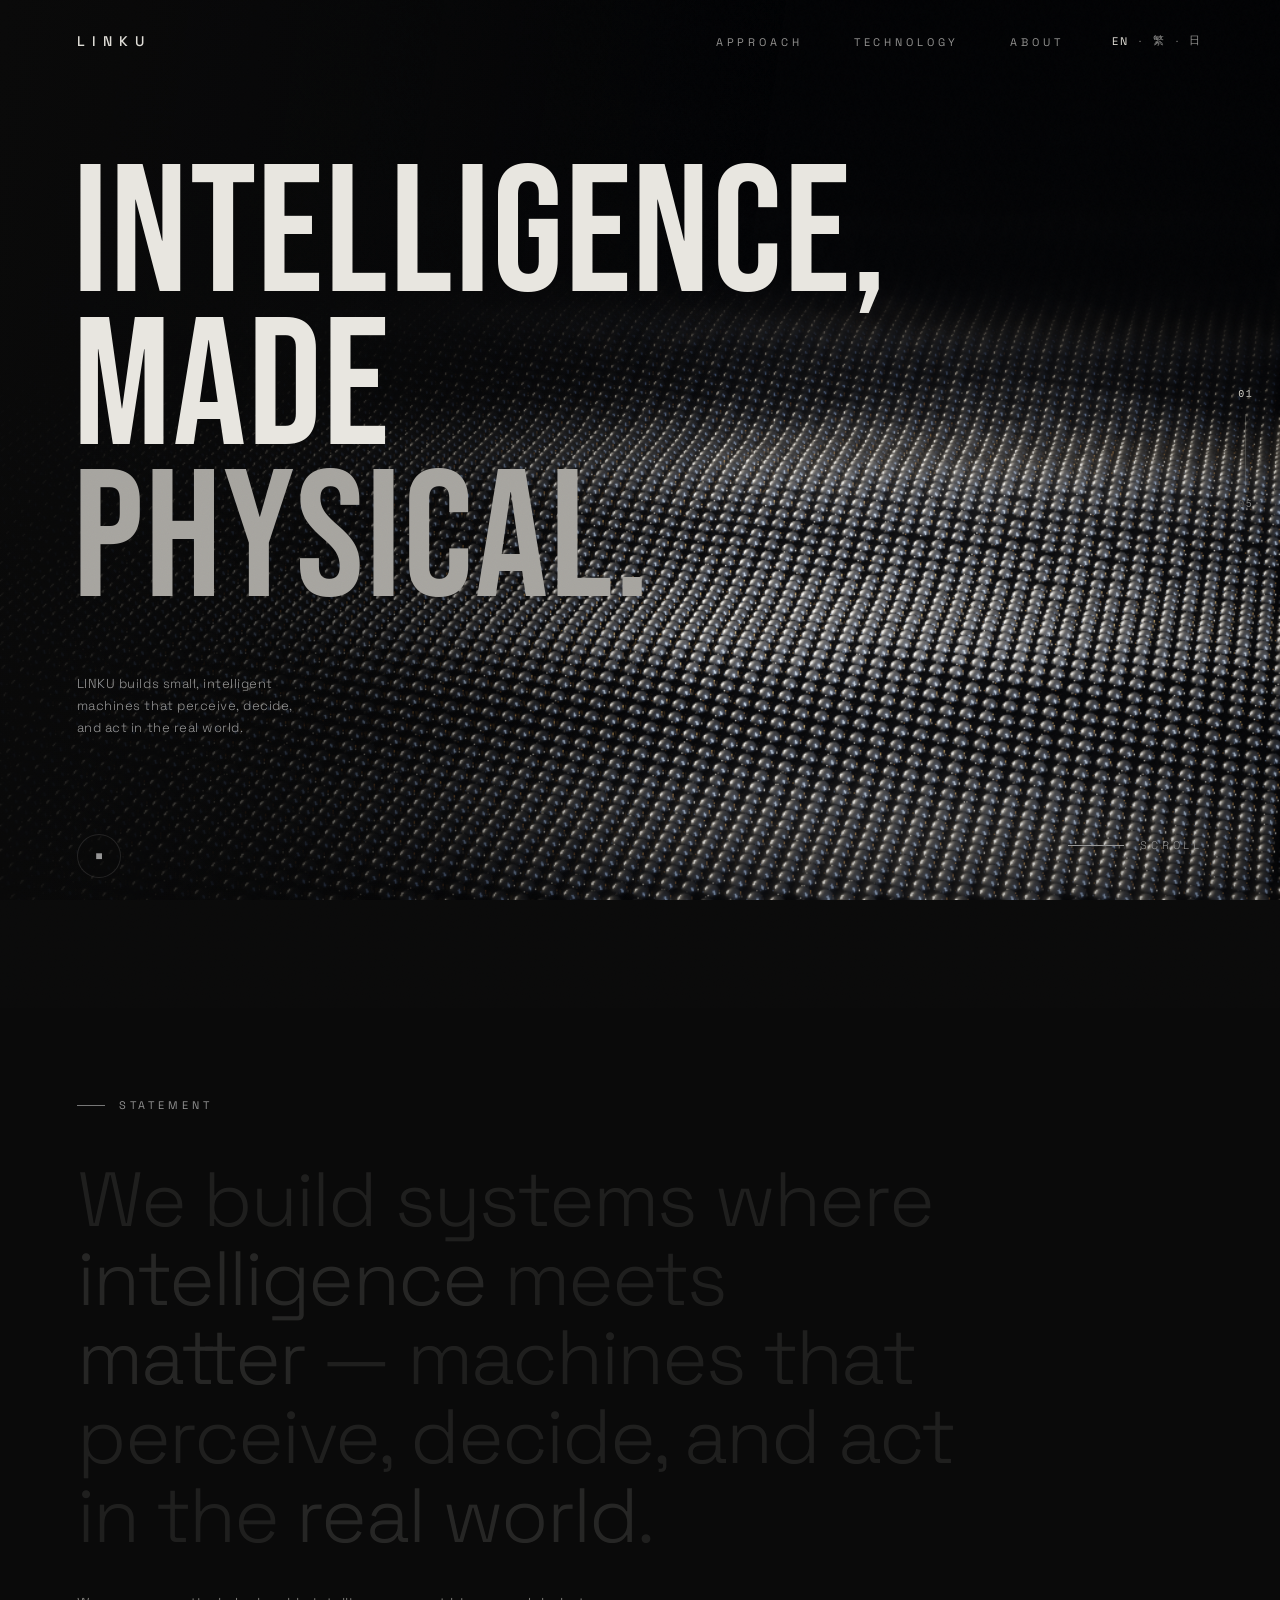
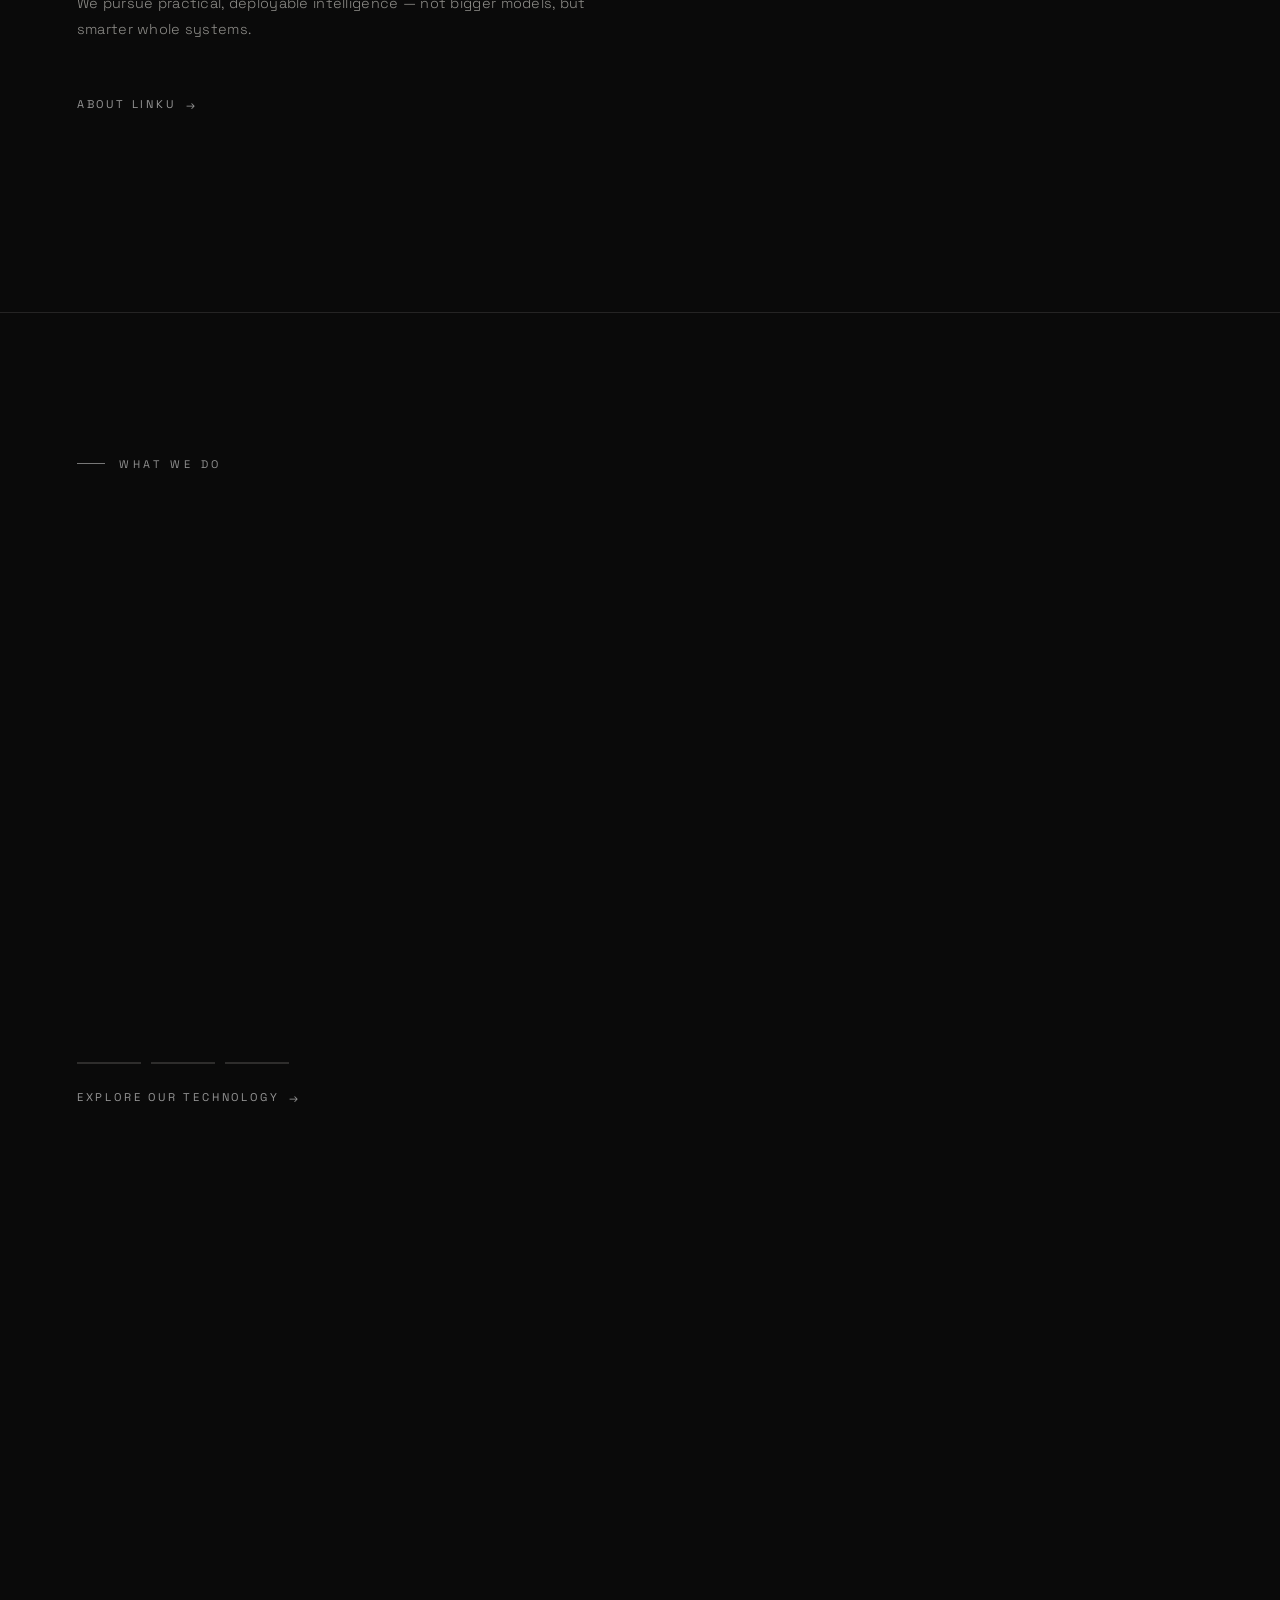
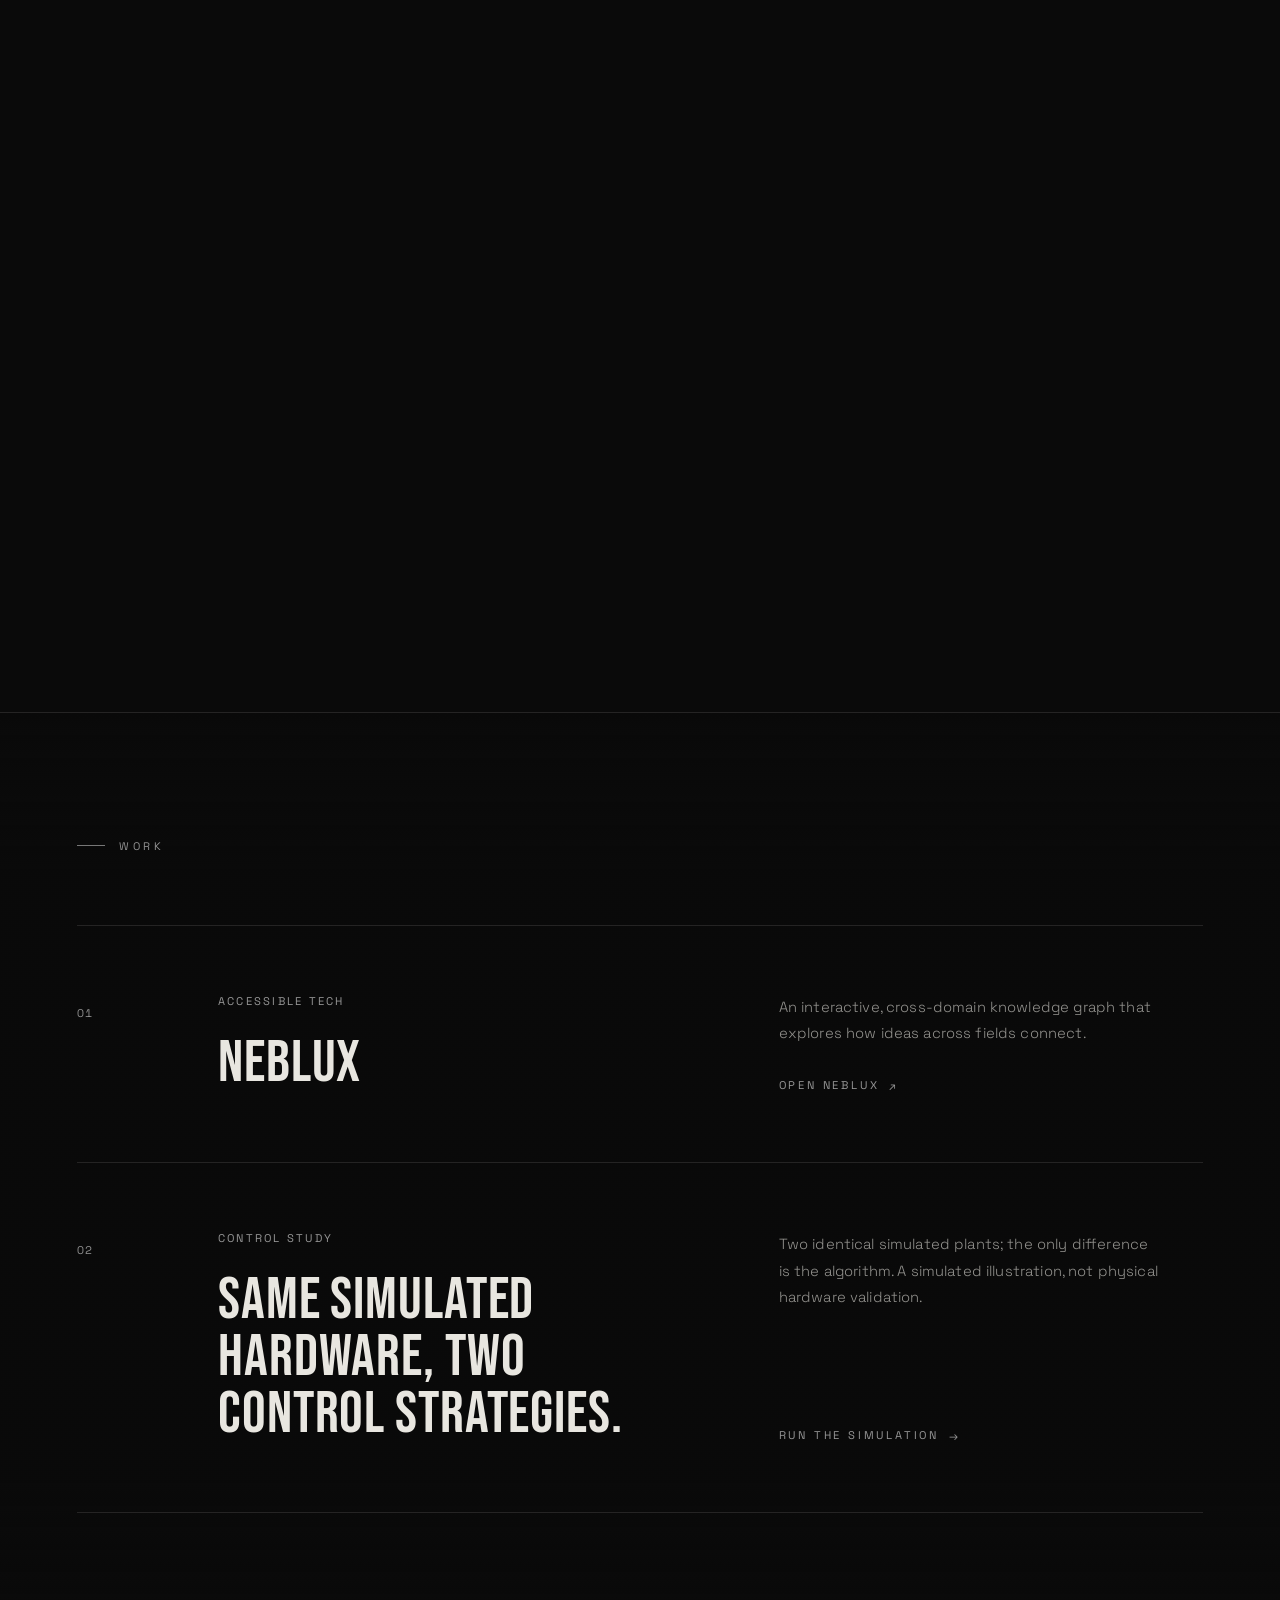
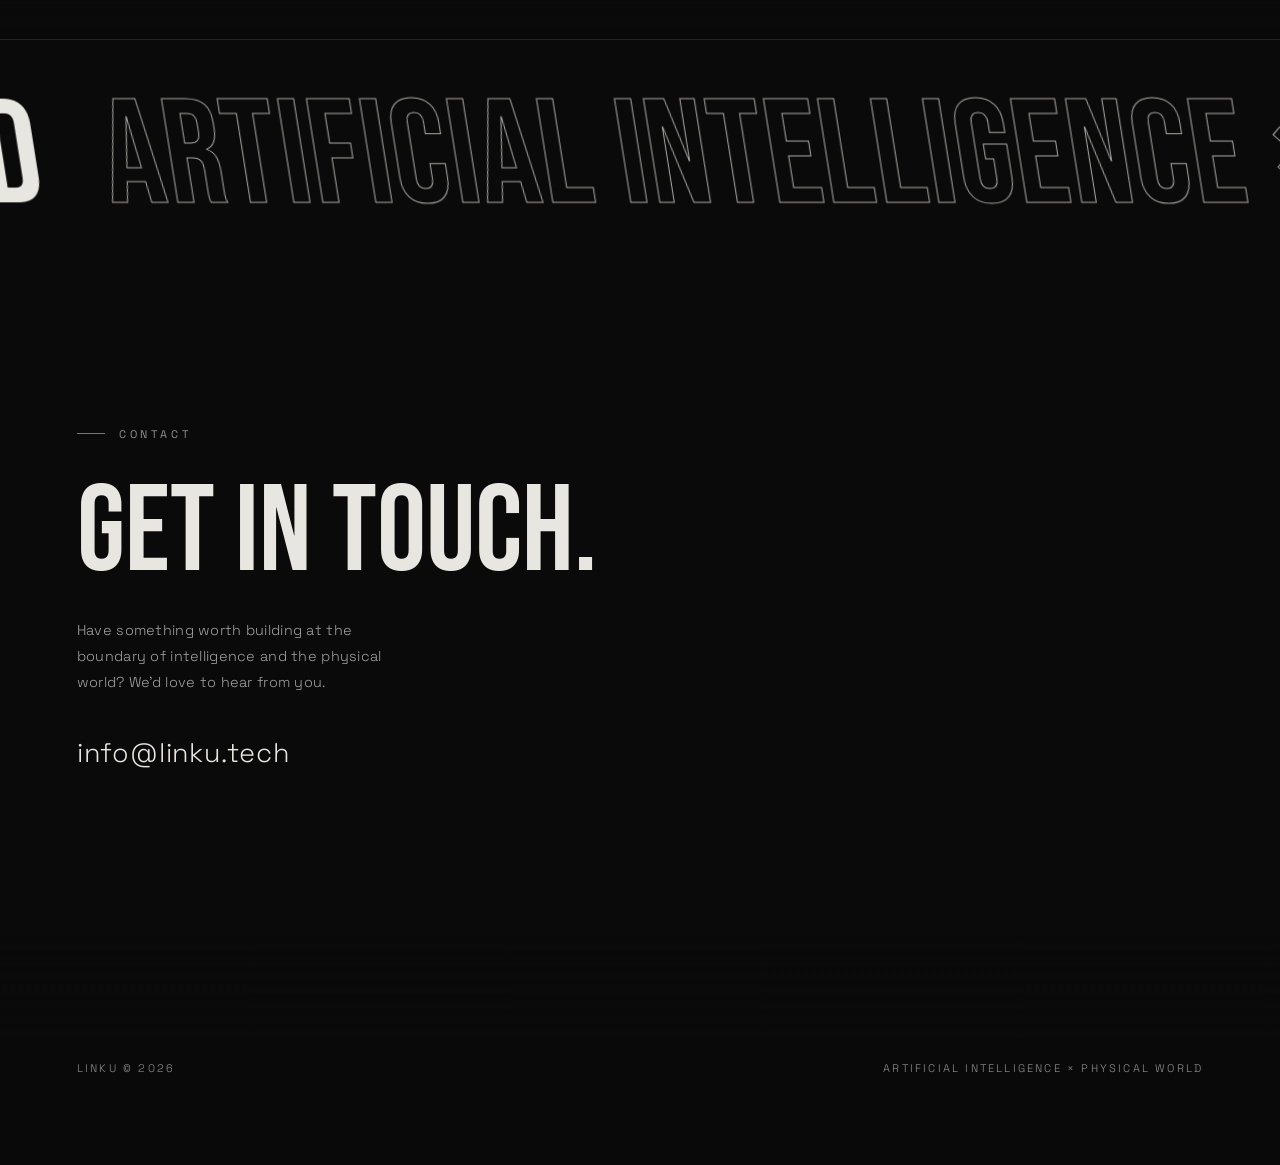
<file: index.html>
<!DOCTYPE html>
<html lang="en">

<head>
  <meta charset="UTF-8" />
  <meta name="viewport" content="width=device-width, initial-scale=1.0" />
  <meta name="theme-color" content="#0a0a0a" />

  <!-- Favicon -->
  <link rel="icon" href="/assets/icon-192.png?v=da5a1367" sizes="192x192" type="image/png" />
  <link rel="icon" href="/assets/icon-512.png?v=16fe1b22" sizes="512x512" type="image/png" />
  <link rel="icon" href="/favicon.ico?v=3fda32a6" sizes="16x16 32x32 48x48" type="image/x-icon" />
  <link rel="icon" href="/assets/favicon.svg?v=75b62a2c" sizes="any" type="image/svg+xml" />
  <link rel="apple-touch-icon" href="/apple-touch-icon.png?v=6493cd5e" sizes="180x180" />
  <title>LINKU — Intelligence, made physical.</title>
  <meta name="description"
    content="LINKU builds systems where intelligence meets the physical world — edge AI, control, and small intelligent machines that perceive, decide, and act in reality." />

  <!-- Canonical + language alternates -->
  <link rel="canonical" href="https://linku.tech/" />
  <link rel="alternate" hreflang="en" href="https://linku.tech/" />
  <link rel="alternate" hreflang="zh-Hant" href="https://linku.tech/zh/" />
  <link rel="alternate" hreflang="ja" href="https://linku.tech/ja/" />
  <link rel="alternate" hreflang="x-default" href="https://linku.tech/" />

  <!-- Open Graph -->
  <meta property="og:type" content="website" />
  <meta property="og:url" content="https://linku.tech/" />
  <meta property="og:site_name" content="LINKU" />
  <meta property="og:title" content="LINKU — Intelligence, made physical." />
  <meta property="og:description"
    content="At the boundary of artificial intelligence and the physical world." />
  <meta property="og:locale" content="en_US" />
  <meta property="og:locale:alternate" content="zh_TW" />
  <meta property="og:locale:alternate" content="ja_JP" />
  <meta property="og:image" content="https://linku.tech/assets/og-image.png?v=a35d9f51" />
  <meta property="og:image:width" content="1200" />
  <meta property="og:image:height" content="630" />
  <meta property="og:image:alt" content="LINKU — Intelligence, made physical." />

  <!-- Twitter -->
  <meta name="twitter:card" content="summary_large_image" />
  <meta name="twitter:title" content="LINKU — Intelligence, made physical." />
  <meta name="twitter:description" content="At the boundary of artificial intelligence and the physical world." />
  <meta name="twitter:image" content="https://linku.tech/assets/og-image.png?v=a35d9f51" />
  <meta name="twitter:image:alt" content="LINKU — Intelligence, made physical." />

  <link rel="preconnect" href="https://fonts.googleapis.com" />
  <link rel="preconnect" href="https://fonts.gstatic.com" crossorigin />
  <link href="https://fonts.googleapis.com/css2?family=Bebas+Neue&family=Space+Grotesk:wght@300;400;500&display=swap"
    rel="stylesheet" />

  <link rel="stylesheet" href="/assets/styles.css" />
  <script src="/assets/vt-gate.js"></script>

  <!-- Structured data: Organization + WebSite (entity disambiguation for search) -->
  <script type="application/ld+json">
  {
    "@context": "https://schema.org",
    "@graph": [
      {
        "@type": "Organization",
        "@id": "https://linku.tech/#org",
        "name": "LINKU",
        "alternateName": ["Linku Tech", "LINKU Tech"],
        "url": "https://linku.tech/",
        "logo": "https://linku.tech/assets/favicon.svg",
        "image": "https://linku.tech/assets/og-image.png?v=a35d9f51",
        "email": "info@linku.tech",
        "description": "LINKU is an early-stage technology venture building edge AI, control systems, and small, customizable intelligent machines. Its software–hardware co-design approach coordinates models, control, sensing, and hardware constraints around a defined task to pursue more useful task performance within comparable hardware limits.",
        "disambiguatingDescription": "An early-stage technology venture focused on edge AI, control, and intelligent machines built through software–hardware co-design.",
        "slogan": "Intelligence, made physical.",
        "foundingDate": "2026",
        "founder": { "@type": "Person", "name": "Riku" },
        "foundingLocation": { "@type": "Place", "name": "Taipei, Taiwan" },
        "location": {
          "@type": "Place",
          "address": { "@type": "PostalAddress", "addressLocality": "Taipei", "addressCountry": "TW" }
        },
        "knowsAbout": ["Edge AI", "Edge computing", "Control systems", "Robotics", "Embedded intelligence", "Hardware-software co-design"],
        "sameAs": [
          "https://github.com/linkuofficial",
          "https://neblux.linku.tech"
        ]
      },
      {
        "@type": "WebSite",
        "@id": "https://linku.tech/#website",
        "url": "https://linku.tech/",
        "name": "LINKU",
        "inLanguage": "en",
        "publisher": { "@id": "https://linku.tech/#org" }
      }
    ]
  }
  </script>
</head>

<body class="home">
  <a class="skip-link" href="#top">Skip to content</a>
  <canvas id="particles" aria-hidden="true" data-l-play="Play background animation" data-l-pause="Pause background animation"></canvas>
  <div class="cursor-ring" aria-hidden="true"></div>
  <div class="cursor-dot" aria-hidden="true"></div>

  <nav aria-label="Primary">
    <a href="#top" class="brand">LINKU</a>
    <div class="nav-right">
      <ul class="nav-links">
        <li><a href="#work">Approach</a></li>
        <li><a href="/technology/">Technology</a></li>
        <li><a href="/about/">About</a></li>
      </ul>
      <div class="lang-switch" aria-label="Language">
        <a href="/" class="active" hreflang="en" aria-current="page">EN</a>
        <span class="sep" aria-hidden="true">·</span>
        <a href="/zh/" hreflang="zh-Hant" lang="zh-Hant">繁</a>
        <span class="sep" aria-hidden="true">·</span>
        <a href="/ja/" hreflang="ja" lang="ja">日</a>
      </div>
    </div>
  </nav>

  <main class="wrap" id="top" tabindex="-1">

    <!-- HERO -->
    <header class="hero section-pad" data-screen-label="Hero">
      <h1 class="hero-title" aria-label="Intelligence, made physical.">
        <span class="l1" aria-hidden="true"><span class="c">I</span><span class="c">n</span><span class="c">t</span><span class="c">e</span><span class="c">l</span><span class="c">l</span><span class="c">i</span><span class="c">g</span><span class="c">e</span><span class="c">n</span><span class="c">c</span><span class="c">e</span><span class="c">,</span></span><br />
        <span class="l2" aria-hidden="true"><span class="c">m</span><span class="c">a</span><span class="c">d</span><span class="c">e</span></span><br />
        <span class="l3" aria-hidden="true"><span class="c">p</span><span class="c">h</span><span class="c">y</span><span class="c">s</span><span class="c">i</span><span class="c">c</span><span class="c">a</span><span class="c">l</span><span class="c">.</span></span>
      </h1>
      <p class="hero-sub">LINKU builds small, intelligent machines that perceive, decide, and act in the real world.</p>
      <div class="scroll-cue">
        <span class="bar"></span>
        <span>Scroll</span>
      </div>
    </header>

    <!-- STATEMENT -->
    <span id="statement" aria-hidden="true"></span>
    <section class="statement section-pad" id="work" data-screen-label="Statement">
      <div class="label reveal">Statement</div>
      <p class="statement-body">
        <span class="sg">We build systems where </span><span class="sg em">intelligence</span><span class="sg"> meets </span><span class="sg em">matter</span><span class="sg"> — machines that perceive, decide, and act in
          the </span><span class="sg em">real world</span><span class="sg">.</span>
      </p>
      <p class="statement-fact reveal">We pursue practical, deployable intelligence — not bigger models, but smarter whole systems.</p>
      <a class="more-link reveal" href="/about/" data-cursor="hover">About LINKU<span class="arrow">&#8594;</span></a>
    </section>

    <!-- PILLARS / WHAT WE DO -->
    <section class="pillars section-pad" id="pillars" data-screen-label="What We Do">
      <div class="pin-stage">
        <div class="label reveal">What We Do</div>
        <div class="pillar-list">
          <div class="pillar reveal">
            <div class="pillar-num">01</div>
            <div>
              <h2 class="pillar-title">Edge Intelligence</h2>
              <p class="pillar-tag">Mind in the machine.</p>
              <p class="pillar-desc">Inference and decisions run on the device itself, without a required cloud round trip.</p>
            </div>
          </div>
          <div class="pillar reveal">
            <div class="pillar-num">02</div>
            <div>
              <h2 class="pillar-title">Control &amp; Systems</h2>
              <p class="pillar-tag">Decision into motion.</p>
              <p class="pillar-desc">Sensing, estimation, and closed-loop control carry each decision through to actuation.</p>
            </div>
          </div>
          <div class="pillar reveal">
            <div class="pillar-num">03</div>
            <div>
              <h2 class="pillar-title">Intelligent Machines</h2>
              <p class="pillar-tag">Matter that thinks.</p>
              <p class="pillar-desc">Small, customizable machines, co-designed in software and hardware around a defined task.</p>
            </div>
          </div>
        </div>
        <a class="more-link reveal" href="/technology/" data-cursor="hover">Explore our technology<span class="arrow">&#8594;</span></a>
      </div>
    </section>

    <!-- WORK -->
    <section class="work section-pad" id="projects" data-screen-label="Work">
      <div class="label reveal">Work</div>
      <div class="work-list">
        <article class="work-item reveal">
          <div class="pillar-num">01</div>
          <div>
            <p class="work-kind">Accessible tech</p>
            <h2 class="work-title">Neblux</h2>
            <p class="work-desc">An interactive, cross-domain knowledge graph that explores how ideas across fields connect.</p>
            <a class="more-link" href="https://neblux.linku.tech" target="_blank" rel="noopener" data-cursor="hover">Open Neblux<span class="arrow">&#8599;</span></a>
          </div>
        </article>
        <article class="work-item reveal">
          <div class="pillar-num">02</div>
          <div>
            <p class="work-kind">Control study</p>
            <h2 class="work-title">Same simulated hardware, two control strategies.</h2>
            <p class="work-desc">Two identical simulated plants; the only difference is the algorithm. A simulated illustration, not physical hardware validation.</p>
            <a class="more-link" href="/technology/#proof" data-cursor="hover">Run the simulation<span class="arrow">&#8594;</span></a>
          </div>
        </article>
      </div>
    </section>

    <!-- MARQUEE: decorative echo of the footer line (aria-hidden; no new copy) -->
    <div class="marquee" aria-hidden="true">
      <div class="marquee-track">
        <span class="marquee-item">Artificial Intelligence &times; Physical World</span>
        <span class="marquee-item">Artificial Intelligence &times; Physical World</span>
        <span class="marquee-item">Artificial Intelligence &times; Physical World</span>
        <span class="marquee-item">Artificial Intelligence &times; Physical World</span>
      </div>
    </div>

    <!-- CONTACT -->
    <section class="contact section-pad" id="contact" data-screen-label="Contact">
      <div class="label reveal">Contact</div>
      <h2 class="contact-big reveal">Get in touch.</h2>
      <p class="contact-note reveal">Have something worth building at the boundary of intelligence and the physical
        world? We'd love to hear from you.</p>
      <div>
        <a class="contact-mail reveal" href="mailto:info@linku.tech" data-cursor="hover">info@linku.tech</a>
      </div>
      <footer>
        <span>LINKU &copy; 2026</span>
        <span>Artificial Intelligence &times; Physical World</span>
      </footer>
    </section>

  </main>

  <script src="/assets/render.js"></script>
  <script src="/assets/main.js"></script>

</body>

</html>
</file>
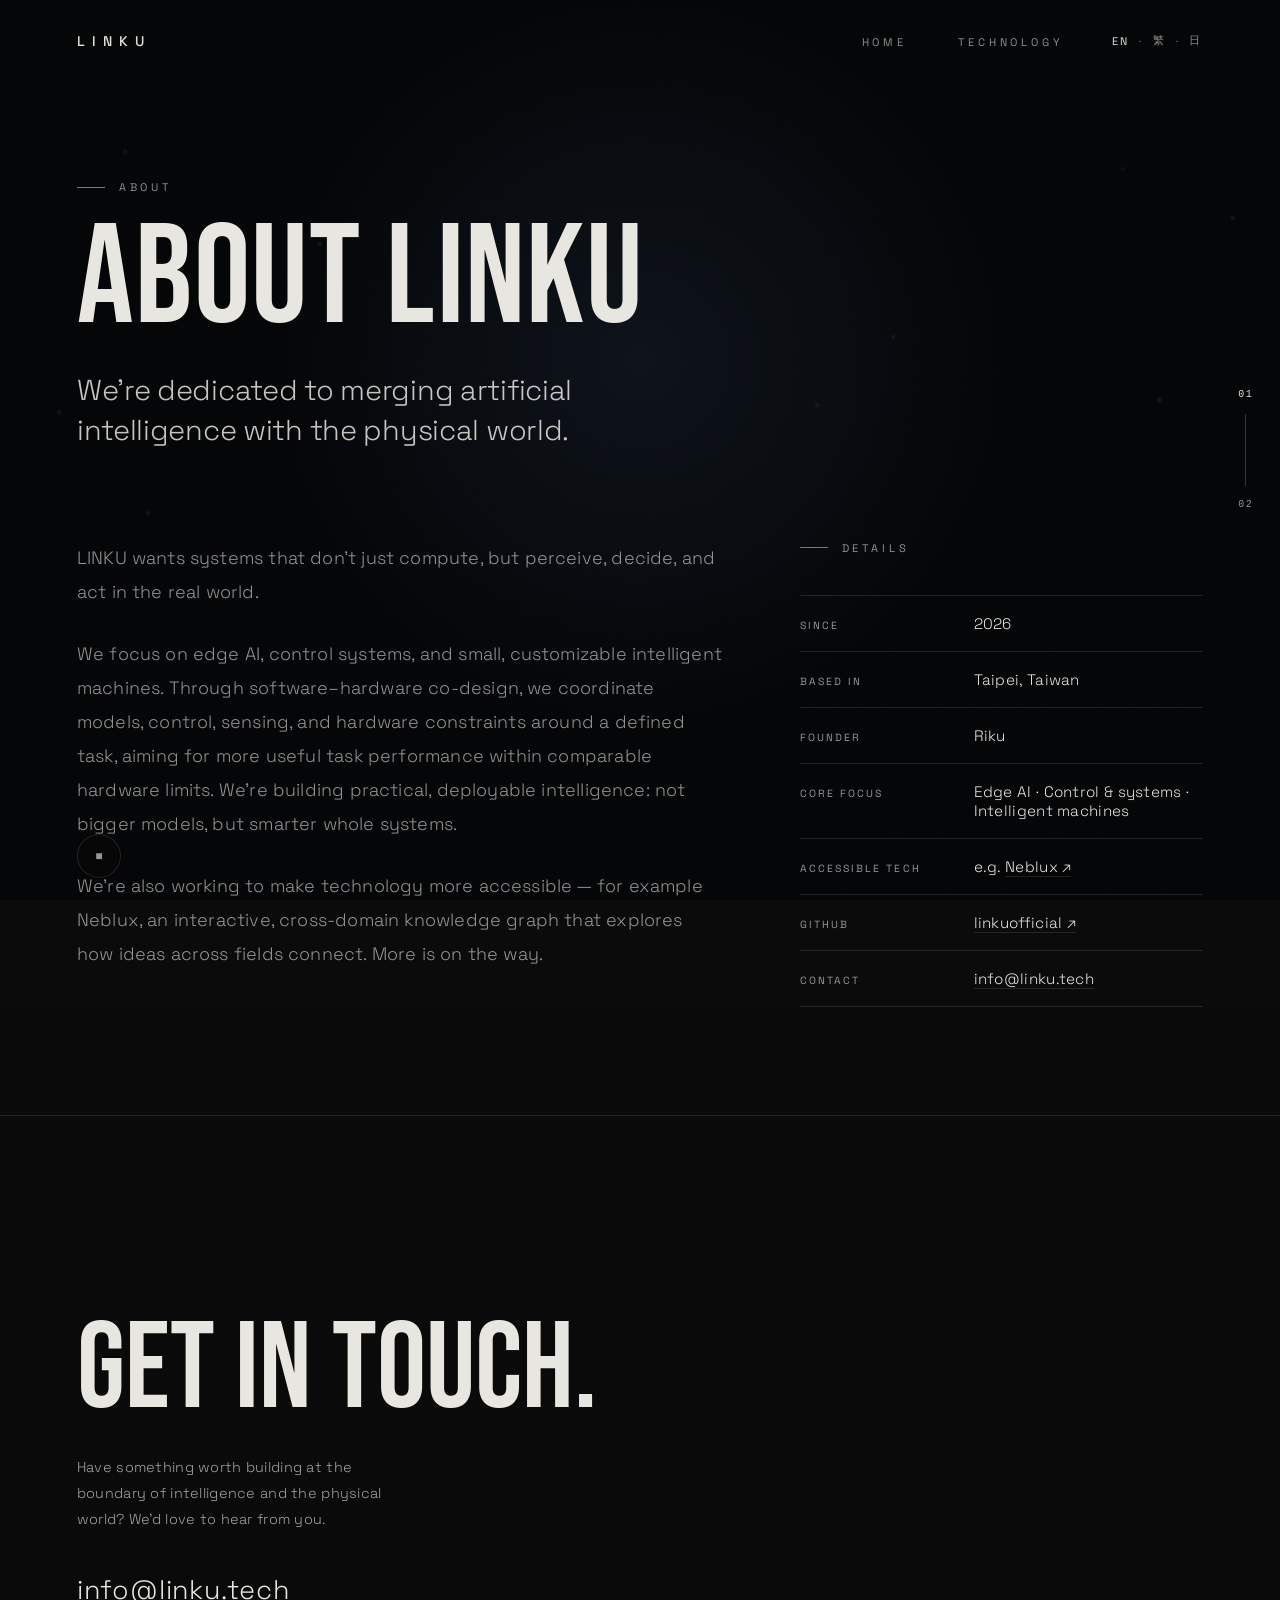
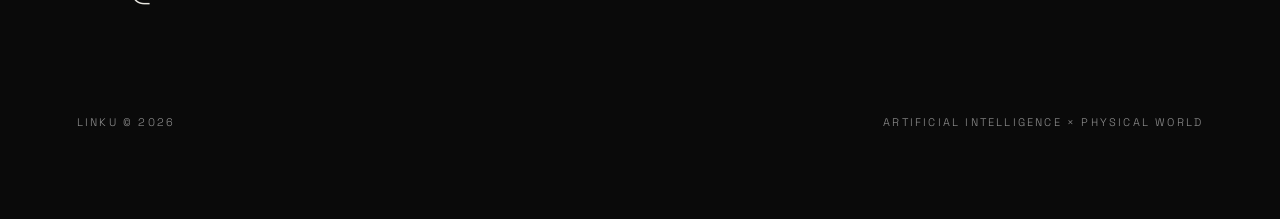
<file: about/index.html>
<!DOCTYPE html>
<html lang="en">

<head>
  <meta charset="UTF-8" />
  <meta name="viewport" content="width=device-width, initial-scale=1.0" />
  <meta name="theme-color" content="#0a0a0a" />

  <!-- Favicon -->
  <link rel="icon" href="/assets/icon-192.png?v=da5a1367" sizes="192x192" type="image/png" />
  <link rel="icon" href="/assets/icon-512.png?v=16fe1b22" sizes="512x512" type="image/png" />
  <link rel="icon" href="/favicon.ico?v=3fda32a6" sizes="16x16 32x32 48x48" type="image/x-icon" />
  <link rel="icon" href="/assets/favicon.svg?v=75b62a2c" sizes="any" type="image/svg+xml" />
  <link rel="apple-touch-icon" href="/apple-touch-icon.png?v=6493cd5e" sizes="180x180" />

  <title>About — LINKU (Linku Tech)</title>
  <meta name="description"
    content="LINKU (Linku Tech) is an early-stage technology venture building edge AI, control systems, and small intelligent machines through software–hardware co-design. Active since 2026, based in Taipei, Taiwan." />

  <!-- Canonical + language alternates -->
  <link rel="canonical" href="https://linku.tech/about/" />
  <link rel="alternate" hreflang="en" href="https://linku.tech/about/" />
  <link rel="alternate" hreflang="zh-Hant" href="https://linku.tech/zh/about/" />
  <link rel="alternate" hreflang="ja" href="https://linku.tech/ja/about/" />
  <link rel="alternate" hreflang="x-default" href="https://linku.tech/about/" />

  <!-- Open Graph -->
  <meta property="og:type" content="website" />
  <meta property="og:url" content="https://linku.tech/about/" />
  <meta property="og:site_name" content="LINKU" />
  <meta property="og:title" content="About — LINKU (Linku Tech)" />
  <meta property="og:description"
    content="An early-stage technology venture at the boundary of AI and the physical world — edge AI, control, and intelligent machines via software–hardware co-design." />
  <meta property="og:locale" content="en_US" />
  <meta property="og:locale:alternate" content="zh_TW" />
  <meta property="og:locale:alternate" content="ja_JP" />
  <meta property="og:image" content="https://linku.tech/assets/og-image.png?v=a35d9f51" />
  <meta property="og:image:width" content="1200" />
  <meta property="og:image:height" content="630" />
  <meta property="og:image:alt" content="LINKU — Intelligence, made physical." />

  <!-- Twitter -->
  <meta name="twitter:card" content="summary_large_image" />
  <meta name="twitter:title" content="About — LINKU (Linku Tech)" />
  <meta name="twitter:description"
    content="An early-stage technology venture building edge AI and small intelligent machines through software–hardware co-design." />
  <meta name="twitter:image" content="https://linku.tech/assets/og-image.png?v=a35d9f51" />
  <meta name="twitter:image:alt" content="LINKU — Intelligence, made physical." />

  <link rel="preconnect" href="https://fonts.googleapis.com" />
  <link rel="preconnect" href="https://fonts.gstatic.com" crossorigin />
  <link href="https://fonts.googleapis.com/css2?family=Bebas+Neue&family=Space+Grotesk:wght@300;400;500&display=swap"
    rel="stylesheet" />

  <link rel="stylesheet" href="/assets/styles.css" />
  <script src="/assets/vt-gate.js"></script>

  <!-- Structured data: Organization (enriched) + AboutPage -->
  <script type="application/ld+json">
  {
    "@context": "https://schema.org",
    "@graph": [
      {
        "@type": "Organization",
        "@id": "https://linku.tech/#org",
        "name": "LINKU",
        "alternateName": ["Linku Tech", "LINKU Tech"],
        "url": "https://linku.tech/",
        "logo": "https://linku.tech/assets/favicon.svg",
        "image": "https://linku.tech/assets/og-image.png?v=a35d9f51",
        "email": "info@linku.tech",
        "description": "LINKU is an early-stage technology venture building edge AI, control systems, and small, customizable intelligent machines. Its software–hardware co-design approach coordinates models, control, sensing, and hardware constraints around a defined task to pursue more useful task performance within comparable hardware limits.",
        "disambiguatingDescription": "An early-stage technology venture focused on edge AI, control, and intelligent machines built through software–hardware co-design.",
        "slogan": "Intelligence, made physical.",
        "foundingDate": "2026",
        "founder": { "@type": "Person", "name": "Riku" },
        "foundingLocation": { "@type": "Place", "name": "Taipei, Taiwan" },
        "location": {
          "@type": "Place",
          "address": { "@type": "PostalAddress", "addressLocality": "Taipei", "addressCountry": "TW" }
        },
        "knowsAbout": ["Edge AI", "Edge computing", "Control systems", "Robotics", "Embedded intelligence", "Hardware-software co-design"],
        "sameAs": [
          "https://github.com/linkuofficial",
          "https://neblux.linku.tech"
        ]
      },
      {
        "@type": "AboutPage",
        "@id": "https://linku.tech/about/#webpage",
        "url": "https://linku.tech/about/",
        "name": "About — LINKU",
        "inLanguage": "en",
        "about": { "@id": "https://linku.tech/#org" },
        "isPartOf": { "@id": "https://linku.tech/#website" }
      }
    ]
  }
  </script>
</head>

<body>
  <a class="skip-link" href="#top">Skip to content</a>
  <canvas id="particles" aria-hidden="true" data-l-play="Play background animation" data-l-pause="Pause background animation"></canvas>
  <div class="cursor-ring" aria-hidden="true"></div>
  <div class="cursor-dot" aria-hidden="true"></div>

  <nav aria-label="Primary">
    <a href="/" class="brand">LINKU</a>
    <div class="nav-right">
      <ul class="nav-links">
        <li><a href="/">Home</a></li>
        <li><a href="/technology/">Technology</a></li>
      </ul>
      <div class="lang-switch" aria-label="Language">
        <a href="/about/" class="active" hreflang="en" aria-current="page">EN</a>
        <span class="sep" aria-hidden="true">·</span>
        <a href="/zh/about/" hreflang="zh-Hant" lang="zh-Hant">繁</a>
        <span class="sep" aria-hidden="true">·</span>
        <a href="/ja/about/" hreflang="ja" lang="ja">日</a>
      </div>
    </div>
  </nav>

  <main class="wrap" id="top" tabindex="-1">

    <header class="about-head section-pad" data-screen-label="About">
      <div class="label">About</div>
      <h1 class="about-title">About LINKU</h1>
      <p class="about-lead">We're dedicated to merging artificial intelligence with the physical world.</p>
    </header>

    <div class="about-cols section-pad">
      <section class="about">
      <p class="about-body reveal">LINKU wants systems that don't just compute, but perceive, decide, and act in the real world.</p>
      <p class="about-body reveal">We focus on edge AI, control systems, and small, customizable intelligent machines. Through software–hardware co-design, we coordinate models, control, sensing, and hardware constraints around a defined task, aiming for more useful task performance within comparable hardware limits. We're building practical, deployable intelligence: not bigger models, but smarter whole systems.</p>
      <p class="about-body reveal">We're also working to make technology more accessible — for example Neblux, an interactive, cross-domain knowledge graph that explores how ideas across fields connect. More is on the way.</p>
    </section>

      <section class="about-details">
      <div class="label reveal">Details</div>
      <dl class="about-facts reveal">
        <div><dt>Since</dt><dd>2026</dd></div>
        <div><dt>Based in</dt><dd>Taipei, Taiwan</dd></div>
        <div><dt>Founder</dt><dd>Riku</dd></div>
        <div><dt>Core focus</dt><dd>Edge AI · Control &amp; systems · Intelligent machines</dd></div>
        <div><dt>Accessible tech</dt><dd>e.g. <a href="https://neblux.linku.tech" target="_blank" rel="noopener" data-cursor="hover">Neblux &#8599;</a></dd></div>
        <div><dt>GitHub</dt><dd><a href="https://github.com/linkuofficial" target="_blank" rel="noopener" data-cursor="hover">linkuofficial &#8599;</a></dd></div>
        <div><dt>Contact</dt><dd><a href="mailto:info@linku.tech" data-cursor="hover">info@linku.tech</a></dd></div>
      </dl>
    </section>
    </div>

    <section class="contact section-pad" id="contact" data-screen-label="Contact">
      <h2 class="contact-big reveal">Get in touch.</h2>
      <p class="contact-note reveal">Have something worth building at the boundary of intelligence and the physical world? We'd love to hear from you.</p>
      <div>
        <a class="contact-mail reveal" href="mailto:info@linku.tech" data-cursor="hover">info@linku.tech</a>
      </div>
      <footer>
        <span>LINKU &copy; 2026</span>
        <span>Artificial Intelligence &times; Physical World</span>
      </footer>
    </section>

  </main>

  <script src="/assets/render.js"></script>
  <script src="/assets/main.js"></script>

</body>

</html>
</file>
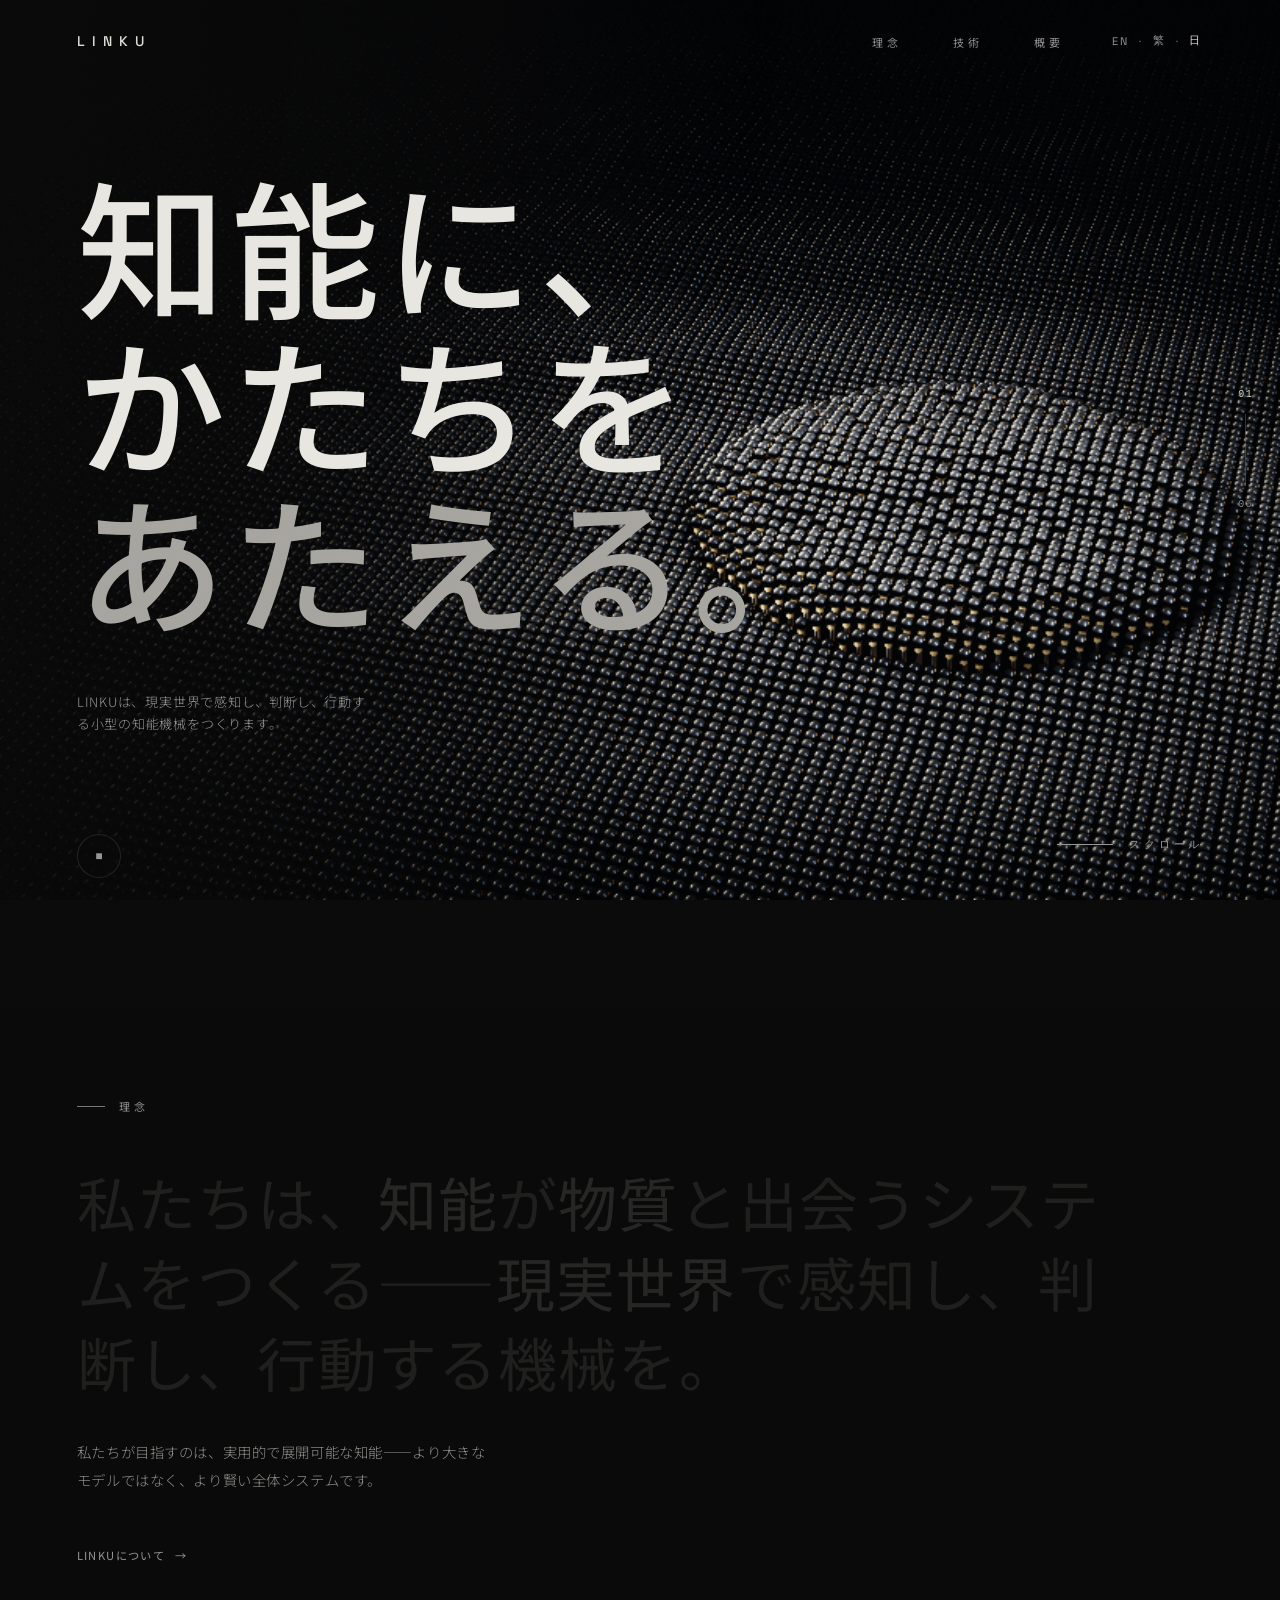
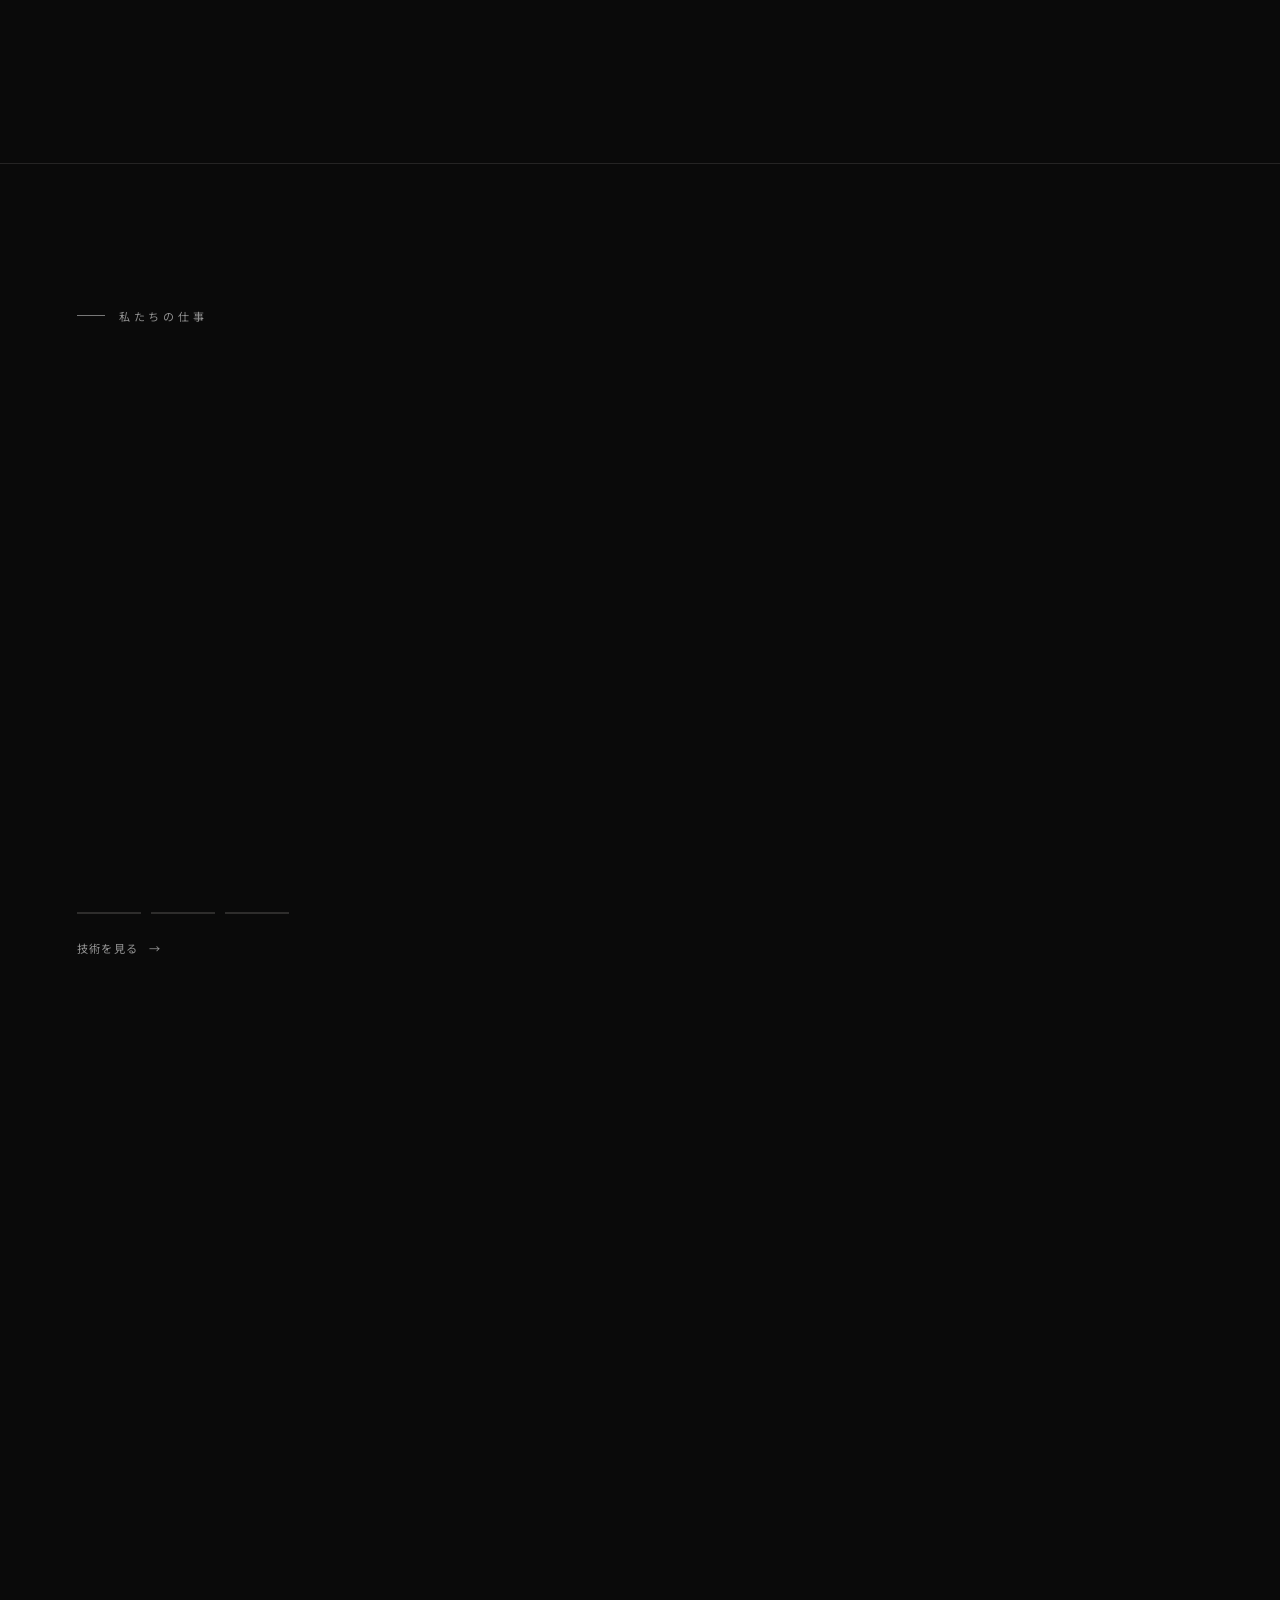
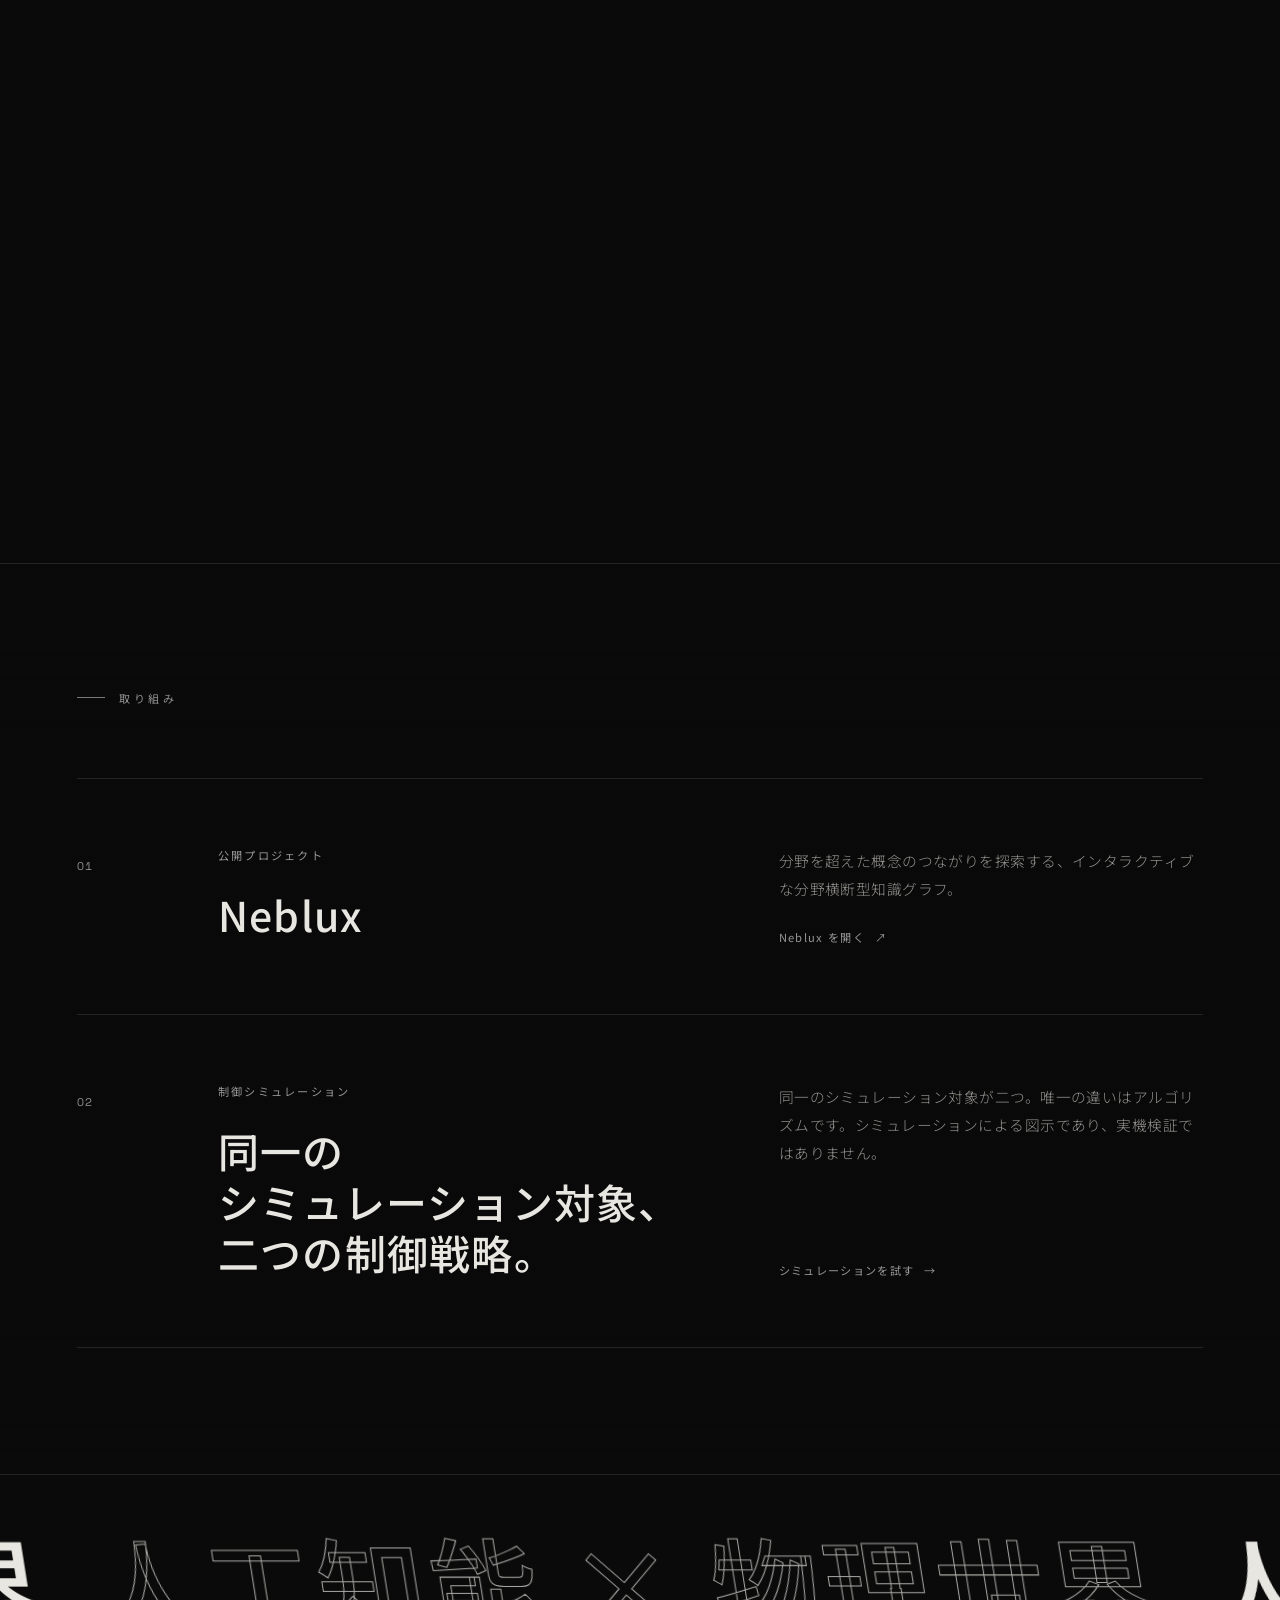
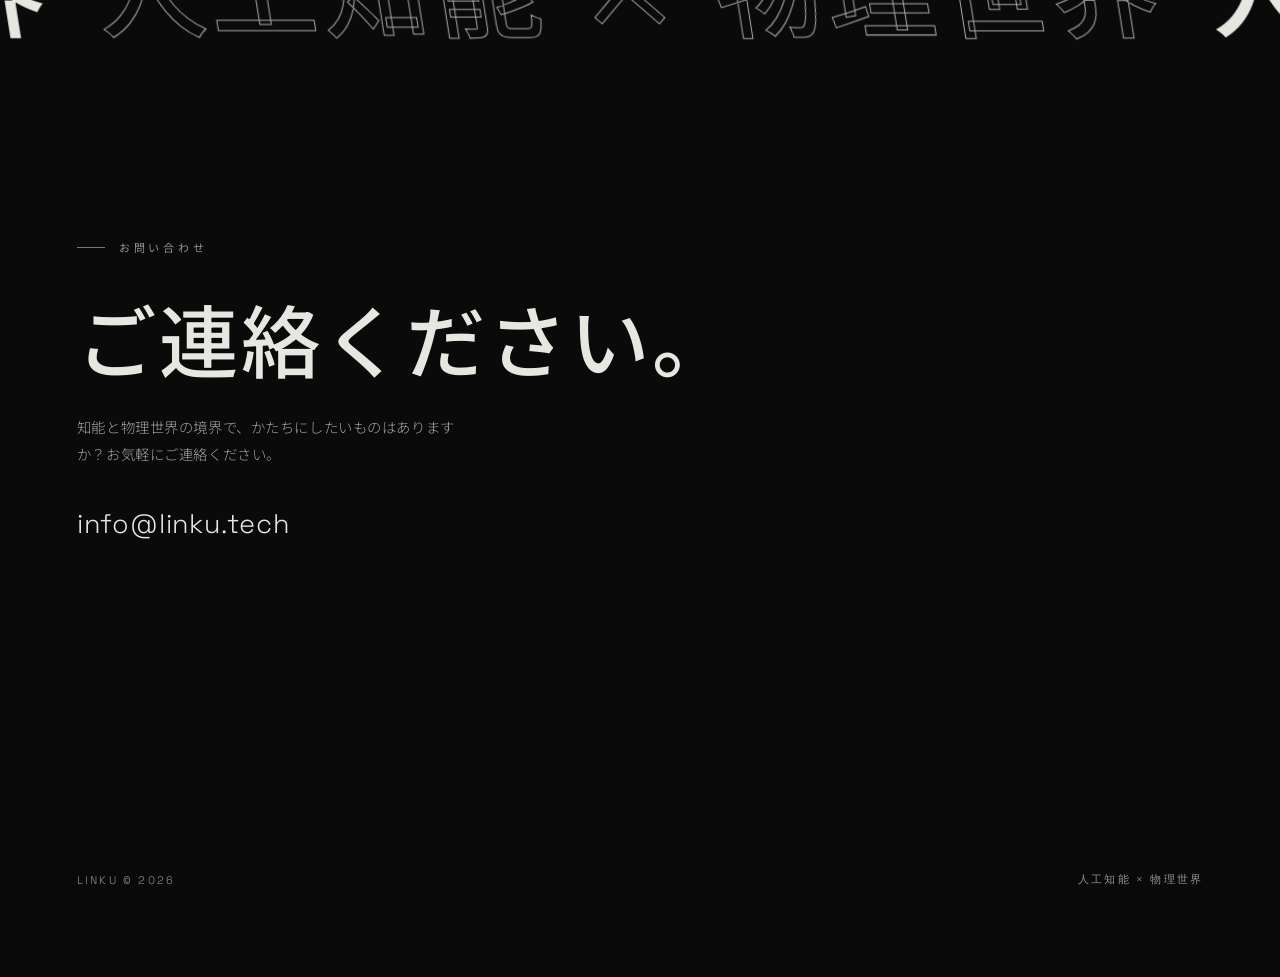
<file: ja/index.html>
<!DOCTYPE html>
<html lang="ja">

<head>
  <meta charset="UTF-8" />
  <meta name="viewport" content="width=device-width, initial-scale=1.0" />
  <meta name="theme-color" content="#0a0a0a" />

  <!-- Favicon -->
  <link rel="icon" href="/assets/icon-192.png?v=da5a1367" sizes="192x192" type="image/png" />
  <link rel="icon" href="/assets/icon-512.png?v=16fe1b22" sizes="512x512" type="image/png" />
  <link rel="icon" href="/favicon.ico?v=3fda32a6" sizes="16x16 32x32 48x48" type="image/x-icon" />
  <link rel="icon" href="/assets/favicon.svg?v=75b62a2c" sizes="any" type="image/svg+xml" />
  <link rel="apple-touch-icon" href="/apple-touch-icon.png?v=6493cd5e" sizes="180x180" />
  <!-- 日本語コピーは AI による校正済み。公開前にネイティブによる最終確認を推奨します。 -->
  <title>LINKU — 知能に、かたちをあたえる</title>
  <meta name="description"
    content="LINKUは知能と物理世界が出会うシステムをつくります——エッジAI、制御、そして感知し、判断し、行動する小型の知能機械。" />

  <!-- Canonical + language alternates -->
  <link rel="canonical" href="https://linku.tech/ja/" />
  <link rel="alternate" hreflang="en" href="https://linku.tech/" />
  <link rel="alternate" hreflang="zh-Hant" href="https://linku.tech/zh/" />
  <link rel="alternate" hreflang="ja" href="https://linku.tech/ja/" />
  <link rel="alternate" hreflang="x-default" href="https://linku.tech/" />

  <!-- Open Graph -->
  <meta property="og:type" content="website" />
  <meta property="og:url" content="https://linku.tech/ja/" />
  <meta property="og:site_name" content="LINKU" />
  <meta property="og:title" content="LINKU — 知能に、かたちをあたえる" />
  <meta property="og:description" content="人工知能と物理世界の境界で。" />
  <meta property="og:locale" content="ja_JP" />
  <meta property="og:locale:alternate" content="en_US" />
  <meta property="og:locale:alternate" content="zh_TW" />
  <meta property="og:image" content="https://linku.tech/assets/og-image.png?v=a35d9f51" />
  <meta property="og:image:width" content="1200" />
  <meta property="og:image:height" content="630" />
  <meta property="og:image:alt" content="LINKU — 知能に、かたちをあたえる" />

  <!-- Twitter -->
  <meta name="twitter:card" content="summary_large_image" />
  <meta name="twitter:title" content="LINKU — 知能に、かたちをあたえる" />
  <meta name="twitter:description" content="人工知能と物理世界の境界で。" />
  <meta name="twitter:image" content="https://linku.tech/assets/og-image.png?v=a35d9f51" />
  <meta name="twitter:image:alt" content="LINKU — 知能に、かたちをあたえる" />

  <link rel="preconnect" href="https://fonts.googleapis.com" />
  <link rel="preconnect" href="https://fonts.gstatic.com" crossorigin />
  <link href="https://fonts.googleapis.com/css2?family=Bebas+Neue&family=Space+Grotesk:wght@300;400;500&display=swap"
    rel="stylesheet" />
  <!-- Noto Sans JP, subset to only the kana/kanji that appear on this page.
       If you add/change Japanese copy, update the &text= string below;
       any missing glyph quietly falls back to the system CJK font (no broken layout). -->
  <link
    href="https://fonts.googleapis.com/css2?family=Noto+Sans+JP:wght@400;500&text=%E6%9C%AC%E6%96%87%E3%81%B8%E7%A7%BB%E5%8B%95%20LINKU%E7%90%86%E5%BF%B5%E6%8A%80%E8%A1%93%E6%A6%82%E8%A6%81E%C2%B7%E7%B9%81%E6%97%A5%E7%9F%A5%E8%83%BD%E3%81%AB%E3%80%81%E3%81%8B%E3%81%9F%E3%81%A1%E3%82%92%E3%81%82%E3%81%88%E3%82%8B%E3%80%82%E3%81%AF%E7%8F%BE%E5%AE%9F%E4%B8%96%E7%95%8C%E3%81%A7%E6%84%9F%E3%81%97%E5%88%A4%E6%96%AD%E8%A1%8C%E3%81%99%E5%B0%8F%E5%9E%8B%E3%81%AE%E6%A9%9F%E6%A2%B0%E3%81%A4%E3%81%8F%E3%82%8A%E3%81%BE%E3%82%B9%E3%82%AF%E3%83%AD%E3%83%BC%E3%83%AB%E7%A7%81%E3%81%8C%E7%89%A9%E8%B3%AA%E3%81%A8%E5%87%BA%E4%BC%9A%E3%81%86%E3%82%B7%E3%83%86%E3%83%A0%E2%80%94%E7%9B%AE%E6%8C%87%E7%94%A8%E7%9A%84%E5%B1%95%E9%96%8B%E5%8F%AF%E3%81%AA%E3%82%88%E5%A4%A7%E3%81%8D%E3%83%A2%E3%83%87%E8%B3%A2%E3%81%84%E5%85%A8%E4%BD%93%E3%81%A6%E2%86%92%E4%BB%95%E4%BA%8B01%E3%82%A8%E3%83%83%E3%82%B8A%E4%B8%AD%E6%80%A7%E6%8E%A8%E8%AB%96%E5%99%A8%E4%B8%8A%E3%83%A9%E3%82%A6%E3%83%89%E5%BE%80%E5%BE%A9%E5%BF%85%E9%A0%88%E3%81%9B%E3%82%932%E5%88%B6%E5%BE%A1%E3%82%BB%E3%83%B3%E3%82%B0%E5%AE%9A%E9%96%89%E3%83%97%E9%9A%9B%E4%BD%9C%E3%81%923%E8%80%83%E6%98%8E%E7%A2%BA%E8%AA%B2%E9%A1%8C%E5%BF%83%E3%83%8F%E3%82%A7%E3%82%A2%E3%82%BD%E3%83%95%E3%83%88%E5%8D%94%E8%AA%BF%E8%A8%AD%E8%A8%88%E3%82%AB%E3%82%BF%E3%83%9E%E3%82%A4%E3%82%BA%E8%A6%8B%E5%8F%96%E7%B5%84%E3%81%BF%E5%85%ACeblux%E5%88%86%E9%87%8E%E8%B6%85%E6%8E%A2%E7%B4%A2%E3%82%A3%E3%83%96%E6%A8%AA%E8%AD%98%E2%86%97%E3%83%9F%E3%83%A5%E3%83%AC%E3%83%A7%E5%90%8C%E4%B8%80%E5%AF%BE%E8%B1%A1%E4%BA%8C%E6%88%A6%E7%95%A5%E5%94%AF%E9%81%95%E3%82%B4%E3%83%AA%E5%9B%B3%E7%A4%BA%E6%A4%9C%E8%A8%BC%E8%A9%A6%E3%81%8A%E5%95%8F%E5%90%88%E3%82%8F%E3%81%94%E9%80%A3%E7%B5%A1%E3%81%A0%E3%81%95%E5%A2%83%E3%82%82%EF%BC%9F%E6%B0%97%E8%BB%BDinfo%40k.tch%C2%A96%E4%BA%BA%E5%B7%A5%C3%97&display=swap"
    rel="stylesheet" />

  <link rel="stylesheet" href="/assets/styles.css" />
  <script src="/assets/vt-gate.js"></script>

  <!-- Structured data: Organization + WebSite (entity disambiguation for search) -->
  <script type="application/ld+json">
  {
    "@context": "https://schema.org",
    "@graph": [
      {
        "@type": "Organization",
        "@id": "https://linku.tech/#org",
        "name": "LINKU",
        "alternateName": ["Linku Tech", "LINKU Tech"],
        "url": "https://linku.tech/",
        "logo": "https://linku.tech/assets/favicon.svg",
        "image": "https://linku.tech/assets/og-image.png?v=a35d9f51",
        "email": "info@linku.tech",
        "description": "LINKUは、エッジAI、制御システム、小型でカスタマイズ可能な知能機械をつくる初期段階のプロジェクトです。協調設計により、明確な課題を中心にモデル、制御、センシング、ハードウェアの制約を調整し、同等の条件でより有用な課題性能を引き出すことを目指します。",
        "disambiguatingDescription": "エッジAI・制御・知能機械に注力し、ハードウェアとソフトウェアの協調設計で開発を行う初期段階のテクノロジープロジェクト。",
        "slogan": "知能に、かたちをあたえる",
        "foundingDate": "2026",
        "founder": { "@type": "Person", "name": "Riku" },
        "foundingLocation": { "@type": "Place", "name": "Taipei, Taiwan" },
        "location": {
          "@type": "Place",
          "address": { "@type": "PostalAddress", "addressLocality": "Taipei", "addressCountry": "TW" }
        },
        "knowsAbout": ["エッジAI", "エッジコンピューティング", "制御システム", "ロボティクス", "組み込み知能", "ハードウェア・ソフトウェア協調設計"],
        "sameAs": [
          "https://github.com/linkuofficial",
          "https://neblux.linku.tech"
        ]
      },
      {
        "@type": "WebSite",
        "@id": "https://linku.tech/#website",
        "url": "https://linku.tech/",
        "name": "LINKU",
        "inLanguage": "ja",
        "publisher": { "@id": "https://linku.tech/#org" }
      }
    ]
  }
  </script>
</head>

<body class="home">
  <a class="skip-link" href="#top">本文へ移動</a>
  <canvas id="particles" aria-hidden="true" data-l-play="背景アニメーションを再生" data-l-pause="背景アニメーションを停止"></canvas>
  <div class="cursor-ring" aria-hidden="true"></div>
  <div class="cursor-dot" aria-hidden="true"></div>

  <nav aria-label="メインナビゲーション">
    <a href="#top" class="brand">LINKU</a>
    <div class="nav-right">
      <ul class="nav-links">
        <li><a href="#work">理念</a></li>
        <li><a href="/ja/technology/">技術</a></li>
        <li><a href="/ja/about/">概要</a></li>
      </ul>
      <div class="lang-switch" aria-label="言語">
        <a href="/" hreflang="en" lang="en">EN</a>
        <span class="sep" aria-hidden="true">·</span>
        <a href="/zh/" hreflang="zh-Hant" lang="zh-Hant">繁</a>
        <span class="sep" aria-hidden="true">·</span>
        <a href="/ja/" class="active" hreflang="ja" aria-current="page">日</a>
      </div>
    </div>
  </nav>

  <main class="wrap" id="top" tabindex="-1">

    <!-- HERO -->
    <header class="hero section-pad" data-screen-label="Hero">
      <h1 class="hero-title" aria-label="知能に、かたちをあたえる。">
        <span class="l1" aria-hidden="true"><span class="c">知</span><span class="c">能</span><span class="c">に</span><span class="c">、</span></span><br />
        <span class="l2" aria-hidden="true"><span class="c">か</span><span class="c">た</span><span class="c">ち</span><span class="c">を</span></span><br />
        <span class="l3" aria-hidden="true"><span class="c">あ</span><span class="c">た</span><span class="c">え</span><span class="c">る</span><span class="c">。</span></span>
      </h1>
      <p class="hero-sub">LINKUは、現実世界で感知し、判断し、行動する小型の知能機械をつくります。</p>
      <div class="scroll-cue">
        <span class="bar"></span>
        <span>スクロール</span>
      </div>
    </header>

    <!-- STATEMENT -->
    <span id="statement" aria-hidden="true"></span>
    <section class="statement section-pad" id="work" data-screen-label="Statement">
      <div class="label reveal">理念</div>
      <p class="statement-body"><span class="sg">私たちは、</span><span class="sg em">知能</span><span class="sg">が</span><span class="sg em">物質</span><span class="sg">と出会うシステムをつくる——</span><span class="sg em">現実世界</span><span class="sg">で感知し、判断し、行動する機械を。</span></p>
      <p class="statement-fact reveal">私たちが目指すのは、実用的で展開可能な知能——より大きなモデルではなく、より賢い全体システムです。</p>
      <a class="more-link reveal" href="/ja/about/" data-cursor="hover">LINKUについて<span class="arrow">&#8594;</span></a>
    </section>

    <!-- PILLARS / WHAT WE DO -->
    <section class="pillars section-pad" id="pillars" data-screen-label="What We Do">
      <div class="pin-stage">
        <div class="label reveal">私たちの仕事</div>
        <div class="pillar-list">
          <div class="pillar reveal">
            <div class="pillar-num">01</div>
            <div>
              <h2 class="pillar-title">エッジAI</h2>
              <p class="pillar-tag">機械の中の知性。</p>
              <p class="pillar-desc">推論と判断を機器上で実行し、クラウドとの往復を必須としません。</p>
            </div>
          </div>
          <div class="pillar reveal">
            <div class="pillar-num">02</div>
            <div>
              <h2 class="pillar-title">制御とシステム</h2>
              <p class="pillar-tag">判断を、動きへ。</p>
              <p class="pillar-desc">センシング、推定、閉ループ制御で、判断を実際の動作へつなげます。</p>
            </div>
          </div>
          <div class="pillar reveal">
            <div class="pillar-num">03</div>
            <div>
              <h2 class="pillar-title">知能機械</h2>
              <p class="pillar-tag">考える物質。</p>
              <p class="pillar-desc">明確な課題を中心に、ハードウェアとソフトウェアの協調設計でつくる、小型でカスタマイズ可能な機械。</p>
            </div>
          </div>
        </div>
        <a class="more-link reveal" href="/ja/technology/" data-cursor="hover">技術を見る<span class="arrow">&#8594;</span></a>
      </div>
    </section>

    <!-- WORK（以下の日本語は AI による草稿です。公開前にネイティブによる確認を推奨します。） -->
    <section class="work section-pad" id="projects" data-screen-label="Work">
      <div class="label reveal">取り組み</div>
      <div class="work-list">
        <article class="work-item reveal">
          <div class="pillar-num">01</div>
          <div>
            <p class="work-kind">公開プロジェクト</p>
            <h2 class="work-title">Neblux</h2>
            <p class="work-desc">分野を超えた概念のつながりを探索する、インタラクティブな分野横断型知識グラフ。</p>
            <a class="more-link" href="https://neblux.linku.tech" target="_blank" rel="noopener" data-cursor="hover">Neblux を開く<span class="arrow">&#8599;</span></a>
          </div>
        </article>
        <article class="work-item reveal">
          <div class="pillar-num">02</div>
          <div>
            <p class="work-kind">制御シミュレーション</p>
            <h2 class="work-title">同一のシミュレーション対象、二つの制御戦略。</h2>
            <p class="work-desc">同一のシミュレーション対象が二つ。唯一の違いはアルゴリズムです。シミュレーションによる図示であり、実機検証ではありません。</p>
            <a class="more-link" href="/ja/technology/#proof" data-cursor="hover">シミュレーションを試す<span class="arrow">&#8594;</span></a>
          </div>
        </article>
      </div>
    </section>

    <!-- MARQUEE: decorative echo of the footer line (aria-hidden; no new copy) -->
    <div class="marquee" aria-hidden="true">
      <div class="marquee-track">
        <span class="marquee-item">人工知能 &times; 物理世界</span>
        <span class="marquee-item">人工知能 &times; 物理世界</span>
        <span class="marquee-item">人工知能 &times; 物理世界</span>
        <span class="marquee-item">人工知能 &times; 物理世界</span>
        <span class="marquee-item">人工知能 &times; 物理世界</span>
        <span class="marquee-item">人工知能 &times; 物理世界</span>
        <span class="marquee-item">人工知能 &times; 物理世界</span>
        <span class="marquee-item">人工知能 &times; 物理世界</span>
      </div>
    </div>

    <!-- CONTACT -->
    <section class="contact section-pad" id="contact" data-screen-label="Contact">
      <div class="label reveal">お問い合わせ</div>
      <h2 class="contact-big reveal">ご連絡ください。</h2>
      <p class="contact-note reveal">知能と物理世界の境界で、かたちにしたいものはありますか？お気軽にご連絡ください。</p>
      <div>
        <a class="contact-mail reveal" href="mailto:info@linku.tech" data-cursor="hover">info@linku.tech</a>
      </div>
      <footer>
        <span>LINKU &copy; 2026</span>
        <span>人工知能 &times; 物理世界</span>
      </footer>
    </section>

  </main>

  <script src="/assets/render.js"></script>
  <script src="/assets/main.js"></script>

</body>

</html>
</file>
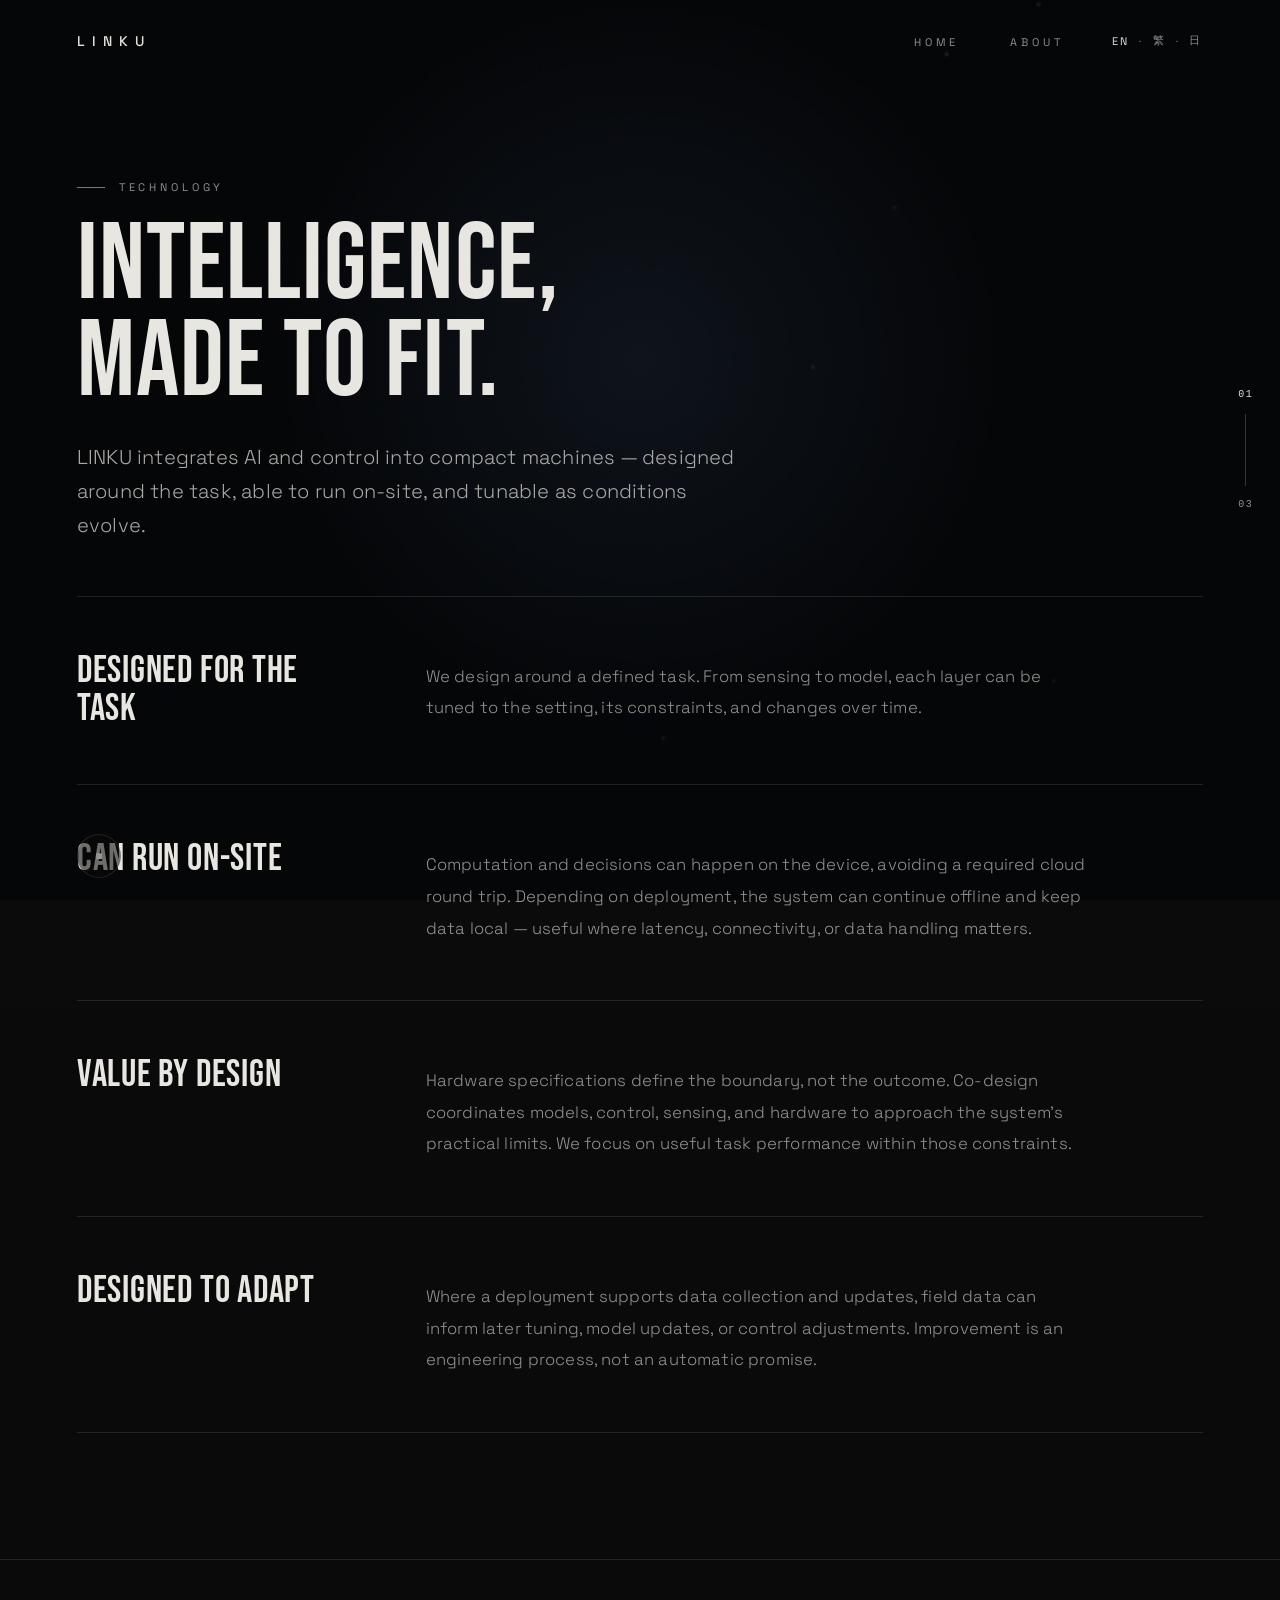
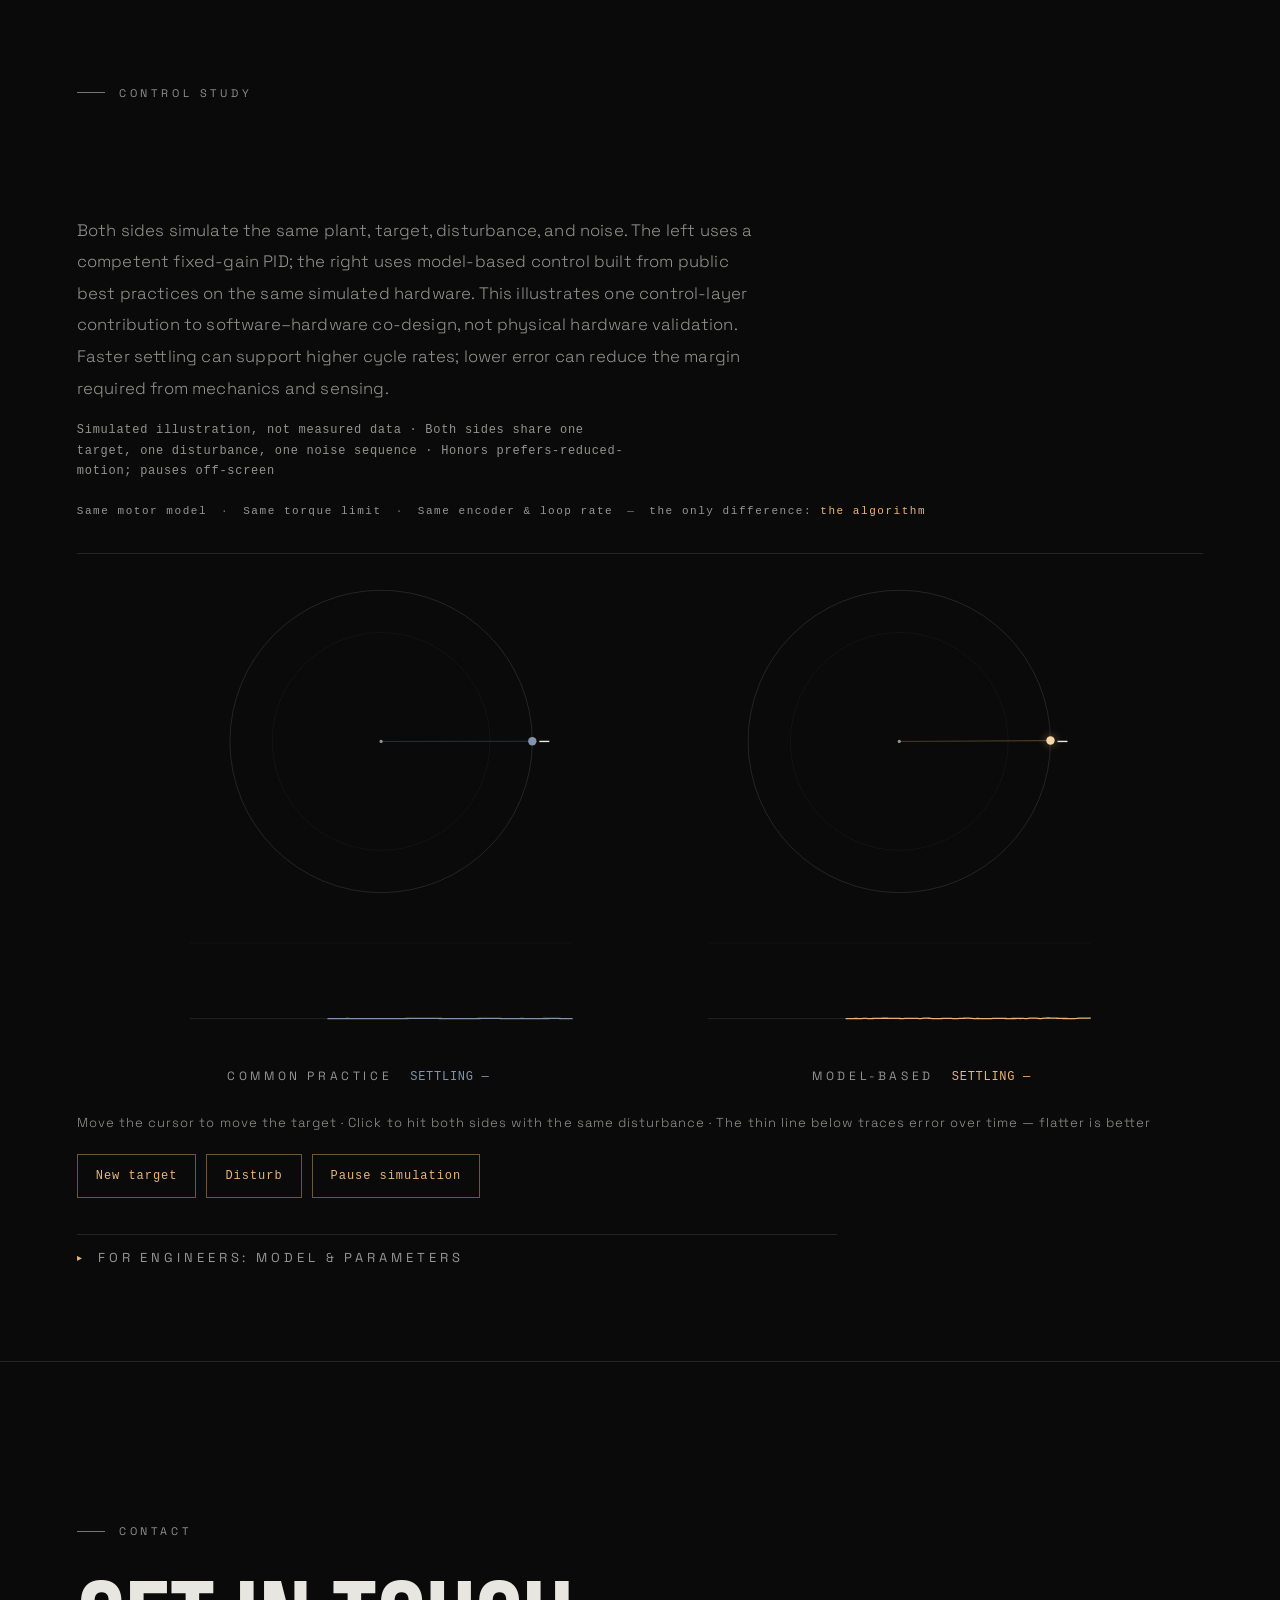
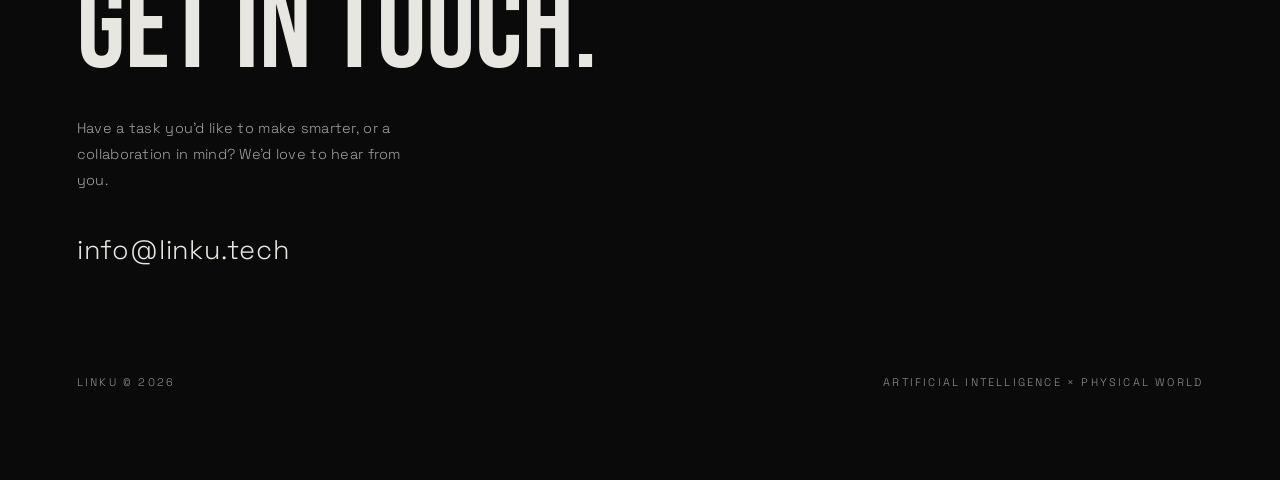
<file: technology/index.html>
<!DOCTYPE html>
<html lang="en">

<head>
  <meta charset="UTF-8" />
  <meta name="viewport" content="width=device-width, initial-scale=1.0" />
  <meta name="theme-color" content="#0a0a0a" />

  <!-- Favicon -->
  <link rel="icon" href="/assets/icon-192.png?v=da5a1367" sizes="192x192" type="image/png" />
  <link rel="icon" href="/assets/icon-512.png?v=16fe1b22" sizes="512x512" type="image/png" />
  <link rel="icon" href="/favicon.ico?v=3fda32a6" sizes="16x16 32x32 48x48" type="image/x-icon" />
  <link rel="icon" href="/assets/favicon.svg?v=75b62a2c" sizes="any" type="image/svg+xml" />
  <link rel="apple-touch-icon" href="/apple-touch-icon.png?v=6493cd5e" sizes="180x180" />

  <title>Technology — LINKU</title>
  <meta name="description"
    content="LINKU's technology: AI and control integrated into compact machines — designed around the task, able to run on-site, and tunable as conditions evolve." />

  <!-- Canonical + language alternates -->
  <link rel="canonical" href="https://linku.tech/technology/" />
  <link rel="alternate" hreflang="en" href="https://linku.tech/technology/" />
  <link rel="alternate" hreflang="zh-Hant" href="https://linku.tech/zh/technology/" />
  <link rel="alternate" hreflang="ja" href="https://linku.tech/ja/technology/" />
  <link rel="alternate" hreflang="x-default" href="https://linku.tech/technology/" />

  <!-- Open Graph -->
  <meta property="og:type" content="website" />
  <meta property="og:url" content="https://linku.tech/technology/" />
  <meta property="og:site_name" content="LINKU" />
  <meta property="og:title" content="Technology — LINKU" />
  <meta property="og:description"
    content="AI and control integrated into compact machines — designed around the task, able to run on-site, and tunable as conditions evolve." />
  <meta property="og:locale" content="en_US" />
  <meta property="og:locale:alternate" content="zh_TW" />
  <meta property="og:locale:alternate" content="ja_JP" />
  <meta property="og:image" content="https://linku.tech/assets/og-image.png?v=a35d9f51" />
  <meta property="og:image:width" content="1200" />
  <meta property="og:image:height" content="630" />
  <meta property="og:image:alt" content="LINKU — Intelligence, made physical." />

  <!-- Twitter -->
  <meta name="twitter:card" content="summary_large_image" />
  <meta name="twitter:title" content="Technology — LINKU" />
  <meta name="twitter:description"
    content="AI and control integrated into compact machines through software–hardware co-design." />
  <meta name="twitter:image" content="https://linku.tech/assets/og-image.png?v=a35d9f51" />
  <meta name="twitter:image:alt" content="LINKU — Intelligence, made physical." />

  <link rel="preconnect" href="https://fonts.googleapis.com" />
  <link rel="preconnect" href="https://fonts.gstatic.com" crossorigin />
  <link href="https://fonts.googleapis.com/css2?family=Bebas+Neue&family=Space+Grotesk:wght@300;400;500&display=swap"
    rel="stylesheet" />

  <link rel="stylesheet" href="/assets/styles.css" />
  <script src="/assets/vt-gate.js"></script>

  <!-- Structured data: Organization + WebPage -->
  <script type="application/ld+json">
  {
    "@context": "https://schema.org",
    "@graph": [
      {
        "@type": "Organization",
        "@id": "https://linku.tech/#org",
        "name": "LINKU",
        "alternateName": ["Linku Tech", "LINKU Tech"],
        "url": "https://linku.tech/",
        "logo": "https://linku.tech/assets/favicon.svg",
        "image": "https://linku.tech/assets/og-image.png?v=a35d9f51",
        "email": "info@linku.tech",
        "description": "LINKU is an early-stage technology venture building edge AI, control systems, and small, customizable intelligent machines. Its software–hardware co-design approach coordinates models, control, sensing, and hardware constraints around a defined task to pursue more useful task performance within comparable hardware limits.",
        "disambiguatingDescription": "An early-stage technology venture focused on edge AI, control, and intelligent machines built through software–hardware co-design.",
        "slogan": "Intelligence, made physical.",
        "foundingDate": "2026",
        "founder": { "@type": "Person", "name": "Riku" },
        "foundingLocation": { "@type": "Place", "name": "Taipei, Taiwan" },
        "location": {
          "@type": "Place",
          "address": { "@type": "PostalAddress", "addressLocality": "Taipei", "addressCountry": "TW" }
        },
        "knowsAbout": ["Edge AI", "Edge computing", "Control systems", "Robotics", "Embedded intelligence", "Hardware-software co-design"],
        "sameAs": [
          "https://github.com/linkuofficial",
          "https://neblux.linku.tech"
        ]
      },
      {
        "@type": "WebPage",
        "@id": "https://linku.tech/technology/#webpage",
        "url": "https://linku.tech/technology/",
        "name": "Technology — LINKU",
        "inLanguage": "en",
        "about": { "@id": "https://linku.tech/#org" },
        "isPartOf": { "@id": "https://linku.tech/#website" }
      }
    ]
  }
  </script>
</head>

<body>
  <a class="skip-link" href="#top">Skip to content</a>
  <canvas id="particles" aria-hidden="true" data-l-play="Play background and simulation" data-l-pause="Pause background and simulation"></canvas>
  <div class="cursor-ring" aria-hidden="true"></div>
  <div class="cursor-dot" aria-hidden="true"></div>

  <nav aria-label="Primary">
    <a href="/" class="brand">LINKU</a>
    <div class="nav-right">
      <ul class="nav-links">
        <li><a href="/">Home</a></li>
        <li><a href="/about/">About</a></li>
      </ul>
      <div class="lang-switch" aria-label="Language">
        <a href="/technology/" class="active" hreflang="en" aria-current="page">EN</a>
        <span class="sep" aria-hidden="true">·</span>
        <a href="/zh/technology/" hreflang="zh-Hant" lang="zh-Hant">繁</a>
        <span class="sep" aria-hidden="true">·</span>
        <a href="/ja/technology/" hreflang="ja" lang="ja">日</a>
      </div>
    </div>
  </nav>

  <main class="wrap" id="top" tabindex="-1">

    <header class="tech-hero section-pad" data-screen-label="Technology">
      <div class="label">Technology</div>
      <h1 class="tech-hero-title">Intelligence, made to fit.</h1>
      <p class="tech-hero-sub">LINKU integrates AI and control into compact machines — designed around the task, able to run on-site, and tunable as conditions evolve.</p>
    </header>

    <section class="tech section-pad">
      <div class="tech-item reveal">
        <h2 class="tech-title">Designed for the task</h2>
        <p class="tech-desc">We design around a defined task. From sensing to model, each layer can be tuned to the setting, its constraints, and changes over time.</p>
      </div>
      <div class="tech-item reveal">
        <h2 class="tech-title">Can run on-site</h2>
        <p class="tech-desc">Computation and decisions can happen on the device, avoiding a required cloud round trip. Depending on deployment, the system can continue offline and keep data local — useful where latency, connectivity, or data handling matters.</p>
      </div>
      <div class="tech-item reveal">
        <h2 class="tech-title">Value by design</h2>
        <p class="tech-desc">Hardware specifications define the boundary, not the outcome. Co-design coordinates models, control, sensing, and hardware to approach the system's practical limits. We focus on useful task performance within those constraints.</p>
      </div>
      <div class="tech-item reveal">
        <h2 class="tech-title">Designed to adapt</h2>
        <p class="tech-desc">Where a deployment supports data collection and updates, field data can inform later tuning, model updates, or control adjustments. Improvement is an engineering process, not an automatic promise.</p>
      </div>
    </section>

    <!-- CONTROL STUDY: two identical simulated plants, one variable — the algorithm. -->
    <section class="proof section-pad" id="proof" data-screen-label="Control study">
      <div class="label reveal">Control study</div>
      <h2 class="proof-title reveal">Same simulated hardware, two control strategies.</h2>
      <p class="proof-sub reveal">Both sides simulate the same plant, target, disturbance, and noise. The left uses a competent fixed-gain PID; the right uses model-based control built from public best practices on the same simulated hardware. This illustrates one control-layer contribution to software–hardware co-design, not physical hardware validation. Faster settling can support higher cycle rates; lower error can reduce the margin required from mechanics and sensing.</p>
      <p class="proof-note reveal">Simulated illustration, not measured data &middot; Both sides share one target, one disturbance, one noise sequence &middot; Honors prefers-reduced-motion; pauses off-screen</p>
      <p class="proof-same reveal" aria-hidden="true">
        <span>Same motor model</span><span class="sep">&middot;</span>
        <span>Same torque limit</span><span class="sep">&middot;</span>
        <span>Same encoder &amp; loop rate</span><span class="sep">&mdash;</span>
        <span>the only difference: <span class="only">the algorithm</span></span>
      </p>
      <div class="proof-stage reveal">
        <canvas id="proof-canvas" data-l-settle="settling"
          aria-label="Two identical simulated axes track the same target. The left uses fixed-gain PID and the right uses model-based control. The thin lines below trace each side's error over time."></canvas>
        <div class="proof-caps">
          <div class="proof-cap"><span>Common practice</span><output id="proof-s0">settling —</output></div>
          <div class="proof-cap linku"><span>Model-based</span><output id="proof-s1">settling —</output></div>
        </div>
      </div>
      <p class="proof-hint">Move the cursor to move the target &middot; Click to hit both sides with the same disturbance &middot; The thin line below traces error over time — flatter is better</p>
      <p class="proof-hint-touch">Tap the rings to set the target &middot; Tap Disturb to hit both sides at once &middot; The thin line below traces error over time — flatter is better</p>
      <div class="proof-controls" aria-label="Simulation controls">
        <button id="proof-target" class="proof-control" type="button">New target</button>
        <button id="proof-disturb" class="proof-control" type="button">Disturb</button>
        <button id="proof-play" class="proof-control" type="button" data-play="Play simulation" data-pause="Pause simulation">Pause simulation</button>
        <p id="proof-paused-note" class="proof-paused-note" role="status" hidden>Simulation paused. Play to change the target or apply a disturbance.</p>
      </div>
      <details class="proof-details">
        <summary class="proof-summary">For engineers: model &amp; parameters</summary>
        <div class="proof-spec">
          <b>Plant (identical)</b>&#8195;J&middot;&#952;&#776; = &#964; &#8722; b&middot;&#952;&#775; + d(t), J = 1, b = 0.15, |&#964;| &#8804; 6; 240 Hz loop, 1-tick sensing latency (both sides)<br>
          <b>Sensing (identical)</b>&#8195;encoder quantization 1.5&#176; (&#8776;240 CPR), Gaussian noise &#963; = 0.5&#176;; both sides consume the same noise sequence (common random numbers)<br>
          <b>Common practice (a competent baseline)</b>&#8195;fixed-gain PID: &#964; = 20&middot;e + &#8747;12&middot;e &#8722; 5.8&middot;&#969;&#770;f (&#950; &#8776; 0.65); velocity by 6-tick encoder differencing + first-order low-pass (dirty derivative, &#969; &#8776; 20 rad/s); anti-windup by conditional integration (paused while the output saturates); raw step commands &#8212; no trajectory, no model feedforward, no observer, no latency compensation<br>
          <b class="o">Model-based control (public best practice, deployed correctly)</b>&#8195;steady-state Kalman (&#945;&#8211;&#946;) estimate + one-tick forward prediction; near-time-optimal velocity governor (PTOS: v &#8804; &#8730;(2a&middot;e) far out, linear terminal zone near; a &#8804; 0.8&middot;&#964;max/J keeps feedback headroom); model feedforward &#964;ff = J&middot;a_ref + b&middot;&#969;_ref; momentum disturbance observer (&#969; &#8776; 12 rad/s) estimates and cancels external torque; feedback &#964;fb = 40&middot;(&#952;ref&#8722;&#952;&#770;) + 11&middot;(&#969;ref&#8722;&#969;&#770;), &#950; &#8776; 0.87<br>
          <b>Disturbance</b>&#8195;click = equal impulse torque to both sides; ambient torque noise is continuous and shared<br>
          <b>Statistics</b>&#8195;settling = first entry into the &#177;2&#176; band held for 0.3 s (same definition both sides; the full error history is the thin trace below)<br>
          <b>Scope</b>&#8195;everything on the right is public, textbook-grade technique; this simulation isolates one control-layer contribution to co-design and is not measured hardware evidence
        </div>
      </details>
    </section>

    <section class="contact section-pad" id="contact" data-screen-label="Contact">
      <div class="label reveal">Contact</div>
      <h2 class="contact-big reveal">Get in touch.</h2>
      <p class="contact-note reveal">Have a task you'd like to make smarter, or a collaboration in mind? We'd love to hear from you.</p>
      <div>
        <a class="contact-mail reveal" href="mailto:info@linku.tech" data-cursor="hover">info@linku.tech</a>
      </div>
      <footer>
        <span>LINKU &copy; 2026</span>
        <span>Artificial Intelligence &times; Physical World</span>
      </footer>
    </section>

  </main>

  <script src="/assets/render.js"></script>
  <script src="/assets/main.js"></script>
  <script src="/assets/proof.js"></script>

</body>

</html>
</file>
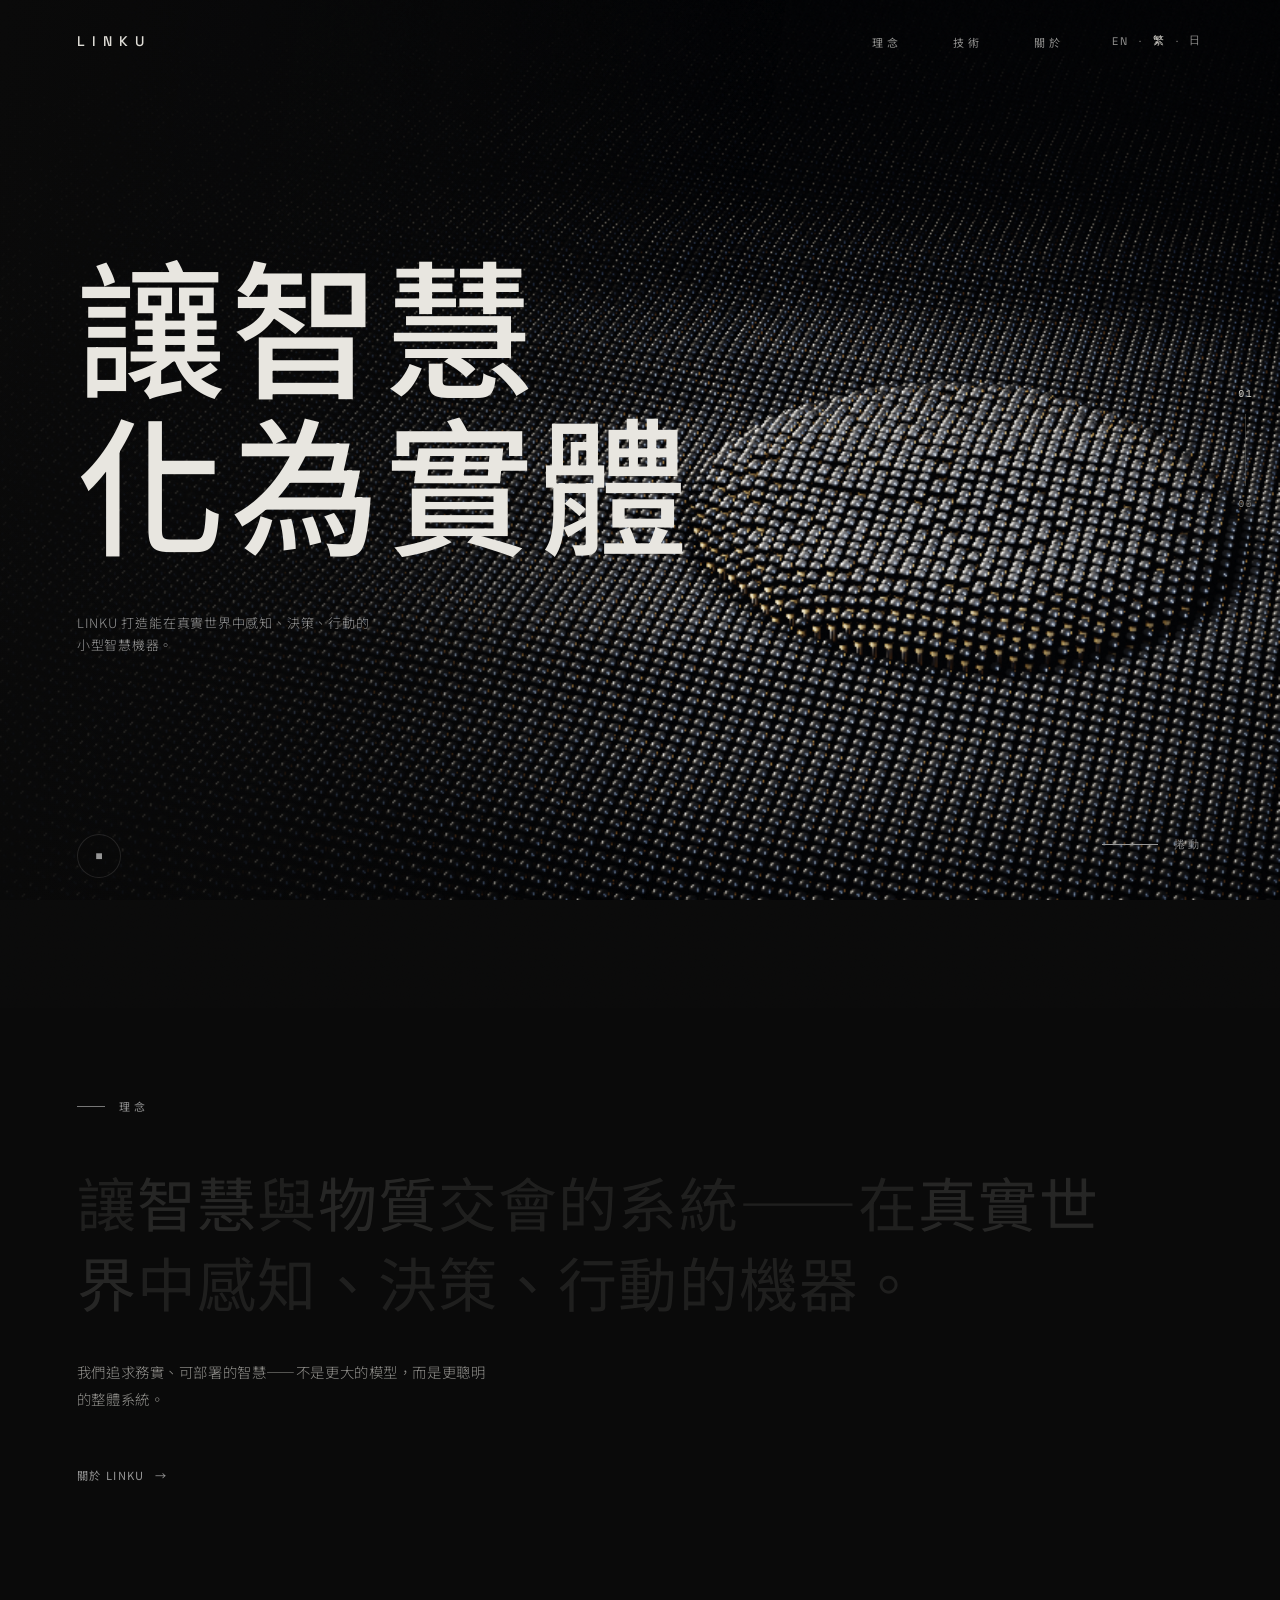
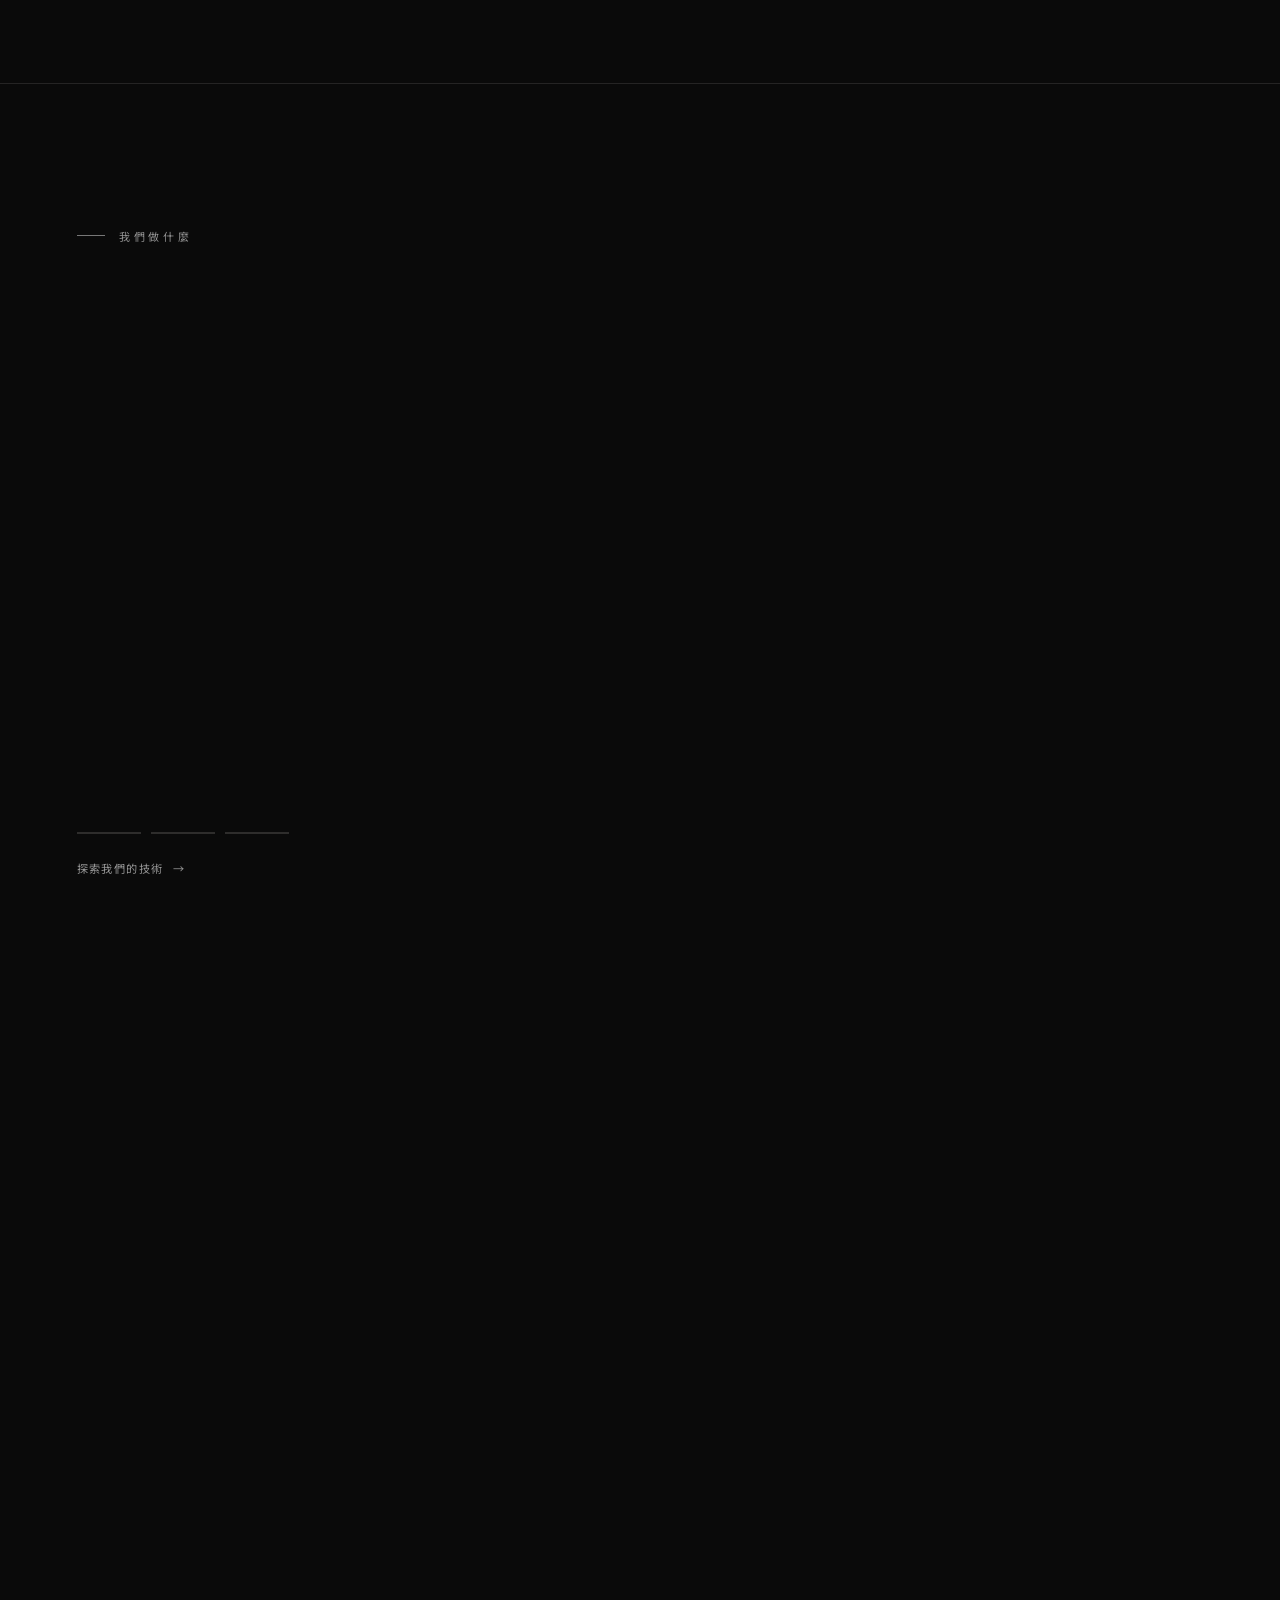
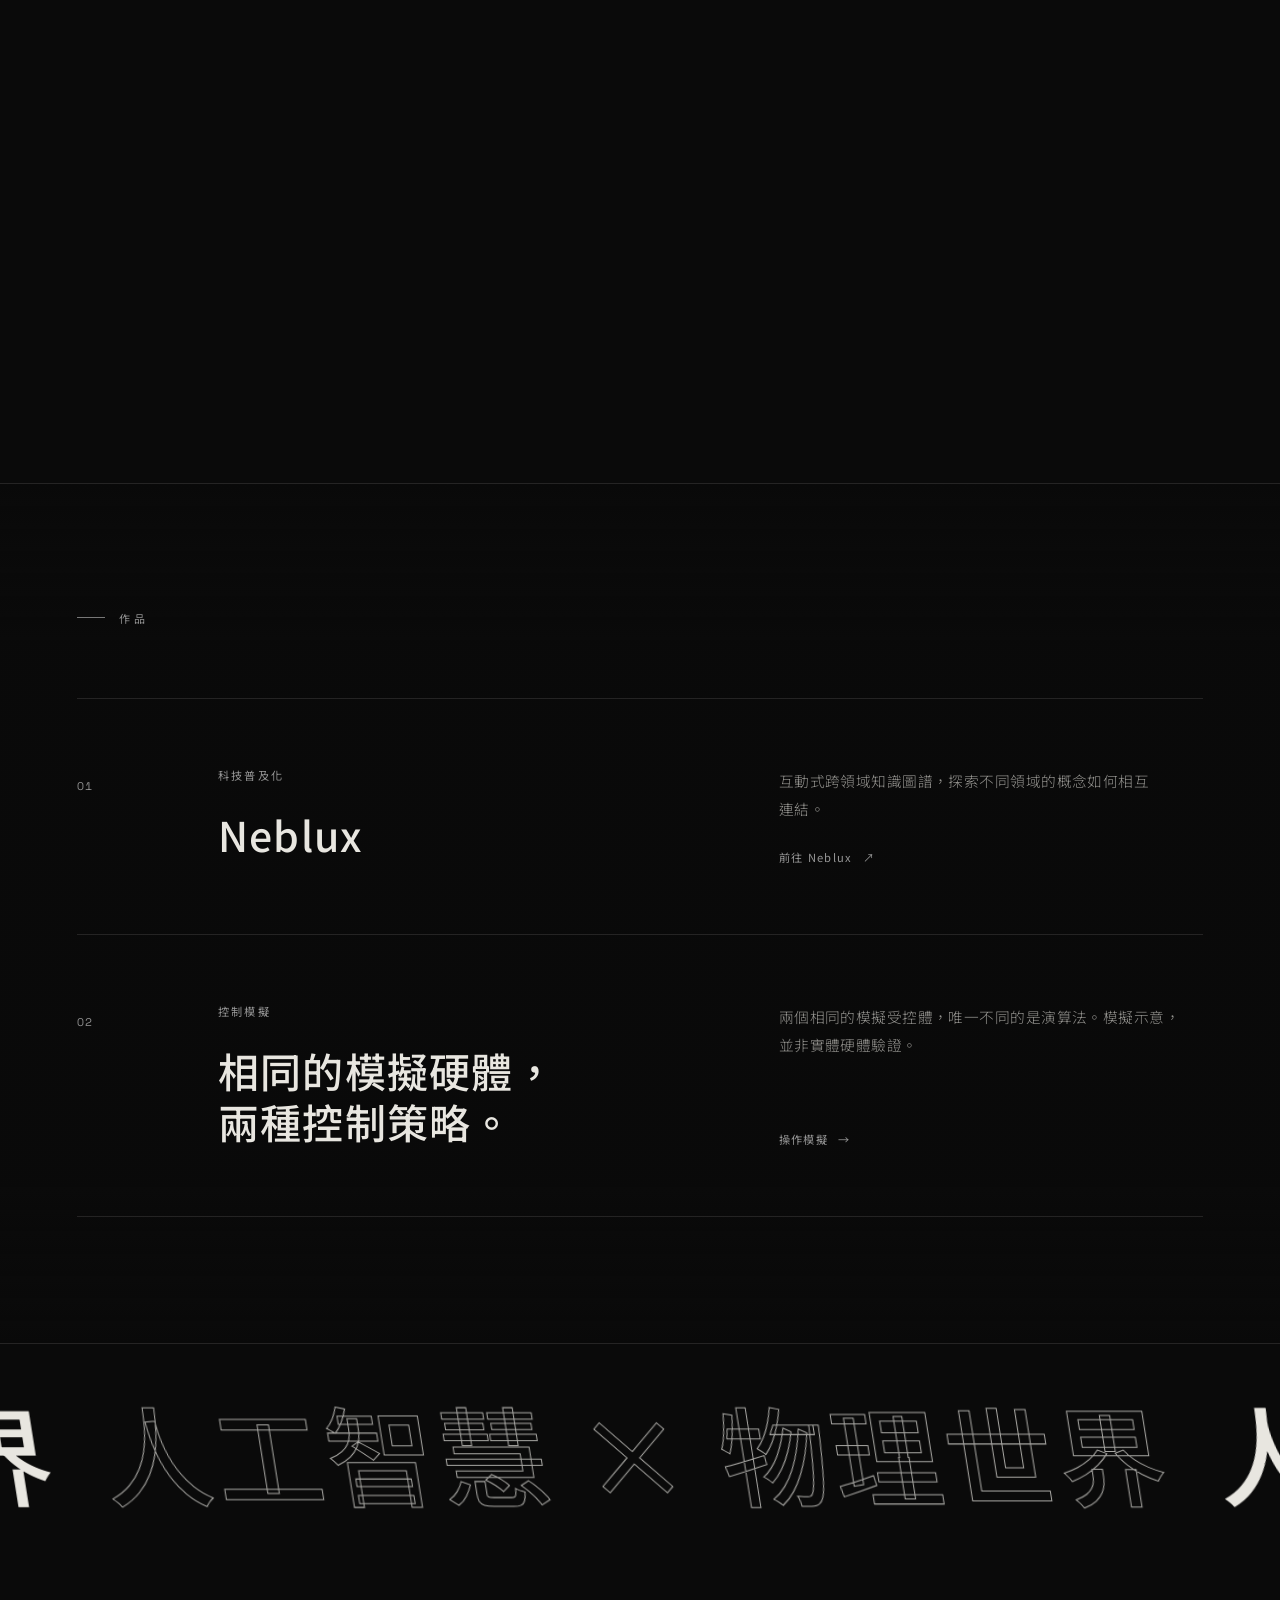
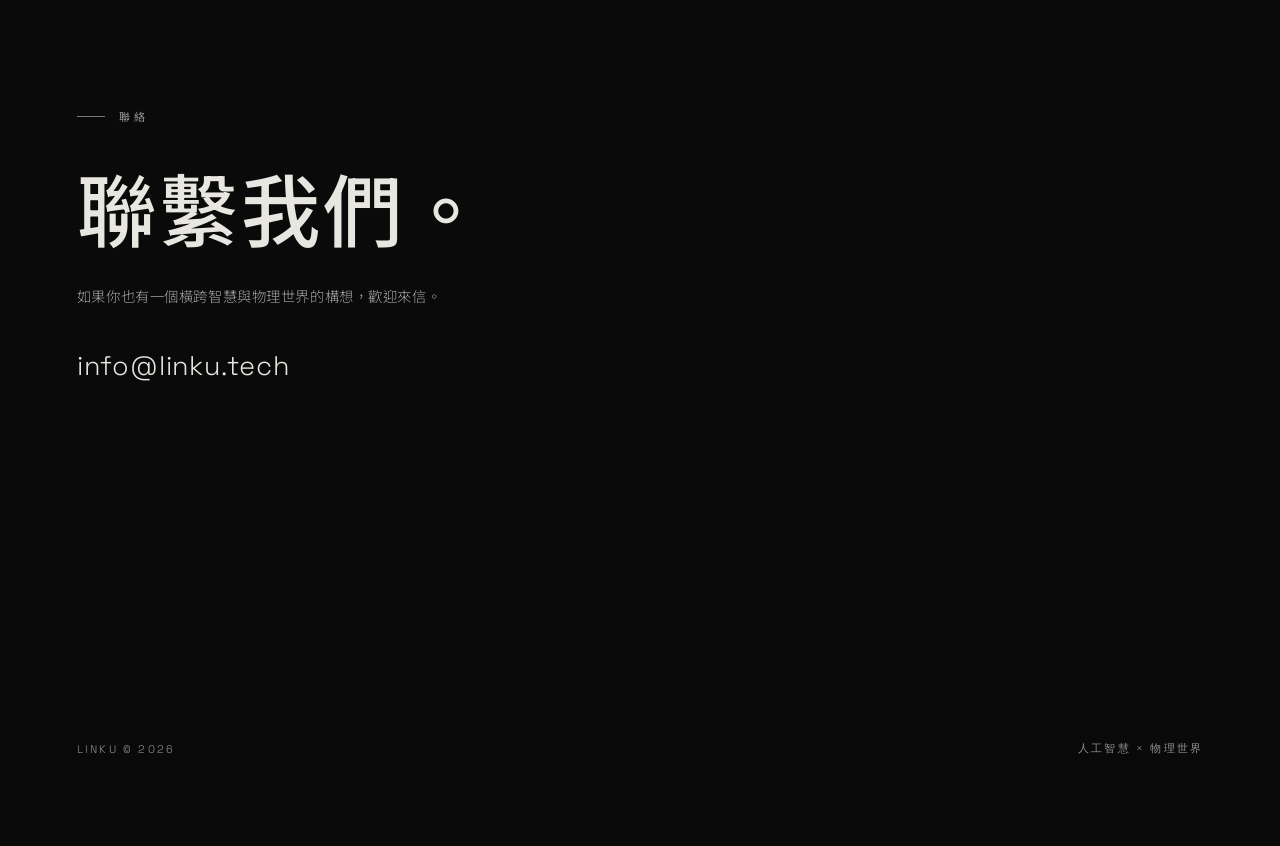
<file: zh/index.html>
<!DOCTYPE html>
<html lang="zh-Hant">

<head>
  <meta charset="UTF-8" />
  <meta name="viewport" content="width=device-width, initial-scale=1.0" />
  <meta name="theme-color" content="#0a0a0a" />

  <!-- Favicon -->
  <link rel="icon" href="/assets/icon-192.png?v=da5a1367" sizes="192x192" type="image/png" />
  <link rel="icon" href="/assets/icon-512.png?v=16fe1b22" sizes="512x512" type="image/png" />
  <link rel="icon" href="/favicon.ico?v=3fda32a6" sizes="16x16 32x32 48x48" type="image/x-icon" />
  <link rel="icon" href="/assets/favicon.svg?v=75b62a2c" sizes="any" type="image/svg+xml" />
  <link rel="apple-touch-icon" href="/apple-touch-icon.png?v=6493cd5e" sizes="180x180" />
  <title>LINKU — 讓智慧化為實體</title>
  <meta name="description"
    content="LINKU 打造智慧與物理世界交會的系統——邊緣 AI、控制，以及能感知、決策、行動的小型智慧機器。" />

  <!-- Canonical + language alternates -->
  <link rel="canonical" href="https://linku.tech/zh/" />
  <link rel="alternate" hreflang="en" href="https://linku.tech/" />
  <link rel="alternate" hreflang="zh-Hant" href="https://linku.tech/zh/" />
  <link rel="alternate" hreflang="ja" href="https://linku.tech/ja/" />
  <link rel="alternate" hreflang="x-default" href="https://linku.tech/" />

  <!-- Open Graph -->
  <meta property="og:type" content="website" />
  <meta property="og:url" content="https://linku.tech/zh/" />
  <meta property="og:site_name" content="LINKU" />
  <meta property="og:title" content="LINKU — 讓智慧化為實體" />
  <meta property="og:description" content="在人工智慧與物理世界交會之處。" />
  <meta property="og:locale" content="zh_TW" />
  <meta property="og:locale:alternate" content="en_US" />
  <meta property="og:locale:alternate" content="ja_JP" />
  <meta property="og:image" content="https://linku.tech/assets/og-image.png?v=a35d9f51" />
  <meta property="og:image:width" content="1200" />
  <meta property="og:image:height" content="630" />
  <meta property="og:image:alt" content="LINKU — 讓智慧化為實體" />

  <!-- Twitter -->
  <meta name="twitter:card" content="summary_large_image" />
  <meta name="twitter:title" content="LINKU — 讓智慧化為實體" />
  <meta name="twitter:description" content="在人工智慧與物理世界交會之處。" />
  <meta name="twitter:image" content="https://linku.tech/assets/og-image.png?v=a35d9f51" />
  <meta name="twitter:image:alt" content="LINKU — 讓智慧化為實體" />

  <link rel="preconnect" href="https://fonts.googleapis.com" />
  <link rel="preconnect" href="https://fonts.gstatic.com" crossorigin />
  <link href="https://fonts.googleapis.com/css2?family=Bebas+Neue&family=Space+Grotesk:wght@300;400;500&display=swap"
    rel="stylesheet" />
  <!-- Noto Sans TC, subset to only the Han characters that appear on this page.
       If you add/change Traditional-Chinese copy, update the &text= string below;
       any missing glyph quietly falls back to the system CJK font (no broken layout). -->
  <link
    href="https://fonts.googleapis.com/css2?family=Noto+Sans+TC:wght@400;500&text=%E8%B7%B3%E8%87%B3%E4%B8%BB%E8%A6%81%E5%85%A7%E5%AE%B9%20LINKU%E7%90%86%E5%BF%B5%E6%8A%80%E8%A1%93%E9%97%9C%E6%96%BCE%C2%B7%E7%B9%81%E6%97%A5%E8%AE%93%E6%99%BA%E6%85%A7%E5%8C%96%E7%82%BA%E5%AF%A6%E9%AB%94%E6%89%93%E9%80%A0%E8%83%BD%E5%9C%A8%E7%9C%9F%E4%B8%96%E7%95%8C%E4%B8%AD%E6%84%9F%E7%9F%A5%E3%80%81%E6%B1%BA%E7%AD%96%E8%A1%8C%E5%8B%95%E7%9A%84%E5%B0%8F%E5%9E%8B%E6%A9%9F%E5%99%A8%E3%80%82%E6%8D%B2%E8%88%87%E7%89%A9%E8%B3%AA%E4%BA%A4%E6%9C%83%E7%B3%BB%E7%B5%B1%E2%80%94%E6%88%91%E5%80%91%E8%BF%BD%E6%B1%82%E5%8B%99%E5%8F%AF%E9%83%A8%E7%BD%B2%E4%B8%8D%E6%98%AF%E6%9B%B4%E5%A4%A7%E6%A8%A1%EF%BC%8C%E8%80%8C%E8%81%B0%E6%98%8E%E6%95%B4%E2%86%92%E5%81%9A%E4%BB%80%E9%BA%BC01%E9%82%8A%E7%B7%A3%E5%BF%83%E6%8E%A8%E8%AB%96%E8%A3%9D%E7%BD%AE%E7%AB%AF%E9%80%B2%E5%BF%85%E4%BE%9D%E8%B3%B4%E9%9B%B2%E5%BE%80%E8%BF%942%E6%8E%A7%E5%88%B6%E9%81%8B%E4%BB%A5%E6%B8%AC%E4%BC%B0%E9%96%89%E7%92%B0%E5%B0%87%E8%BD%89%E8%87%B43%E6%80%9D%E8%80%83%E5%AE%A2%E8%A3%BD%E8%BB%9F%E7%A1%AC%E5%8D%94%E5%90%8C%E8%A8%AD%E8%A8%88%E5%9C%8D%E7%B9%9E%E7%A2%BA%E4%BB%BB%E6%8E%A2%E7%B4%A2%E4%BD%9C%E5%93%81%E7%A7%91%E6%99%AE%E5%8F%8Aeblux%E4%BA%92%E5%BC%8F%E8%B7%A8%E9%A0%98%E5%9F%9F%E8%AD%98%E5%9C%96%E8%AD%9C%E6%A6%82%E5%A6%82%E4%BD%95%E7%9B%B8%E9%80%A3%E7%B5%90%E5%89%8D%E2%86%97%E6%93%AC%E5%85%A9%E7%A8%AE%E7%95%A5%E5%80%8B%E5%8F%97%E5%94%AF%E4%B8%80%E6%BC%94%E7%AE%97%E6%B3%95%E7%A4%BA%E6%84%8F%E4%B8%A6%E9%9D%9E%E9%A9%97%E8%AD%89%E6%93%8D%E8%81%AF%E7%B5%A1%E7%B9%AB%E6%9E%9C%E4%BD%A0%E4%B9%9F%E6%9C%89%E6%A9%AB%E6%A7%8B%E6%83%B3%E6%AD%A1%E8%BF%8E%E4%BE%86%E4%BF%A1info%40k.tch%C2%A96%E4%BA%BA%E5%B7%A5%C3%97&display=swap"
    rel="stylesheet" />

  <link rel="stylesheet" href="/assets/styles.css" />
  <script src="/assets/vt-gate.js"></script>

  <!-- Structured data: Organization + WebSite (entity disambiguation for search) -->
  <script type="application/ld+json">
  {
    "@context": "https://schema.org",
    "@graph": [
      {
        "@type": "Organization",
        "@id": "https://linku.tech/#org",
        "name": "LINKU",
        "alternateName": ["Linku Tech", "LINKU Tech"],
        "url": "https://linku.tech/",
        "logo": "https://linku.tech/assets/favicon.svg",
        "image": "https://linku.tech/assets/og-image.png?v=a35d9f51",
        "email": "info@linku.tech",
        "description": "LINKU 是一個早期階段的技術專案，打造邊緣 AI、控制系統與小型可客製智慧機器。軟硬協同設計圍繞明確任務，協調模型、控制、感測與硬體限制，力求在相近硬體條件內取得更有用的任務表現。",
        "disambiguatingDescription": "專注於邊緣 AI、控制與智慧機器、以軟硬協同設計打造產品的早期階段技術專案。",
        "slogan": "讓智慧化為實體",
        "foundingDate": "2026",
        "founder": { "@type": "Person", "name": "Riku" },
        "foundingLocation": { "@type": "Place", "name": "Taipei, Taiwan" },
        "location": {
          "@type": "Place",
          "address": { "@type": "PostalAddress", "addressLocality": "Taipei", "addressCountry": "TW" }
        },
        "knowsAbout": ["邊緣 AI", "邊緣運算", "控制系統", "機器人技術", "嵌入式智慧", "軟硬協同設計"],
        "sameAs": [
          "https://github.com/linkuofficial",
          "https://neblux.linku.tech"
        ]
      },
      {
        "@type": "WebSite",
        "@id": "https://linku.tech/#website",
        "url": "https://linku.tech/",
        "name": "LINKU",
        "inLanguage": "zh-Hant",
        "publisher": { "@id": "https://linku.tech/#org" }
      }
    ]
  }
  </script>
</head>

<body class="home">
  <a class="skip-link" href="#top">跳至主要內容</a>
  <canvas id="particles" aria-hidden="true" data-l-play="播放背景動畫" data-l-pause="暫停背景動畫"></canvas>
  <div class="cursor-ring" aria-hidden="true"></div>
  <div class="cursor-dot" aria-hidden="true"></div>

  <nav aria-label="主要導覽">
    <a href="#top" class="brand">LINKU</a>
    <div class="nav-right">
      <ul class="nav-links">
        <li><a href="#work">理念</a></li>
        <li><a href="/zh/technology/">技術</a></li>
        <li><a href="/zh/about/">關於</a></li>
      </ul>
      <div class="lang-switch" aria-label="語言">
        <a href="/" hreflang="en" lang="en">EN</a>
        <span class="sep" aria-hidden="true">·</span>
        <a href="/zh/" class="active" hreflang="zh-Hant" aria-current="page">繁</a>
        <span class="sep" aria-hidden="true">·</span>
        <a href="/ja/" hreflang="ja" lang="ja">日</a>
      </div>
    </div>
  </nav>

  <main class="wrap" id="top" tabindex="-1">

    <!-- HERO -->
    <header class="hero section-pad" data-screen-label="Hero">
      <h1 class="hero-title" aria-label="讓智慧化為實體">
        <span class="l1" aria-hidden="true"><span class="c">讓</span><span class="c">智</span><span class="c">慧</span></span><br />
        <span class="l2" aria-hidden="true"><span class="c">化</span><span class="c">為</span><span class="c">實</span><span class="c">體</span></span>
      </h1>
      <p class="hero-sub">LINKU 打造能在真實世界中感知、決策、行動的小型智慧機器。</p>
      <div class="scroll-cue">
        <span class="bar"></span>
        <span>捲動</span>
      </div>
    </header>

    <!-- STATEMENT -->
    <span id="statement" aria-hidden="true"></span>
    <section class="statement section-pad" id="work" data-screen-label="Statement">
      <div class="label reveal">理念</div>
      <p class="statement-body"><span class="sg">讓</span><span class="sg em">智慧</span><span class="sg">與</span><span class="sg em">物質</span><span class="sg">交會的系統——在</span><span class="sg em">真實世界</span><span class="sg">中感知、決策、行動的機器。</span></p>
      <p class="statement-fact reveal">我們追求務實、可部署的智慧——不是更大的模型，而是更聰明的整體系統。</p>
      <a class="more-link reveal" href="/zh/about/" data-cursor="hover">關於 LINKU<span class="arrow">&#8594;</span></a>
    </section>

    <!-- PILLARS / WHAT WE DO -->
    <section class="pillars section-pad" id="pillars" data-screen-label="What We Do">
      <div class="pin-stage">
        <div class="label reveal">我們做什麼</div>
        <div class="pillar-list">
          <div class="pillar reveal">
            <div class="pillar-num">01</div>
            <div>
              <h2 class="pillar-title">邊緣智慧</h2>
              <p class="pillar-tag">機器中的心智。</p>
              <p class="pillar-desc">推論與決策在裝置端進行，不必依賴雲端往返。</p>
            </div>
          </div>
          <div class="pillar reveal">
            <div class="pillar-num">02</div>
            <div>
              <h2 class="pillar-title">控制與系統</h2>
              <p class="pillar-tag">決策，化為運動。</p>
              <p class="pillar-desc">以感測、估測與閉環控制，將決策轉為致動。</p>
            </div>
          </div>
          <div class="pillar reveal">
            <div class="pillar-num">03</div>
            <div>
              <h2 class="pillar-title">智慧機器</h2>
              <p class="pillar-tag">會思考的物質。</p>
              <p class="pillar-desc">小型、可客製的機器，以軟硬協同設計圍繞明確任務打造。</p>
            </div>
          </div>
        </div>
        <a class="more-link reveal" href="/zh/technology/" data-cursor="hover">探索我們的技術<span class="arrow">&#8594;</span></a>
      </div>
    </section>

    <!-- WORK -->
    <section class="work section-pad" id="projects" data-screen-label="Work">
      <div class="label reveal">作品</div>
      <div class="work-list">
        <article class="work-item reveal">
          <div class="pillar-num">01</div>
          <div>
            <p class="work-kind">科技普及化</p>
            <h2 class="work-title">Neblux</h2>
            <p class="work-desc">互動式跨領域知識圖譜，探索不同領域的概念如何相互連結。</p>
            <a class="more-link" href="https://neblux.linku.tech" target="_blank" rel="noopener" data-cursor="hover">前往 Neblux<span class="arrow">&#8599;</span></a>
          </div>
        </article>
        <article class="work-item reveal">
          <div class="pillar-num">02</div>
          <div>
            <p class="work-kind">控制模擬</p>
            <h2 class="work-title">相同的模擬硬體，兩種控制策略。</h2>
            <p class="work-desc">兩個相同的模擬受控體，唯一不同的是演算法。模擬示意，並非實體硬體驗證。</p>
            <a class="more-link" href="/zh/technology/#proof" data-cursor="hover">操作模擬<span class="arrow">&#8594;</span></a>
          </div>
        </article>
      </div>
    </section>

    <!-- MARQUEE: decorative echo of the footer line (aria-hidden; no new copy) -->
    <div class="marquee" aria-hidden="true">
      <div class="marquee-track">
        <span class="marquee-item">人工智慧 &times; 物理世界</span>
        <span class="marquee-item">人工智慧 &times; 物理世界</span>
        <span class="marquee-item">人工智慧 &times; 物理世界</span>
        <span class="marquee-item">人工智慧 &times; 物理世界</span>
        <span class="marquee-item">人工智慧 &times; 物理世界</span>
        <span class="marquee-item">人工智慧 &times; 物理世界</span>
        <span class="marquee-item">人工智慧 &times; 物理世界</span>
        <span class="marquee-item">人工智慧 &times; 物理世界</span>
      </div>
    </div>

    <!-- CONTACT -->
    <section class="contact section-pad" id="contact" data-screen-label="Contact">
      <div class="label reveal">聯絡</div>
      <h2 class="contact-big reveal">聯繫我們。</h2>
      <p class="contact-note reveal">如果你也有一個橫跨智慧與物理世界的構想，歡迎來信。</p>
      <div>
        <a class="contact-mail reveal" href="mailto:info@linku.tech" data-cursor="hover">info@linku.tech</a>
      </div>
      <footer>
        <span>LINKU &copy; 2026</span>
        <span>人工智慧 &times; 物理世界</span>
      </footer>
    </section>

  </main>

  <script src="/assets/render.js"></script>
  <script src="/assets/main.js"></script>

</body>

</html>
</file>
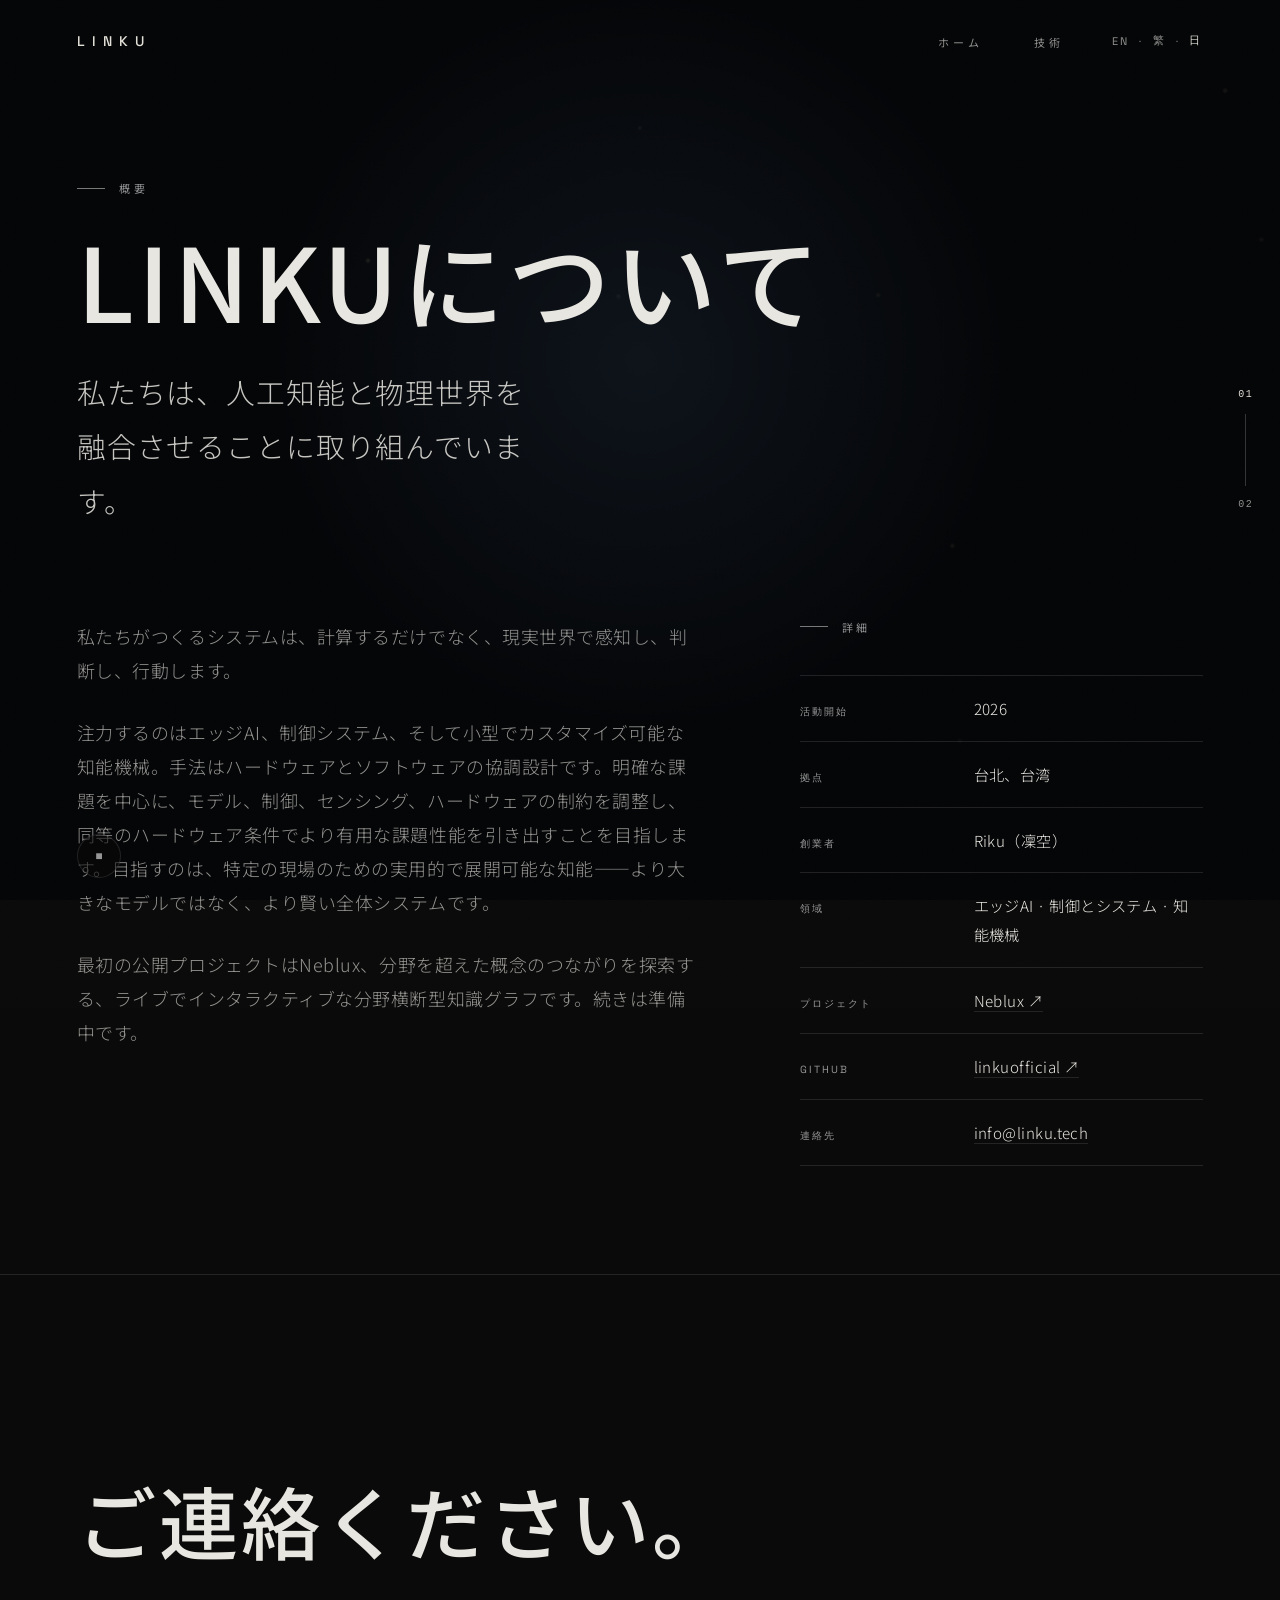
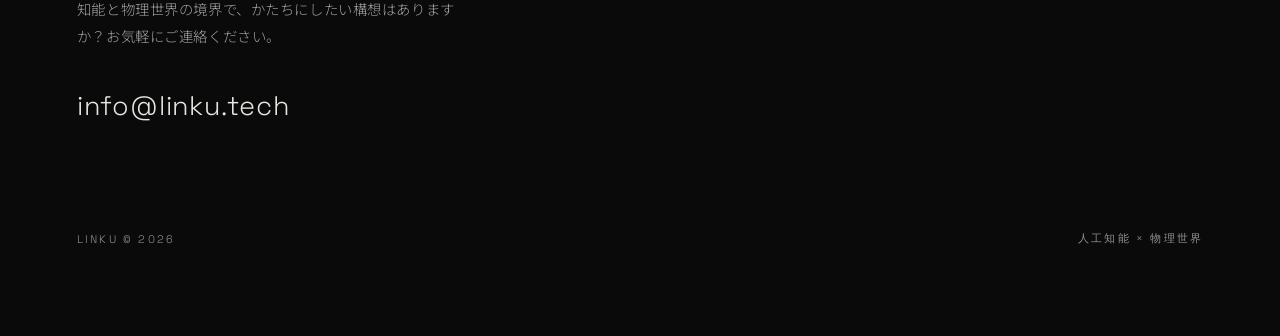
<file: ja/about/index.html>
<!DOCTYPE html>
<html lang="ja">

<head>
  <meta charset="UTF-8" />
  <meta name="viewport" content="width=device-width, initial-scale=1.0" />
  <meta name="theme-color" content="#0a0a0a" />

  <!-- Favicon -->
  <link rel="icon" href="/assets/icon-192.png?v=da5a1367" sizes="192x192" type="image/png" />
  <link rel="icon" href="/assets/icon-512.png?v=16fe1b22" sizes="512x512" type="image/png" />
  <link rel="icon" href="/favicon.ico?v=3fda32a6" sizes="16x16 32x32 48x48" type="image/x-icon" />
  <link rel="icon" href="/assets/favicon.svg?v=75b62a2c" sizes="any" type="image/svg+xml" />
  <link rel="apple-touch-icon" href="/apple-touch-icon.png?v=6493cd5e" sizes="180x180" />

  <!-- 日本語コピーは AI 翻訳。公開前にネイティブによる最終確認を推奨します。 -->
  <title>LINKUについて — Linku Tech</title>
  <meta name="description"
    content="LINKU（Linku Tech）は、ハードウェアとソフトウェアの協調設計でエッジAI・制御システム・小型の知能機械をつくる初期段階の技術プロジェクト。2026年に活動開始、拠点は台北・台湾。" />

  <!-- Canonical + language alternates -->
  <link rel="canonical" href="https://linku.tech/ja/about/" />
  <link rel="alternate" hreflang="en" href="https://linku.tech/about/" />
  <link rel="alternate" hreflang="zh-Hant" href="https://linku.tech/zh/about/" />
  <link rel="alternate" hreflang="ja" href="https://linku.tech/ja/about/" />
  <link rel="alternate" hreflang="x-default" href="https://linku.tech/about/" />

  <!-- Open Graph -->
  <meta property="og:type" content="website" />
  <meta property="og:url" content="https://linku.tech/ja/about/" />
  <meta property="og:site_name" content="LINKU" />
  <meta property="og:title" content="LINKUについて — Linku Tech" />
  <meta property="og:description"
    content="人工知能と物理世界の境界で活動する初期段階の技術プロジェクト——協調設計でエッジAI・制御・知能機械をつくる。" />
  <meta property="og:locale" content="ja_JP" />
  <meta property="og:locale:alternate" content="en_US" />
  <meta property="og:locale:alternate" content="zh_TW" />
  <meta property="og:image" content="https://linku.tech/assets/og-image.png?v=a35d9f51" />
  <meta property="og:image:width" content="1200" />
  <meta property="og:image:height" content="630" />
  <meta property="og:image:alt" content="LINKU — 知能に、かたちをあたえる" />

  <!-- Twitter -->
  <meta name="twitter:card" content="summary_large_image" />
  <meta name="twitter:title" content="LINKUについて — Linku Tech" />
  <meta name="twitter:description" content="人工知能と物理世界の境界で活動する初期段階の技術プロジェクト。" />
  <meta name="twitter:image" content="https://linku.tech/assets/og-image.png?v=a35d9f51" />
  <meta name="twitter:image:alt" content="LINKU — 知能に、かたちをあたえる" />

  <link rel="preconnect" href="https://fonts.googleapis.com" />
  <link rel="preconnect" href="https://fonts.gstatic.com" crossorigin />
  <link href="https://fonts.googleapis.com/css2?family=Bebas+Neue&family=Space+Grotesk:wght@300;400;500&display=swap"
    rel="stylesheet" />
  <!-- Noto Sans JP, subset to the kana/kanji used on this page.
       If you add/change copy, update the &text= string below; missing glyphs
       quietly fall back to the system CJK font (no broken layout). -->
  <link
    href="https://fonts.googleapis.com/css2?family=Noto+Sans+JP:wght@400;500&text=%E6%9C%AC%E6%96%87%E3%81%B8%E7%A7%BB%E5%8B%95%20LINKU%E3%83%9B%E3%83%BC%E3%83%A0%E6%8A%80%E8%A1%93E%C2%B7%E7%B9%81%E6%97%A5%E6%A6%82%E8%A6%81%E3%81%AB%E3%81%A4%E3%81%84%E3%81%A6%E7%A7%81%E3%81%9F%E3%81%A1%E3%81%AF%E3%80%81%E4%BA%BA%E5%B7%A5%E7%9F%A5%E8%83%BD%E3%81%A8%E7%89%A9%E7%90%86%E4%B8%96%E7%95%8C%E3%82%92%E8%9E%8D%E5%90%88%E3%81%95%E3%81%9B%E3%82%8B%E3%81%93%E5%8F%96%E3%82%8A%E7%B5%84%E3%82%93%E3%81%A7%E3%81%BE%E3%81%99%E3%80%82%E3%81%8C%E3%81%8F%E3%82%B7%E3%82%B9%E3%83%86%E8%A8%88%E7%AE%97%E3%81%A0%E3%81%91%E3%81%AA%E7%8F%BE%E5%AE%9F%E6%84%9F%E3%81%97%E5%88%A4%E6%96%AD%E8%A1%8C%E6%B3%A8%E5%8A%9B%E3%81%AE%E3%82%A8%E3%83%83%E3%82%B8A%E5%88%B6%E5%BE%A1%E3%81%9D%E5%B0%8F%E5%9E%8B%E3%82%AB%E3%82%BF%E3%83%9E%E3%82%A4%E3%82%BA%E5%8F%AF%E6%A9%9F%E6%A2%B0%E6%89%8B%E6%B3%95%E3%83%8F%E3%83%89%E3%82%A6%E3%82%A7%E3%82%A2%E3%82%BD%E3%83%95%E3%83%88%E5%8D%94%E8%AA%BF%E8%A8%AD%E6%98%8E%E7%A2%BA%E8%AA%B2%E9%A1%8C%E4%B8%AD%E5%BF%83%E3%83%A2%E3%83%87%E3%83%AB%E3%82%BB%E3%83%B3%E3%82%B0%E7%B4%84%E6%95%B4%E5%90%8C%E7%AD%89%E6%9D%A1%E4%BB%B6%E3%82%88%E6%9C%89%E7%94%A8%E6%80%A7%E5%BC%95%E3%81%8D%E5%87%BA%E7%9B%AE%E6%8C%87%E7%89%B9%E5%AE%9A%E5%A0%B4%E3%82%81%E7%9A%84%E5%B1%95%E9%96%8B%E2%80%94%E5%A4%A7%E8%B3%A2%E5%85%A8%E4%BD%93%E6%9C%80%E5%88%9D%E5%85%AC%E3%83%97%E3%83%AD%E3%82%AFeblux%E5%88%86%E9%87%8E%E8%B6%85%E3%81%88%E5%BF%B5%E6%8E%A2%E7%B4%A2%E3%83%A9%E3%83%96%E3%82%A3%E6%A8%AA%E8%AD%98%E7%B6%9A%E6%BA%96%E5%82%99%E8%A9%B3%E7%B4%B0%E6%B4%BB%E5%A7%8B206%E6%8B%A0%E7%82%B9%E5%8F%B0%E5%8C%97%E6%B9%BE%E5%89%B5%E6%A5%AD%E8%80%85Rik%EF%BC%88%E5%87%9C%E7%A9%BA%EF%BC%89%E9%A0%98%E5%9F%9F%E2%86%97GtHnofca%E9%80%A3%E7%B5%A1%E5%85%88%40.h%E3%81%94%E5%A2%83%E3%81%8B%E6%A7%8B%E6%83%B3%E3%81%82%EF%BC%9F%E3%81%8A%E6%B0%97%E8%BB%BD%C2%A9%C3%97&display=swap"
    rel="stylesheet" />

  <link rel="stylesheet" href="/assets/styles.css" />
  <script src="/assets/vt-gate.js"></script>

  <!-- Structured data: Organization (enriched) + AboutPage -->
  <script type="application/ld+json">
  {
    "@context": "https://schema.org",
    "@graph": [
      {
        "@type": "Organization",
        "@id": "https://linku.tech/#org",
        "name": "LINKU",
        "alternateName": ["Linku Tech", "LINKU Tech"],
        "url": "https://linku.tech/",
        "logo": "https://linku.tech/assets/favicon.svg",
        "image": "https://linku.tech/assets/og-image.png?v=a35d9f51",
        "email": "info@linku.tech",
        "description": "LINKUは、エッジAI、制御システム、小型でカスタマイズ可能な知能機械をつくる初期段階のプロジェクトです。協調設計により、明確な課題を中心にモデル、制御、センシング、ハードウェアの制約を調整し、同等の条件でより有用な課題性能を引き出すことを目指します。",
        "disambiguatingDescription": "エッジAI・制御・知能機械に注力し、ハードウェアとソフトウェアの協調設計で開発を行う初期段階のテクノロジープロジェクト。",
        "slogan": "知能に、かたちをあたえる",
        "foundingDate": "2026",
        "founder": { "@type": "Person", "name": "Riku" },
        "foundingLocation": { "@type": "Place", "name": "Taipei, Taiwan" },
        "location": {
          "@type": "Place",
          "address": { "@type": "PostalAddress", "addressLocality": "Taipei", "addressCountry": "TW" }
        },
        "knowsAbout": ["エッジAI", "エッジコンピューティング", "制御システム", "ロボティクス", "組み込み知能", "ハードウェア・ソフトウェア協調設計"],
        "sameAs": [
          "https://github.com/linkuofficial",
          "https://neblux.linku.tech"
        ]
      },
      {
        "@type": "AboutPage",
        "@id": "https://linku.tech/ja/about/#webpage",
        "url": "https://linku.tech/ja/about/",
        "name": "LINKUについて",
        "inLanguage": "ja",
        "about": { "@id": "https://linku.tech/#org" },
        "isPartOf": { "@id": "https://linku.tech/#website" }
      }
    ]
  }
  </script>
</head>

<body>
  <a class="skip-link" href="#top">本文へ移動</a>
  <canvas id="particles" aria-hidden="true" data-l-play="背景アニメーションを再生" data-l-pause="背景アニメーションを停止"></canvas>
  <div class="cursor-ring" aria-hidden="true"></div>
  <div class="cursor-dot" aria-hidden="true"></div>

  <nav aria-label="メインナビゲーション">
    <a href="/ja/" class="brand">LINKU</a>
    <div class="nav-right">
      <ul class="nav-links">
        <li><a href="/ja/">ホーム</a></li>
        <li><a href="/ja/technology/">技術</a></li>
      </ul>
      <div class="lang-switch" aria-label="言語">
        <a href="/about/" hreflang="en" lang="en">EN</a>
        <span class="sep" aria-hidden="true">·</span>
        <a href="/zh/about/" hreflang="zh-Hant" lang="zh-Hant">繁</a>
        <span class="sep" aria-hidden="true">·</span>
        <a href="/ja/about/" class="active" hreflang="ja" aria-current="page">日</a>
      </div>
    </div>
  </nav>

  <main class="wrap" id="top" tabindex="-1">

    <header class="about-head section-pad" data-screen-label="About">
      <div class="label">概要</div>
      <h1 class="about-title">LINKUについて</h1>
      <p class="about-lead">私たちは、人工知能と物理世界を融合させることに取り組んでいます。</p>
    </header>

    <div class="about-cols section-pad">
      <section class="about">
      <p class="about-body reveal">私たちがつくるシステムは、計算するだけでなく、現実世界で感知し、判断し、行動します。</p>
      <p class="about-body reveal">注力するのはエッジAI、制御システム、そして小型でカスタマイズ可能な知能機械。手法はハードウェアとソフトウェアの協調設計です。明確な課題を中心に、モデル、制御、センシング、ハードウェアの制約を調整し、同等のハードウェア条件でより有用な課題性能を引き出すことを目指します。目指すのは、特定の現場のための実用的で展開可能な知能——より大きなモデルではなく、より賢い全体システムです。</p>
      <p class="about-body reveal">最初の公開プロジェクトはNeblux、分野を超えた概念のつながりを探索する、ライブでインタラクティブな分野横断型知識グラフです。続きは準備中です。</p>
    </section>

      <section class="about-details">
      <div class="label reveal">詳細</div>
      <dl class="about-facts reveal">
        <div><dt>活動開始</dt><dd>2026</dd></div>
        <div><dt>拠点</dt><dd>台北、台湾</dd></div>
        <div><dt>創業者</dt><dd>Riku（凜空）</dd></div>
        <div><dt>領域</dt><dd>エッジAI · 制御とシステム · 知能機械</dd></div>
        <div><dt>プロジェクト</dt><dd><a href="https://neblux.linku.tech" target="_blank" rel="noopener" data-cursor="hover">Neblux &#8599;</a></dd></div>
        <div><dt>GitHub</dt><dd><a href="https://github.com/linkuofficial" target="_blank" rel="noopener" data-cursor="hover">linkuofficial &#8599;</a></dd></div>
        <div><dt>連絡先</dt><dd><a href="mailto:info@linku.tech" data-cursor="hover">info@linku.tech</a></dd></div>
      </dl>
    </section>
    </div>

    <section class="contact section-pad" id="contact" data-screen-label="Contact">
      <h2 class="contact-big reveal">ご連絡ください。</h2>
      <p class="contact-note reveal">知能と物理世界の境界で、かたちにしたい構想はありますか？お気軽にご連絡ください。</p>
      <div>
        <a class="contact-mail reveal" href="mailto:info@linku.tech" data-cursor="hover">info@linku.tech</a>
      </div>
      <footer>
        <span>LINKU &copy; 2026</span>
        <span>人工知能 &times; 物理世界</span>
      </footer>
    </section>

  </main>

  <script src="/assets/render.js"></script>
  <script src="/assets/main.js"></script>

</body>

</html>
</file>
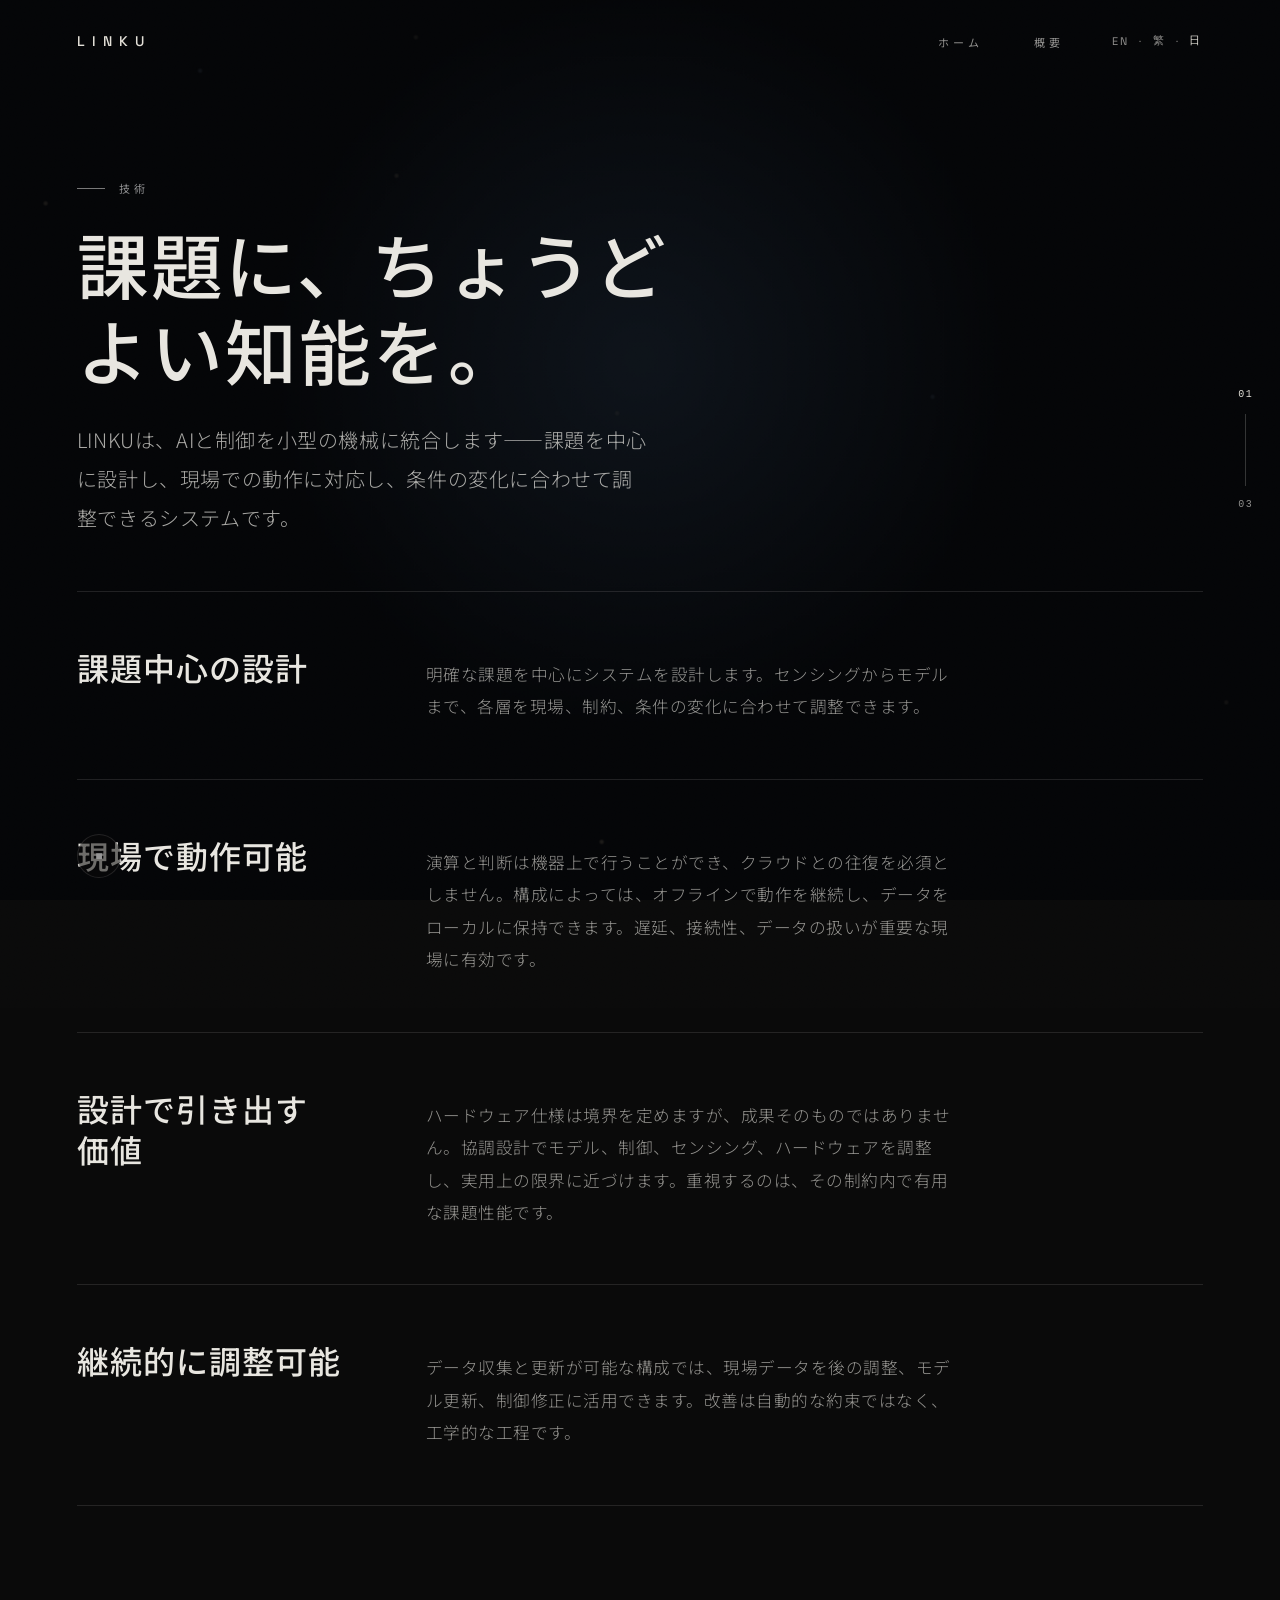
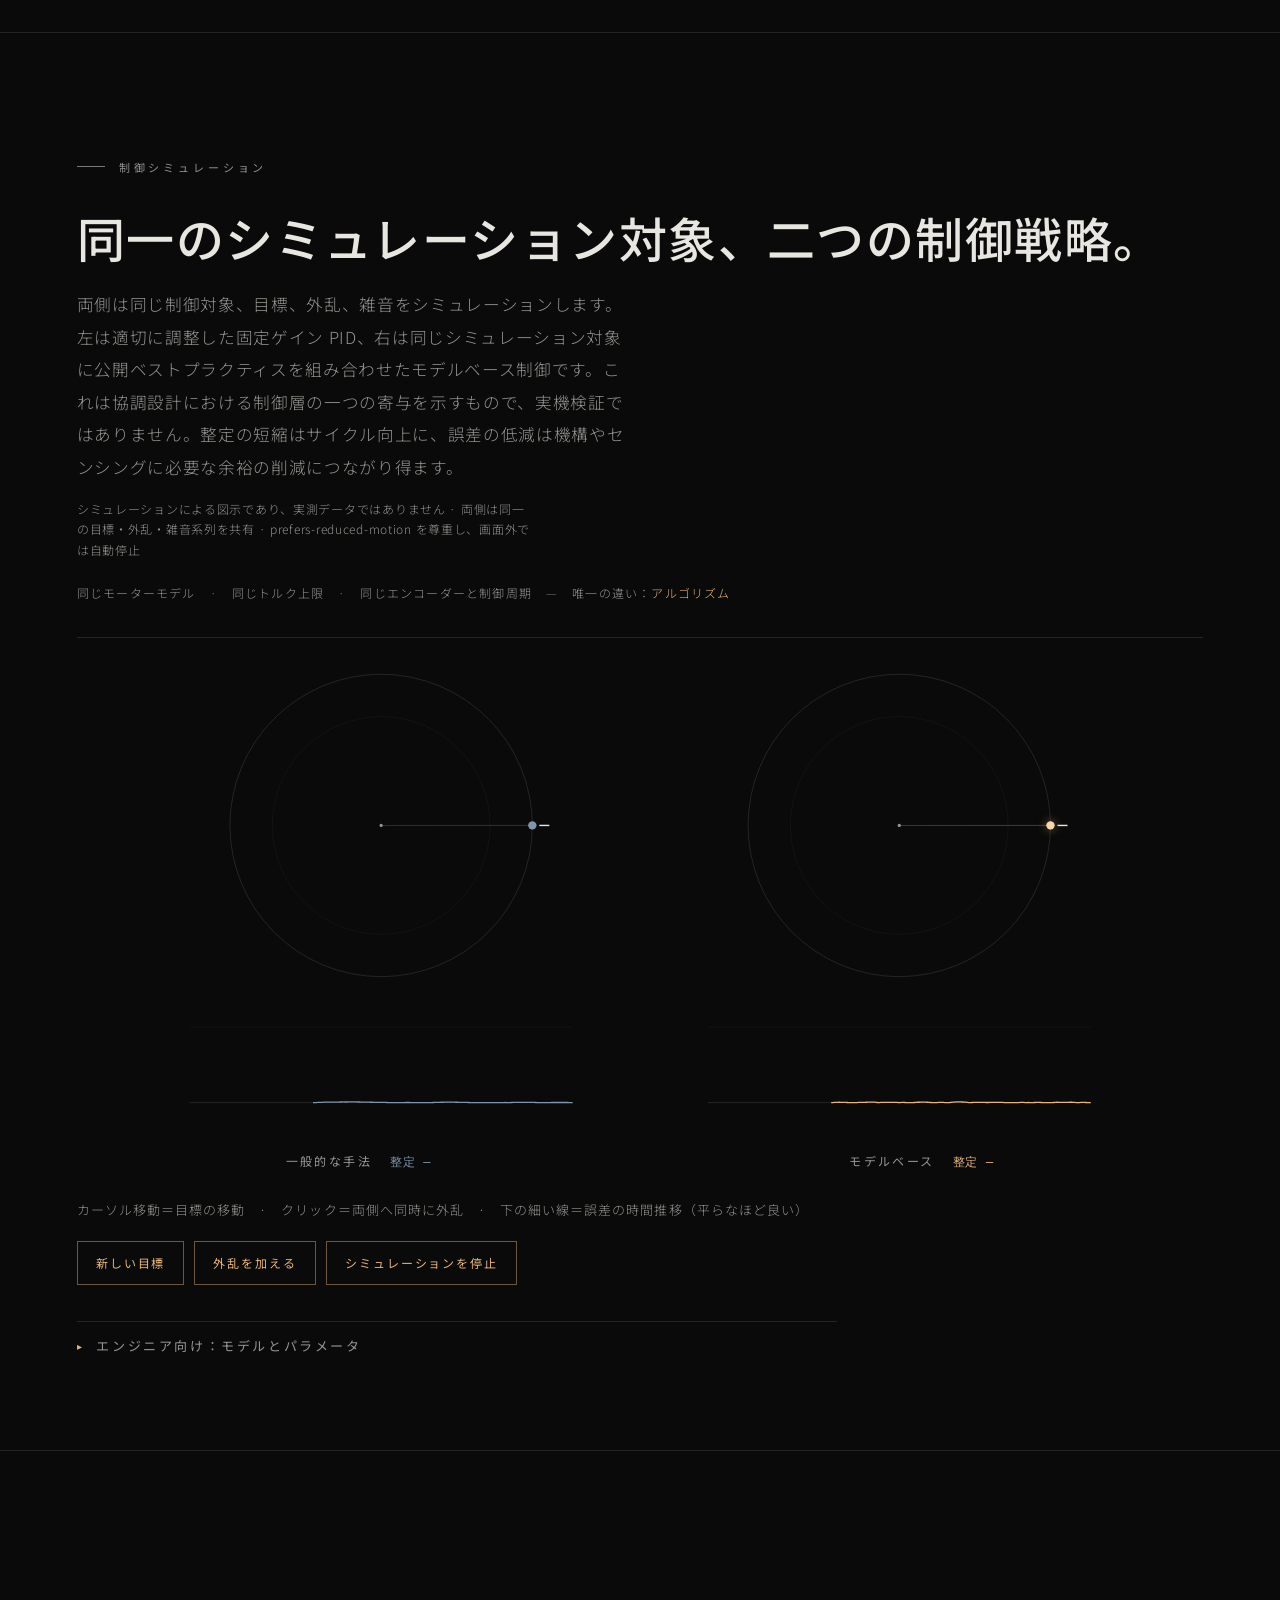
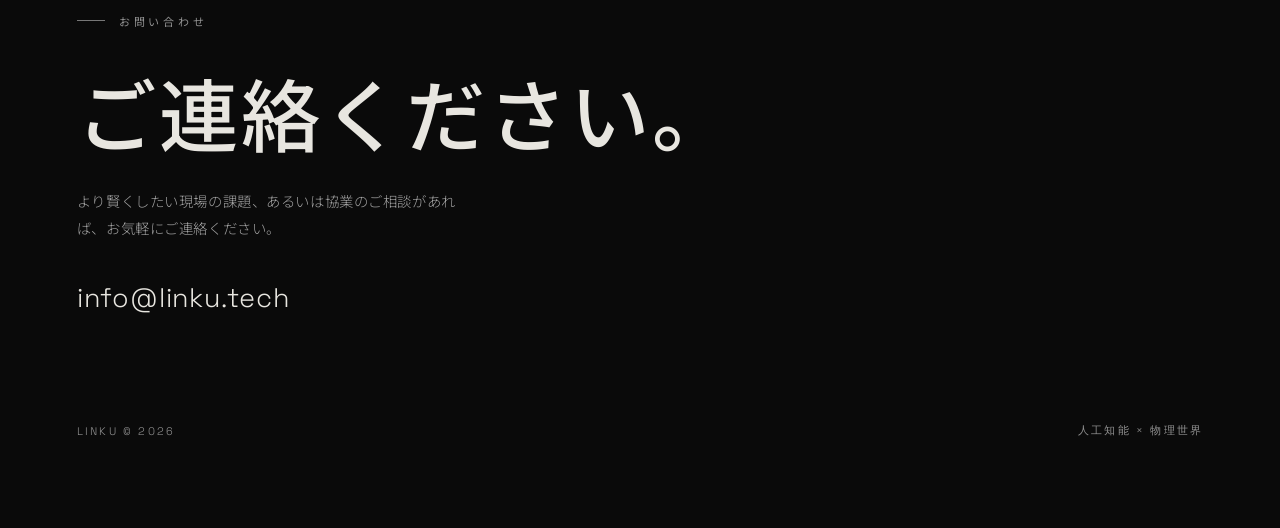
<file: ja/technology/index.html>
<!DOCTYPE html>
<html lang="ja">

<head>
  <meta charset="UTF-8" />
  <meta name="viewport" content="width=device-width, initial-scale=1.0" />
  <meta name="theme-color" content="#0a0a0a" />

  <!-- Favicon -->
  <link rel="icon" href="/assets/icon-192.png?v=da5a1367" sizes="192x192" type="image/png" />
  <link rel="icon" href="/assets/icon-512.png?v=16fe1b22" sizes="512x512" type="image/png" />
  <link rel="icon" href="/favicon.ico?v=3fda32a6" sizes="16x16 32x32 48x48" type="image/x-icon" />
  <link rel="icon" href="/assets/favicon.svg?v=75b62a2c" sizes="any" type="image/svg+xml" />
  <link rel="apple-touch-icon" href="/apple-touch-icon.png?v=6493cd5e" sizes="180x180" />
  <!-- 日本語コピーは AI による翻訳。公開前にネイティブによる確認を推奨します。 -->

  <title>技術 — LINKU</title>
  <meta name="description"
    content="LINKUは、AIと制御を小型の機械に統合します——課題を中心に設計し、現場での動作に対応し、条件の変化に合わせて調整できるシステムです。" />

  <!-- Canonical + language alternates -->
  <link rel="canonical" href="https://linku.tech/ja/technology/" />
  <link rel="alternate" hreflang="en" href="https://linku.tech/technology/" />
  <link rel="alternate" hreflang="zh-Hant" href="https://linku.tech/zh/technology/" />
  <link rel="alternate" hreflang="ja" href="https://linku.tech/ja/technology/" />
  <link rel="alternate" hreflang="x-default" href="https://linku.tech/technology/" />

  <!-- Open Graph -->
  <meta property="og:type" content="website" />
  <meta property="og:url" content="https://linku.tech/ja/technology/" />
  <meta property="og:site_name" content="LINKU" />
  <meta property="og:title" content="技術 — LINKU" />
  <meta property="og:description"
    content="LINKUは、AIと制御を小型の機械に統合します——課題を中心に設計し、現場での動作に対応し、条件の変化に合わせて調整できるシステムです。" />
  <meta property="og:locale" content="ja_JP" />
  <meta property="og:locale:alternate" content="en_US" />
  <meta property="og:locale:alternate" content="zh_TW" />
  <meta property="og:image" content="https://linku.tech/assets/og-image.png?v=a35d9f51" />
  <meta property="og:image:width" content="1200" />
  <meta property="og:image:height" content="630" />
  <meta property="og:image:alt" content="LINKU — 知能に、かたちをあたえる" />

  <!-- Twitter -->
  <meta name="twitter:card" content="summary_large_image" />
  <meta name="twitter:title" content="技術 — LINKU" />
  <meta name="twitter:description" content="AIと制御を小さな機械に統合する、ハードウェアとソフトウェアの協調設計。" />
  <meta name="twitter:image" content="https://linku.tech/assets/og-image.png?v=a35d9f51" />
  <meta name="twitter:image:alt" content="LINKU — 知能に、かたちをあたえる" />

  <link rel="preconnect" href="https://fonts.googleapis.com" />
  <link rel="preconnect" href="https://fonts.gstatic.com" crossorigin />
  <link href="https://fonts.googleapis.com/css2?family=Bebas+Neue&family=Space+Grotesk:wght@300;400;500&display=swap"
    rel="stylesheet" />
  <!-- Noto Sans JP, subset to the kana/kanji used on this page.
       If you add/change copy, update the &text= string below; missing glyphs
       quietly fall back to the system CJK font (no broken layout). -->
  <link
    href="https://fonts.googleapis.com/css2?family=Noto+Sans+JP:wght@400;500&text=%E6%9C%AC%E6%96%87%E3%81%B8%E7%A7%BB%E5%8B%95%20LINKU%E3%83%9B%E3%83%BC%E3%83%A0%E6%A6%82%E8%A6%81E%C2%B7%E7%B9%81%E6%97%A5%E6%8A%80%E8%A1%93%E8%AA%B2%E9%A1%8C%E3%81%AB%E3%80%81%E3%81%A1%E3%82%87%E3%81%86%E3%81%A9%E3%82%88%E3%81%84%E7%9F%A5%E8%83%BD%E3%82%92%E3%80%82%E3%81%AFA%E3%81%A8%E5%88%B6%E5%BE%A1%E5%B0%8F%E5%9E%8B%E3%81%AE%E6%A9%9F%E6%A2%B0%E7%B5%B1%E5%90%88%E3%81%97%E3%81%BE%E3%81%99%E2%80%94%E4%B8%AD%E5%BF%83%E8%A8%AD%E8%A8%88%E7%8F%BE%E5%A0%B4%E3%81%A7%E4%BD%9C%E5%AF%BE%E5%BF%9C%E6%9D%A1%E4%BB%B6%E5%A4%89%E5%8C%96%E3%82%8F%E3%81%9B%E3%81%A6%E8%AA%BF%E6%95%B4%E3%81%8D%E3%82%8B%E3%82%B7%E3%82%B9%E3%83%86%E6%98%8E%E7%A2%BA%E3%81%AA%E3%82%BB%E3%83%B3%E3%82%B0%E3%81%8B%E3%82%89%E3%83%A2%E3%83%87%E3%83%AB%E5%90%84%E5%B1%A4%E7%B4%84%E5%8F%AF%E6%BC%94%E7%AE%97%E5%88%A4%E6%96%AD%E5%99%A8%E4%B8%8A%E8%A1%8C%E3%81%93%E3%81%8C%E3%82%AF%E3%83%A9%E3%82%A6%E3%83%89%E5%BE%80%E5%BE%A9%E5%BF%85%E9%A0%88%E3%82%93%E6%A7%8B%E6%88%90%E3%81%A3%E3%82%AA%E3%83%95%E3%82%A4%E7%B6%99%E7%B6%9A%E3%82%BF%E3%83%AD%E3%82%AB%E4%BF%9D%E6%8C%81%E9%81%85%E5%BB%B6%E6%8E%A5%E6%80%A7%E6%89%B1%E9%87%8D%E6%9C%89%E5%8A%B9%E5%BC%95%E5%87%BA%E4%BE%A1%E5%80%A4%E3%83%8F%E3%82%A7%E3%82%A2%E4%BB%95%E6%A7%98%E5%A2%83%E7%95%8C%E5%AE%9A%E3%82%81%E6%9E%9C%E3%81%9D%E3%82%82%E3%81%82%E3%82%8A%E5%8D%94%E5%AE%9F%E7%94%A8%E9%99%90%E8%BF%91%E3%81%A5%E3%81%91%E8%A6%96%E5%86%85%E7%9A%84%E5%8F%8E%E9%9B%86%E6%9B%B4%E6%96%B0%E5%BE%8C%E4%BF%AE%E6%AD%A3%E6%B4%BB%E6%94%B9%E5%96%84%E8%87%AA%E6%9D%9F%E3%81%8F%E5%B7%A5%E5%AD%A6%E7%A8%8B%E3%83%9F%E3%83%A5%E3%83%AC%E3%83%A7%E5%90%8C%E4%B8%80%E8%B1%A1%E4%BA%8C%E3%81%A4%E6%88%A6%E7%95%A5%E4%B8%A1%E5%81%B4%E3%81%98%E7%9B%AE%E6%A8%99%E5%A4%96%E4%B9%B1%E9%9B%91%E9%9F%B3%E5%B7%A6%E9%81%A9%E5%88%87%E3%81%9F%E5%9B%BA%E3%82%B2PD%E5%8F%B3%E5%85%AC%E9%96%8B%E3%83%99%E3%83%88%E3%83%97%E3%82%A3%E7%B5%84%E3%81%BF%E3%82%8C%E3%81%8A%E5%AF%84%E4%B8%8E%E7%A4%BA%E6%A4%9C%E8%A8%BC%E7%9F%AD%E7%B8%AE%E3%82%B5%E5%90%91%E8%AA%A4%E5%B7%AE%E4%BD%8E%E6%B8%9B%E3%82%84%E4%BD%99%E8%A3%95%E5%89%8A%E5%BE%97%E5%9B%B3%E6%B8%AC%E3%83%BB%E7%B3%BB%E5%88%97%E5%85%B1prefs-ducmotin%E5%B0%8A%E7%94%BB%E9%9D%A2%E5%81%9C%E6%AD%A2%E3%82%A8%E3%82%B3%E3%83%80%E5%91%A8%E6%9C%9F%E5%94%AF%E9%81%95%EF%BC%9A%E3%82%B4%E3%83%AA%E3%82%BA%E8%88%AC%E6%89%8B%E6%B3%95%E3%82%BD%EF%BC%9D%E3%80%80%E3%83%83%E6%99%82%E4%B8%8B%E7%B4%B0%E7%B7%9A%E9%96%93%E6%8E%A8%EF%BC%88%E5%B9%B3%E3%81%BB%E8%89%AF%EF%BC%89%E3%80%8C%E3%80%8D%E3%83%9C%E5%8A%A0%E3%81%88%E5%86%8D%E7%94%9F%E5%85%A5%E5%8A%9B%E3%82%B8%E3%83%8B%E3%83%91%E3%83%A1%E2%80%83J%CE%B8%CC%88%3D%CF%84%E2%88%92b%CC%87%2B()10.5%7C%E2%89%A46%EF%BC%9B24Hz%E9%87%8F%E5%AD%90%C2%B0%E2%89%88CR%E3%82%AC%CF%83%E4%BD%BFa%E5%9F%BA%E2%88%AB8%CF%89%CC%82%CE%B6%E9%80%9F%E5%BA%A6%E5%88%86%EF%BC%8B%E6%AC%A1yv%2F%E3%83%81%E3%83%AF%E4%BB%98%E7%A9%8D%E9%A3%BD%E5%92%8C%E6%8C%87%E4%BB%A4%E7%9B%B4%E8%BB%8C%E9%81%93%E3%82%A9%E3%83%96%E3%82%B6%E3%83%90%E8%A3%9C%E5%84%9F%E8%A3%85%E5%B8%B8%E3%83%9E%CE%B1%E2%80%93%CE%B2%E5%85%88%E8%AA%AD%E4%BA%88%E6%BA%96%E6%9C%80%E3%83%8ATOS%E9%81%A0%E6%96%B9%E2%88%9A%E5%82%8D%E5%BD%A2%E7%B5%82%E7%AB%AFx_%E9%81%8B%E5%BC%8F%E9%83%A8%E7%9B%B8%E6%AE%BA7%E8%A1%9D%E6%92%83%E6%B3%A8%E7%92%B0%E9%80%A3%E5%BE%AE%C2%B1%E5%B8%AF3%E7%95%99%E7%BE%A9%E5%85%A8%E5%B1%A5%E6%AD%B4%E7%AF%84%E5%9B%B2%E3%81%B9%E3%81%95%E6%95%99%E7%A7%91%E6%9B%B8%E7%B4%9A%E3%81%A0%E7%B5%90%E5%95%8F%E3%81%94%E7%B5%A1%E8%B3%A2%E6%A5%AD%E8%AB%87%E3%81%B0%E6%B0%97%E8%BB%BD%40lkh%C2%A9%E4%BA%BA%C3%97%E7%89%A9%E7%90%86%E4%B8%96&display=swap"
    rel="stylesheet" />

  <link rel="stylesheet" href="/assets/styles.css" />
  <script src="/assets/vt-gate.js"></script>

  <!-- Structured data: Organization + WebPage -->
  <script type="application/ld+json">
  {
    "@context": "https://schema.org",
    "@graph": [
      {
        "@type": "Organization",
        "@id": "https://linku.tech/#org",
        "name": "LINKU",
        "alternateName": ["Linku Tech", "LINKU Tech"],
        "url": "https://linku.tech/",
        "logo": "https://linku.tech/assets/favicon.svg",
        "image": "https://linku.tech/assets/og-image.png?v=a35d9f51",
        "email": "info@linku.tech",
        "description": "LINKUは、エッジAI、制御システム、小型でカスタマイズ可能な知能機械をつくる初期段階のプロジェクトです。協調設計により、明確な課題を中心にモデル、制御、センシング、ハードウェアの制約を調整し、同等の条件でより有用な課題性能を引き出すことを目指します。",
        "disambiguatingDescription": "エッジAI・制御・知能機械に注力し、ハードウェアとソフトウェアの協調設計で開発を行う初期段階のテクノロジープロジェクト。",
        "slogan": "知能に、かたちをあたえる",
        "foundingDate": "2026",
        "founder": { "@type": "Person", "name": "Riku" },
        "foundingLocation": { "@type": "Place", "name": "Taipei, Taiwan" },
        "location": {
          "@type": "Place",
          "address": { "@type": "PostalAddress", "addressLocality": "Taipei", "addressCountry": "TW" }
        },
        "knowsAbout": ["エッジAI", "エッジコンピューティング", "制御システム", "ロボティクス", "組み込み知能", "ハードウェア・ソフトウェア協調設計"],
        "sameAs": [
          "https://github.com/linkuofficial",
          "https://neblux.linku.tech"
        ]
      },
      {
        "@type": "WebPage",
        "@id": "https://linku.tech/ja/technology/#webpage",
        "url": "https://linku.tech/ja/technology/",
        "name": "技術 — LINKU",
        "inLanguage": "ja",
        "about": { "@id": "https://linku.tech/#org" },
        "isPartOf": { "@id": "https://linku.tech/#website" }
      }
    ]
  }
  </script>
</head>

<body>
  <a class="skip-link" href="#top">本文へ移動</a>
  <canvas id="particles" aria-hidden="true" data-l-play="背景とシミュレーションを再生" data-l-pause="背景とシミュレーションを停止"></canvas>
  <div class="cursor-ring" aria-hidden="true"></div>
  <div class="cursor-dot" aria-hidden="true"></div>

  <nav aria-label="メインナビゲーション">
    <a href="/ja/" class="brand">LINKU</a>
    <div class="nav-right">
      <ul class="nav-links">
        <li><a href="/ja/">ホーム</a></li>
        <li><a href="/ja/about/">概要</a></li>
      </ul>
      <div class="lang-switch" aria-label="言語">
        <a href="/technology/" hreflang="en" lang="en">EN</a>
        <span class="sep" aria-hidden="true">·</span>
        <a href="/zh/technology/" hreflang="zh-Hant" lang="zh-Hant">繁</a>
        <span class="sep" aria-hidden="true">·</span>
        <a href="/ja/technology/" class="active" hreflang="ja" aria-current="page">日</a>
      </div>
    </div>
  </nav>

  <main class="wrap" id="top" tabindex="-1">

    <header class="tech-hero section-pad" data-screen-label="Technology">
      <div class="label">技術</div>
      <h1 class="tech-hero-title">課題に、ちょうどよい知能を。</h1>
      <p class="tech-hero-sub">LINKUは、AIと制御を小型の機械に統合します——課題を中心に設計し、現場での動作に対応し、条件の変化に合わせて調整できるシステムです。</p>
    </header>

    <section class="tech section-pad">
      <div class="tech-item reveal">
        <h2 class="tech-title">課題中心の設計</h2>
        <p class="tech-desc">明確な課題を中心にシステムを設計します。センシングからモデルまで、各層を現場、制約、条件の変化に合わせて調整できます。</p>
      </div>
      <div class="tech-item reveal">
        <h2 class="tech-title">現場で動作可能</h2>
        <p class="tech-desc">演算と判断は機器上で行うことができ、クラウドとの往復を必須としません。構成によっては、オフラインで動作を継続し、データをローカルに保持できます。遅延、接続性、データの扱いが重要な現場に有効です。</p>
      </div>
      <div class="tech-item reveal">
        <h2 class="tech-title">設計で引き出す価値</h2>
        <p class="tech-desc">ハードウェア仕様は境界を定めますが、成果そのものではありません。協調設計でモデル、制御、センシング、ハードウェアを調整し、実用上の限界に近づけます。重視するのは、その制約内で有用な課題性能です。</p>
      </div>
      <div class="tech-item reveal">
        <h2 class="tech-title">継続的に調整可能</h2>
        <p class="tech-desc">データ収集と更新が可能な構成では、現場データを後の調整、モデル更新、制御修正に活用できます。改善は自動的な約束ではなく、工学的な工程です。</p>
      </div>
    </section>

    <!-- 制御シミュレーション：同一のシミュレーション対象×2、唯一の変数＝制御戦略。
         注意：以下の日本語は機械翻訳ベースの草稿です。公開前にネイティブによる校正を推奨します。 -->
    <section class="proof section-pad" id="proof" data-screen-label="制御シミュレーション">
      <div class="label reveal">制御シミュレーション</div>
      <h2 class="proof-title reveal">同一のシミュレーション対象、二つの制御戦略。</h2>
      <p class="proof-sub reveal">両側は同じ制御対象、目標、外乱、雑音をシミュレーションします。左は適切に調整した固定ゲイン PID、右は同じシミュレーション対象に公開ベストプラクティスを組み合わせたモデルベース制御です。これは協調設計における制御層の一つの寄与を示すもので、実機検証ではありません。整定の短縮はサイクル向上に、誤差の低減は機構やセンシングに必要な余裕の削減につながり得ます。</p>
      <p class="proof-note reveal">シミュレーションによる図示であり、実測データではありません &middot; 両側は同一の目標・外乱・雑音系列を共有 &middot; prefers-reduced-motion を尊重し、画面外では自動停止</p>
      <p class="proof-same reveal" aria-hidden="true">
        <span>同じモーターモデル</span><span class="sep">&middot;</span>
        <span>同じトルク上限</span><span class="sep">&middot;</span>
        <span>同じエンコーダーと制御周期</span><span class="sep">&mdash;</span>
        <span>唯一の違い：<span class="only">アルゴリズム</span></span>
      </p>
      <div class="proof-stage reveal">
        <canvas id="proof-canvas" data-l-settle="整定"
          aria-label="同一のシミュレーション軸が同じ目標を追跡します。左は固定ゲイン PID、右はモデルベース制御です。下の細い線は両側の誤差の時間推移です。"></canvas>
        <div class="proof-caps">
          <div class="proof-cap"><span>一般的な手法</span><output id="proof-s0">整定 —</output></div>
          <div class="proof-cap linku"><span>モデルベース</span><output id="proof-s1">整定 —</output></div>
        </div>
      </div>
      <p class="proof-hint">カーソル移動＝目標の移動　&middot;　クリック＝両側へ同時に外乱　&middot;　下の細い線＝誤差の時間推移（平らなほど良い）</p>
      <p class="proof-hint-touch">リングをタップ＝目標を設定　&middot;　「外乱」ボタン＝両側へ同時に外乱　&middot;　下の細い線＝誤差の時間推移（平らなほど良い）</p>
      <div class="proof-controls" aria-label="シミュレーション操作">
        <button id="proof-target" class="proof-control" type="button">新しい目標</button>
        <button id="proof-disturb" class="proof-control" type="button">外乱を加える</button>
        <button id="proof-play" class="proof-control" type="button" data-play="シミュレーションを再生" data-pause="シミュレーションを停止">シミュレーションを停止</button>
        <p id="proof-paused-note" class="proof-paused-note" role="status" hidden>シミュレーションは停止中です。再生すると目標の変更や外乱の入力ができます。</p>
      </div>
      <details class="proof-details">
        <summary class="proof-summary">エンジニア向け：モデルとパラメータ</summary>
        <div class="proof-spec">
          <b>制御対象（両側同一）</b>&#8195;J&middot;&#952;&#776; = &#964; &#8722; b&middot;&#952;&#775; + d(t)、J = 1、b = 0.15、|&#964;| &#8804; 6；制御周期 240 Hz、センシング遅延 1 サンプル（両側同一）<br>
          <b>センシング（両側同一）</b>&#8195;エンコーダー量子化 1.5&#176;（&#8776;240 CPR）、ガウス雑音 &#963; = 0.5&#176;；両側は同一の雑音系列を使用（common random numbers）<br>
          <b>一般的な手法（適切に調整した基本 PID）</b>&#8195;固定ゲイン PID：&#964; = 20&middot;e + &#8747;12&middot;e &#8722; 5.8&middot;&#969;&#770;f（&#950; &#8776; 0.65）；速度＝エンコーダー 6 サンプル差分＋一次ローパス（dirty derivative、&#969; &#8776; 20 rad/s）；アンチワインドアップ＝条件付き積分（出力飽和中は積分停止）；ステップ指令を直接入力——軌道計画・モデルフィードフォワード・オブザーバー・遅延補償なし<br>
          <b class="o">モデルベース制御（公開ベストプラクティスの正しい実装）</b>&#8195;定常カルマン（&#945;&#8211;&#946;）推定＋1 サンプル先読み予測；準時間最適速度ガバナー（PTOS：遠方 v &#8804; &#8730;(2a&middot;e)、近傍は線形終端、a &#8804; 0.8&middot;&#964;max/J でフィードバック余裕を確保）；モデルフィードフォワード &#964;ff = J&middot;a_ref + b&middot;&#969;_ref；運動量式外乱オブザーバー（&#969; &#8776; 12 rad/s）が外部トルクを推定・相殺；フィードバック &#964;fb = 40&middot;(&#952;ref&#8722;&#952;&#770;) + 11&middot;(&#969;ref&#8722;&#969;&#770;)、&#950; &#8776; 0.87<br>
          <b>外乱</b>&#8195;クリック＝両側へ同量の衝撃トルクを同時注入；環境外乱は連続の微小トルク雑音（系列共有）<br>
          <b>統計</b>&#8195;整定＝イベント後に &#177;2&#176; 帯へ入り 0.3 s 留まるまでの時間（両側同一定義；誤差の全履歴は下の細い線）<br>
          <b>範囲</b>&#8195;右側はすべて公開された教科書級の技術です。このシミュレーションは協調設計における制御層の一つの寄与だけを示し、実機の計測結果ではありません
        </div>
      </details>
    </section>

    <section class="contact section-pad" id="contact" data-screen-label="Contact">
      <div class="label reveal">お問い合わせ</div>
      <h2 class="contact-big reveal">ご連絡ください。</h2>
      <p class="contact-note reveal">より賢くしたい現場の課題、あるいは協業のご相談があれば、お気軽にご連絡ください。</p>
      <div>
        <a class="contact-mail reveal" href="mailto:info@linku.tech" data-cursor="hover">info@linku.tech</a>
      </div>
      <footer>
        <span>LINKU &copy; 2026</span>
        <span>人工知能 &times; 物理世界</span>
      </footer>
    </section>

  </main>

  <script src="/assets/render.js"></script>
  <script src="/assets/main.js"></script>
  <script src="/assets/proof.js"></script>

</body>

</html>
</file>
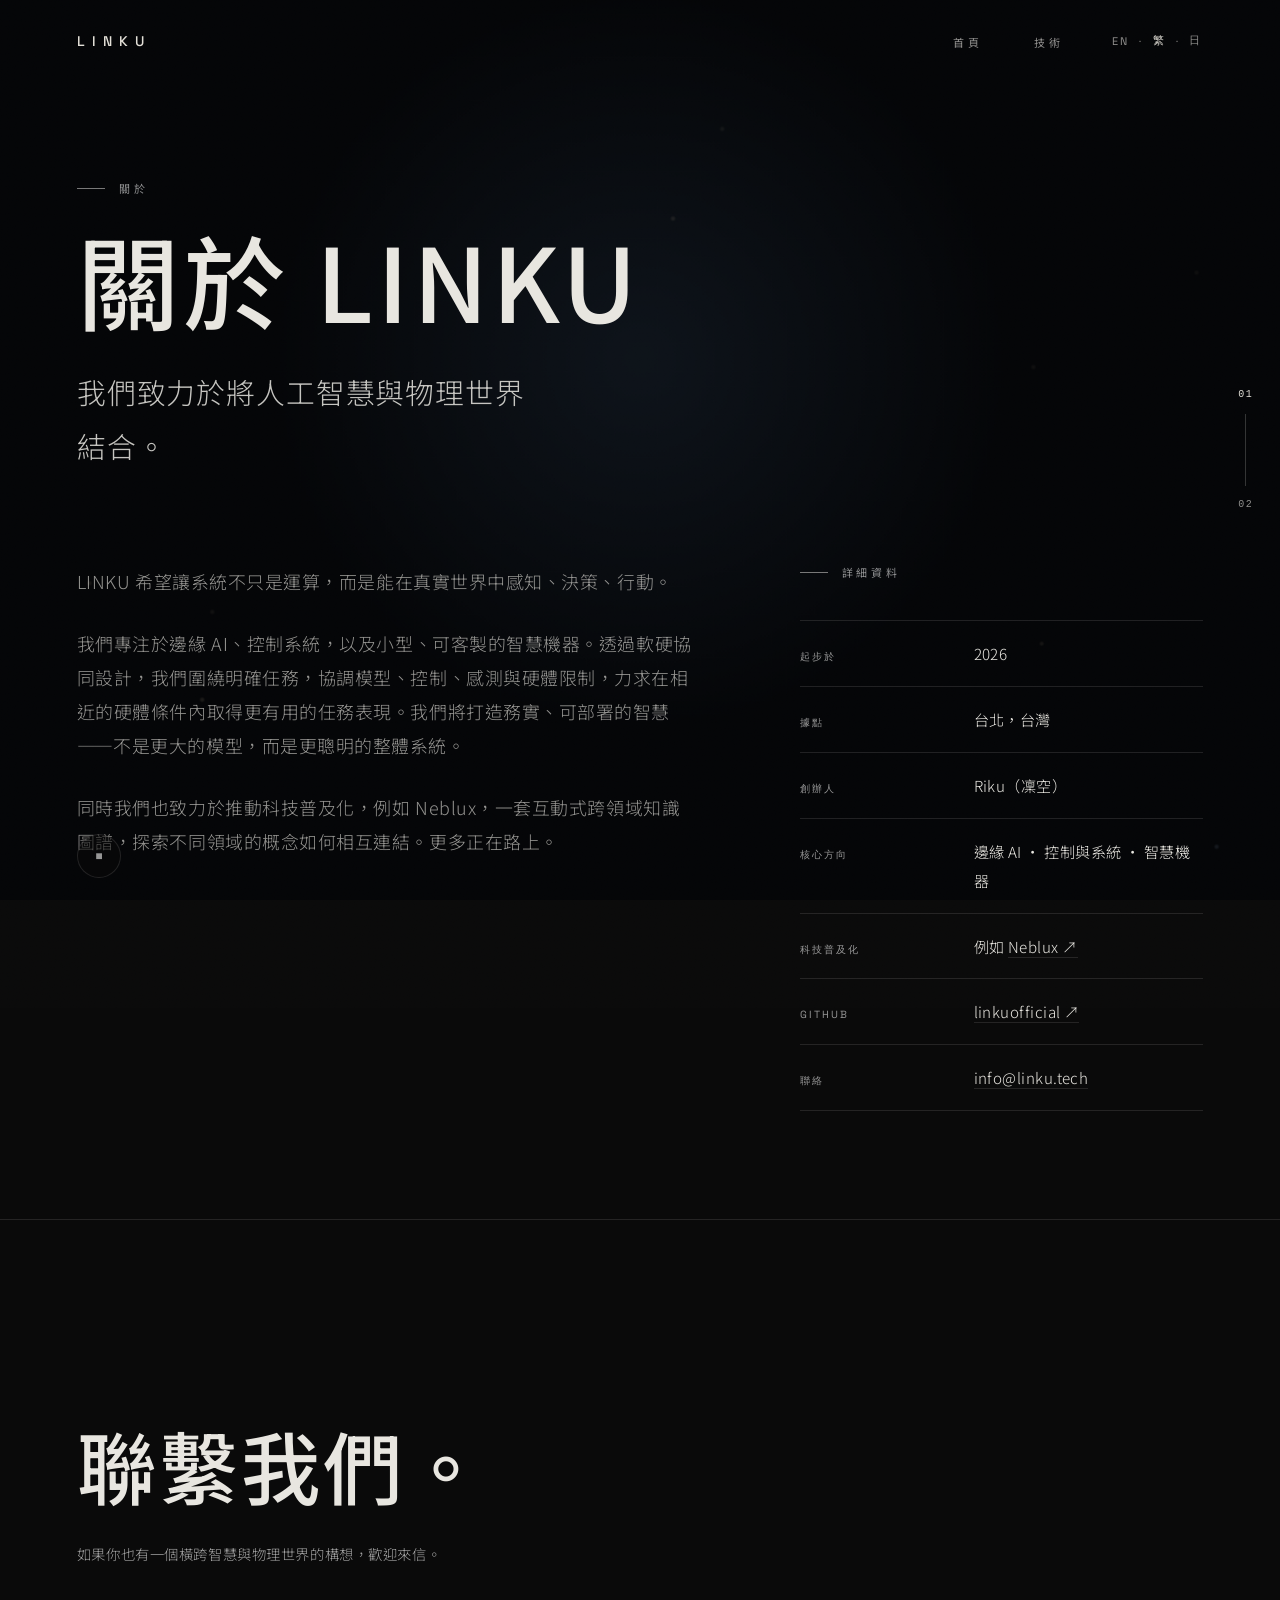
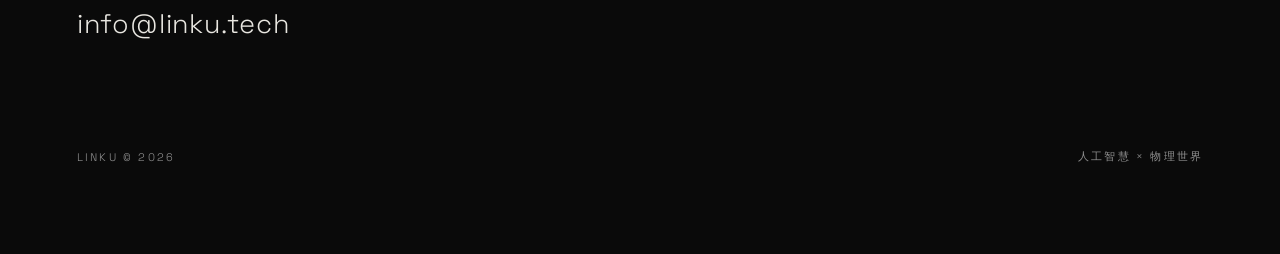
<file: zh/about/index.html>
<!DOCTYPE html>
<html lang="zh-Hant">

<head>
  <meta charset="UTF-8" />
  <meta name="viewport" content="width=device-width, initial-scale=1.0" />
  <meta name="theme-color" content="#0a0a0a" />

  <!-- Favicon -->
  <link rel="icon" href="/assets/icon-192.png?v=da5a1367" sizes="192x192" type="image/png" />
  <link rel="icon" href="/assets/icon-512.png?v=16fe1b22" sizes="512x512" type="image/png" />
  <link rel="icon" href="/favicon.ico?v=3fda32a6" sizes="16x16 32x32 48x48" type="image/x-icon" />
  <link rel="icon" href="/assets/favicon.svg?v=75b62a2c" sizes="any" type="image/svg+xml" />
  <link rel="apple-touch-icon" href="/apple-touch-icon.png?v=6493cd5e" sizes="180x180" />

  <title>關於 — LINKU（Linku Tech）</title>
  <meta name="description"
    content="LINKU（Linku Tech）是一個早期階段的技術專案，以軟硬協同設計打造邊緣 AI、控制系統與小型智慧機器。2026 年起步，據點台北、台灣。" />

  <!-- Canonical + language alternates -->
  <link rel="canonical" href="https://linku.tech/zh/about/" />
  <link rel="alternate" hreflang="en" href="https://linku.tech/about/" />
  <link rel="alternate" hreflang="zh-Hant" href="https://linku.tech/zh/about/" />
  <link rel="alternate" hreflang="ja" href="https://linku.tech/ja/about/" />
  <link rel="alternate" hreflang="x-default" href="https://linku.tech/about/" />

  <!-- Open Graph -->
  <meta property="og:type" content="website" />
  <meta property="og:url" content="https://linku.tech/zh/about/" />
  <meta property="og:site_name" content="LINKU" />
  <meta property="og:title" content="關於 — LINKU（Linku Tech）" />
  <meta property="og:description"
    content="一個在人工智慧與物理世界交界處工作的早期階段技術專案——以軟硬協同設計打造邊緣 AI、控制與智慧機器。" />
  <meta property="og:locale" content="zh_TW" />
  <meta property="og:locale:alternate" content="en_US" />
  <meta property="og:locale:alternate" content="ja_JP" />
  <meta property="og:image" content="https://linku.tech/assets/og-image.png?v=a35d9f51" />
  <meta property="og:image:width" content="1200" />
  <meta property="og:image:height" content="630" />
  <meta property="og:image:alt" content="LINKU — 讓智慧化為實體" />

  <!-- Twitter -->
  <meta name="twitter:card" content="summary_large_image" />
  <meta name="twitter:title" content="關於 — LINKU（Linku Tech）" />
  <meta name="twitter:description" content="一個在人工智慧與物理世界交界處工作的早期階段技術專案。" />
  <meta name="twitter:image" content="https://linku.tech/assets/og-image.png?v=a35d9f51" />
  <meta name="twitter:image:alt" content="LINKU — 讓智慧化為實體" />

  <link rel="preconnect" href="https://fonts.googleapis.com" />
  <link rel="preconnect" href="https://fonts.gstatic.com" crossorigin />
  <link href="https://fonts.googleapis.com/css2?family=Bebas+Neue&family=Space+Grotesk:wght@300;400;500&display=swap"
    rel="stylesheet" />
  <!-- Noto Sans TC, subset to only the Han characters used on this page.
       If you add/change copy, update the &text= string below; missing glyphs
       quietly fall back to the system CJK font (no broken layout). -->
  <link
    href="https://fonts.googleapis.com/css2?family=Noto+Sans+TC:wght@400;500&text=%E8%B7%B3%E8%87%B3%E4%B8%BB%E8%A6%81%E5%85%A7%E5%AE%B9%20LINKU%E9%A6%96%E9%A0%81%E6%8A%80%E8%A1%93E%C2%B7%E7%B9%81%E6%97%A5%E9%97%9C%E6%96%BC%E6%88%91%E5%80%91%E8%87%B4%E5%8A%9B%E5%B0%87%E4%BA%BA%E5%B7%A5%E6%99%BA%E6%85%A7%E8%88%87%E7%89%A9%E7%90%86%E4%B8%96%E7%95%8C%E7%B5%90%E5%90%88%E3%80%82%E5%B8%8C%E6%9C%9B%E8%AE%93%E7%B3%BB%E7%B5%B1%E4%B8%8D%E5%8F%AA%E6%98%AF%E9%81%8B%E7%AE%97%EF%BC%8C%E8%80%8C%E8%83%BD%E5%9C%A8%E7%9C%9F%E5%AF%A6%E4%B8%AD%E6%84%9F%E7%9F%A5%E3%80%81%E6%B1%BA%E7%AD%96%E8%A1%8C%E5%8B%95%E5%B0%88%E6%B3%A8%E9%82%8A%E7%B7%A3A%E6%8E%A7%E5%88%B6%E4%BB%A5%E5%8F%8A%E5%B0%8F%E5%9E%8B%E5%8F%AF%E5%AE%A2%E8%A3%BD%E7%9A%84%E6%A9%9F%E5%99%A8%E9%80%8F%E9%81%8E%E8%BB%9F%E7%A1%AC%E5%8D%94%E5%90%8C%E8%A8%AD%E8%A8%88%E5%9C%8D%E7%B9%9E%E6%98%8E%E7%A2%BA%E4%BB%BB%E5%8B%99%E8%AA%BF%E6%A8%A1%E6%B8%AC%E9%AB%94%E9%99%90%E6%B1%82%E7%9B%B8%E8%BF%91%E6%A2%9D%E4%BB%B6%E5%8F%96%E5%BE%97%E6%9B%B4%E6%9C%89%E7%94%A8%E8%A1%A8%E7%8F%BE%E6%89%93%E9%80%A0%E9%83%A8%E7%BD%B2%E2%80%94%E5%A4%A7%E8%81%B0%E6%95%B4%E6%99%82%E4%B9%9F%E6%8E%A8%E7%A7%91%E6%99%AE%E5%8C%96%E4%BE%8B%E5%A6%82eblux%E4%B8%80%E5%A5%97%E4%BA%92%E5%BC%8F%E8%B7%A8%E9%A0%98%E5%9F%9F%E8%AD%98%E5%9C%96%E8%AD%9C%E6%8E%A2%E7%B4%A2%E6%A6%82%E5%BF%B5%E4%BD%95%E9%80%A3%E5%A4%9A%E6%AD%A3%E8%B7%AF%E4%B8%8A%E8%A9%B3%E7%B4%B0%E8%B3%87%E6%96%99%E8%B5%B7%E6%AD%A5206%E6%93%9A%E9%BB%9E%E5%8F%B0%E5%8C%97%E7%81%A3%E5%89%B5%E8%BE%A6Rik%EF%BC%88%E5%87%9C%E7%A9%BA%EF%BC%89%E6%A0%B8%E5%BF%83%E6%96%B9%E5%90%91%E2%86%97GtHnofca%E8%81%AF%E7%B5%A1%40.h%E7%B9%AB%E6%9E%9C%E4%BD%A0%E5%80%8B%E6%A9%AB%E6%A7%8B%E6%83%B3%E6%AD%A1%E8%BF%8E%E4%BE%86%E4%BF%A1%C2%A9%C3%97&display=swap"
    rel="stylesheet" />

  <link rel="stylesheet" href="/assets/styles.css" />
  <script src="/assets/vt-gate.js"></script>

  <!-- Structured data: Organization (enriched) + AboutPage -->
  <script type="application/ld+json">
  {
    "@context": "https://schema.org",
    "@graph": [
      {
        "@type": "Organization",
        "@id": "https://linku.tech/#org",
        "name": "LINKU",
        "alternateName": ["Linku Tech", "LINKU Tech"],
        "url": "https://linku.tech/",
        "logo": "https://linku.tech/assets/favicon.svg",
        "image": "https://linku.tech/assets/og-image.png?v=a35d9f51",
        "email": "info@linku.tech",
        "description": "LINKU 是一個早期階段的技術專案，打造邊緣 AI、控制系統與小型可客製智慧機器。軟硬協同設計圍繞明確任務，協調模型、控制、感測與硬體限制，力求在相近硬體條件內取得更有用的任務表現。",
        "disambiguatingDescription": "專注於邊緣 AI、控制與智慧機器、以軟硬協同設計打造產品的早期階段技術專案。",
        "slogan": "讓智慧化為實體",
        "foundingDate": "2026",
        "founder": { "@type": "Person", "name": "Riku" },
        "foundingLocation": { "@type": "Place", "name": "Taipei, Taiwan" },
        "location": {
          "@type": "Place",
          "address": { "@type": "PostalAddress", "addressLocality": "Taipei", "addressCountry": "TW" }
        },
        "knowsAbout": ["邊緣 AI", "邊緣運算", "控制系統", "機器人技術", "嵌入式智慧", "軟硬協同設計"],
        "sameAs": [
          "https://github.com/linkuofficial",
          "https://neblux.linku.tech"
        ]
      },
      {
        "@type": "AboutPage",
        "@id": "https://linku.tech/zh/about/#webpage",
        "url": "https://linku.tech/zh/about/",
        "name": "關於 — LINKU",
        "inLanguage": "zh-Hant",
        "about": { "@id": "https://linku.tech/#org" },
        "isPartOf": { "@id": "https://linku.tech/#website" }
      }
    ]
  }
  </script>
</head>

<body>
  <a class="skip-link" href="#top">跳至主要內容</a>
  <canvas id="particles" aria-hidden="true" data-l-play="播放背景動畫" data-l-pause="暫停背景動畫"></canvas>
  <div class="cursor-ring" aria-hidden="true"></div>
  <div class="cursor-dot" aria-hidden="true"></div>

  <nav aria-label="主要導覽">
    <a href="/zh/" class="brand">LINKU</a>
    <div class="nav-right">
      <ul class="nav-links">
        <li><a href="/zh/">首頁</a></li>
        <li><a href="/zh/technology/">技術</a></li>
      </ul>
      <div class="lang-switch" aria-label="語言">
        <a href="/about/" hreflang="en" lang="en">EN</a>
        <span class="sep" aria-hidden="true">·</span>
        <a href="/zh/about/" class="active" hreflang="zh-Hant" aria-current="page">繁</a>
        <span class="sep" aria-hidden="true">·</span>
        <a href="/ja/about/" hreflang="ja" lang="ja">日</a>
      </div>
    </div>
  </nav>

  <main class="wrap" id="top" tabindex="-1">

    <header class="about-head section-pad" data-screen-label="About">
      <div class="label">關於</div>
      <h1 class="about-title">關於 LINKU</h1>
      <p class="about-lead">我們致力於將人工智慧與物理世界結合。</p>
    </header>

    <div class="about-cols section-pad">
      <section class="about">
      <p class="about-body reveal">LINKU 希望讓系統不只是運算，而是能在真實世界中感知、決策、行動。</p>
      <p class="about-body reveal">我們專注於邊緣 AI、控制系統，以及小型、可客製的智慧機器。透過軟硬協同設計，我們圍繞明確任務，協調模型、控制、感測與硬體限制，力求在相近的硬體條件內取得更有用的任務表現。我們將打造務實、可部署的智慧——不是更大的模型，而是更聰明的整體系統。</p>
      <p class="about-body reveal">同時我們也致力於推動科技普及化，例如 Neblux，一套互動式跨領域知識圖譜，探索不同領域的概念如何相互連結。更多正在路上。</p>
    </section>

      <section class="about-details">
      <div class="label reveal">詳細資料</div>
      <dl class="about-facts reveal">
        <div><dt>起步於</dt><dd>2026</dd></div>
        <div><dt>據點</dt><dd>台北，台灣</dd></div>
        <div><dt>創辦人</dt><dd>Riku（凜空）</dd></div>
        <div><dt>核心方向</dt><dd>邊緣 AI · 控制與系統 · 智慧機器</dd></div>
        <div><dt>科技普及化</dt><dd>例如 <a href="https://neblux.linku.tech" target="_blank" rel="noopener" data-cursor="hover">Neblux &#8599;</a></dd></div>
        <div><dt>GitHub</dt><dd><a href="https://github.com/linkuofficial" target="_blank" rel="noopener" data-cursor="hover">linkuofficial &#8599;</a></dd></div>
        <div><dt>聯絡</dt><dd><a href="mailto:info@linku.tech" data-cursor="hover">info@linku.tech</a></dd></div>
      </dl>
    </section>
    </div>

    <section class="contact section-pad" id="contact" data-screen-label="Contact">
      <h2 class="contact-big reveal">聯繫我們。</h2>
      <p class="contact-note reveal">如果你也有一個橫跨智慧與物理世界的構想，歡迎來信。</p>
      <div>
        <a class="contact-mail reveal" href="mailto:info@linku.tech" data-cursor="hover">info@linku.tech</a>
      </div>
      <footer>
        <span>LINKU &copy; 2026</span>
        <span>人工智慧 &times; 物理世界</span>
      </footer>
    </section>

  </main>

  <script src="/assets/render.js"></script>
  <script src="/assets/main.js"></script>

</body>

</html>
</file>
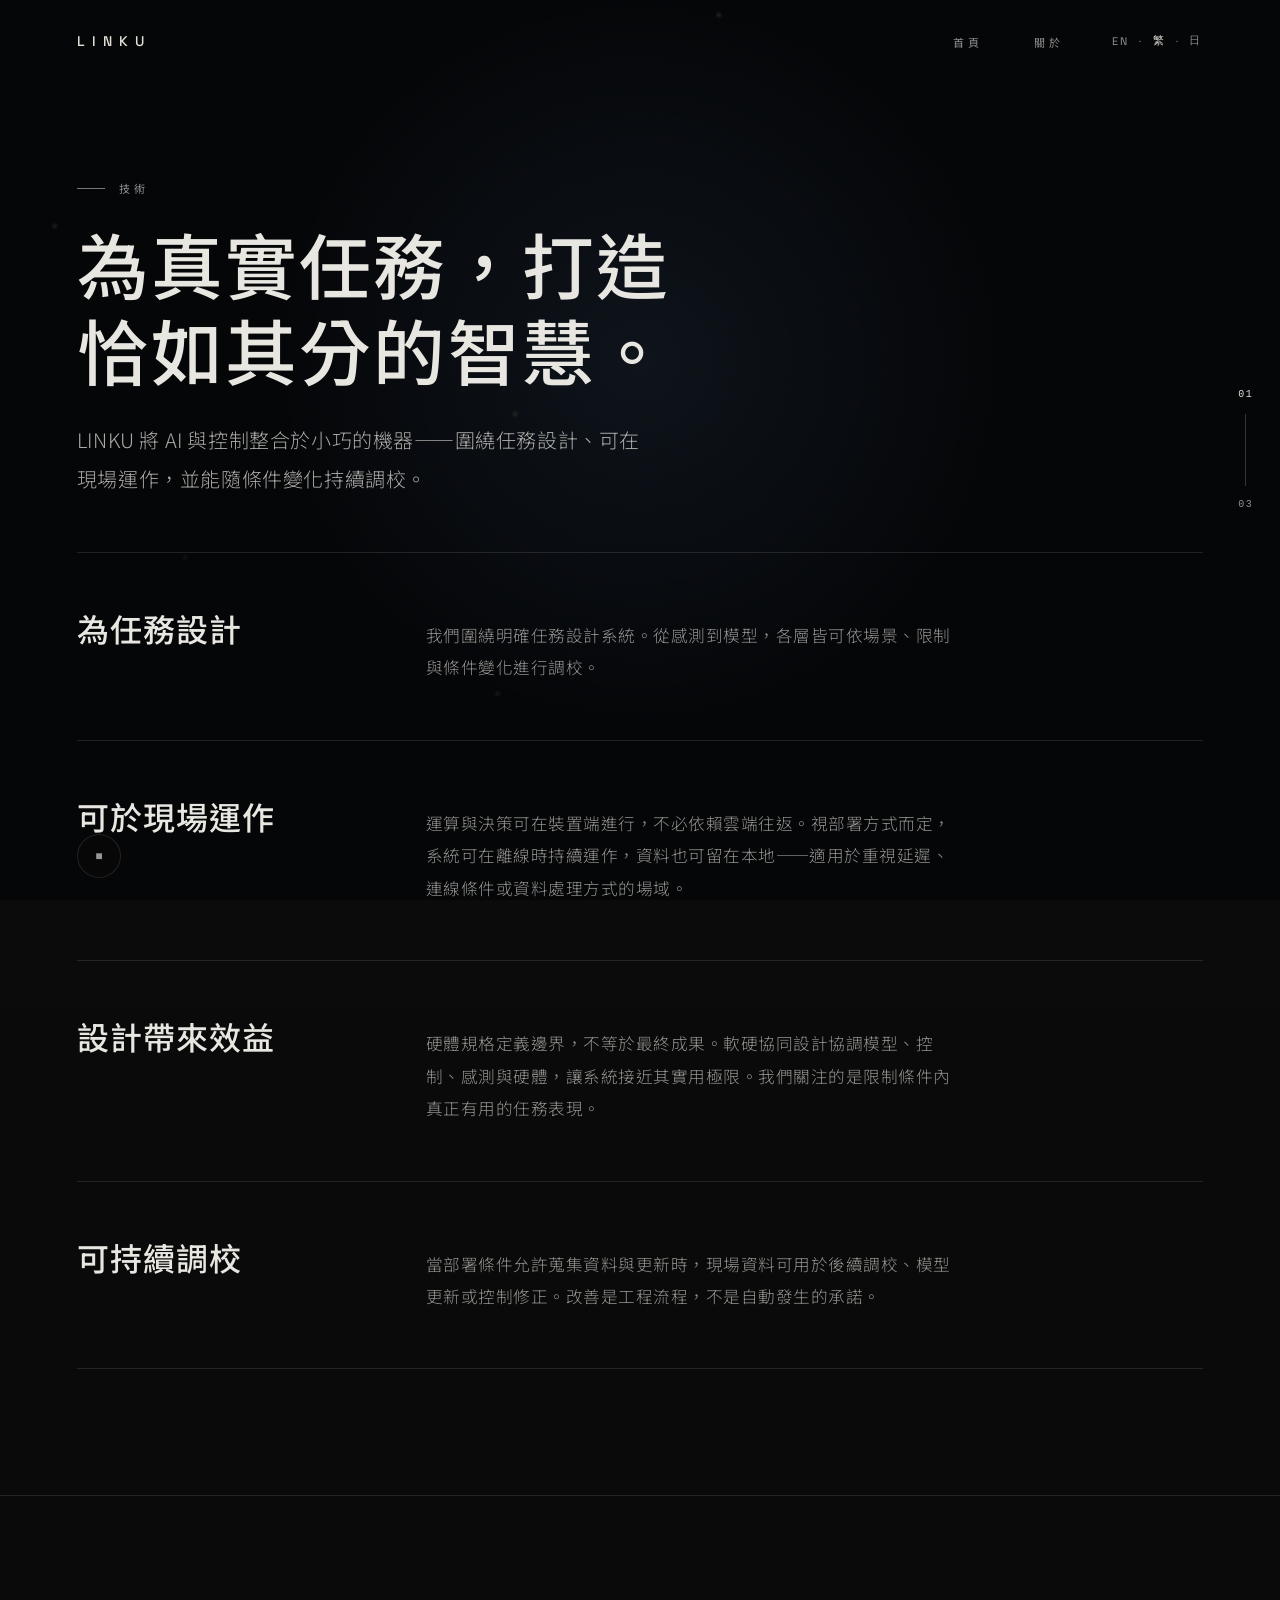
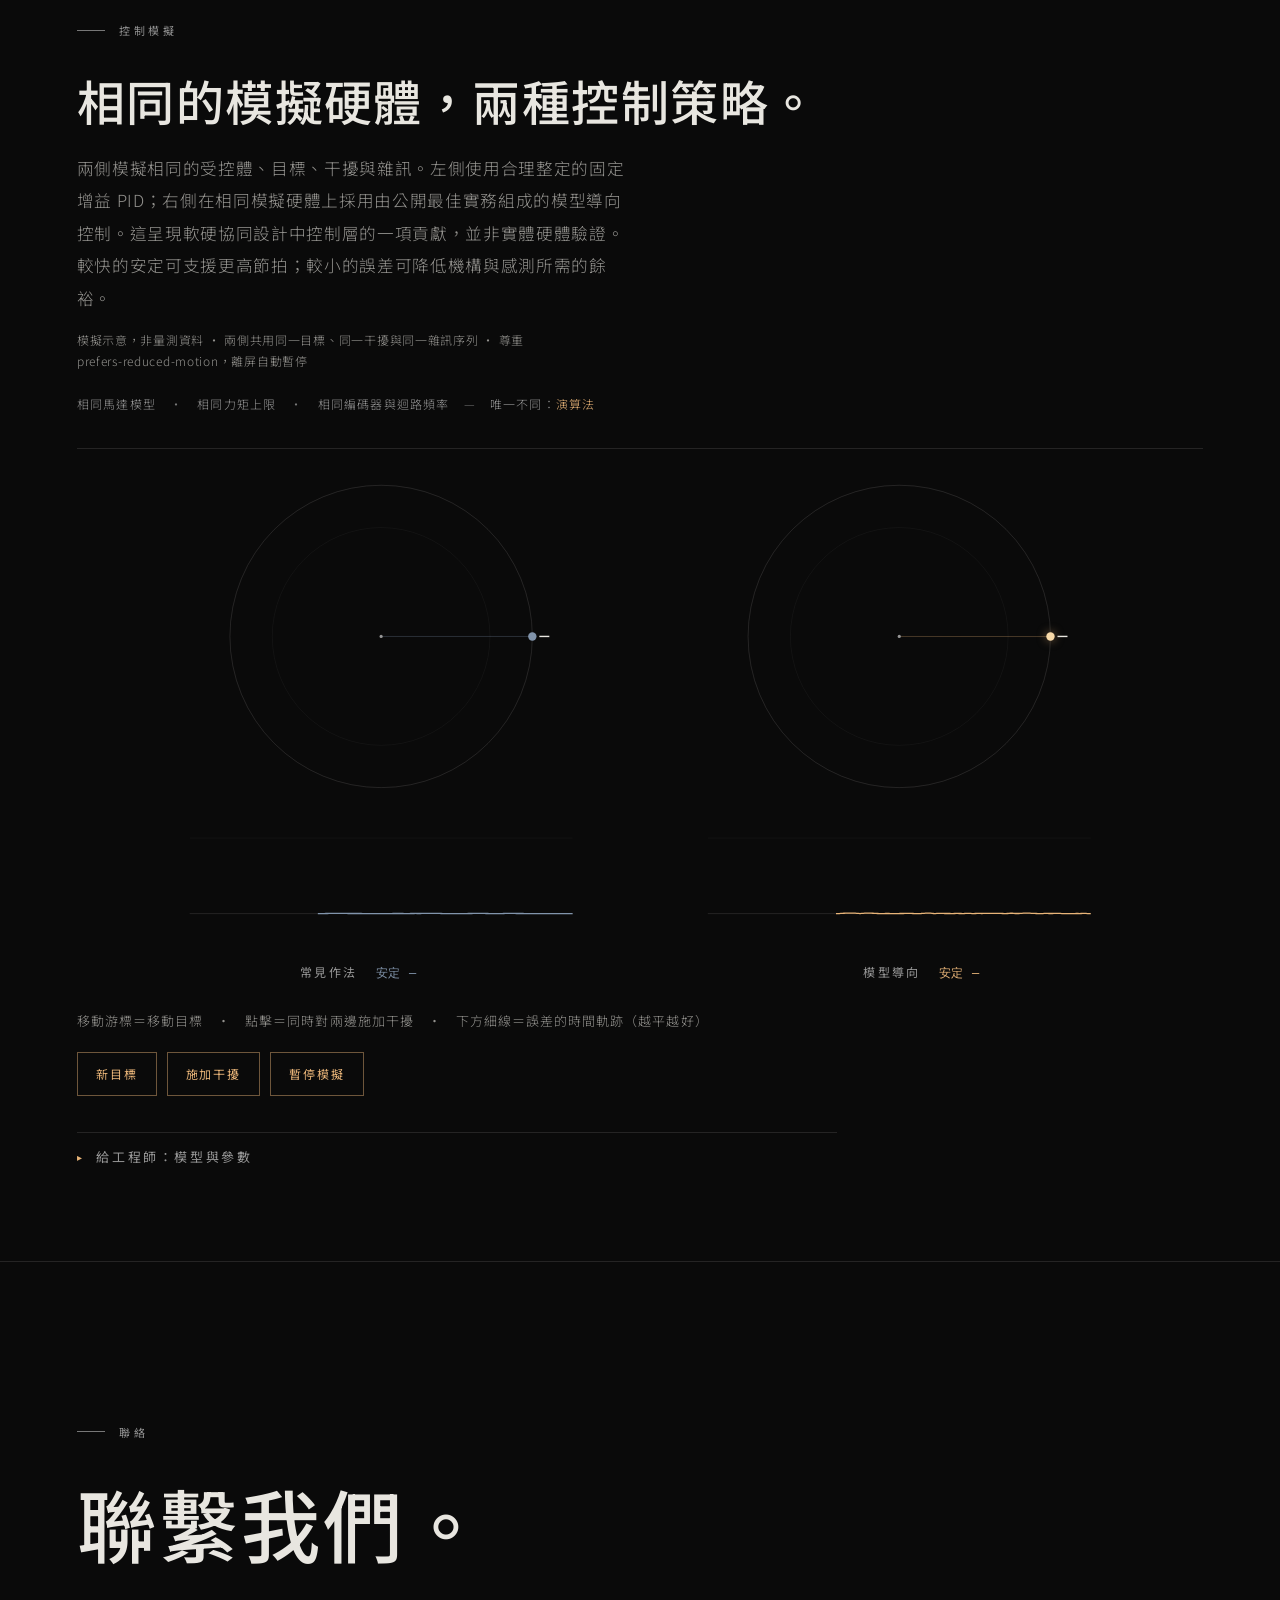
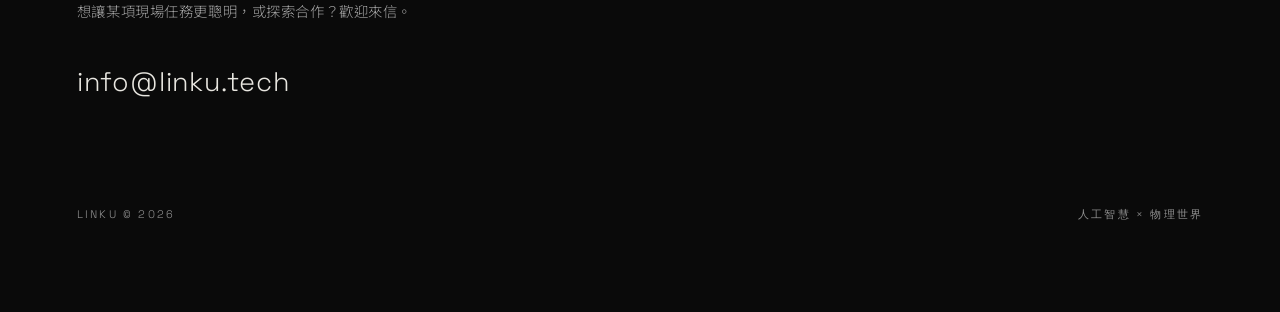
<file: zh/technology/index.html>
<!DOCTYPE html>
<html lang="zh-Hant">

<head>
  <meta charset="UTF-8" />
  <meta name="viewport" content="width=device-width, initial-scale=1.0" />
  <meta name="theme-color" content="#0a0a0a" />

  <!-- Favicon -->
  <link rel="icon" href="/assets/icon-192.png?v=da5a1367" sizes="192x192" type="image/png" />
  <link rel="icon" href="/assets/icon-512.png?v=16fe1b22" sizes="512x512" type="image/png" />
  <link rel="icon" href="/favicon.ico?v=3fda32a6" sizes="16x16 32x32 48x48" type="image/x-icon" />
  <link rel="icon" href="/assets/favicon.svg?v=75b62a2c" sizes="any" type="image/svg+xml" />
  <link rel="apple-touch-icon" href="/apple-touch-icon.png?v=6493cd5e" sizes="180x180" />

  <title>技術 — LINKU（Linku Tech）</title>
  <meta name="description"
    content="LINKU 將 AI 與控制整合於小巧的機器——圍繞任務設計、可在現場運作，並能隨條件變化持續調校。" />

  <!-- Canonical + language alternates -->
  <link rel="canonical" href="https://linku.tech/zh/technology/" />
  <link rel="alternate" hreflang="en" href="https://linku.tech/technology/" />
  <link rel="alternate" hreflang="zh-Hant" href="https://linku.tech/zh/technology/" />
  <link rel="alternate" hreflang="ja" href="https://linku.tech/ja/technology/" />
  <link rel="alternate" hreflang="x-default" href="https://linku.tech/technology/" />

  <!-- Open Graph -->
  <meta property="og:type" content="website" />
  <meta property="og:url" content="https://linku.tech/zh/technology/" />
  <meta property="og:site_name" content="LINKU" />
  <meta property="og:title" content="技術 — LINKU（Linku Tech）" />
  <meta property="og:description"
    content="LINKU 將 AI 與控制整合於小巧的機器——圍繞任務設計、可在現場運作，並能隨條件變化持續調校。" />
  <meta property="og:locale" content="zh_TW" />
  <meta property="og:locale:alternate" content="en_US" />
  <meta property="og:locale:alternate" content="ja_JP" />
  <meta property="og:image" content="https://linku.tech/assets/og-image.png?v=a35d9f51" />
  <meta property="og:image:width" content="1200" />
  <meta property="og:image:height" content="630" />
  <meta property="og:image:alt" content="LINKU — 讓智慧化為實體" />

  <!-- Twitter -->
  <meta name="twitter:card" content="summary_large_image" />
  <meta name="twitter:title" content="技術 — LINKU（Linku Tech）" />
  <meta name="twitter:description" content="以軟硬協同設計，將 AI 與控制整合於小巧的機器。" />
  <meta name="twitter:image" content="https://linku.tech/assets/og-image.png?v=a35d9f51" />
  <meta name="twitter:image:alt" content="LINKU — 讓智慧化為實體" />

  <link rel="preconnect" href="https://fonts.googleapis.com" />
  <link rel="preconnect" href="https://fonts.gstatic.com" crossorigin />
  <link href="https://fonts.googleapis.com/css2?family=Bebas+Neue&family=Space+Grotesk:wght@300;400;500&display=swap"
    rel="stylesheet" />
  <!-- Noto Sans TC, subset to the Han characters used on this page.
       If you add/change copy, update the &text= string below; missing glyphs
       quietly fall back to the system CJK font (no broken layout). -->
  <link
    href="https://fonts.googleapis.com/css2?family=Noto+Sans+TC:wght@400;500&text=%E8%B7%B3%E8%87%B3%E4%B8%BB%E8%A6%81%E5%85%A7%E5%AE%B9%20LINKU%E9%A6%96%E9%A0%81%E9%97%9C%E6%96%BCE%C2%B7%E7%B9%81%E6%97%A5%E6%8A%80%E8%A1%93%E7%82%BA%E7%9C%9F%E5%AF%A6%E4%BB%BB%E5%8B%99%EF%BC%8C%E6%89%93%E9%80%A0%E6%81%B0%E5%A6%82%E5%85%B6%E5%88%86%E7%9A%84%E6%99%BA%E6%85%A7%E3%80%82%E5%B0%87A%E8%88%87%E6%8E%A7%E5%88%B6%E6%95%B4%E5%90%88%E5%B0%8F%E5%B7%A7%E6%A9%9F%E5%99%A8%E2%80%94%E5%9C%8D%E7%B9%9E%E8%A8%AD%E8%A8%88%E3%80%81%E5%8F%AF%E5%9C%A8%E7%8F%BE%E5%A0%B4%E9%81%8B%E4%BD%9C%E4%B8%A6%E8%83%BD%E9%9A%A8%E6%A2%9D%E4%BB%B6%E8%AE%8A%E5%8C%96%E6%8C%81%E7%BA%8C%E8%AA%BF%E6%A0%A1%E6%88%91%E5%80%91%E6%98%8E%E7%A2%BA%E7%B3%BB%E7%B5%B1%E5%BE%9E%E6%84%9F%E6%B8%AC%E5%88%B0%E6%A8%A1%E5%9E%8B%E5%90%84%E5%B1%A4%E7%9A%86%E4%BE%9D%E6%99%AF%E9%99%90%E9%80%B2%E8%A1%8C%E7%AE%97%E6%B1%BA%E7%AD%96%E8%A3%9D%E7%BD%AE%E7%AB%AF%E4%B8%8D%E5%BF%85%E8%B3%B4%E9%9B%B2%E5%BE%80%E8%BF%94%E8%A6%96%E9%83%A8%E7%BD%B2%E6%96%B9%E5%BC%8F%E8%80%8C%E5%AE%9A%E9%9B%A2%E7%B7%9A%E6%99%82%E8%B3%87%E6%96%99%E4%B9%9F%E7%95%99%E6%9C%AC%E5%9C%B0%E9%81%A9%E7%94%A8%E9%87%8D%E5%BB%B6%E9%81%B2%E9%80%A3%E6%88%96%E8%99%95%E7%90%86%E5%9F%9F%E5%B8%B6%E4%BE%86%E6%95%88%E7%9B%8A%E7%A1%AC%E9%AB%94%E8%A6%8F%E6%A0%BC%E7%BE%A9%E9%82%8A%E7%95%8C%E7%AD%89%E6%9C%80%E7%B5%82%E6%88%90%E6%9E%9C%E8%BB%9F%E5%8D%94%E5%90%8C%E8%AE%93%E6%8E%A5%E8%BF%91%E6%A5%B5%E6%B3%A8%E6%98%AF%E6%AD%A3%E6%9C%89%E8%A1%A8%E7%95%B6%E5%85%81%E8%A8%B1%E8%92%90%E9%9B%86%E6%9B%B4%E6%96%B0%E5%BE%8C%E4%BF%AE%E6%94%B9%E5%96%84%E5%B7%A5%E7%A8%8B%E6%B5%81%E8%87%AA%E5%8B%95%E7%99%BC%E7%94%9F%E6%89%BF%E8%AB%BE%E6%93%AC%E7%9B%B8%E5%85%A9%E7%A8%AE%E7%95%A5%E5%81%B4%E5%8F%97%E7%9B%AE%E6%A8%99%E5%B9%B2%E6%93%BE%E9%9B%9C%E8%A8%8A%E5%B7%A6%E4%BD%BF%E5%9B%BA%E5%A2%9EPD%EF%BC%9B%E5%8F%B3%E4%B8%8A%E6%8E%A1%E7%94%B1%E5%85%AC%E9%96%8B%E4%BD%B3%E7%B5%84%E5%B0%8E%E5%90%91%E9%80%99%E5%91%88%E4%B8%AD%E4%B8%80%E9%A0%85%E8%B2%A2%E7%8D%BB%E9%9D%9E%E9%A9%97%E8%AD%89%E8%BC%83%E5%BF%AB%E5%AE%89%E6%94%AF%E6%8F%B4%E9%AB%98%E7%AF%80%E6%8B%8D%E8%AA%A4%E5%B7%AE%E9%99%8D%E4%BD%8E%E6%A7%8B%E6%89%80%E9%9C%80%E9%A4%98%E8%A3%95%E7%A4%BA%E6%84%8F%E9%87%8F%E5%85%B1%E5%BA%8F%E5%88%97%E5%B0%8Aprefs-ducmotin%E5%B1%8F%E6%9A%AB%E5%81%9C%E9%A6%AC%E9%81%94%E5%8A%9B%E7%9F%A9%E7%B7%A8%E7%A2%BC%E8%BF%B4%E8%B7%AF%E9%A0%BB%E7%8E%87%E5%94%AF%EF%BC%9A%E6%BC%94%E6%B3%95%E5%B8%B8%E8%A6%8B%E7%A7%BB%E6%B8%B8%EF%BC%9D%E3%80%80%E9%BB%9E%E6%93%8A%E5%B0%8D%E6%96%BD%E5%8A%A0%E4%B8%8B%E7%B4%B0%E9%96%93%E8%BB%8C%E8%B7%A1%EF%BC%88%E8%B6%8A%E5%B9%B3%E5%A5%BD%EF%BC%89%E5%9C%93%E7%92%B0%E6%8C%89%E3%80%8C%E3%80%8D%E5%B7%B2%E6%92%AD%E6%94%BE%E5%8D%B3%E7%B5%A6%E5%B8%AB%E5%8F%83%E6%95%B8%E2%80%83J%CE%B8%CC%88%3D%CF%84%E2%88%92b%CC%87%2B()10.5%7C%E2%89%A4624Hz%C2%B0%E2%89%88CR%E6%96%AF%CF%83a%E5%9F%BA%E2%88%AB8%CF%89%CC%82%CE%B6%E9%80%9F%E5%BA%A6%EF%BC%8B%E9%9A%8E%E9%80%9Ayv%2F%E6%8A%97%E9%A3%BD%E5%92%8C%E7%A9%8D%E8%BC%B8%E5%87%BA%E8%BA%8D%E6%8C%87%E4%BB%A4%E7%9B%B4%E9%A4%B5%E7%84%A1%E5%8A%83%E5%89%8D%E9%A5%8B%E4%BC%B0%E8%A3%9C%E5%84%9F%E7%A9%A9%E6%85%8B%E5%8D%A1%E7%88%BE%E6%9B%BC%CE%B1%E2%80%93%CE%B2%E9%A0%90%E4%BC%BC%E5%84%AAgTOS%E9%81%A0%E2%88%9A%E6%80%A7x%E5%9B%9E%E6%8E%88_%E8%A7%80%E6%8A%B5%E6%B6%88%E5%A4%967%E5%85%A5%E8%A1%9D%E5%A2%83%E4%BA%8B%E6%AC%A1%C2%B13%E5%85%A8%E7%AF%84%E6%95%99%E7%A7%91%E6%9B%B8%E7%B4%9A%E5%8F%AA%E9%9A%94%E6%93%9A%E8%81%AF%E7%B5%A1%E7%B9%AB%E6%83%B3%E6%9F%90%E8%81%B0%E6%8E%A2%E7%B4%A2%EF%BC%9F%E6%AD%A1%E8%BF%8E%E4%BF%A1%40lkh%C2%A9%E4%BA%BA%C3%97%E7%89%A9%E4%B8%96&display=swap"
    rel="stylesheet" />

  <link rel="stylesheet" href="/assets/styles.css" />
  <script src="/assets/vt-gate.js"></script>

  <!-- Structured data: Organization + WebPage -->
  <script type="application/ld+json">
  {
    "@context": "https://schema.org",
    "@graph": [
      {
        "@type": "Organization",
        "@id": "https://linku.tech/#org",
        "name": "LINKU",
        "alternateName": ["Linku Tech", "LINKU Tech"],
        "url": "https://linku.tech/",
        "logo": "https://linku.tech/assets/favicon.svg",
        "image": "https://linku.tech/assets/og-image.png?v=a35d9f51",
        "email": "info@linku.tech",
        "description": "LINKU 是一個早期階段的技術專案，打造邊緣 AI、控制系統與小型可客製智慧機器。軟硬協同設計圍繞明確任務，協調模型、控制、感測與硬體限制，力求在相近硬體條件內取得更有用的任務表現。",
        "disambiguatingDescription": "專注於邊緣 AI、控制與智慧機器、以軟硬協同設計打造產品的早期階段技術專案。",
        "slogan": "讓智慧化為實體",
        "foundingDate": "2026",
        "founder": { "@type": "Person", "name": "Riku" },
        "foundingLocation": { "@type": "Place", "name": "Taipei, Taiwan" },
        "location": {
          "@type": "Place",
          "address": { "@type": "PostalAddress", "addressLocality": "Taipei", "addressCountry": "TW" }
        },
        "knowsAbout": ["邊緣 AI", "邊緣運算", "控制系統", "機器人技術", "嵌入式智慧", "軟硬協同設計"],
        "sameAs": [
          "https://github.com/linkuofficial",
          "https://neblux.linku.tech"
        ]
      },
      {
        "@type": "WebPage",
        "@id": "https://linku.tech/zh/technology/#webpage",
        "url": "https://linku.tech/zh/technology/",
        "name": "技術 — LINKU",
        "inLanguage": "zh-Hant",
        "about": { "@id": "https://linku.tech/#org" },
        "isPartOf": { "@id": "https://linku.tech/#website" }
      }
    ]
  }
  </script>
</head>

<body>
  <a class="skip-link" href="#top">跳至主要內容</a>
  <canvas id="particles" aria-hidden="true" data-l-play="播放背景與模擬" data-l-pause="暫停背景與模擬"></canvas>
  <div class="cursor-ring" aria-hidden="true"></div>
  <div class="cursor-dot" aria-hidden="true"></div>

  <nav aria-label="主要導覽">
    <a href="/zh/" class="brand">LINKU</a>
    <div class="nav-right">
      <ul class="nav-links">
        <li><a href="/zh/">首頁</a></li>
        <li><a href="/zh/about/">關於</a></li>
      </ul>
      <div class="lang-switch" aria-label="語言">
        <a href="/technology/" hreflang="en" lang="en">EN</a>
        <span class="sep" aria-hidden="true">·</span>
        <a href="/zh/technology/" class="active" hreflang="zh-Hant" aria-current="page">繁</a>
        <span class="sep" aria-hidden="true">·</span>
        <a href="/ja/technology/" hreflang="ja" lang="ja">日</a>
      </div>
    </div>
  </nav>

  <main class="wrap" id="top" tabindex="-1">

    <header class="tech-hero section-pad" data-screen-label="Technology">
      <div class="label">技術</div>
      <h1 class="tech-hero-title">為真實任務，打造恰如其分的智慧。</h1>
      <p class="tech-hero-sub">LINKU 將 AI 與控制整合於小巧的機器——圍繞任務設計、可在現場運作，並能隨條件變化持續調校。</p>
    </header>

    <section class="tech section-pad">
      <div class="tech-item reveal">
        <h2 class="tech-title">為任務設計</h2>
        <p class="tech-desc">我們圍繞明確任務設計系統。從感測到模型，各層皆可依場景、限制與條件變化進行調校。</p>
      </div>
      <div class="tech-item reveal">
        <h2 class="tech-title">可於現場運作</h2>
        <p class="tech-desc">運算與決策可在裝置端進行，不必依賴雲端往返。視部署方式而定，系統可在離線時持續運作，資料也可留在本地——適用於重視延遲、連線條件或資料處理方式的場域。</p>
      </div>
      <div class="tech-item reveal">
        <h2 class="tech-title">設計帶來效益</h2>
        <p class="tech-desc">硬體規格定義邊界，不等於最終成果。軟硬協同設計協調模型、控制、感測與硬體，讓系統接近其實用極限。我們關注的是限制條件內真正有用的任務表現。</p>
      </div>
      <div class="tech-item reveal">
        <h2 class="tech-title">可持續調校</h2>
        <p class="tech-desc">當部署條件允許蒐集資料與更新時，現場資料可用於後續調校、模型更新或控制修正。改善是工程流程，不是自動發生的承諾。</p>
      </div>
    </section>

    <!-- 控制模擬：兩個相同受控體，唯一變因＝控制策略。 -->
    <section class="proof section-pad" id="proof" data-screen-label="控制模擬">
      <div class="label reveal">控制模擬</div>
      <h2 class="proof-title reveal">相同的模擬硬體，兩種控制策略。</h2>
      <p class="proof-sub reveal">兩側模擬相同的受控體、目標、干擾與雜訊。左側使用合理整定的固定增益 PID；右側在相同模擬硬體上採用由公開最佳實務組成的模型導向控制。這呈現軟硬協同設計中控制層的一項貢獻，並非實體硬體驗證。較快的安定可支援更高節拍；較小的誤差可降低機構與感測所需的餘裕。</p>
      <p class="proof-note reveal">模擬示意，非量測資料 &middot; 兩側共用同一目標、同一干擾與同一雜訊序列 &middot; 尊重 prefers-reduced-motion，離屏自動暫停</p>
      <p class="proof-same reveal" aria-hidden="true">
        <span>相同馬達模型</span><span class="sep">&middot;</span>
        <span>相同力矩上限</span><span class="sep">&middot;</span>
        <span>相同編碼器與迴路頻率</span><span class="sep">&mdash;</span>
        <span>唯一不同：<span class="only">演算法</span></span>
      </p>
      <div class="proof-stage reveal">
        <canvas id="proof-canvas" data-l-settle="安定"
          aria-label="兩個相同的模擬轉軸追蹤同一目標：左側採固定增益 PID，右側採模型導向控制；下方細線為兩側誤差的時間軌跡"></canvas>
        <div class="proof-caps">
          <div class="proof-cap"><span>常見作法</span><output id="proof-s0">安定 —</output></div>
          <div class="proof-cap linku"><span>模型導向</span><output id="proof-s1">安定 —</output></div>
        </div>
      </div>
      <p class="proof-hint">移動游標＝移動目標　&middot;　點擊＝同時對兩邊施加干擾　&middot;　下方細線＝誤差的時間軌跡（越平越好）</p>
      <p class="proof-hint-touch">點圓環＝設定目標　&middot;　按「施加干擾」＝同時干擾兩邊　&middot;　下方細線＝誤差軌跡（越平越好）</p>
      <div class="proof-controls" aria-label="模擬控制">
        <button id="proof-target" class="proof-control" type="button">新目標</button>
        <button id="proof-disturb" class="proof-control" type="button">施加干擾</button>
        <button id="proof-play" class="proof-control" type="button" data-play="播放模擬" data-pause="暫停模擬">暫停模擬</button>
        <p id="proof-paused-note" class="proof-paused-note" role="status" hidden>模擬已暫停。播放後即可調整目標或施加干擾。</p>
      </div>
      <details class="proof-details">
        <summary class="proof-summary">給工程師：模型與參數</summary>
        <div class="proof-spec">
          <b>受控體（兩側相同）</b>&#8195;J&middot;&#952;&#776; = &#964; &#8722; b&middot;&#952;&#775; + d(t)，J = 1，b = 0.15，|&#964;| &#8804; 6；迴路 240 Hz、感測延遲 1 拍（兩側相同）<br>
          <b>感測（兩側相同）</b>&#8195;編碼器量化 1.5&#176;（&#8776;240 CPR），高斯雜訊 &#963; = 0.5&#176;；兩側共用同一雜訊序列（common random numbers）<br>
          <b>常見作法（合理整定的基本 PID）</b>&#8195;固定增益 PID：&#964; = 20&middot;e + &#8747;12&middot;e &#8722; 5.8&middot;&#969;&#770;f（&#950; &#8776; 0.65）；速度＝編碼器 6 拍差分＋一階低通（dirty derivative，&#969; &#8776; 20 rad/s）；抗飽和＝條件式積分（輸出飽和時停積）；階躍指令直接餵——無軌跡規劃、無模型前饋、無估測器、不補償感測延遲<br>
          <b class="o">模型導向控制（公開最佳實務的正確部署）</b>&#8195;穩態卡爾曼（&#945;&#8211;&#946;）估測＋一拍前向預測；近似時間最優速度 governor（PTOS：遠處 v &#8804; &#8730;(2a&middot;e)、近處線性終端，a &#8804; 0.8&middot;&#964;max/J，留回授餘裕）；模型前饋 &#964;ff = J&middot;a_ref + b&middot;&#969;_ref；動量式擾動觀測器（&#969; &#8776; 12 rad/s）估測並抵消外力矩；回授 &#964;fb = 40&middot;(&#952;ref&#8722;&#952;&#770;) + 11&middot;(&#969;ref&#8722;&#969;&#770;)，&#950; &#8776; 0.87<br>
          <b>干擾</b>&#8195;點擊＝對兩側同時注入等量衝擊力矩；環境擾動為連續小雜訊力矩（共用序列）<br>
          <b>統計</b>&#8195;安定＝事件後首次進入 &#177;2&#176; 帶並停留 0.3 s 的時間（兩側同一定義；誤差全程見下方細線）<br>
          <b>範圍</b>&#8195;右側全部為公開教科書級技術；本模擬只隔離呈現協同設計中控制層的一項貢獻，並非實體硬體量測證據
        </div>
      </details>
    </section>

    <section class="contact section-pad" id="contact" data-screen-label="Contact">
      <div class="label reveal">聯絡</div>
      <h2 class="contact-big reveal">聯繫我們。</h2>
      <p class="contact-note reveal">想讓某項現場任務更聰明，或探索合作？歡迎來信。</p>
      <div>
        <a class="contact-mail reveal" href="mailto:info@linku.tech" data-cursor="hover">info@linku.tech</a>
      </div>
      <footer>
        <span>LINKU &copy; 2026</span>
        <span>人工智慧 &times; 物理世界</span>
      </footer>
    </section>

  </main>

  <script src="/assets/render.js"></script>
  <script src="/assets/main.js"></script>
  <script src="/assets/proof.js"></script>

</body>

</html>
</file>
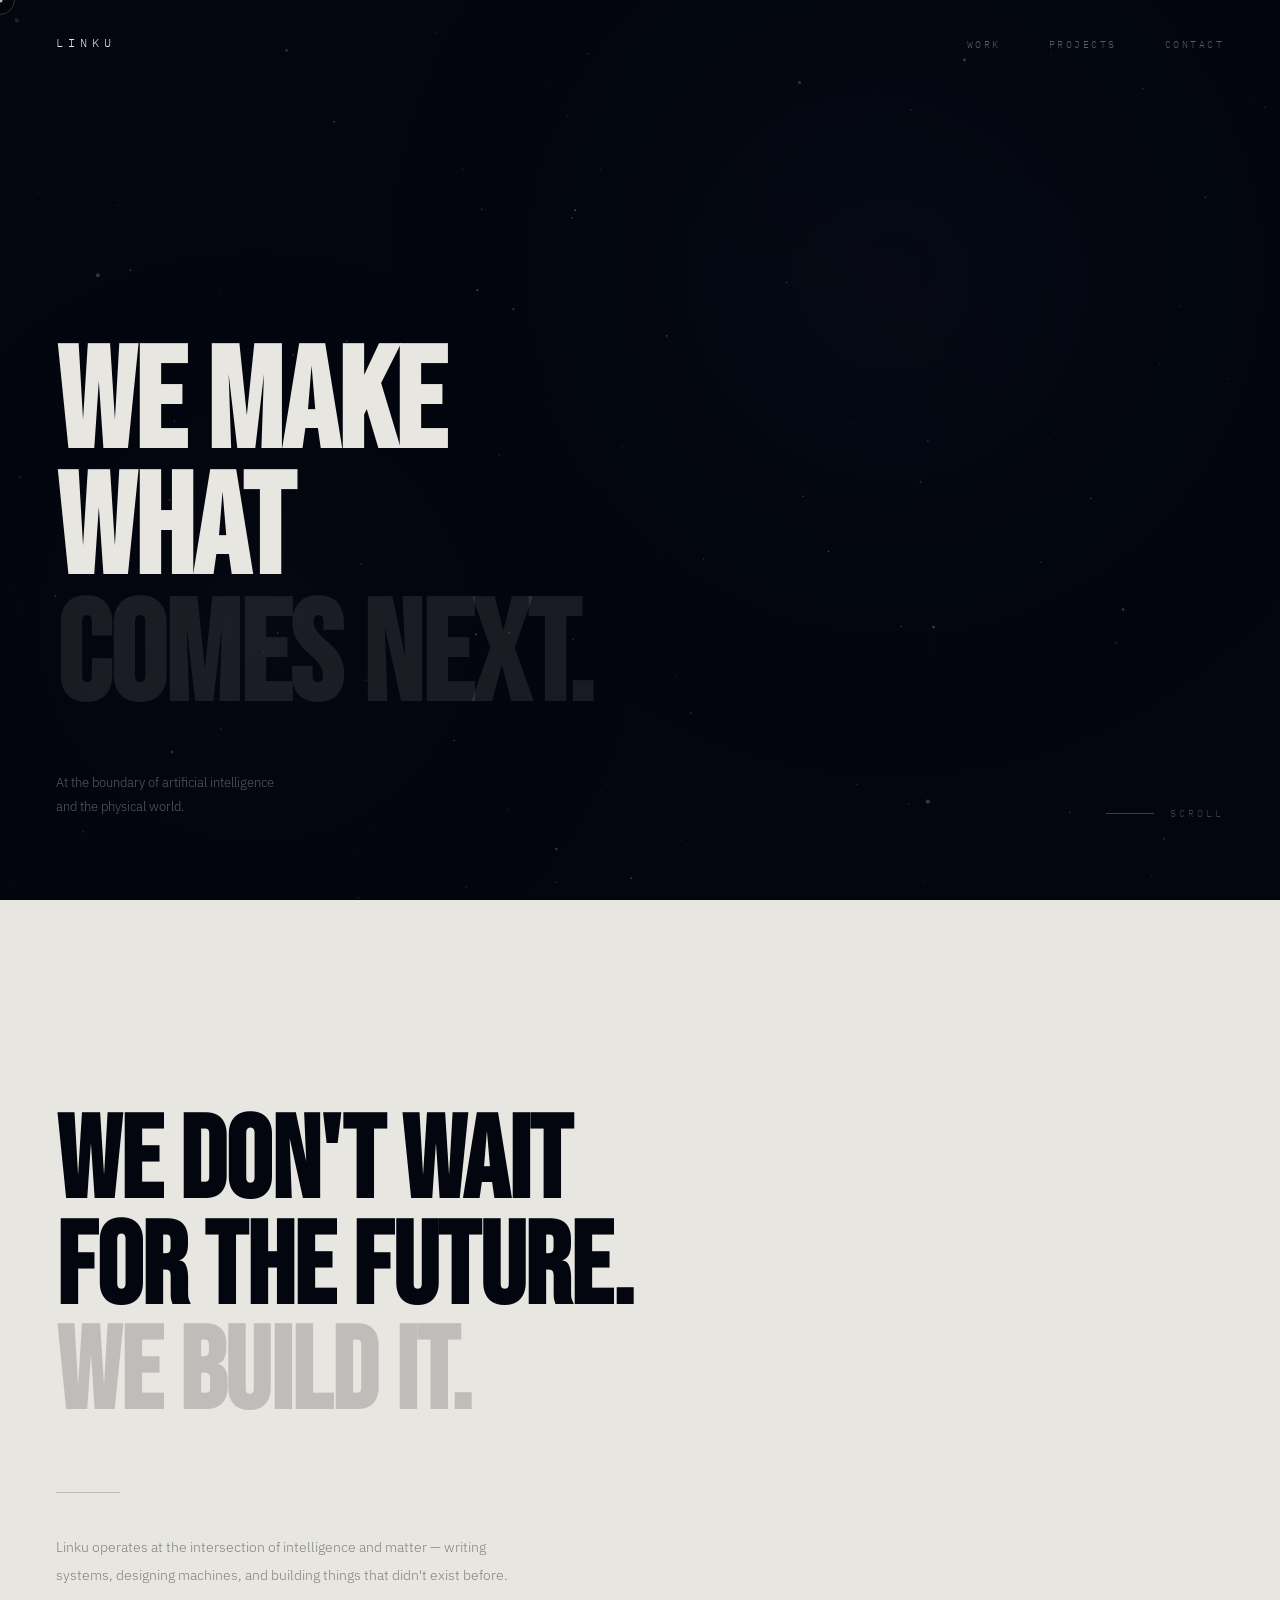
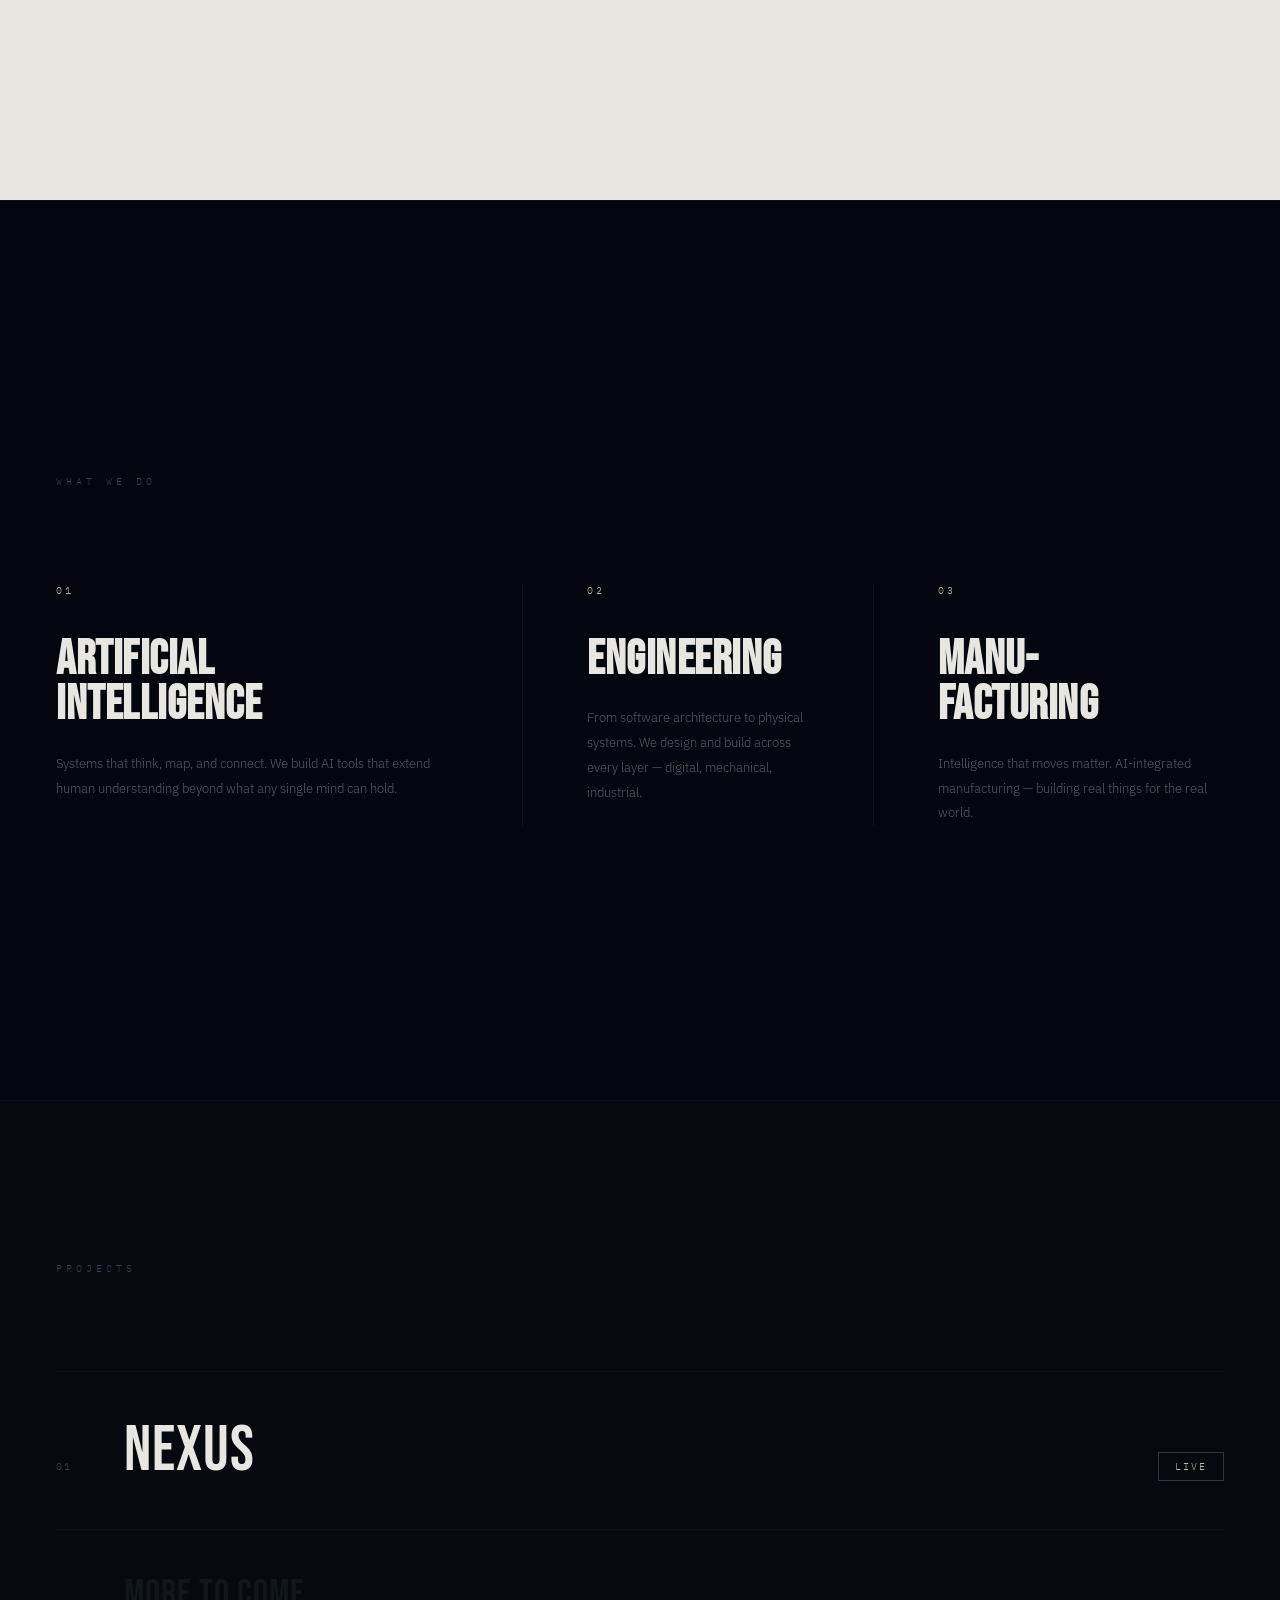
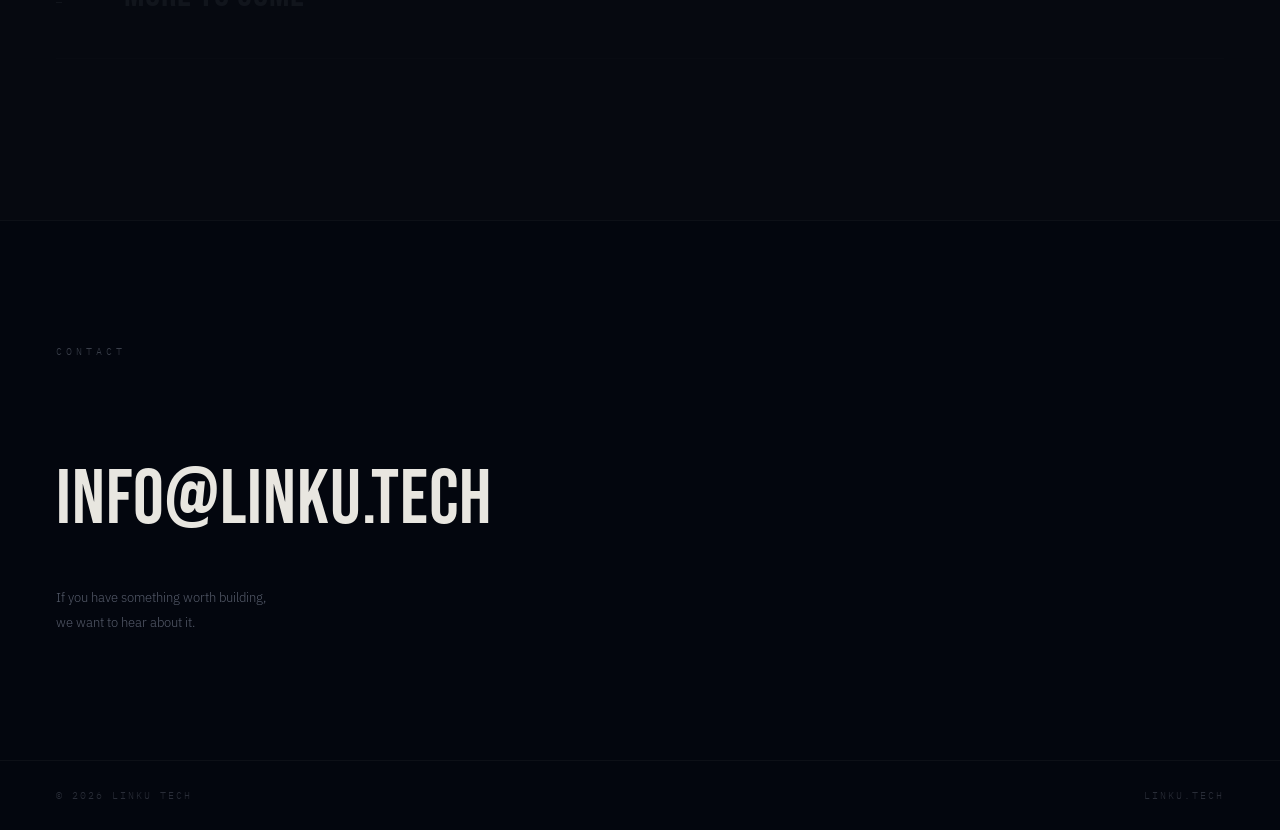
<file: index.html.html>
<!DOCTYPE html>
<html lang="en">
<head>
<meta charset="UTF-8">
<meta name="viewport" content="width=device-width, initial-scale=1.0">
<title>Linku Tech</title>
<link rel="preconnect" href="https://fonts.googleapis.com">
<link href="https://fonts.googleapis.com/css2?family=Bebas+Neue&family=IBM+Plex+Mono:wght@300;400&family=IBM+Plex+Sans:wght@300;400;500&display=swap" rel="stylesheet">
<style>
:root {
  --black: #03060e;
  --white: #e8e6e0;
  --dim: #3a3f4a;
  --dim2: #555b6a;
  --accent: #c8b89a;
}

* { margin: 0; padding: 0; box-sizing: border-box; }
html { scroll-behavior: smooth; }

body {
  background: var(--black);
  color: var(--white);
  font-family: 'IBM Plex Sans', sans-serif;
  font-weight: 300;
  overflow-x: hidden;
  cursor: none;
}

#cursor {
  position: fixed;
  width: 5px; height: 5px;
  background: var(--accent);
  border-radius: 50%;
  pointer-events: none;
  z-index: 9999;
  transform: translate(-50%,-50%);
}
#cursor-ring {
  position: fixed;
  width: 30px; height: 30px;
  border: 1px solid rgba(200,184,154,0.25);
  border-radius: 50%;
  pointer-events: none;
  z-index: 9998;
  transform: translate(-50%,-50%);
  transition: width 0.25s, height 0.25s, border-color 0.25s;
}

nav {
  position: fixed;
  top: 0; left: 0; right: 0;
  z-index: 100;
  padding: 32px 56px;
  display: flex;
  justify-content: space-between;
  align-items: center;
}

.nav-logo {
  font-family: 'IBM Plex Mono', monospace;
  font-size: 12px;
  letter-spacing: 5px;
  text-transform: uppercase;
  color: var(--white);
  text-decoration: none;
}

.nav-links {
  display: flex;
  gap: 48px;
  list-style: none;
}

.nav-links a {
  font-family: 'IBM Plex Mono', monospace;
  font-size: 10px;
  letter-spacing: 2.5px;
  text-transform: uppercase;
  color: var(--dim2);
  text-decoration: none;
  transition: color 0.3s;
}
.nav-links a:hover { color: var(--white); }

section { position: relative; overflow: hidden; }

/* ── HERO ── */
#hero {
  min-height: 100vh;
  display: flex;
  flex-direction: column;
  justify-content: flex-end;
  padding: 0 56px 80px;
}

#hero-canvas {
  position: absolute;
  inset: 0;
  pointer-events: none;
}

/* Vignette */
#hero::after {
  content: '';
  position: absolute;
  inset: 0;
  background: radial-gradient(ellipse at center, transparent 30%, rgba(3,6,14,0.65) 100%);
  pointer-events: none;
}

.hero-content { position: relative; z-index: 2; }

.hero-title {
  font-family: 'Bebas Neue', sans-serif;
  font-size: clamp(80px, 11vw, 160px);
  line-height: 0.9;
  letter-spacing: -1px;
  color: var(--white);
  opacity: 0;
  animation: fadeUp 1s ease 0.4s forwards;
}

.hero-title .ghost {
  display: block;
  color: rgba(232,230,224,0.1);
}

.hero-bottom {
  margin-top: 48px;
  display: flex;
  align-items: flex-end;
  justify-content: space-between;
  opacity: 0;
  animation: fadeUp 1s ease 0.8s forwards;
}

.hero-sub {
  font-size: 13px;
  line-height: 1.9;
  color: var(--dim2);
  max-width: 380px;
}

.hero-line {
  display: flex;
  align-items: center;
  gap: 16px;
  font-family: 'IBM Plex Mono', monospace;
  font-size: 10px;
  letter-spacing: 3px;
  text-transform: uppercase;
  color: var(--dim);
}
.hero-line::before {
  content: '';
  display: block;
  width: 48px;
  height: 1px;
  background: var(--dim);
}

/* ── STATEMENT ── */
#statement {
  min-height: 100vh;
  background: var(--white);
  color: var(--black);
  display: flex;
  flex-direction: column;
  justify-content: center;
  padding: 120px 56px;
}

.statement-title {
  font-family: 'Bebas Neue', sans-serif;
  font-size: clamp(64px, 9vw, 128px);
  line-height: 0.92;
  letter-spacing: -0.5px;
  max-width: 860px;
}

.statement-title .muted { color: rgba(3,6,14,0.18); }

.statement-rule {
  width: 64px;
  height: 1px;
  background: rgba(3,6,14,0.2);
  margin: 64px 0 40px;
}

.statement-body {
  font-size: 14px;
  line-height: 2;
  color: rgba(3,6,14,0.45);
  max-width: 480px;
}

/* ── PILLARS ── */
#pillars {
  min-height: 100vh;
  display: flex;
  flex-direction: column;
  justify-content: center;
  padding: 120px 56px;
  border-top: 1px solid rgba(255,255,255,0.04);
}

.section-label {
  font-family: 'IBM Plex Mono', monospace;
  font-size: 10px;
  letter-spacing: 4px;
  text-transform: uppercase;
  color: var(--dim);
  margin-bottom: 96px;
}

.pillars-grid {
  display: grid;
  grid-template-columns: 2fr 1.5fr 1.5fr;
  gap: 0;
  max-width: 1200px;
}

.pillar {
  padding-right: 64px;
  border-right: 1px solid rgba(255,255,255,0.05);
}
.pillar:not(:first-child) { padding-left: 64px; padding-right: 64px; }
.pillar:last-child { border-right: none; padding-right: 0; }

.pillar-num {
  font-family: 'IBM Plex Mono', monospace;
  font-size: 10px;
  letter-spacing: 3px;
  color: var(--accent);
  margin-bottom: 40px;
  display: block;
}

.pillar-title {
  font-family: 'Bebas Neue', sans-serif;
  font-size: 48px;
  line-height: 0.95;
  letter-spacing: 0.5px;
  color: var(--white);
  margin-bottom: 24px;
}

.pillar-body {
  font-size: 13px;
  line-height: 1.9;
  color: var(--dim2);
}

/* ── PROJECTS ── */
#projects {
  min-height: 80vh;
  display: flex;
  flex-direction: column;
  justify-content: center;
  padding: 120px 56px;
  background: #060910;
  border-top: 1px solid rgba(255,255,255,0.04);
}

.project-row {
  display: flex;
  align-items: baseline;
  justify-content: space-between;
  padding: 40px 0;
  border-bottom: 1px solid rgba(255,255,255,0.04);
  max-width: 1200px;
  width: 100%;
  text-decoration: none;
  color: inherit;
  cursor: none;
}

.project-row:first-of-type { border-top: 1px solid rgba(255,255,255,0.04); }

.project-row:hover .proj-name { color: var(--accent); }

.proj-left { display: flex; align-items: baseline; gap: 40px; }

.proj-idx {
  font-family: 'IBM Plex Mono', monospace;
  font-size: 10px;
  color: var(--dim);
  letter-spacing: 2px;
  width: 28px;
}

.proj-name {
  font-family: 'Bebas Neue', sans-serif;
  font-size: clamp(36px, 5vw, 64px);
  letter-spacing: 1px;
  transition: color 0.3s;
}

.proj-tag {
  font-family: 'IBM Plex Mono', monospace;
  font-size: 10px;
  letter-spacing: 2px;
  color: var(--dim);
  text-transform: uppercase;
  padding: 7px 16px;
  border: 1px solid rgba(255,255,255,0.08);
}

.proj-tag.active {
  border-color: rgba(200,184,154,0.25);
  color: var(--accent);
}

/* ── CONTACT ── */
#contact {
  min-height: 60vh;
  display: flex;
  flex-direction: column;
  justify-content: center;
  padding: 120px 56px;
  border-top: 1px solid rgba(255,255,255,0.04);
}

.contact-email {
  font-family: 'Bebas Neue', sans-serif;
  font-size: clamp(44px, 6vw, 88px);
  letter-spacing: 1px;
  color: var(--white);
  text-decoration: none;
  display: block;
  margin-bottom: 40px;
  transition: color 0.3s;
  cursor: none;
}
.contact-email:hover { color: var(--accent); }

.contact-note {
  font-size: 13px;
  line-height: 1.9;
  color: var(--dim2);
  max-width: 400px;
}

/* ── FOOTER ── */
footer {
  padding: 28px 56px;
  border-top: 1px solid rgba(255,255,255,0.04);
  display: flex;
  justify-content: space-between;
  align-items: center;
}

.footer-text {
  font-family: 'IBM Plex Mono', monospace;
  font-size: 10px;
  letter-spacing: 2px;
  color: rgba(58,63,74,0.7);
  text-transform: uppercase;
}

/* Animations */
@keyframes fadeUp {
  from { opacity:0; transform:translateY(28px); }
  to   { opacity:1; transform:translateY(0); }
}

.reveal {
  opacity: 0;
  transform: translateY(28px);
  transition: opacity 0.9s ease, transform 0.9s ease;
}
.reveal.visible { opacity:1; transform:translateY(0); }
.reveal-delay-1 { transition-delay: 0.1s; }
.reveal-delay-2 { transition-delay: 0.2s; }
.reveal-delay-3 { transition-delay: 0.3s; }

@media (max-width: 768px) {
  nav { padding: 24px; }
  .nav-links { display: none; }
  #hero, #statement, #pillars, #projects, #contact { padding-left: 24px !important; padding-right: 24px !important; }
  .pillars-grid { grid-template-columns: 1fr; }
  .pillar { border-right: none !important; border-bottom: 1px solid rgba(255,255,255,0.05); padding: 0 0 48px !important; margin-bottom: 48px; }
  .pillar:last-child { border-bottom: none; margin-bottom: 0; }
  .hero-bottom { flex-direction: column; gap: 32px; align-items: flex-start; }
  footer { padding: 24px; flex-direction: column; gap: 10px; text-align: center; }
}
</style>
</head>
<body>

<div id="cursor"></div>
<div id="cursor-ring"></div>

<nav>
  <a href="#" class="nav-logo">Linku</a>
  <ul class="nav-links">
    <li><a href="#pillars">Work</a></li>
    <li><a href="#projects">Projects</a></li>
    <li><a href="#contact">Contact</a></li>
  </ul>
</nav>

<!-- HERO -->
<section id="hero">
  <canvas id="hero-canvas"></canvas>
  <div class="hero-content">
    <h1 class="hero-title">
      We make<br>
      what<br>
      <span class="ghost">comes next.</span>
    </h1>
    <div class="hero-bottom">
      <p class="hero-sub">
        At the boundary of artificial intelligence<br>
        and the physical world.
      </p>
      <div class="hero-line">Scroll</div>
    </div>
  </div>
</section>

<!-- STATEMENT -->
<section id="statement">
  <div>
    <h2 class="statement-title reveal">
      We don't wait<br>
      for the future.<br>
      <span class="muted">We build it.</span>
    </h2>
    <div class="statement-rule reveal reveal-delay-1"></div>
    <p class="statement-body reveal reveal-delay-2">
      Linku operates at the intersection of intelligence and matter —
      writing systems, designing machines, and building things
      that didn't exist before.
    </p>
  </div>
</section>

<!-- PILLARS -->
<section id="pillars">
  <p class="section-label reveal">What we do</p>
  <div class="pillars-grid">
    <div class="pillar reveal">
      <span class="pillar-num">01</span>
      <h3 class="pillar-title">Artificial<br>Intelligence</h3>
      <p class="pillar-body">
        Systems that think, map, and connect.
        We build AI tools that extend human understanding
        beyond what any single mind can hold.
      </p>
    </div>
    <div class="pillar reveal reveal-delay-1">
      <span class="pillar-num">02</span>
      <h3 class="pillar-title">Engineering</h3>
      <p class="pillar-body">
        From software architecture to physical systems.
        We design and build across every layer —
        digital, mechanical, industrial.
      </p>
    </div>
    <div class="pillar reveal reveal-delay-2">
      <span class="pillar-num">03</span>
      <h3 class="pillar-title">Manu-<br>facturing</h3>
      <p class="pillar-body">
        Intelligence that moves matter.
        AI-integrated manufacturing —
        building real things for the real world.
      </p>
    </div>
  </div>
</section>

<!-- PROJECTS -->
<section id="projects">
  <p class="section-label reveal">Projects</p>
  <a class="project-row reveal" href="https://nexus.linku.tech" target="_blank">
    <div class="proj-left">
      <span class="proj-idx">01</span>
      <span class="proj-name">Nexus</span>
    </div>
    <span class="proj-tag active">Live</span>
  </a>
  <div class="project-row reveal reveal-delay-1" style="opacity:0.22;pointer-events:none;">
    <div class="proj-left">
      <span class="proj-idx">—</span>
      <span class="proj-name" style="font-size:clamp(24px,3vw,42px);color:var(--dim);">More to come</span>
    </div>
  </div>
</section>

<!-- CONTACT -->
<section id="contact">
  <p class="section-label reveal">Contact</p>
  <a class="contact-email reveal" href="mailto:info@linku.tech">info@linku.tech</a>
  <p class="contact-note reveal reveal-delay-1">
    If you have something worth building,<br>we want to hear about it.
  </p>
</section>

<footer>
  <span class="footer-text">© 2026 Linku Tech</span>
  <span class="footer-text">linku.tech</span>
</footer>

<script>
// Cursor
const cur = document.getElementById('cursor');
const ring = document.getElementById('cursor-ring');
let mx=0, my=0, rx=0, ry=0;

document.addEventListener('mousemove', e => {
  mx = e.clientX; my = e.clientY;
  cur.style.left = mx+'px'; cur.style.top = my+'px';
});

(function animRing(){
  rx += (mx-rx)*0.1; ry += (my-ry)*0.1;
  ring.style.left = rx+'px'; ring.style.top = ry+'px';
  requestAnimationFrame(animRing);
})();

document.querySelectorAll('a').forEach(el => {
  el.addEventListener('mouseenter', () => {
    ring.style.width='44px'; ring.style.height='44px';
    ring.style.borderColor='rgba(200,184,154,0.5)';
  });
  el.addEventListener('mouseleave', () => {
    ring.style.width='30px'; ring.style.height='30px';
    ring.style.borderColor='rgba(200,184,154,0.25)';
  });
});

// Hero canvas
const canvas = document.getElementById('hero-canvas');
const ctx = canvas.getContext('2d');

function resize(){
  canvas.width = window.innerWidth;
  canvas.height = window.innerHeight;
}
resize();
window.addEventListener('resize', resize);

// Sparse star particles
const stars = Array.from({length:120}, () => ({
  x: Math.random()*innerWidth,
  y: Math.random()*innerHeight,
  r: Math.random()*0.9+0.1,
  o: Math.random()*0.3+0.05,
  vx: (Math.random()-0.5)*0.08,
  vy: (Math.random()-0.5)*0.08
}));

// Constellation nodes
const nodes = Array.from({length:14}, () => ({
  x: Math.random()*innerWidth,
  y: Math.random()*innerHeight,
  vx: (Math.random()-0.5)*0.18,
  vy: (Math.random()-0.5)*0.18,
  r: Math.random()*1.5+0.8
}));

function draw(){
  ctx.clearRect(0,0,canvas.width,canvas.height);

  // Ambient glow blobs
  const g1 = ctx.createRadialGradient(canvas.width*0.7, canvas.height*0.3, 0, canvas.width*0.7, canvas.height*0.3, canvas.width*0.4);
  g1.addColorStop(0,'rgba(20,30,60,0.18)');
  g1.addColorStop(1,'rgba(3,6,14,0)');
  ctx.fillStyle = g1;
  ctx.fillRect(0,0,canvas.width,canvas.height);

  const g2 = ctx.createRadialGradient(canvas.width*0.2, canvas.height*0.7, 0, canvas.width*0.2, canvas.height*0.7, canvas.width*0.3);
  g2.addColorStop(0,'rgba(30,20,50,0.12)');
  g2.addColorStop(1,'rgba(3,6,14,0)');
  ctx.fillStyle = g2;
  ctx.fillRect(0,0,canvas.width,canvas.height);

  // Connections
  for(let i=0;i<nodes.length;i++){
    for(let j=i+1;j<nodes.length;j++){
      const dx=nodes[i].x-nodes[j].x, dy=nodes[i].y-nodes[j].y;
      const d=Math.sqrt(dx*dx+dy*dy);
      if(d<260){
        ctx.beginPath();
        ctx.strokeStyle=`rgba(200,184,154,${(1-d/260)*0.07})`;
        ctx.lineWidth=0.4;
        ctx.moveTo(nodes[i].x,nodes[i].y);
        ctx.lineTo(nodes[j].x,nodes[j].y);
        ctx.stroke();
      }
    }
  }

  // Nodes
  nodes.forEach(n=>{
    n.x+=n.vx; n.y+=n.vy;
    if(n.x<0||n.x>canvas.width) n.vx*=-1;
    if(n.y<0||n.y>canvas.height) n.vy*=-1;
    ctx.beginPath();
    ctx.arc(n.x,n.y,n.r,0,Math.PI*2);
    ctx.fillStyle='rgba(200,184,154,0.4)';
    ctx.fill();
  });

  // Stars
  stars.forEach(s=>{
    s.x+=s.vx; s.y+=s.vy;
    if(s.x<0) s.x=canvas.width;
    if(s.x>canvas.width) s.x=0;
    if(s.y<0) s.y=canvas.height;
    if(s.y>canvas.height) s.y=0;
    ctx.beginPath();
    ctx.arc(s.x,s.y,s.r,0,Math.PI*2);
    ctx.fillStyle=`rgba(255,255,255,${s.o})`;
    ctx.fill();
  });

  requestAnimationFrame(draw);
}
draw();

// Scroll reveal
const obs = new IntersectionObserver(entries=>{
  entries.forEach(e=>{
    if(e.isIntersecting) e.target.classList.add('visible');
  });
}, {threshold:0.12});

document.querySelectorAll('.reveal').forEach(el=>obs.observe(el));
</script>
</body>
</html>
</file>
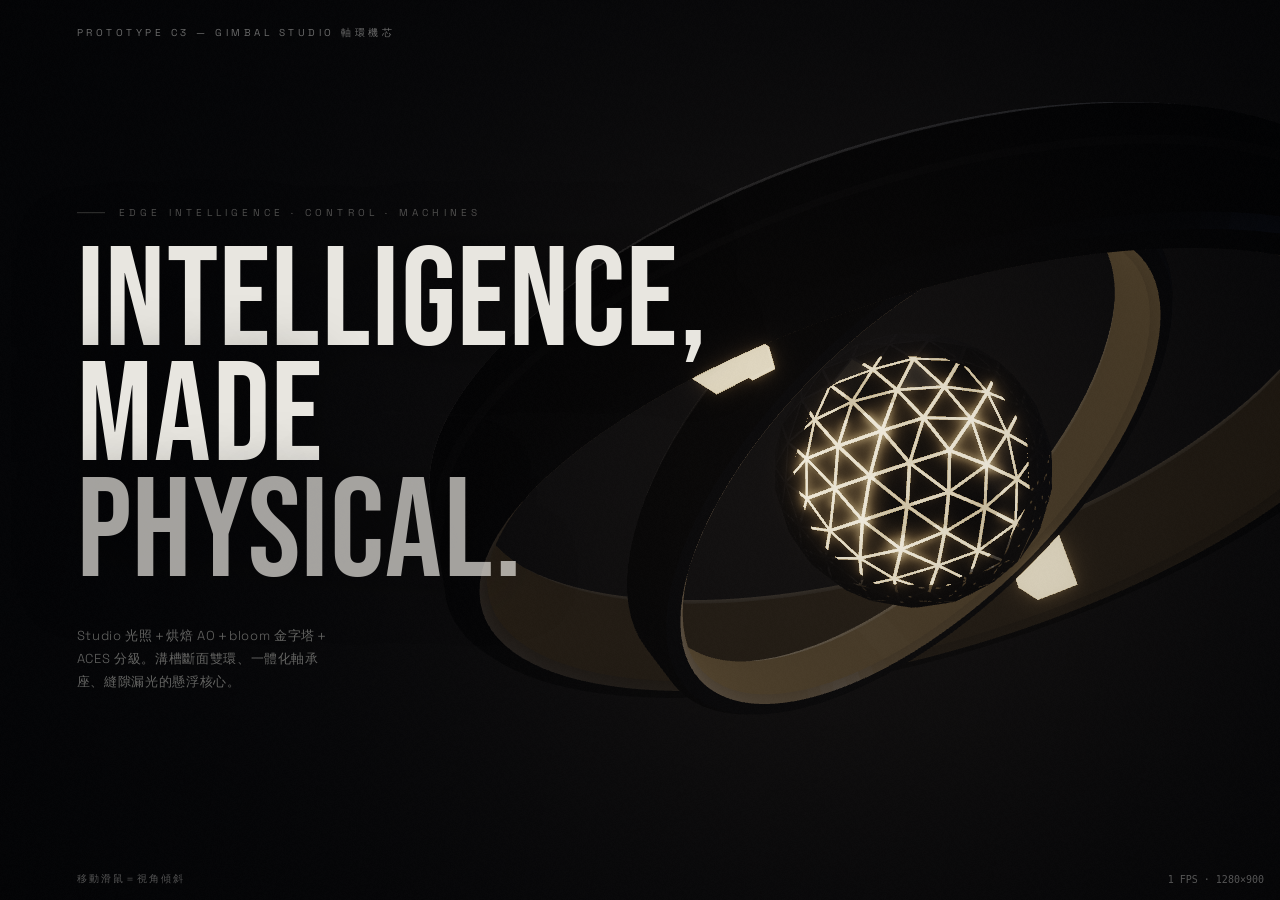
<file: docs/prototypes/c3-gimbal-studio.html>
<!doctype html>
<!-- LINKU rendering-upgrade P1b prototype C3：軸環機芯・攝影棚級重建
     回應 2026-07-07「C2 廉價感」檢討——完整渲染管線示範：
     HDR 場景（studio 環境光＋GGX 風格反射＋SDF 烘焙頂點 AO）
     → MSAA → bright pass → 3 級 bloom 金字塔 → ACES 合成（調色/vignette/grain/dither）。
     幾何：溝槽異型斷面雙環＋一體化軸承座＋縫隙漏光懸浮核心。
     僅供裁決示意，不進版控。需要 WebGL2＋float color buffer。#still 靜態快照。 -->
<html lang="zh-Hant">
<head>
<meta charset="utf-8">
<meta name="viewport" content="width=device-width,initial-scale=1">
<meta name="robots" content="noindex">
<title>Prototype C3 — Gimbal Studio 軸環機芯・攝影棚級</title>
<link rel="preconnect" href="https://fonts.googleapis.com">
<link rel="preconnect" href="https://fonts.gstatic.com" crossorigin>
<link href="https://fonts.googleapis.com/css2?family=Bebas+Neue&family=Space+Grotesk:wght@300;400;500&display=swap" rel="stylesheet">
<style>
  html,body{margin:0;height:100%;background:#0a0a0a;overflow:hidden}
  canvas{position:fixed;inset:0;width:100%;height:100%;display:block}
  .hero{position:fixed;left:clamp(28px,6vw,96px);top:50%;transform:translateY(-50%);pointer-events:none;z-index:2}
  .hero .kicker{font-family:'Space Grotesk',sans-serif;font-weight:400;font-size:10px;letter-spacing:.42em;text-transform:uppercase;color:rgba(232,230,224,.34);margin:0 0 26px;display:flex;align-items:center;gap:14px}
  .hero .kicker::before{content:'';width:28px;height:1px;background:rgba(232,230,224,.22)}
  .hero h1{font-family:'Bebas Neue',sans-serif;font-weight:400;color:#e8e6e0;font-size:clamp(56px,11vw,180px);line-height:.82;margin:0;letter-spacing:.01em;text-shadow:0 2px 60px rgba(0,0,0,.55)}
  .hero h1 .dim{color:rgba(232,230,224,.7)}
  .hero p{font-family:'Space Grotesk',sans-serif;font-weight:300;color:rgba(232,230,224,.42);font-size:13px;letter-spacing:.05em;margin:34px 0 0;max-width:32ch;line-height:1.75}
  .tag{position:fixed;left:clamp(28px,6vw,96px);top:26px;font-family:'Space Grotesk',sans-serif;font-size:10px;letter-spacing:.35em;color:#6a6a6a;text-transform:uppercase;z-index:2}
  .hint{position:fixed;left:clamp(28px,6vw,96px);bottom:14px;font-family:'Space Grotesk',sans-serif;font-size:10px;letter-spacing:.2em;color:#555;z-index:2}
  .fps{position:fixed;right:16px;bottom:12px;font:10px/1.6 Consolas,monospace;color:#555;z-index:2;text-align:right}
</style>
</head>
<body>
<canvas id="c"></canvas>
<div class="tag">Prototype C3 — Gimbal Studio 軸環機芯</div>
<div class="hero">
  <div class="kicker">Edge Intelligence · Control · Machines</div>
  <h1>Intelligence,<br>made<br><span class="dim">physical.</span></h1>
  <p>Studio 光照＋烘焙 AO＋bloom 金字塔＋ACES 分級。溝槽斷面雙環、一體化軸承座、縫隙漏光的懸浮核心。</p>
</div>
<div class="hint">移動滑鼠＝視角傾斜</div>
<div class="fps" id="fps"></div>
<script>
(() => {
  const cv = document.getElementById('c');
  const fpsEl = document.getElementById('fps');
  const reduce = matchMedia('(prefers-reduced-motion: reduce)').matches;
  const gl = cv.getContext('webgl2', { antialias: false, alpha: false, depth: false, stencil: false, preserveDrawingBuffer: true });
  if (!gl) { fpsEl.textContent = 'WebGL2 unavailable'; return; }
  const extF = gl.getExtension('EXT_color_buffer_float') || gl.getExtension('EXT_color_buffer_half_float');
  if (!extF) { fpsEl.textContent = 'float color buffer unavailable'; return; }

  /* ================================ Shaders ================================ */
  const SCENE_VS = `#version 300 es
layout(location=0) in vec3 aPos;
layout(location=1) in vec3 aNrm;
layout(location=2) in float aAO;
layout(location=3) in float aType;
layout(location=4) in float aRnd;
uniform mat4 uProj; uniform mat3 uRot; uniform vec3 uLoc;
out vec3 vN; out vec3 vP; out vec3 vView; out float vAO; out float vType; out float vRnd;
void main(){
  vec3 p = uRot * (aPos + uLoc);
  vP = p;
  vView = p + vec3(0.68, -0.05, -3.65);
  vN = uRot * aNrm; vAO = aAO; vType = aType; vRnd = aRnd;
  gl_Position = uProj * vec4(vView, 1.0);
}`;

  const SCENE_FS = `#version 300 es
precision highp float;
in vec3 vN; in vec3 vP; in vec3 vView; in float vAO; in float vType; in float vRnd;
uniform float uT;
out vec4 o;

// 分析性攝影棚環境：主奶光（左上）＋鋼藍補光（右）＋頂部輪廓光
vec3 env(vec3 d, float ex){
  vec3 c = vec3(0.016, 0.019, 0.027);
  c += vec3(1.00, 0.95, 0.86) * 2.7 * pow(max(dot(d, normalize(vec3(-0.52, 0.70, -0.44))), 0.), ex);
  c += vec3(0.40, 0.56, 0.90) * 1.15 * pow(max(dot(d, normalize(vec3(0.86, -0.06, 0.30))), 0.), ex * 1.5);
  c += vec3(0.90, 0.95, 1.00) * 1.5 * pow(max(dot(d, normalize(vec3(0.05, 0.97, 0.12))), 0.), ex * 3.2);
  return c;
}

void main(){
  vec3 N = normalize(vN);
  vec3 V = normalize(-vView);
  float t = vType;

  // 自發光核心（HDR，交給 bloom）
  if (t > 2.5){
    float th = 0.75 + 0.25 * sin(uT * 0.8 + vRnd * 6.2831);
    o = vec4(vec3(1.0, 0.80, 0.52) * 2.25 * th, 1.0);
    return;
  }

  // 材質參數（type 0 環身 / 1 削角稜面 / 2 核心殼板 / 4 軸承座）
  vec3 albedo = t < 0.5 ? vec3(0.040, 0.040, 0.043)
              : t < 1.5 ? vec3(0.055, 0.056, 0.060)
              : t < 2.5 ? vec3(0.020, 0.020, 0.024)
              :           vec3(0.032, 0.032, 0.035);
  float rough = t < 0.5 ? 0.40 : t < 1.5 ? 0.20 : t < 2.5 ? 0.13 : 0.5;
  rough += (vRnd - 0.5) * 0.06;

  vec3 R = reflect(-V, N);
  float ndv = max(dot(N, V), 0.);
  float fr = 0.06 + 0.94 * pow(1. - ndv, 5.);
  float ex = mix(64., 6., rough);

  vec3 col = albedo * env(N, 2.1) * vAO;
  col += env(R, ex) * mix(0.06, 0.9, fr) * (t > 0.5 && t < 1.5 ? 0.60 : 0.42) * (0.35 + 0.65 * vAO);

  // 核心暖光外溢（假點光源）＋殼板內面收更多
  float dl = max(dot(N, -normalize(vP)), 0.);
  float spill = 0.55 / (0.18 + dot(vP, vP) * 2.2);
  col += vec3(1.0, 0.82, 0.55) * dl * spill * mix(1.0, vAO, 0.45);

  // 深度霧：遠端融進背景，避免「貼在黑紙上」
  float fog = smoothstep(2.4, 5.4, -vView.z);
  col = mix(col, vec3(0.030), fog * 0.55);
  o = vec4(col, 1.0);
}`;

  const QUAD_VS = `#version 300 es
layout(location=0) in vec2 p; out vec2 vUv;
void main(){ vUv = p * 0.5 + 0.5; gl_Position = vec4(p, 0., 1.); }`;

  const BRIGHT_FS = `#version 300 es
precision highp float; in vec2 vUv; out vec4 o; uniform sampler2D uTex;
void main(){
  vec3 c = texture(uTex, vUv).rgb;
  float l = dot(c, vec3(0.2126, 0.7152, 0.0722));
  o = vec4(c * smoothstep(1.05, 2.1, l), 1.0);
}`;

  const BLUR_FS = `#version 300 es
precision highp float; in vec2 vUv; out vec4 o;
uniform sampler2D uTex; uniform vec2 uDir;
void main(){
  vec3 c = texture(uTex, vUv).rgb * 0.227027;
  vec2 off1 = uDir * 1.3846154, off2 = uDir * 3.2307692;
  c += texture(uTex, vUv + off1).rgb * 0.3162162;
  c += texture(uTex, vUv - off1).rgb * 0.3162162;
  c += texture(uTex, vUv + off2).rgb * 0.0702703;
  c += texture(uTex, vUv - off2).rgb * 0.0702703;
  o = vec4(c, 1.0);
}`;

  const COMP_FS = `#version 300 es
precision highp float; in vec2 vUv; out vec4 o;
uniform sampler2D uScene; uniform sampler2D uB0; uniform sampler2D uB1; uniform sampler2D uB2;
uniform float uT; uniform vec2 uRes;
float h(vec2 p){ return fract(sin(dot(p, vec2(12.9898, 78.233))) * 43758.5453); }
vec3 aces(vec3 x){ return clamp(x * (2.51 * x + 0.03) / (x * (2.43 * x + 0.59) + 0.14), 0., 1.); }
void main(){
  vec3 c = texture(uScene, vUv).rgb;
  c += texture(uB0, vUv).rgb * 0.42 + texture(uB1, vUv).rgb * 0.55 + texture(uB2, vUv).rgb * 0.50;

  // 舞台微光：物件後方一層極淡暖暈，把它「放進空間」
  vec2 q = vUv - vec2(0.66, 0.47);
  q.x *= uRes.x / uRes.y;
  c += vec3(0.055, 0.047, 0.038) * exp(-dot(q, q) * 3.2);

  c = aces(c * 0.92);
  c = pow(c, vec3(1.06));                                  // 沉一點的暗部
  c += vec3(0.004, 0.007, 0.014) * (1. - c);               // 暗部藍移（底片感）
  vec2 v = vUv * 2. - 1.;
  c *= 1. - 0.30 * dot(v * 0.62, v * 0.62);                // vignette
  c += (h(gl_FragCoord.xy + fract(uT) * 7.) - 0.5) * 0.010; // grain＋dither
  o = vec4(c, 1.0);
}`;

  function sh(type, src){
    const s = gl.createShader(type);
    gl.shaderSource(s, src); gl.compileShader(s);
    if (!gl.getShaderParameter(s, gl.COMPILE_STATUS)) throw new Error(gl.getShaderInfoLog(s));
    return s;
  }
  function prog(vs, fs){
    const p = gl.createProgram();
    gl.attachShader(p, sh(gl.VERTEX_SHADER, vs));
    gl.attachShader(p, sh(gl.FRAGMENT_SHADER, fs));
    gl.linkProgram(p);
    if (!gl.getProgramParameter(p, gl.LINK_STATUS)) throw new Error(gl.getProgramInfoLog(p));
    const u = {}, n = gl.getProgramParameter(p, gl.ACTIVE_UNIFORMS);
    for (let i = 0; i < n; i++){ const inf = gl.getActiveUniform(p, i); u[inf.name] = gl.getUniformLocation(p, inf.name); }
    return { p, u };
  }
  const P = {
    scene: prog(SCENE_VS, SCENE_FS),
    bright: prog(QUAD_VS, BRIGHT_FS),
    blur: prog(QUAD_VS, BLUR_FS),
    comp: prog(QUAD_VS, COMP_FS),
  };

  /* ================================ 幾何 ================================ */
  const pos = [], nrm = [], typ = [], rnd = [];
  function tri(a, b, c, type, r){
    const ux = b[0]-a[0], uy = b[1]-a[1], uz = b[2]-a[2];
    const vx = c[0]-a[0], vy = c[1]-a[1], vz = c[2]-a[2];
    let nx = uy*vz-uz*vy, ny = uz*vx-ux*vz, nz = ux*vy-uy*vx;
    const l = Math.hypot(nx, ny, nz) || 1; nx/=l; ny/=l; nz/=l;
    [a, b, c].forEach(p => { pos.push(p[0], p[1], p[2]); nrm.push(nx, ny, nz); typ.push(type); rnd.push(r); });
  }
  function quadOut(a, b, c, d, ref, type, r){
    const ux = b[0]-a[0], uy = b[1]-a[1], uz = b[2]-a[2];
    const vx = c[0]-a[0], vy = c[1]-a[1], vz = c[2]-a[2];
    const nx = uy*vz-uz*vy, ny = uz*vx-ux*vz, nz = ux*vy-uy*vx;
    const cx = (a[0]+b[0]+c[0]+d[0])/4 - ref[0];
    const cy = (a[1]+b[1]+c[1]+d[1])/4 - ref[1];
    const cz = (a[2]+b[2]+c[2]+d[2])/4 - ref[2];
    if (nx*cx + ny*cy + nz*cz < 0){ tri(a, d, c, type, r); tri(a, c, b, type, r); }
    else { tri(a, b, c, type, r); tri(a, c, d, type, r); }
  }
  const objects = {}; let cur = null, curMeta = null;
  function beginObj(name, meta){ cur = { start: pos.length / 3 }; curMeta = meta; objects[name] = cur; cur.meta = meta; }
  function endObj(){ cur.count = pos.length / 3 - cur.start; }

  // 環：任意斷面 polyline 繞 Y 掃出；斷面點 [(u,v)...] 閉合；削角段自動判定 type1
  function buildRing(name, R, profile, segs){
    beginObj(name, { kind: 'ring', R });
    const m = profile.length;
    const segType = profile.map((p, i) => {
      const q = profile[(i + 1) % m];
      return (Math.abs(p[0] - q[0]) > 1e-6 && Math.abs(p[1] - q[1]) > 1e-6) ? 1 : 0;
    });
    const map = (u, v, th) => [(R + u) * Math.cos(th), v, (R + u) * Math.sin(th)];
    for (let s = 0; s < segs; s++){
      const th0 = s / segs * Math.PI * 2, th1 = (s + 1) / segs * Math.PI * 2;
      const thm = (th0 + th1) / 2;
      const ref = [R * Math.cos(thm), 0, R * Math.sin(thm)];
      const ang = s / segs;
      for (let i = 0; i < m; i++){
        const p = profile[i], q = profile[(i + 1) % m];
        quadOut(map(p[0], p[1], th0), map(q[0], q[1], th0), map(q[0], q[1], th1), map(p[0], p[1], th1),
                ref, segType[i], ang);
      }
    }
    endObj();
  }
  // 帶溝槽的寬環斷面（外環用）
  function groovedProfile(t, h, c, g, d){
    return [
      [-t/2 + c,  h/2], [ t/2 - c,  h/2], [ t/2,  h/2 - c],
      [ t/2,  g/2], [ t/2 - d,  g/2], [ t/2 - d, -g/2], [ t/2, -g/2],
      [ t/2, -h/2 + c], [ t/2 - c, -h/2], [-t/2 + c, -h/2],
      [-t/2, -h/2 + c], [-t/2,  h/2 - c],
    ];
  }
  function chamferProfile(t, h, c){
    return [
      [-t/2 + c,  h/2], [ t/2 - c,  h/2], [ t/2,  h/2 - c], [ t/2, -h/2 + c],
      [ t/2 - c, -h/2], [-t/2 + c, -h/2], [-t/2, -h/2 + c], [-t/2,  h/2 - c],
    ];
  }
  function buildBox(name, cx, cy, cz, sx, sy, sz, type){
    beginObj(name, { kind: 'box' });
    const x0 = cx - sx/2, x1 = cx + sx/2, y0 = cy - sy/2, y1 = cy + sy/2, z0 = cz - sz/2, z1 = cz + sz/2;
    const ref = [cx, cy, cz], r = Math.abs(Math.sin(cx * 12.9 + cz * 78.2));
    quadOut([x0,y0,z1],[x1,y0,z1],[x1,y1,z1],[x0,y1,z1], ref, type, r);
    quadOut([x0,y0,z0],[x0,y1,z0],[x1,y1,z0],[x1,y0,z0], ref, type, r);
    quadOut([x0,y1,z0],[x0,y1,z1],[x1,y1,z1],[x1,y1,z0], ref, type, r);
    quadOut([x0,y0,z0],[x1,y0,z0],[x1,y0,z1],[x0,y0,z1], ref, type, r);
    quadOut([x1,y0,z0],[x1,y1,z0],[x1,y1,z1],[x1,y0,z1], ref, type, r);
    quadOut([x0,y0,z0],[x0,y0,z1],[x0,y1,z1],[x0,y1,z0], ref, type, r);
    endObj();
  }
  // 核心：殼板（每面向質心收縮＋沿法線抬升 → 縫隙）＋內部發光球
  function icosphere(sub){
    const nn = (p) => { const l = Math.hypot(p[0], p[1], p[2]); return [p[0]/l, p[1]/l, p[2]/l]; };
    const mid = (a, b) => nn([(a[0]+b[0])/2, (a[1]+b[1])/2, (a[2]+b[2])/2]);
    const t0 = (1 + Math.sqrt(5)) / 2;
    const iv = [[-1,t0,0],[1,t0,0],[-1,-t0,0],[1,-t0,0],[0,-1,t0],[0,1,t0],[0,-1,-t0],[0,1,-t0],[t0,0,-1],[t0,0,1],[-t0,0,-1],[-t0,0,1]].map(nn);
    const ifc = [[0,11,5],[0,5,1],[0,1,7],[0,7,10],[0,10,11],[1,5,9],[5,11,4],[11,10,2],[10,7,6],[7,1,8],[3,9,4],[3,4,2],[3,2,6],[3,6,8],[3,8,9],[4,9,5],[2,4,11],[6,2,10],[8,6,7],[9,8,1]];
    let tris = ifc.map(([a,b,c]) => [iv[a], iv[b], iv[c]]);
    for (let s = 0; s < sub; s++){
      const nt = [];
      for (const [a,b,c] of tris){
        const ab = mid(a,b), bc = mid(b,c), ca = mid(c,a);
        nt.push([a,ab,ca],[ab,b,bc],[ca,bc,c],[ab,bc,ca]);
      }
      tris = nt;
    }
    return tris;
  }
  function buildCore(nameShell, nameGlow, r){
    beginObj(nameShell, { kind: 'coreShell' });
    icosphere(2).forEach((f, fi) => {
      const A = f[0].map(v => v*r), B = f[1].map(v => v*r), C = f[2].map(v => v*r);
      const m = [(A[0]+B[0]+C[0])/3, (A[1]+B[1]+C[1])/3, (A[2]+B[2]+C[2])/3];
      const ml = Math.hypot(m[0], m[1], m[2]);
      const nl = [m[0]/ml, m[1]/ml, m[2]/ml];
      const lift = 0.010;
      const sk = (p) => [
        m[0] + (p[0]-m[0]) * 0.90 + nl[0]*lift,
        m[1] + (p[1]-m[1]) * 0.90 + nl[1]*lift,
        m[2] + (p[2]-m[2]) * 0.90 + nl[2]*lift,
      ];
      const rr = Math.abs(Math.sin(fi * 127.1)) ;
      const A2 = sk(A), B2 = sk(B), C2 = sk(C);
      // 朝外
      const ux=B2[0]-A2[0],uy=B2[1]-A2[1],uz=B2[2]-A2[2],vx=C2[0]-A2[0],vy=C2[1]-A2[1],vz=C2[2]-A2[2];
      const nx=uy*vz-uz*vy, ny=uz*vx-ux*vz, nz=ux*vy-uy*vx;
      if (nx*m[0]+ny*m[1]+nz*m[2] < 0) tri(A2, C2, B2, 2, rr); else tri(A2, B2, C2, 2, rr);
    });
    endObj();
    beginObj(nameGlow, { kind: 'coreGlow' });
    icosphere(1).forEach((f, fi) => {
      const rg = r * 0.90;
      const A = f[0].map(v => v*rg), B = f[1].map(v => v*rg), C = f[2].map(v => v*rg);
      const m = [(A[0]+B[0]+C[0])/3, (A[1]+B[1]+C[1])/3, (A[2]+B[2]+C[2])/3];
      const ux=B[0]-A[0],uy=B[1]-A[1],uz=B[2]-A[2],vx=C[0]-A[0],vy=C[1]-A[1],vz=C[2]-A[2];
      const nx=uy*vz-uz*vy, ny=uz*vx-ux*vz, nz=ux*vy-uy*vx;
      const rr = Math.abs(Math.sin(fi * 311.7));
      if (nx*m[0]+ny*m[1]+nz*m[2] < 0) tri(A, C, B, 3, rr); else tri(A, B, C, 3, rr);
    });
    endObj();
  }

  const R_OUT = 1.14, R_IN = 0.76, R_CORE = 0.335;
  const T_OUT = 0.10, H_OUT = 0.30, T_IN = 0.075, H_IN = 0.16;
  buildRing('out', R_OUT, groovedProfile(T_OUT, H_OUT, 0.022, 0.10, 0.024), 112);
  buildRing('in',  R_IN,  chamferProfile(T_IN, H_IN, 0.018), 96);
  // 一體化軸承座＋軸銷（外環 ±X 內側，內環繞 X 樞轉）
  const bossOuterEdge = R_OUT - T_OUT / 2 + 0.01;
  buildBox('bossPX',  (bossOuterEdge - 0.09), 0, 0, 0.20, 0.17, 0.13, 4);
  buildBox('bossNX', -(bossOuterEdge - 0.09), 0, 0, 0.20, 0.17, 0.13, 4);
  const pinOut = bossOuterEdge - 0.18, pinIn = R_IN + T_IN / 2 - 0.01;
  buildBox('pinPX',  (pinOut + pinIn) / 2, 0, 0, pinOut - pinIn + 0.02, 0.055, 0.055, 4);
  buildBox('pinNX', -(pinOut + pinIn) / 2, 0, 0, pinOut - pinIn + 0.02, 0.055, 0.055, 4);
  buildCore('coreShell', 'coreGlow', R_CORE);

  /* ---- SDF 烘焙頂點 AO（環以球殼近似＝旋轉不變，自身用精確 torus） ---- */
  const sdShell = (p, R, th) => Math.abs(Math.hypot(p[0], p[1], p[2]) - R) - th;
  const sdTorus = (p, R, tr) => {
    const q = Math.hypot(Math.hypot(p[0], p[2]) - R, p[1]);
    return q - tr;
  };
  const sdSphere = (p, r) => Math.hypot(p[0], p[1], p[2]) - r;
  const TUBE_OUT = Math.hypot(T_OUT, H_OUT) / 2 * 0.9;
  const TUBE_IN = Math.hypot(T_IN, H_IN) / 2 * 0.9;
  function bakeAO(){
    const n = pos.length / 3, ao = new Float32Array(n);
    for (let name in objects){
      const o = objects[name], meta = o.meta;
      const selfOut = (name === 'out'), selfIn = (name === 'in');
      const isCore = meta.kind === 'coreShell' || meta.kind === 'coreGlow';
      for (let i = o.start; i < o.start + o.count; i++){
        const p = [pos[i*3], pos[i*3+1], pos[i*3+2]];
        const N = [nrm[i*3], nrm[i*3+1], nrm[i*3+2]];
        let a = 1, w = 0.72;
        for (const r of [0.035, 0.08, 0.16, 0.30, 0.5]){
          const q = [p[0] + N[0]*r, p[1] + N[1]*r, p[2] + N[2]*r];
          let d = 1e9;
          d = Math.min(d, selfOut ? sdTorus(q, R_OUT, TUBE_OUT) : sdShell(q, R_OUT, TUBE_OUT));
          d = Math.min(d, selfIn ? sdTorus(q, R_IN, TUBE_IN) : sdShell(q, R_IN, TUBE_IN));
          if (!isCore) d = Math.min(d, sdSphere(q, R_CORE));
          a -= Math.max(0, (r - Math.max(d, 0)) / r) * w;
          w *= 0.6;
        }
        ao[i] = Math.pow(Math.min(1, Math.max(0.18, a)), 1.5);
      }
    }
    return ao;
  }
  const aoArr = bakeAO();

  const n = pos.length / 3, STRIDE = 9, FB = 4;
  const data = new Float32Array(n * STRIDE);
  for (let i = 0; i < n; i++){
    data.set([pos[i*3], pos[i*3+1], pos[i*3+2], nrm[i*3], nrm[i*3+1], nrm[i*3+2], aoArr[i], typ[i], rnd[i]], i * STRIDE);
  }
  const vaoScene = gl.createVertexArray();
  gl.bindVertexArray(vaoScene);
  const buf = gl.createBuffer();
  gl.bindBuffer(gl.ARRAY_BUFFER, buf);
  gl.bufferData(gl.ARRAY_BUFFER, data, gl.STATIC_DRAW);
  [[0,3,0],[1,3,3],[2,1,6],[3,1,7],[4,1,8]].forEach(([loc, size, off]) => {
    gl.enableVertexAttribArray(loc);
    gl.vertexAttribPointer(loc, size, gl.FLOAT, false, STRIDE * FB, off * FB);
  });
  const vaoQuad = gl.createVertexArray();
  gl.bindVertexArray(vaoQuad);
  const qbuf = gl.createBuffer();
  gl.bindBuffer(gl.ARRAY_BUFFER, qbuf);
  gl.bufferData(gl.ARRAY_BUFFER, new Float32Array([-1,-1, 3,-1, -1,3]), gl.STATIC_DRAW);
  gl.enableVertexAttribArray(0);
  gl.vertexAttribPointer(0, 2, gl.FLOAT, false, 0, 0);
  gl.bindVertexArray(null);

  /* ================================ FBOs ================================ */
  function texFBO(w, h){
    const t = gl.createTexture();
    gl.bindTexture(gl.TEXTURE_2D, t);
    gl.texParameteri(gl.TEXTURE_2D, gl.TEXTURE_MIN_FILTER, gl.LINEAR);
    gl.texParameteri(gl.TEXTURE_2D, gl.TEXTURE_MAG_FILTER, gl.LINEAR);
    gl.texParameteri(gl.TEXTURE_2D, gl.TEXTURE_WRAP_S, gl.CLAMP_TO_EDGE);
    gl.texParameteri(gl.TEXTURE_2D, gl.TEXTURE_WRAP_T, gl.CLAMP_TO_EDGE);
    gl.texImage2D(gl.TEXTURE_2D, 0, gl.RGBA16F, w, h, 0, gl.RGBA, gl.HALF_FLOAT, null);
    const f = gl.createFramebuffer();
    gl.bindFramebuffer(gl.FRAMEBUFFER, f);
    gl.framebufferTexture2D(gl.FRAMEBUFFER, gl.COLOR_ATTACHMENT0, gl.TEXTURE_2D, t, 0);
    return { t, f, w, h };
  }
  let W = 0, H = 0, fbo = null;
  function buildFBOs(){
    const samples = Math.min(4, gl.getParameter(gl.MAX_SAMPLES));
    const ms = gl.createFramebuffer();
    gl.bindFramebuffer(gl.FRAMEBUFFER, ms);
    const rbC = gl.createRenderbuffer();
    gl.bindRenderbuffer(gl.RENDERBUFFER, rbC);
    gl.renderbufferStorageMultisample(gl.RENDERBUFFER, samples, gl.RGBA16F, W, H);
    gl.framebufferRenderbuffer(gl.FRAMEBUFFER, gl.COLOR_ATTACHMENT0, gl.RENDERBUFFER, rbC);
    const rbD = gl.createRenderbuffer();
    gl.bindRenderbuffer(gl.RENDERBUFFER, rbD);
    gl.renderbufferStorageMultisample(gl.RENDERBUFFER, samples, gl.DEPTH_COMPONENT24, W, H);
    gl.framebufferRenderbuffer(gl.FRAMEBUFFER, gl.DEPTH_ATTACHMENT, gl.RENDERBUFFER, rbD);
    const scene = texFBO(W, H);
    const w2 = W >> 1, h2 = H >> 1, w4 = W >> 2, h4 = H >> 2, w8 = W >> 3, h8 = H >> 3;
    fbo = {
      ms, scene,
      bright: texFBO(w2, h2),
      b0a: texFBO(w2, h2), b0b: texFBO(w2, h2),
      b1a: texFBO(w4, h4), b1b: texFBO(w4, h4),
      b2a: texFBO(w8, h8), b2b: texFBO(w8, h8),
    };
  }

  function resize(){
    const dpr = Math.min(devicePixelRatio || 1, 1.5);
    const s = Math.min(1, 1600 / (Math.max(innerWidth, innerHeight) * dpr));
    W = Math.max(8, Math.round(innerWidth * dpr * s));
    H = Math.max(8, Math.round(innerHeight * dpr * s));
    cv.width = W; cv.height = H;
    buildFBOs();
    gl.useProgram(P.scene.p);
    const f = 1 / Math.tan(0.60 / 2), asp = W / H;
    gl.uniformMatrix4fv(P.scene.u.uProj, false, new Float32Array([f/asp,0,0,0, 0,f,0,0, 0,0,(12.1)/(0.1-12),-1, 0,0,2*12*0.1/(0.1-12),0]));
  }

  /* ================================ 矩陣・伺服 ================================ */
  const mul = (a, b) => {
    const o = new Float32Array(9);
    for (let c = 0; c < 3; c++) for (let r = 0; r < 3; r++)
      o[c*3+r] = a[r]*b[c*3] + a[3+r]*b[c*3+1] + a[6+r]*b[c*3+2];
    return o;
  };
  const rx = (t) => { const c=Math.cos(t), s=Math.sin(t); return new Float32Array([1,0,0, 0,c,s, 0,-s,c]); };
  const ry = (t) => { const c=Math.cos(t), s=Math.sin(t); return new Float32Array([c,0,-s, 0,1,0, s,0,c]); };

  function servo(period, stepRad, phase){ return { t: phase, target: stepRad * 0.6, a: 0, v: 0, period, step: stepRad }; }
  function servoTick(s, dt){
    s.t += dt;
    if (s.t > s.period){ s.t -= s.period; s.target += s.step; }
    const acc = (s.target - s.a) * 16 - s.v * 6.4;   // 重、慢、微過衝
    s.v += acc * dt; s.a += s.v * dt;
    return s.a;
  }
  const svOut = servo(5.6, 60 * Math.PI / 180, 0);
  const svIn = servo(8.4, -42 * Math.PI / 180, 2.6);

  let tx = 0, ty = 0, mx = 0, my = 0;
  addEventListener('pointermove', (e) => {
    tx = (e.clientX / innerWidth) * 2 - 1;
    ty = (e.clientY / innerHeight) * 2 - 1;
  }, { passive: true });

  /* ================================ 繪製 ================================ */
  function drawObj(name, rot){
    const o = objects[name];
    gl.uniformMatrix3fv(P.scene.u.uRot, false, rot);
    gl.uniform3f(P.scene.u.uLoc, 0, 0, 0);
    gl.drawArrays(gl.TRIANGLES, o.start, o.count);
  }

  function frame(t, aOut, aIn){
    mx += (tx - mx) * 0.04; my += (ty - my) * 0.04;
    // --- 場景（HDR＋MSAA） ---
    gl.bindFramebuffer(gl.FRAMEBUFFER, fbo.ms);
    gl.viewport(0, 0, W, H);
    gl.enable(gl.DEPTH_TEST);
    gl.clearColor(0.030, 0.030, 0.033, 1);
    gl.clear(gl.COLOR_BUFFER_BIT | gl.DEPTH_BUFFER_BIT);
    gl.useProgram(P.scene.p);
    gl.bindVertexArray(vaoScene);
    gl.uniform1f(P.scene.u.uT, t);
    const G = mul(ry(0.42 + mx * 0.4), rx(-0.52 + my * 0.26));
    const M1 = mul(G, ry(aOut));
    const M2 = mul(M1, rx(aIn));
    const Mc = mul(M2, ry(t * 0.10));
    drawObj('out', M1);
    drawObj('bossPX', M1); drawObj('bossNX', M1);
    drawObj('pinPX', M1); drawObj('pinNX', M1);
    drawObj('in', M2);
    drawObj('coreShell', Mc);
    drawObj('coreGlow', Mc);
    // --- resolve MSAA → scene tex ---
    gl.bindFramebuffer(gl.READ_FRAMEBUFFER, fbo.ms);
    gl.bindFramebuffer(gl.DRAW_FRAMEBUFFER, fbo.scene.f);
    gl.blitFramebuffer(0, 0, W, H, 0, 0, W, H, gl.COLOR_BUFFER_BIT, gl.NEAREST);
    gl.disable(gl.DEPTH_TEST);
    gl.bindVertexArray(vaoQuad);
    const pass = (pr, dst, binds, set) => {
      gl.useProgram(pr.p);
      gl.bindFramebuffer(gl.FRAMEBUFFER, dst ? dst.f : null);
      gl.viewport(0, 0, dst ? dst.w : W, dst ? dst.h : H);
      binds.forEach(([uname, tex], i) => {
        gl.activeTexture(gl.TEXTURE0 + i);
        gl.bindTexture(gl.TEXTURE_2D, tex);
        gl.uniform1i(pr.u[uname], i);
      });
      if (set) set(pr);
      gl.drawArrays(gl.TRIANGLES, 0, 3);
    };
    // --- bloom 金字塔 ---
    pass(P.bright, fbo.bright, [['uTex', fbo.scene.t]]);
    pass(P.blur, fbo.b0a, [['uTex', fbo.bright.t]], (pr) => gl.uniform2f(pr.u.uDir, 1 / fbo.bright.w, 0));
    pass(P.blur, fbo.b0b, [['uTex', fbo.b0a.t]], (pr) => gl.uniform2f(pr.u.uDir, 0, 1 / fbo.b0a.h));
    pass(P.blur, fbo.b1a, [['uTex', fbo.b0b.t]], (pr) => gl.uniform2f(pr.u.uDir, 1 / fbo.b1a.w, 0));
    pass(P.blur, fbo.b1b, [['uTex', fbo.b1a.t]], (pr) => gl.uniform2f(pr.u.uDir, 0, 1 / fbo.b1a.h));
    pass(P.blur, fbo.b2a, [['uTex', fbo.b1b.t]], (pr) => gl.uniform2f(pr.u.uDir, 1 / fbo.b2a.w, 0));
    pass(P.blur, fbo.b2b, [['uTex', fbo.b2a.t]], (pr) => gl.uniform2f(pr.u.uDir, 0, 1 / fbo.b2a.h));
    // --- 合成 ---
    pass(P.comp, null, [['uScene', fbo.scene.t], ['uB0', fbo.b0b.t], ['uB1', fbo.b1b.t], ['uB2', fbo.b2b.t]], (pr) => {
      gl.uniform1f(pr.u.uT, t);
      gl.uniform2f(pr.u.uRes, W, H);
    });
  }

  resize();
  function still(t){ frame(t, 0.35, 0.75); }
  function snap(){
    const img = document.createElement('img');
    img.style.cssText = 'position:fixed;inset:0;width:100%;height:100%;z-index:1;';
    img.src = cv.toDataURL('image/png');
    document.body.appendChild(img);
  }
  addEventListener('resize', () => { resize(); if (reduce) still(8); }, { passive: true });

  if (reduce){ still(8); fpsEl.textContent = 'static (reduced motion)'; return; }
  still(8);
  if (location.hash === '#still'){ snap(); fpsEl.textContent = 'still snapshot'; return; }

  let frames = 0, last = performance.now();
  setInterval(() => {
    const now = performance.now();
    fpsEl.textContent = Math.round(frames * 1000 / (now - last)) + ' FPS · ' + W + '×' + H;
    frames = 0; last = now;
  }, 500);
  let prev = 0;
  function loop(ts){
    if (!document.hidden){
      const t = ts / 1000;
      const dt = Math.min(0.05, prev ? t - prev : 0.016);
      prev = t;
      frame(t, servoTick(svOut, dt), servoTick(svIn, dt));
      frames++;
    }
    requestAnimationFrame(loop);
  }
  requestAnimationFrame(loop);
})();
</script>
</body>
</html>
</file>
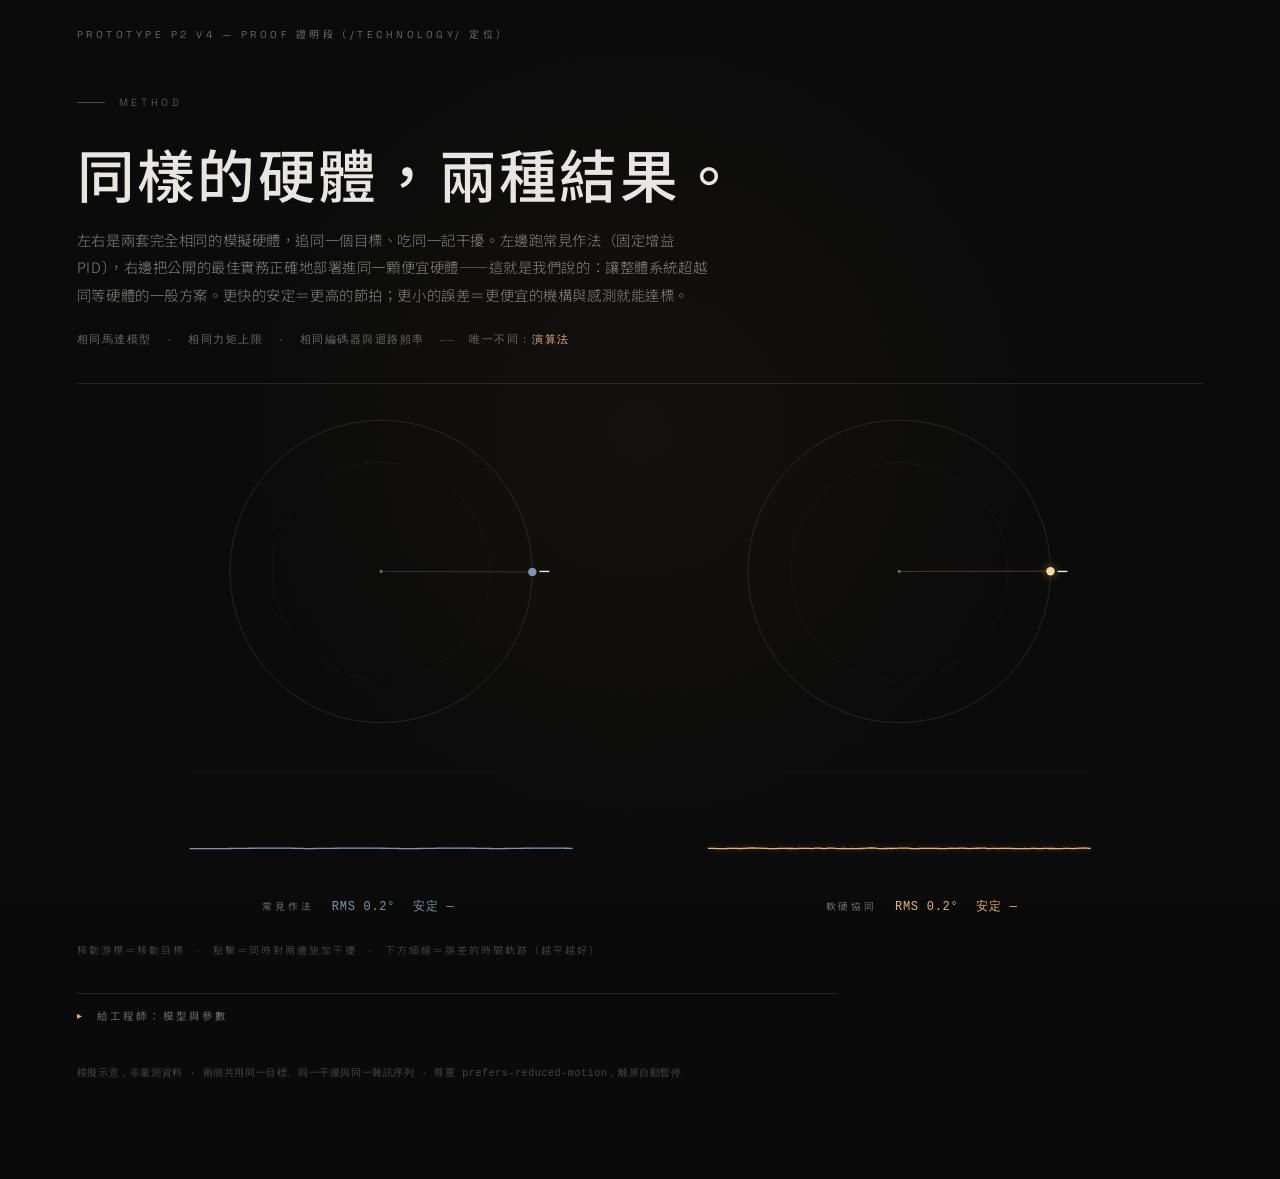
<file: docs/prototypes/p2-same-hardware.html>
<!doctype html>
<!-- LINKU rendering-upgrade P-proof v3：「同樣的硬體，兩種結果」——分層揭露版
     L0 圖像（兩環＋誤差歷史軌跡）→ L1 數字（RMS＋安定時間）→ L2 互動（游標/干擾）→ L3 規格（details 收合）。
     硬邏輯：兩側同受控體/同力矩上限/同編碼器（量化＋雜訊＋50ms 延遲）/同雜訊序列；
     一般側＝PD 於延遲生訊號（差分速度，ζ≈0.29 會收斂但慢且抖，非稻草人）；
     我方側＝α–β 估測器＋已知延遲前向預測＋良好整定 PD。
     canvas 僅繪數字，文字全在 DOM（三語化零障礙）。#still 條件式凍結。不進版控。 -->
<html lang="zh-Hant">
<head>
<meta charset="utf-8">
<meta name="viewport" content="width=device-width, initial-scale=1">
<meta name="color-scheme" content="dark">
<meta name="robots" content="noindex">
<title>Prototype P2 v4 — 同樣的硬體，兩種結果</title>
<link rel="preconnect" href="https://fonts.googleapis.com">
<link rel="preconnect" href="https://fonts.gstatic.com" crossorigin>
<link href="https://fonts.googleapis.com/css2?family=Space+Grotesk:wght@300;400;500&family=Noto+Sans+TC:wght@400;500&display=swap" rel="stylesheet">
<style>
  :root{
    --bg:#0a0a0a;
    --cream:#e8e6e0;
    --muted:#6a6a6a;
    --muted-dim:#4a4a4a;
    --line:rgba(232,230,224,.12);
    --order:#e8b478;
    --order-hi:#f7d9a8;
    --steel:#8194ab;
    --body:'Space Grotesk','Noto Sans TC',sans-serif;
    --cjk:'Noto Sans TC','PingFang TC','Microsoft JhengHei',sans-serif;
    --mono:ui-monospace,'SF Mono',Menlo,Consolas,monospace;
  }
  *{margin:0;padding:0;box-sizing:border-box}
  html,body{background:var(--bg)}
  body{color:var(--cream);font-family:var(--body);font-weight:300;min-height:100vh;-webkit-font-smoothing:antialiased;overflow-x:hidden}
  body::before{
    content:'';position:fixed;inset:0;z-index:1;pointer-events:none;
    background:radial-gradient(46vmax 46vmax at 50% 48%, rgba(232,180,120,.04), rgba(232,180,120,0) 70%);
    mix-blend-mode:screen;
  }
  body::after{
    content:'';position:fixed;inset:0;z-index:1;pointer-events:none;opacity:.05;mix-blend-mode:overlay;
    background-image:url("data:image/svg+xml,%3Csvg xmlns='http://www.w3.org/2000/svg' width='160' height='160'%3E%3Cfilter id='n'%3E%3CfeTurbulence type='fractalNoise' baseFrequency='0.85' numOctaves='2' stitchTiles='stitch'/%3E%3C/filter%3E%3Crect width='100%25' height='100%25' filter='url(%23n)'/%3E%3C/svg%3E");
  }
  .tag{position:fixed;left:clamp(28px,6vw,96px);top:26px;font-size:10px;letter-spacing:.35em;color:var(--muted);text-transform:uppercase;z-index:2;font-weight:400}
  main{position:relative;z-index:2;max-width:1400px;padding:96px clamp(28px,6vw,96px);margin:0 auto}
  .label{font-size:.65rem;font-weight:400;letter-spacing:.35em;text-transform:uppercase;color:rgba(255,255,255,.3);display:flex;align-items:center;gap:14px}
  .label::before{content:'';width:28px;height:1px;background:var(--muted-dim)}
  .proof-title{margin-top:34px;font-family:var(--cjk);font-weight:500;font-size:clamp(2rem,4.6vw,3.6rem);line-height:1.06;letter-spacing:.04em}
  .proof-sub{margin-top:22px;max-width:44em;font-family:var(--cjk);font-size:.9rem;line-height:1.9;letter-spacing:.04em;color:rgba(232,230,224,.55)}
  .same{margin-top:24px;font:11px var(--mono);letter-spacing:.14em;color:var(--muted);display:flex;flex-wrap:wrap;align-items:center;gap:10px 14px}
  .same .sep{color:var(--muted-dim)}
  .same .only{color:var(--order)}
  .stage{margin-top:clamp(28px,4vh,44px);border-top:1px solid var(--line);padding-top:6px}
  canvas{display:block;width:100%;height:min(56vh,540px);cursor:crosshair;touch-action:none}
  .caps{display:grid;grid-template-columns:1fr 1fr;margin-top:4px}
  .cap{display:flex;align-items:baseline;justify-content:center;gap:18px;font-size:.6rem;font-weight:400;letter-spacing:.3em;text-transform:uppercase;color:var(--muted);flex-wrap:wrap}
  .cap output{font:12px var(--mono);letter-spacing:.06em;color:var(--steel)}
  .cap.linku output{color:var(--order)}
  .hint{margin-top:clamp(20px,3vh,32px);font-size:10px;letter-spacing:.2em;color:#555}
  #play{margin-top:16px;font:12px var(--mono);color:var(--order);background:none;border:1px solid color-mix(in srgb,var(--order) 45%,transparent);padding:6px 16px;cursor:pointer;letter-spacing:.08em}
  details{margin-top:clamp(24px,4vh,40px);border-top:1px solid var(--line);max-width:760px}
  summary{
    cursor:pointer;list-style:none;padding:14px 0;
    font-size:.65rem;font-weight:400;letter-spacing:.3em;text-transform:uppercase;color:var(--muted);
    display:flex;align-items:center;gap:12px;
  }
  summary::-webkit-details-marker{display:none}
  summary::before{content:'▸';color:var(--order);font-size:10px;transition:transform .2s}
  details[open] summary::before{transform:rotate(90deg)}
  summary:hover{color:var(--cream)}
  .spec{font:11px/2.1 var(--mono);letter-spacing:.05em;color:rgba(232,230,224,.5);padding:2px 0 18px}
  .spec b{font-weight:400;color:rgba(232,230,224,.75)}
  .spec .o{color:var(--order)}
  .note{margin-top:clamp(18px,3vh,28px);font:10px/1.9 var(--mono);letter-spacing:.06em;color:rgba(232,230,224,.28)}
  @media (max-width:720px){
    canvas{height:70vh}
    .cap{flex-direction:column;gap:6px;align-items:center;text-align:center}
  }
</style>
</head>
<body>
<div class="tag">Prototype P2 v4 — Proof 證明段（/technology/ 定位）</div>
<main>
  <div class="label">Method</div>
  <h2 class="proof-title">同樣的硬體，兩種結果。</h2>
  <p class="proof-sub">左右是兩套完全相同的模擬硬體，追同一個目標、吃同一記干擾。左邊跑常見作法（固定增益 PID），右邊把公開的最佳實務正確地部署進同一顆便宜硬體——這就是我們說的：讓整體系統超越同等硬體的一般方案。更快的安定＝更高的節拍；更小的誤差＝更便宜的機構與感測就能達標。</p>
  <div class="same" aria-hidden="true">
    <span>相同馬達模型</span><span class="sep">·</span>
    <span>相同力矩上限</span><span class="sep">·</span>
    <span>相同編碼器與迴路頻率</span><span class="sep">——</span>
    <span>唯一不同：<span class="only">演算法</span></span>
  </div>

  <div class="stage">
    <canvas id="c" aria-label="兩個相同的模擬轉軸追蹤同一目標：左為一般控制（慢、過衝、抖動），右為 LINKU 演算法（快而穩）；下方為兩側誤差的時間軌跡"></canvas>
    <div class="caps">
      <div class="cap"><span>常見作法</span><output id="r0">RMS —</output><output id="s0">安定 —</output></div>
      <div class="cap linku"><span>軟硬協同</span><output id="r1">RMS —</output><output id="s1">安定 —</output></div>
    </div>
  </div>

  <div class="hint">移動游標＝移動目標　·　點擊＝同時對兩邊施加干擾　·　下方細線＝誤差的時間軌跡（越平越好）</div>
  <button id="play" hidden type="button">播放動畫</button>

  <details>
    <summary>給工程師：模型與參數</summary>
    <div class="spec">
      <b>受控體（兩側相同）</b>　J·θ̈ = τ − b·θ̇ + d(t)，J = 1，b = 0.15，|τ| ≤ 6；迴路 240 Hz、感測延遲 1 拍（兩側相同）<br>
      <b>感測（兩側相同）</b>　編碼器量化 1.5°（≈240 CPR），高斯雜訊 σ = 0.5°；兩側共用同一雜訊序列（common random numbers）<br>
      <b>常見作法（真實現狀）</b>　固定增益 PID（Ziegler–Nichols 風格整定）：τ = 9·e + ∫5·e − 1.5·ê̇；速度＝編碼器差分（雜訊直通 D 項），積分僅粗暴限幅（|I| ≤ 0.6·τmax）→ 大步階仍有飽和積分暴衝；階躍指令直接餵，無軌跡、無前饋、無模型<br>
      <b class="o">軟硬協同（公開最佳實務的正確部署）</b>　狀態估測（穩態卡爾曼 α–β，ω≈46 rad/s）＋一拍前向預測；近似時間最優速度 governor（PTOS：遠處 v ≤ √(2a·e)、近處線性終端，a ≤ 0.8·τmax/J，留回授餘裕）；模型前饋 τff = J·a_ref + b·ω_ref；動量式擾動觀測器（ω≈12 rad/s）估測並抵消外力矩；回授 τfb = 40·(θref−θ̂) + 11·(ωref−ω̂)（ζ ≈ 0.87）<br>
      <b>干擾</b>　點擊＝對兩側同時注入等量衝擊力矩；環境擾動為連續小雜訊力矩（共用序列）<br>
      <b>統計</b>　RMS＝最近 4 秒對最終目標的誤差均方根；安定＝事件後首次進入 ±2° 帶並停留 0.3 s 的時間<br>
      <b>聲明</b>　右側全部為公開教科書級技術；差距不靠祕密，靠正確的部署與整定——這正是軟硬協同的意義
    </div>
  </details>

  <p class="note">模擬示意，非量測資料 · 兩側共用同一目標、同一干擾與同一雜訊序列 · 尊重 prefers-reduced-motion，離屏自動暫停</p>
</main>

<script>
(function(){
  "use strict";
  var TAU = Math.PI*2, D2R = Math.PI/180, R2D = 180/Math.PI;
  var wrap = function(a){ return ((a + Math.PI) % TAU + TAU) % TAU - Math.PI; };

  /* ── 相同的「硬體」 ── */
  var J = 1.0, B = 0.15, TMAX = 6.0;
  var QUANT = 1.5*D2R, NOISE = 0.5*D2R;
  var LAT = 1;                                 // 感測延遲 1 拍（240Hz，兩側相同；編碼器場景的真實量級）
  var DT = 1/240, SUB = 4;
  // 右側 PTOS 軌跡 governor 常數
  var A_MAX = 0.8*TMAX/J;                       // 軌跡加速度上限（留回授與 DOB 餘裕）
  var V_MAX = 6.0;                             // 巡航速度上限
  var E_LIN = 0.06;                            // 線性終端半徑（rad，≈3.4°）
  var K_LIN = Math.sqrt(2*A_MAX/E_LIN);        // 邊界匹配增益（C0 連續）

  function gauss(){ var u=0,v=0; while(!u)u=Math.random(); while(!v)v=Math.random();
    return Math.sqrt(-2*Math.log(u))*Math.cos(TAU*v); }

  function makeSide(kind){
    return { kind:kind, th:0, w:0, measBuf:[], est:0, estW:0,
             I:0, refTh:0, refW:0, dHat:0, pHat:0, tauPrev:0,
             trail:[], errHist:[], inBand:-1, settle:null };
  }
  var S = [makeSide("naive"), makeSide("linku")];
  var target = 0;

  function sense(side, n){
    var m = Math.round((side.th + n*NOISE)/QUANT)*QUANT;
    side.measBuf.push(m);
    if (side.measBuf.length > LAT+6) side.measBuf.shift();
    return side.measBuf[Math.max(0, side.measBuf.length-1-LAT)];   // 兩側同樣吃延遲量測
  }

  function stepSide(side, dt, n, distT){
    var mLag = sense(side, n);
    var tq;
    if (side.kind === "naive"){
      /* 真實現狀：固定增益 PID（ZN 風格整定）＋編碼器差分測速（雜訊直通 D 項）；
         積分粗暴限幅（|I|≤τmax）→ 大步階時飽和積分暴衝（windup）；階躍直接餵 */
      var buf = side.measBuf;
      var i = Math.max(0, buf.length-1-LAT);
      var iPrev = Math.max(0, i-3);
      var vel = wrap(buf[i] - buf[iPrev]) / (dt*(i-iPrev||1));
      var e = wrap(target - mLag);
      side.I = Math.max(-0.6*TMAX, Math.min(0.6*TMAX, side.I + 5.0*e*dt));
      tq = 9.0*e + side.I - 1.5*vel;
    } else {
      /* 頂級標配（皆為公開教科書技術）：
         穩態卡爾曼估測＋一拍預測 → 線上時間最優軌跡 → 模型前饋 ＋ 動量式 DOB ＋ 良整定回授 */
      var innov = wrap(mLag - side.est);
      side.est  = wrap(side.est + side.estW*dt + 0.28*innov);
      side.estW = side.estW + 9.0*innov;                  // ω≈46 rad/s、ζ≈0.72
      // 動量式擾動觀測器（ω≈12 rad/s、ζ≈1）
      side.pHat += (side.tauPrev - B*side.estW + side.dHat)*dt;
      var pErr = J*side.estW - side.pHat;
      side.pHat += 24*pErr*dt;
      side.dHat = Math.max(-TMAX, Math.min(TMAX, side.dHat + 144*pErr*dt));
      // 近似時間最優速度 governor（PTOS）：遠處 sqrt 減速剖面、近處線性終端。
      // 純 sqrt 在原點附近離散化會 limit-cycle（實測翻號率≈100%）；線性終端消除之。
      var eR = wrap(target - side.refTh), ae = Math.abs(eR);
      var vProf = ae < E_LIN ? K_LIN*ae : Math.sqrt(2*A_MAX*ae);   // C0 連續：K_LIN=√(2·aMax/E_LIN)
      var vDes = (eR>=0?1:-1) * Math.min(vProf, V_MAX);
      var applied = Math.max(-A_MAX*dt, Math.min(A_MAX*dt, vDes - side.refW));  // 限加速度趨近
      side.refW += applied;
      side.refTh = wrap(side.refTh + side.refW*dt);
      var aRef = applied/dt;                               // 實際參考加速度（前饋用）
      // 前饋＋回授（作用於一拍預測後的估測狀態）－擾動抵消
      var predTh = wrap(side.est + side.estW*dt*(LAT+1));
      tq = J*aRef + B*side.refW
         + 40.0*wrap(side.refTh - predTh) + 11.0*(side.refW - side.estW)
         - side.dHat;
    }
    tq = Math.max(-TMAX, Math.min(TMAX, tq));
    if (side.kind !== "naive") side.tauPrev = tq;
    side.w += ((tq - B*side.w + distT)/J)*dt;
    side.th = wrap(side.th + side.w*dt);
  }

  var dist = 0;
  function physics(){
    for (var s=0; s<SUB; s++){
      var n = gauss(), envN = gauss()*0.15;
      stepSide(S[0], DT, n, dist + envN);
      stepSide(S[1], DT, n, dist + envN);
      dist *= Math.exp(-DT*6);
    }
  }

  /* ── 目標與事件（跳躍＝統計起點） ── */
  var lastJump = 0, jumpT = -1, pointerT = -10;
  function markJump(t){
    jumpT = t;
    S.forEach(function(s){ s.inBand = -1; s.settle = null; });
  }
  function autoTarget(t){
    if (t - pointerT < 3.5){ lastJump = t; return; }   // 互動中/剛結束：持續延後自動跳，避免冷卻一過就突然甩
    if (t - lastJump > 6.0){
      lastJump = t;
      target = wrap(target + (Math.random()<.5?-1:1)*(0.9 + Math.random()*1.3));
      markJump(t);
    }
  }
  function settleTrack(t){
    S.forEach(function(s){
      if (jumpT < 0 || s.settle !== null) return;
      if (Math.abs(wrap(target - s.th)) < 2*D2R){
        if (s.inBand < 0) s.inBand = t;
        else if (t - s.inBand > 0.3) s.settle = s.inBand - jumpT;
      } else s.inBand = -1;
    });
  }

  /* ── 畫布佈局：上＝雙環、下＝誤差時間軌跡 ── */
  var cv = document.getElementById("c"), ctx = cv.getContext("2d");
  var Wc=0, Hc=0, R=0, CX=[0,0], CY=0, BY=0, BH=0, BW=0;
  function resize(){
    var dpr = Math.min(devicePixelRatio||1, 2);
    var r = cv.getBoundingClientRect();
    Wc = r.width; Hc = r.height;
    cv.width = Math.max(1, Math.round(r.width*dpr));
    cv.height = Math.max(1, Math.round(r.height*dpr));
    ctx.setTransform(dpr,0,0,dpr,0,0);
    R = Math.min(Wc*0.155, Hc*0.30);
    CX = [Wc*0.27, Wc*0.73]; CY = Hc*0.36;
    BY = Hc*0.76; BH = Hc*0.15; BW = Math.min(Wc*0.34, 460);
  }

  var CREAM="#e8e6e0", LINE="rgba(232,230,224,.12)", MUTED="#6a6a6a";
  var STEEL="#8194ab", STEEL_D="rgba(129,148,171,", ORDER="#e8b478", ORDER_HI="#f7d9a8", ORDER_D="rgba(232,180,120,";

  var HIST = 240;                                          // 4 秒 × 60fps
  function record(t){
    S.forEach(function(s){
      s.trail.push(s.th); if (s.trail.length > 64) s.trail.shift();
      s.errHist.push(Math.abs(wrap(target - s.th))*R2D);
      if (s.errHist.length > HIST) s.errHist.shift();
    });
    settleTrack(t);
  }

  function drawRing(i){
    var cx=CX[i], cy=CY, side=S[i];
    var mainD = i? ORDER_D : STEEL_D;

    var err = wrap(target - side.th);
    ctx.beginPath(); ctx.moveTo(cx,cy);
    ctx.arc(cx,cy,R*0.985, -side.th, -side.th - err, err>0);
    ctx.closePath();
    ctx.fillStyle = mainD + "0.10)"; ctx.fill();

    ctx.strokeStyle = LINE; ctx.lineWidth = 1;
    ctx.beginPath(); ctx.arc(cx,cy,R,0,TAU); ctx.stroke();
    ctx.beginPath(); ctx.arc(cx,cy,R*0.72,0,TAU); ctx.globalAlpha=.35; ctx.stroke(); ctx.globalAlpha=1;

    var tr = side.trail, n = tr.length;
    for (var k=1; k<n; k++){
      var d = wrap(tr[k]-tr[k-1]);
      if (Math.abs(d) < 1e-4) continue;
      ctx.beginPath();
      ctx.arc(cx,cy,R, -tr[k-1], -tr[k], d>0);
      ctx.strokeStyle = mainD + (0.03 + 0.30*(k/n)) + ")";
      ctx.lineWidth = 2.2;
      ctx.stroke();
    }

    var ta = -target;
    ctx.strokeStyle = CREAM; ctx.lineWidth = 1.4;
    ctx.beginPath();
    ctx.moveTo(cx+Math.cos(ta)*(R+7), cy+Math.sin(ta)*(R+7));
    ctx.lineTo(cx+Math.cos(ta)*(R+17), cy+Math.sin(ta)*(R+17));
    ctx.stroke();

    var aa = -side.th;
    ctx.strokeStyle = mainD + "0.28)"; ctx.lineWidth = 1;
    ctx.beginPath(); ctx.moveTo(cx,cy); ctx.lineTo(cx+Math.cos(aa)*R, cy+Math.sin(aa)*R); ctx.stroke();
    if (i){ ctx.shadowColor = ORDER_D + "0.55)"; ctx.shadowBlur = 10; }
    ctx.fillStyle = i? ORDER_HI : STEEL;
    ctx.beginPath(); ctx.arc(cx+Math.cos(aa)*R, cy+Math.sin(aa)*R, 4.2, 0, TAU); ctx.fill();
    ctx.shadowBlur = 0;

    ctx.fillStyle = MUTED;
    ctx.beginPath(); ctx.arc(cx,cy,1.6,0,TAU); ctx.fill();
  }

  /* 誤差時間軌跡：平＝好。50° 滿刻度，最新值靠右。 */
  function drawStrip(i){
    var side=S[i], x0=CX[i]-BW/2, y1=BY+BH;
    ctx.strokeStyle = LINE; ctx.lineWidth = 1;
    ctx.beginPath(); ctx.moveTo(x0, y1); ctx.lineTo(x0+BW, y1); ctx.stroke();   // 0° 基線
    ctx.globalAlpha=.35;
    ctx.beginPath(); ctx.moveTo(x0, BY); ctx.lineTo(x0+BW, BY); ctx.stroke();   // 50° 上限
    ctx.globalAlpha=1;
    var h = side.errHist, n = h.length;
    if (n < 2) return;
    ctx.strokeStyle = i? ORDER : STEEL; ctx.lineWidth = 1.3;
    if (i){ ctx.shadowColor = ORDER_D + "0.35)"; ctx.shadowBlur = 6; }
    ctx.beginPath();
    for (var k=0; k<n; k++){
      var x = x0 + BW - (n-1-k)*(BW/(HIST-1));
      var y = y1 - Math.min(h[k],50)/50*BH;
      if (k) ctx.lineTo(x,y); else ctx.moveTo(x,y);
    }
    ctx.stroke();
    ctx.shadowBlur = 0;
  }

  var R0=document.getElementById("r0"), R1=document.getElementById("r1");
  var S0=document.getElementById("s0"), S1=document.getElementById("s1");
  var lastTxt=-1;
  function rms(h){ var s=0; for (var k=0;k<h.length;k++) s+=h[k]*h[k]; return Math.sqrt(s/(h.length||1)); }
  function draw(t){
    ctx.clearRect(0,0,Wc,Hc);
    drawRing(0); drawRing(1);
    drawStrip(0); drawStrip(1);
    if (t - lastTxt > 0.2){
      lastTxt = t;
      R0.textContent = "RMS " + rms(S[0].errHist).toFixed(1) + "°";
      R1.textContent = "RMS " + rms(S[1].errHist).toFixed(1) + "°";
      S0.textContent = S[0].settle !== null ? "安定 " + S[0].settle.toFixed(1) + " s" : "安定 —";
      S1.textContent = S[1].settle !== null ? "安定 " + S[1].settle.toFixed(1) + " s" : "安定 —";
    }
  }

  /* ── 互動 ── */
  var perfT = 0;
  function pointerTarget(e){
    var r = cv.getBoundingClientRect();
    var x = e.clientX - r.left, y = e.clientY - r.top;
    var cx = (x < Wc/2) ? CX[0] : CX[1];
    target = wrap(-Math.atan2(y - CY, x - cx));
    pointerT = perfT;
  }
  cv.addEventListener("pointermove", pointerTarget, {passive:true});
  cv.addEventListener("pointerdown", function(e){
    pointerTarget(e);
    dist = (Math.random()<.5?-1:1) * 30;
    markJump(perfT);
  });

  /* ── 主迴圈 ── */
  var prefersReduced = matchMedia("(prefers-reduced-motion: reduce)").matches;
  var still = location.hash === "#still";
  var running = !prefersReduced && !still, inView = true, rafId = 0, last = 0;

  var simT = 0;
  function loop(now){
    rafId = requestAnimationFrame(loop);
    last = now;
    simT += SUB*DT;                    // 固定步進的模擬時間：與 physics 同步，免受分頁暫停/捲動離屏影響
    perfT = simT;                      // 互動 handler 沿用同一時鐘
    autoTarget(simT);
    physics(); record(simT); draw(simT);
  }
  function start(){ if(!rafId && running && inView){ last = performance.now(); rafId = requestAnimationFrame(loop); } }
  function stop(){ if(rafId){ cancelAnimationFrame(rafId); rafId = 0; } }

  if ("IntersectionObserver" in window){
    new IntersectionObserver(function(es){
      inView = es[0].isIntersecting;
      if (inView) start(); else stop();
    },{threshold:.05}).observe(cv);
  }

  var btn = document.getElementById("play");
  if (prefersReduced && !still){
    btn.hidden = false;
    btn.addEventListener("click", function(){
      running = !running;
      btn.textContent = running? "暫停動畫" : "播放動畫";
      if (running) start(); else stop();
    });
  }

  var rT=0;
  addEventListener("resize", function(){ clearTimeout(rT); rT=setTimeout(resize,120); });

  resize();

  /* 預熱＋（still/reduced）條件式凍結在最能說話的瞬間 */
  var tW = 0;
  function warmStep(){ physics(); tW += DT*SUB; record(tW); }
  for (var k=0; k<Math.round(2.5/(DT*SUB)); k++) warmStep();

  if (still || prefersReduced){
    target = wrap(target + 1.9);
    markJump(tW);
    var t0 = tW;
    while (tW - t0 < 3.5){
      warmStep();
      var eL = Math.abs(wrap(target - S[0].th))*R2D;
      var eR = Math.abs(wrap(target - S[1].th))*R2D;
      if (tW - t0 > 1.2 && eL > 15 && S[1].settle !== null) break;
    }
    draw(tW);
    if (still){
      var img = document.createElement("img");
      img.src = cv.toDataURL("image/png");
      img.style.cssText = "display:block;width:100%;height:" + Hc + "px";
      cv.replaceWith(img);
    }
  } else {
    start();
  }
})();
</script>
</body>
</html>
</file>
<file: assets/styles.css>
:root {
  --bg: #0a0a0a;
  --cream: #e8e6e0;
  --muted: #969696;
  --muted-dim: #777;
  --line: rgba(232, 230, 224, 0.12);
  --amber: #e8b478;
  --steel: #8194ab;
  --display: 'Bebas Neue', sans-serif;
  --body: 'Space Grotesk', sans-serif;
  --mono: ui-monospace, 'SF Mono', Menlo, Consolas, monospace;

  /* --- tweakable --- */
  --pad: clamp(28px, 6vw, 96px);
  --caption-opacity: 0.65;
  --label-opacity: 0.55;
  --label-tracking: 0.35em;
  --ease: cubic-bezier(0.16, 1, 0.3, 1);
  --ease-io: cubic-bezier(0.65, 0, 0.35, 1);
  --reveal-duration: 0.9s;
  --reveal-distance: 28px;
  --reveal-ease: var(--ease);
}

* {
  margin: 0;
  padding: 0;
  box-sizing: border-box;
}

/* dark end to end: the browser's own surfaces (scrollbar, form controls, the
   canvas shown between two pages of a cross-document transition) follow */
html {
  scroll-behavior: smooth;
  color-scheme: dark;
  scrollbar-color: rgba(232, 230, 224, 0.26) transparent;
}

body {
  background: var(--bg);
  color: var(--cream);
  font-family: var(--body);
  font-weight: 300;
  overflow-x: hidden;
  -webkit-font-smoothing: antialiased;
}

.skip-link {
  position: fixed;
  top: 12px;
  left: 12px;
  z-index: 10000;
  padding: 12px 16px;
  color: var(--bg);
  background: var(--cream);
  font: 500 13px/1.2 var(--body);
  text-decoration: none;
  transform: translateY(calc(-100% - 20px));
  transition: transform 0.2s ease;
}

.skip-link:focus {
  transform: none;
}

main:focus {
  outline: none;
}

::selection {
  background: var(--cream);
  color: var(--bg);
}

/* ---------- Brand scene canvas ----------
   Sits BELOW the document (negative z-index) rather than under a stacked
   wrapper: .wrap must not form a stacking context, or the hero type could not
   difference-blend against the wall. Height uses the large viewport unit so
   mobile URL-bar collapse never resizes the GL buffers. */
#particles {
  position: fixed;
  inset: 0;
  width: 100vw;
  height: 100vh;
  height: 100lvh;
  z-index: -2;
  pointer-events: none;
}

/* Play/pause toggle for all ambient motion (injected by render.js) */
.scene-toggle {
  position: fixed;
  left: var(--pad);
  bottom: 22px;
  z-index: 90;
  width: 44px;
  height: 44px;
  padding: 0;
  font: 12px/42px var(--body);
  text-align: center;
  color: var(--muted);
  background: rgba(10, 10, 10, 0.55);
  border: 1px solid var(--line);
  border-radius: 50%;
  cursor: pointer;
  transition: color 0.3s ease, border-color 0.3s ease;
}

.scene-toggle:hover,
.scene-toggle:focus-visible {
  color: var(--cream);
  border-color: rgba(232, 230, 224, 0.4);
}

/* ---------- Ambient layers between the canvas and the content ----------
   ::before  home: a reading scrim over the wall (dark where copy sits,
             clear where the wall performs); inner pages: the cool glow.
   ::after   film grain over everything, so type and render share one stock. */
body::before {
  content: '';
  position: fixed;
  inset: 0;
  z-index: -1;
  pointer-events: none;
  background: radial-gradient(42vmax 42vmax at 50% 40%,
      rgba(96, 142, 194, 0.10), rgba(96, 142, 194, 0) 70%);
  mix-blend-mode: screen;
  will-change: transform;
  animation: glowDrift 26s ease-in-out infinite alternate;
}

.home::before {
  background: linear-gradient(98deg,
      rgba(10, 10, 10, 0.90) 0%, rgba(10, 10, 10, 0.62) 26%, rgba(10, 10, 10, 0) 56%);
  mix-blend-mode: normal;
  animation: none;
}

@media (max-aspect-ratio: 9/10) {
  .home::before {
    background: linear-gradient(180deg,
        rgba(10, 10, 10, 0.80) 0%, rgba(10, 10, 10, 0.60) 56%, rgba(10, 10, 10, 0.12) 80%);
  }
}

/* very slow, desaturated drift — the glow breathes without drawing the eye */
@keyframes glowDrift {
  from {
    transform: translate3d(-1.5%, -1%, 0) scale(1);
  }

  to {
    transform: translate3d(2%, 1.6%, 0) scale(1.07);
  }
}

body::after {
  content: '';
  position: fixed;
  /* bleed just past the largest grainShift offset (~3.9vw) — a bigger layer
     only costs compositor memory (it is promoted by will-change) */
  inset: -12%;
  z-index: 3;
  pointer-events: none;
  opacity: 0.05;
  mix-blend-mode: overlay;
  background-image: url("data:image/svg+xml,%3Csvg xmlns='http://www.w3.org/2000/svg' width='160' height='160'%3E%3Cfilter id='n'%3E%3CfeTurbulence type='fractalNoise' baseFrequency='0.85' numOctaves='2' stitchTiles='stitch'/%3E%3C/filter%3E%3Crect width='100%25' height='100%25' filter='url(%23n)'/%3E%3C/svg%3E");
  will-change: transform;
  animation: grainShift 1.2s steps(1) infinite;
}

/* live film grain: discrete jump-cuts between offsets, compositor-only */
@keyframes grainShift {

  0%,
  100% {
    transform: translate(0, 0);
  }

  12.5% {
    transform: translate(-2.4%, -3.1%);
  }

  25% {
    transform: translate(1.8%, -1.2%);
  }

  37.5% {
    transform: translate(-1.1%, 2.6%);
  }

  50% {
    transform: translate(2.9%, 1.4%);
  }

  62.5% {
    transform: translate(-2.2%, 0.8%);
  }

  75% {
    transform: translate(1.3%, -2.7%);
  }

  87.5% {
    transform: translate(-0.6%, 1.9%);
  }
}

/* ---------- Custom dot cursor ---------- */
.cursor-dot,
.cursor-ring {
  display: none;
  position: fixed;
  top: 0;
  left: 0;
  border-radius: 50%;
  pointer-events: none;
  z-index: 9999;
  transform: translate(-50%, -50%);
  mix-blend-mode: difference;
}

.cursor-ready .cursor-dot,
.cursor-ready .cursor-ring {
  display: block;
}

.cursor-dot {
  width: 6px;
  height: 6px;
  background: var(--cream);
}

.cursor-ring {
  width: 34px;
  height: 34px;
  border: 1px solid rgba(232, 230, 224, 0.4);
  transition: width 0.35s var(--ease), height 0.35s var(--ease), border-color 0.25s ease, background-color 0.25s ease, opacity 0.25s ease;
}

.cursor-ring.hover {
  width: 64px;
  height: 64px;
  border-color: rgba(232, 230, 224, 0.9);
  background-color: rgba(232, 230, 224, 0.08);
}

/* pressed: the ring snaps shut — the same beat the wall answers with a ripple */
.cursor-ring.down {
  width: 18px;
  height: 18px;
  border-color: var(--cream);
}

@media (hover: hover) and (pointer: fine) {
  .cursor-ready body {
    cursor: none;
  }

  .cursor-ready a,
  .cursor-ready button {
    cursor: none;
  }
}

@media (hover: none),
(pointer: coarse) {

  .cursor-dot,
  .cursor-ring {
    display: none;
  }
}

/* ---------- Layout shell ---------- */
.wrap {
  position: relative;
}

.section-pad {
  padding: 0 var(--pad);
}

/* ---------- Nav ---------- */
nav {
  position: fixed;
  top: 0;
  left: 0;
  right: 0;
  z-index: 100;
  display: flex;
  align-items: center;
  justify-content: space-between;
  padding: 30px var(--pad);
  mix-blend-mode: difference;
  opacity: 1;
  transition: opacity 0.6s ease 0.15s, transform 0.6s var(--ease);
}

/* first paint: nav eases in instead of popping (progressive) */
@starting-style {
  nav {
    opacity: 0;
  }
}

/* reading down: the chrome leaves; any upward intent (or focus) returns it */
.nav-away nav {
  transform: translateY(-110%);
}

.nav-away nav:focus-within {
  transform: none;
}

.brand {
  font-family: var(--body);
  font-weight: 500;
  font-size: 14px;
  letter-spacing: 0.5em;
  color: var(--cream);
  text-decoration: none;
  display: inline-block;
  transition: transform 0.3s var(--reveal-ease);
}

.nav-links {
  display: flex;
  gap: clamp(28px, 4vw, 56px);
  list-style: none;
}

.nav-links a {
  font-family: var(--body);
  font-weight: 400;
  font-size: 11px;
  letter-spacing: 0.35em;
  text-transform: uppercase;
  color: var(--muted);
  text-decoration: none;
  transition: color 0.3s ease, transform 0.3s var(--reveal-ease);
  position: relative;
  display: inline-block;
}

.nav-links a::after {
  content: '';
  position: absolute;
  left: 0;
  bottom: -6px;
  width: 0;
  height: 1px;
  background: var(--cream);
  transition: width 0.3s ease;
}

.nav-links a:hover,
.nav-links a:focus-visible {
  color: var(--cream);
}

.nav-links a:hover::after {
  width: 100%;
}

/* ---------- Language switch ---------- */
.nav-right {
  display: flex;
  align-items: center;
  gap: clamp(20px, 4vw, 48px);
}

.lang-switch {
  display: flex;
  align-items: center;
  gap: 9px;
  font-family: var(--body);
  font-weight: 400;
  font-size: 11px;
  letter-spacing: 0.25em;
}

.lang-switch a {
  color: var(--muted);
  text-decoration: none;
  transition: color 0.3s ease;
}

.lang-switch a:hover,
.lang-switch a:focus-visible,
.lang-switch a.active {
  color: var(--cream);
}

.lang-switch .sep {
  color: var(--muted-dim);
  user-select: none;
}

.brand:focus-visible,
.nav-links a:focus-visible,
.lang-switch a:focus-visible,
.more-link:focus-visible,
.contact-mail:focus-visible,
.about-facts a:focus-visible,
.scene-toggle:focus-visible,
.proof-control:focus-visible,
.proof-summary:focus-visible {
  outline: 2px solid var(--cream);
  outline-offset: 4px;
}

/* ---------- Page chrome injected by main.js (decorative, aria-hidden) ---------- */
.progress {
  position: fixed;
  top: 0;
  left: 0;
  right: 0;
  height: 2px;
  z-index: 101;
  background: var(--amber);
  transform: scaleX(var(--p, 0));
  transform-origin: 0 50%;
  pointer-events: none;
}

.hud {
  position: fixed;
  right: clamp(14px, 2.1vw, 32px);
  top: 50%;
  z-index: 80;
  display: none;
  flex-direction: column;
  align-items: center;
  gap: 14px;
  transform: translateY(-50%);
  font: 400 10px/1 var(--mono);
  letter-spacing: 0.14em;
  font-variant-numeric: tabular-nums;
  color: var(--muted);
  mix-blend-mode: difference;
  pointer-events: none;
}

.hud b {
  font-weight: 400;
  color: var(--cream);
}

.hud i {
  position: relative;
  display: block;
  width: 1px;
  height: 72px;
  background: rgba(232, 230, 224, 0.22);
}

.hud i::after {
  content: '';
  position: absolute;
  inset: 0;
  background: var(--cream);
  transform: scaleY(var(--p, 0));
  transform-origin: 50% 0;
}

@media (min-width: 1000px) and (hover: hover) {
  .hud {
    display: flex;
  }
}

/* ---------- Hero ---------- */
.hero {
  min-height: 100vh;
  min-height: 100svh;
  display: flex;
  flex-direction: column;
  justify-content: center;
  position: relative;
}

.hero-title {
  font-family: var(--display);
  font-weight: 400;
  line-height: 0.84;
  font-size: clamp(64px, 14.2vw, 236px);
  letter-spacing: 0.01em;
  margin-left: -0.02em;
  word-break: keep-all;
  overflow-wrap: break-word;
  font-kerning: none;
  color: var(--cream);
  /* scroll-out: --hp (0→1 across the hero) is published by main.js */
  opacity: calc(1 - var(--hp, 0) * 1.25);
  transform: translateY(calc(var(--hp, 0) * -10vh));
  will-change: transform, opacity;
}

/* portrait: the headline sits high so the wall has the lower half to itself */
@media (max-aspect-ratio: 9/10) {
  .hero {
    justify-content: flex-start;
    padding-top: clamp(150px, 23vh, 250px);
    padding-top: clamp(150px, 23svh, 250px);
  }
}

/* each line is a mask; the glyphs rise through it (text stays in the DOM) */
.hero-title .l1,
.hero-title .l2,
.hero-title .l3 {
  display: inline-block;
  white-space: nowrap;
  overflow: hidden;
  padding: 0.06em 0.03em 0.13em;
  margin: -0.06em -0.03em -0.13em;
  vertical-align: top;
}

.hero-title .l1 {
  --l: 0;
  translate: calc(var(--hp, 0) * -7vw) 0;
}

.hero-title .l2 {
  --l: 1;
  translate: calc(var(--hp, 0) * 5vw) 0;
}

.hero-title .l3 {
  --l: 2;
  translate: calc(var(--hp, 0) * -3vw) 0;
  /* half-lit: dimmer than l1/l2 — an opaque tone, not alpha, so the scene
     behind never shows through the letterforms */
  color: #a6a49f;
}

/* trim Bebas cap/baseline gaps so display type sits optically true (en only;
   CJK headings use Noto and keep normal boxes) */
html[lang="en"] .contact-big,
html[lang="en"] .pillar-title {
  text-box-trim: trim-both;
  text-box-edge: cap alphabetic;
}

@keyframes charRise {
  from {
    transform: translateY(112%) rotate(7deg);
  }

  to {
    transform: none;
  }
}

.hero-title .c {
  display: inline-block;
  transform-origin: 0 100%;
  animation: charRise 1.05s var(--ease) both;
  animation-delay: calc(0.12s + var(--l, 0) * 0.13s + var(--n, 0) * 0.032s);
}

.hero-title .c:nth-child(2) { --n: 1; }
.hero-title .c:nth-child(3) { --n: 2; }
.hero-title .c:nth-child(4) { --n: 3; }
.hero-title .c:nth-child(5) { --n: 4; }
.hero-title .c:nth-child(6) { --n: 5; }
.hero-title .c:nth-child(7) { --n: 6; }
.hero-title .c:nth-child(8) { --n: 7; }
.hero-title .c:nth-child(9) { --n: 8; }
.hero-title .c:nth-child(10) { --n: 9; }
.hero-title .c:nth-child(11) { --n: 10; }
.hero-title .c:nth-child(12) { --n: 11; }
.hero-title .c:nth-child(13) { --n: 12; }
.hero-title .c:nth-child(n+14) { --n: 13; }

/* Masked rise for single-block headings (inner-page heroes). */
@keyframes lineRise {
  from {
    clip-path: inset(0 0 105% 0);
    transform: translateY(0.32em);
  }

  to {
    clip-path: inset(-12% -4% -14% -4%);
    transform: none;
  }
}

.hero-sub {
  margin-top: clamp(40px, 6vh, 80px);
  font-size: 13px;
  font-weight: 300;
  line-height: 1.7;
  letter-spacing: 0.04em;
  color: var(--muted);
  max-width: 30ch;
  opacity: calc(1 - var(--hp, 0) * 2);
  animation: heroSubIn 0.9s var(--ease) 0.75s both;
}

@keyframes heroSubIn {
  from {
    opacity: 0;
    transform: translateY(16px);
  }

  to {
    transform: none;
  }
}

.scroll-cue {
  position: absolute;
  right: var(--pad);
  bottom: 48px;
  display: flex;
  align-items: center;
  gap: 16px;
  animation: cuePulse 2.4s ease-in-out infinite;
}

@keyframes cuePulse {

  0%,
  100% {
    opacity: 0.3;
  }

  50% {
    opacity: 0.7;
  }
}

.scroll-cue .bar {
  width: 56px;
  height: 1px;
  background: var(--muted);
  position: relative;
  overflow: hidden;
}

.scroll-cue .bar::after {
  content: '';
  position: absolute;
  inset: 0;
  background: var(--cream);
  transform: translateX(-100%);
  animation: scrollbar 2.4s ease-in-out infinite;
}

@keyframes scrollbar {
  0% {
    transform: translateX(-100%);
  }

  50% {
    transform: translateX(0%);
  }

  100% {
    transform: translateX(100%);
  }
}

.scroll-cue span {
  font-size: 11px;
  letter-spacing: 0.35em;
  text-transform: uppercase;
  color: var(--muted);
}

/* ---------- Section label ---------- */
.label {
  font-size: 11px;
  font-weight: 400;
  letter-spacing: var(--label-tracking);
  text-transform: uppercase;
  color: rgba(255, 255, 255, var(--label-opacity));
  display: flex;
  align-items: center;
  gap: 14px;
}

.label::before {
  content: '';
  width: 28px;
  height: 1px;
  background: var(--muted-dim);
  transform-origin: 0 50%;
}

/* ---------- Statement ----------
   The sentence is lit word by word as it is read past (main.js toggles .on);
   without JS every word is simply present. */
.statement {
  padding-top: clamp(130px, 22vh, 280px);
  padding-bottom: clamp(130px, 22vh, 280px);
  max-width: 1500px;
}

.statement-body {
  margin-top: 48px;
  font-family: var(--body);
  font-weight: 300;
  font-size: clamp(2.5rem, 6vw, 6.2rem);
  line-height: 1.03;
  letter-spacing: -0.025em;
  color: rgba(232, 230, 224, 0.72);
  max-width: 18ch;
}

.statement-body .em {
  font-style: normal;
  color: var(--cream);
}

.statement-body .sw {
  opacity: 0.13;
  transition: opacity 0.7s ease;
}

.statement-body .sw.on {
  opacity: 1;
}

.statement-fact {
  margin-top: 36px;
  font-family: var(--body);
  font-weight: 300;
  font-size: 0.9rem;
  line-height: 1.8;
  letter-spacing: 0.02em;
  color: rgba(232, 230, 224, 0.6);
  max-width: 58ch;
}

/* ---------- About page ---------- */
.about-head {
  padding-top: clamp(120px, 20vh, 240px);
  padding-bottom: clamp(36px, 5vh, 72px);
}

.about-title {
  font-family: var(--display);
  font-weight: 400;
  font-size: clamp(3.4rem, 11vw, 9.5rem);
  line-height: 0.88;
  letter-spacing: 0.01em;
  color: var(--cream);
  margin-top: 24px;
}

.about-lead {
  margin-top: 28px;
  font-weight: 300;
  font-size: clamp(1.2rem, 2.6vw, 1.8rem);
  line-height: 1.4;
  letter-spacing: -0.01em;
  color: rgba(232, 230, 224, 0.85);
  max-width: 30ch;
}

.about {
  padding-top: clamp(36px, 5vh, 72px);
  padding-bottom: clamp(60px, 9vh, 120px);
  max-width: 1400px;
}

.about-body {
  font-weight: 300;
  font-size: clamp(1rem, 1.4vw, 1.15rem);
  line-height: 1.9;
  letter-spacing: 0.01em;
  color: rgba(232, 230, 224, 0.62);
  max-width: 62ch;
}

.about-body + .about-body {
  margin-top: 28px;
}

.about-details {
  padding-top: clamp(36px, 5vh, 72px);
  padding-bottom: clamp(80px, 12vh, 160px);
}

.about-facts {
  margin-top: 40px;
  max-width: 620px;
}

.about-facts > div {
  display: grid;
  grid-template-columns: 150px minmax(0, 1fr);
  gap: 24px;
  align-items: baseline;
  padding: 18px 0;
  border-top: 1px solid var(--line);
}

.about-facts > div:last-child {
  border-bottom: 1px solid var(--line);
}

.about-facts dt {
  font-size: 0.65rem;
  font-weight: 400;
  letter-spacing: 0.2em;
  text-transform: uppercase;
  color: var(--muted);
}

.about-facts dd {
  font-size: 0.95rem;
  font-weight: 300;
  letter-spacing: 0.02em;
  color: var(--cream);
}

.about-facts a {
  color: var(--cream);
  text-decoration: none;
  border-bottom: 1px solid var(--line);
  transition: border-color 0.3s;
}

.about-facts a:hover {
  border-color: var(--cream);
}

/* 320px-class screens: the fixed 150px label column left the value column
   narrower than its longest unbreakable token (the e-mail address). */
@media (max-width: 340px) {
  .about-facts > div {
    grid-template-columns: 112px minmax(0, 1fr);
    gap: 16px;
  }

  .about-facts dd {
    overflow-wrap: anywhere;
  }
}

/* About: narrative (left) + facts (right) as two columns on wider screens */
.about-cols {
  max-width: 1400px;
  padding-top: clamp(36px, 5vh, 72px);
  padding-bottom: clamp(80px, 12vh, 160px);
  display: grid;
  grid-template-columns: 1fr;
  gap: clamp(40px, 6vw, 88px);
  align-items: start;
}

.about-cols > .about,
.about-cols > .about-details {
  padding: 0;
  max-width: none;
}

@media (min-width: 860px) {
  .about-cols {
    grid-template-columns: minmax(0, 1.6fr) minmax(0, 1fr);
  }
}

/* ---------- Technology page ---------- */
.tech-hero {
  padding-top: clamp(120px, 20vh, 240px);
  padding-bottom: clamp(40px, 6vh, 80px);
}

.tech-hero-title {
  font-family: var(--display);
  font-weight: 400;
  font-size: clamp(2.8rem, 8.4vw, 7.6rem);
  line-height: 0.9;
  letter-spacing: 0.01em;
  color: var(--cream);
  margin-top: 24px;
  max-width: 14ch;
}

.tech-hero-sub {
  margin-top: 28px;
  font-weight: 300;
  font-size: clamp(1rem, 1.6vw, 1.25rem);
  line-height: 1.7;
  letter-spacing: 0.01em;
  color: rgba(232, 230, 224, 0.72);
  max-width: 52ch;
}

.tech {
  padding-bottom: clamp(100px, 14vh, 180px);
  max-width: 1400px;
}

.tech-item {
  display: grid;
  grid-template-columns: 1fr;
  gap: 12px clamp(40px, 6vw, 96px);
  padding: clamp(32px, 5vw, 56px) 0;
}

.tech-item:last-child {
  border-bottom: 1px solid var(--line);
}

.tech-title {
  font-family: var(--display);
  font-weight: 400;
  font-size: clamp(1.7rem, 3vw, 2.4rem);
  line-height: 1;
  letter-spacing: 0.02em;
  color: var(--cream);
}

.tech-desc {
  font-family: var(--body);
  font-weight: 300;
  font-size: clamp(0.95rem, 1.3vw, 1.08rem);
  line-height: 1.9;
  letter-spacing: 0.01em;
  color: rgba(232, 230, 224, 0.62);
  max-width: 60ch;
}

@media (min-width: 860px) {
  .tech-item {
    grid-template-columns: minmax(0, 0.7fr) minmax(0, 2fr);
    align-items: baseline;
  }
}

/* ---------- Technology: proof section (A/B live sim) ---------- */
.proof {
  padding-top: clamp(100px, 14vh, 180px);
  padding-bottom: clamp(60px, 9vh, 110px);
  border-top: 1px solid var(--line);
  max-width: 1400px;
}

.proof-title {
  margin-top: 34px;
  font-family: var(--display);
  font-weight: 400;
  font-size: clamp(2.2rem, 5vw, 3.6rem);
  line-height: 1.02;
  letter-spacing: 0.01em;
  color: var(--cream);
}

.proof-sub {
  margin-top: 22px;
  font-weight: 300;
  font-size: clamp(0.95rem, 1.3vw, 1.08rem);
  line-height: 1.9;
  letter-spacing: 0.01em;
  color: rgba(232, 230, 224, 0.62);
  max-width: 62ch;
}

.proof-same {
  margin-top: 24px;
  font-family: var(--mono);
  font-size: 11px;
  letter-spacing: 0.14em;
  color: var(--muted);
  display: flex;
  flex-wrap: wrap;
  align-items: center;
  gap: 10px 14px;
}

.proof-same .sep {
  color: var(--muted-dim);
}

.proof-same .only {
  color: var(--amber);
}

.proof-stage {
  margin-top: clamp(28px, 4vh, 44px);
  border-top: 1px solid var(--line);
  padding-top: 6px;
}

#proof-canvas {
  display: block;
  width: 100%;
  height: min(56vh, 540px);
  cursor: crosshair;
  touch-action: pan-y;
  /* keep page scroll alive over the canvas on touch */
}

.proof-still-image {
  display: block;
  width: 100%;
  height: auto;
}

.proof-caps {
  display: grid;
  grid-template-columns: 1fr 1fr;
  margin-top: 4px;
}

.proof-cap {
  display: flex;
  align-items: baseline;
  justify-content: center;
  gap: 18px;
  font-size: 11px;
  font-weight: 400;
  letter-spacing: 0.3em;
  text-transform: uppercase;
  color: var(--muted);
  flex-wrap: wrap;
}

.proof-cap output {
  font-family: var(--mono);
  font-size: 12px;
  letter-spacing: 0.06em;
  color: var(--steel);
}

.proof-cap.linku output {
  color: var(--amber);
}

.proof-hint,
.proof-hint-touch {
  margin-top: clamp(20px, 3vh, 32px);
  font-size: 12px;
  letter-spacing: 0.2em;
  color: rgba(232, 230, 224, 0.62);
}

/* desktop shows the cursor hint; touch shows the tap hint + disturb button */
.proof-hint-touch {
  display: none;
}

@media (hover: none), (pointer: coarse) {
  .proof-hint {
    display: none;
  }

  .proof-hint-touch {
    display: block;
  }
}

.proof-controls {
  display: none;
  flex-wrap: wrap;
  gap: 10px;
  margin-top: 18px;
}

.js .proof-controls {
  display: flex;
}

.proof-control {
  font-family: var(--mono);
  font-size: 12px;
  color: var(--amber);
  background: none;
  border: 1px solid color-mix(in srgb, var(--amber) 45%, transparent);
  min-height: 44px;
  padding: 10px 18px;
  cursor: pointer;
  letter-spacing: 0.08em;
}

.proof-control:hover,
.proof-control:focus-visible,
.proof-control:active {
  background: color-mix(in srgb, var(--amber) 14%, transparent);
}

.proof-details {
  margin-top: clamp(24px, 4vh, 40px);
  border-top: 1px solid var(--line);
  max-width: 760px;
}

.proof-summary {
  cursor: pointer;
  list-style: none;
  padding: 14px 0;
  font-size: 0.7rem;
  font-weight: 400;
  letter-spacing: 0.3em;
  text-transform: uppercase;
  color: var(--muted);
  display: flex;
  align-items: center;
  gap: 12px;
  transition: color 0.3s ease;
}

.proof-summary::-webkit-details-marker {
  display: none;
}

.proof-summary::before {
  content: '▸';
  color: var(--amber);
  font-size: 10px;
  transition: transform 0.2s;
}

.proof-details[open] .proof-summary::before {
  transform: rotate(90deg);
}

.proof-summary:hover {
  color: var(--cream);
}

.proof-spec {
  font-family: var(--mono);
  font-size: 11px;
  line-height: 2.1;
  letter-spacing: 0.05em;
  color: rgba(232, 230, 224, 0.68);
  padding: 2px 0 18px;
}

.proof-spec b {
  font-weight: 400;
  color: rgba(232, 230, 224, 0.75);
}

.proof-spec .o {
  color: var(--amber);
}

.proof-note {
  margin-top: 16px;
  font-family: var(--mono);
  font-size: 12px;
  line-height: 1.7;
  letter-spacing: 0.06em;
  color: rgba(232, 230, 224, 0.62);
  max-width: 76ch;
}

@media (max-width: 720px) {
  .proof {
    padding-top: clamp(72px, 10vh, 110px);
    padding-bottom: clamp(44px, 7vh, 72px);
  }

  .proof-title {
    margin-top: 24px;
  }

  .proof-sub {
    margin-top: 16px;
    line-height: 1.75;
  }

  .proof-same {
    margin-top: 18px;
  }

  .proof-stage {
    margin-top: 22px;
  }

  #proof-canvas {
    height: min(40vh, 330px);
  }

  .proof-cap {
    flex-direction: column;
    gap: 6px;
    align-items: center;
    text-align: center;
  }
}

/* ---------- Section link (routes to a dedicated page) ---------- */
.more-link {
  display: inline-block;
  position: relative;
  margin-top: clamp(36px, 6vh, 72px);
  font-family: var(--body);
  font-weight: 400;
  font-size: 0.7rem;
  letter-spacing: 0.25em;
  text-transform: uppercase;
  color: var(--muted);
  text-decoration: none;
  transition: color 0.3s ease;
}

.more-link:hover {
  color: var(--cream);
}

/* one hover language sitewide: the nav's underline sweep */
.more-link::after,
.contact-mail::after {
  content: '';
  position: absolute;
  left: 0;
  bottom: -6px;
  width: 0;
  height: 1px;
  background: var(--cream);
  transition: width 0.3s ease;
}

.more-link:hover::after,
.contact-mail:hover::after {
  width: 100%;
}

.more-link .arrow {
  display: inline-block;
  margin-left: 10px;
  transition: transform 0.3s var(--reveal-ease);
}

.more-link:hover .arrow {
  transform: translateX(5px);
}

/* label roll: the label slides out and its twin slides in. The twin is the
   label's own shadow, one line below — so the link text exists once in the
   DOM (anchor text, find-in-page and copy all see a single label). */
.roll {
  display: inline-block;
  overflow: hidden;
  vertical-align: bottom;
  line-height: 1.3;                       /* explicit: the shadow offset must equal the line box in every script */
}

.roll > span {
  display: block;
  text-shadow: 0 1.3em 0 var(--cream);
  transition: transform 0.55s var(--ease);
}

a:hover > .roll > span,
a:focus-visible > .roll > span {
  transform: translateY(-1.3em);
}

/* ---------- List rows share one hairline + glow language ---------- */
.pillar,
.work-item,
.tech-item {
  position: relative;
}

.pillar::before,
.work-item::before,
.tech-item::before {
  content: '';
  position: absolute;
  left: 0;
  right: 0;
  top: 0;
  height: 1px;
  background: var(--line);
  transform-origin: 0 50%;
}

/* pointer-following warm glow on list rows (fine pointers only) */
@media (hover: hover) and (pointer: fine) {

  .pillar::after,
  .work-item::after,
  .tech-item::after {
    content: '';
    position: absolute;
    inset: 0;
    pointer-events: none;
    opacity: 0;
    transition: opacity 0.5s ease;
    background: radial-gradient(260px 180px at var(--mx, 50%) var(--my, 50%),
        color-mix(in srgb, var(--amber) 7%, transparent), transparent 70%);
  }

  .pillar:hover::after,
  .work-item:hover::after,
  .tech-item:hover::after {
    opacity: 1;
  }
}

/* ---------- Pillars (What We Do) ---------- */
.pillars {
  padding-top: clamp(100px, 14vh, 180px);
  padding-bottom: clamp(100px, 14vh, 180px);
  border-top: 1px solid var(--line);
}

.pillar-list {
  margin-top: clamp(48px, 8vh, 96px);
}

.pillar {
  display: grid;
  grid-template-columns: 90px 1fr;
  gap: clamp(20px, 5vw, 80px);
  align-items: baseline;
  padding: clamp(36px, 5vw, 64px) 0;
}

.pillar:last-child {
  border-bottom: 1px solid var(--line);
}

.pillar-num {
  font-family: var(--body);
  font-weight: 400;
  font-size: 0.7rem;
  letter-spacing: 0.1em;
  font-variant-numeric: tabular-nums;
  color: rgba(255, 255, 255, 0.55);
  padding-top: 1.1em;
}

.pillar-title {
  font-family: var(--display);
  font-weight: 400;
  font-size: clamp(3rem, 5.4vw, 5.4rem);
  line-height: 0.92;
  color: var(--cream);
}

.pillar-tag {
  margin-top: 14px;
  font-family: var(--body);
  font-weight: 300;
  font-size: clamp(0.85rem, 1.2vw, 1rem);
  letter-spacing: 0.12em;
  color: rgba(255, 255, 255, var(--caption-opacity));
  text-transform: none;
  line-height: 1.7;
}

.pillar-desc,
.work-desc {
  margin-top: 16px;
  font-family: var(--body);
  font-weight: 300;
  font-size: clamp(0.9rem, 1.15vw, 1rem);
  line-height: 1.8;
  letter-spacing: 0.01em;
  color: rgba(232, 230, 224, 0.62);
  max-width: 52ch;
  text-wrap: pretty;
}

.pin-progress {
  display: none;
}

/* Pinned chapter (main.js adds .pin on roomy, motion-tolerant viewports).
   Natural scroll through a tall section; the stage is sticky, one pillar is
   on stage at a time, and the wall beside it sets the matching numeral. */
.pillars.pin {
  height: 400vh;
  padding-top: 0;
  padding-bottom: 0;
}

.pillars.pin .pin-stage {
  position: sticky;
  top: 0;
  height: 100vh;
  display: flex;
  flex-direction: column;
  padding: clamp(104px, 16vh, 168px) 0 clamp(88px, 12vh, 124px);
}

.pillars.pin .pillar-list {
  position: relative;
  flex: 1;
  margin: 0;
}

.pillars.pin .pillar-list .pillar {
  position: absolute;
  inset: 0;
  display: flex;
  flex-direction: column;
  justify-content: center;
  gap: clamp(18px, 3vh, 30px);
  padding: 0;
  border: 0;
  max-width: min(58%, 820px);
  /* off-stage pillars are transparent, never visibility:hidden — all three
     stay in the accessibility tree and in find-in-page. The extra class in the
     selector is deliberate: it has to outrank `.js .reveal.in { opacity: 1 }`.
     main.js parks each one off-screen (--off) level with its own stretch of the
     scroll, so a find-in-page hit scrolls the page natively to where it is on
     stage. */
  opacity: 0;
  pointer-events: none;
  transform: none;
  translate: var(--off, none);
  transition: opacity 0.4s ease;
}

.pillars.pin .pillar::before,
.pillars.pin .pillar::after {
  display: none;
}

.pillars.pin .pillar-list .pillar.is-active {
  opacity: 1;
  pointer-events: auto;
  transition: opacity 0.5s ease 0.12s;
}

.pillars.pin .pillar-num {
  padding: 0;
  font: 400 12px/1 var(--mono);
  letter-spacing: 0.22em;
  color: var(--amber);
}

.pillars.pin .pillar-num::after {
  content: ' / 03';
  color: var(--muted-dim);
}

.pillars.pin .pillar-title {
  /* the stage is one screen tall: a wide, short window must not out-grow it */
  font-size: clamp(3.6rem, min(8.6vw, 17vh), 9.6rem);
  line-height: 0.86;
}

.pillars.pin .pillar-tag {
  margin-top: clamp(20px, 3.4vh, 34px);
  font-size: clamp(1rem, 1.5vw, 1.3rem);
  color: var(--cream);
}

.pillars.pin .pillar-desc {
  font-size: clamp(0.95rem, 1.2vw, 1.08rem);
  max-width: 46ch;
}

.pillars.pin .pin-progress {
  display: flex;
  gap: 10px;
}

.pin-progress i {
  position: relative;
  width: clamp(40px, 5vw, 72px);
  height: 2px;
  background: rgba(232, 230, 224, 0.16);
}

.pin-progress i::after {
  content: '';
  position: absolute;
  inset: 0;
  background: var(--cream);
  transform: scaleX(var(--p, 0));
  transform-origin: 0 50%;
}

.pillars.pin .more-link {
  margin-top: 26px;
  align-self: flex-start;
}

/* ---------- Work (home) ----------
   Same row grid as the pillars so both lists share one left edge. */
.work {
  padding-top: clamp(100px, 14vh, 180px);
  padding-bottom: clamp(100px, 14vh, 180px);
  border-top: 1px solid var(--line);
}

/* home: this chapter has copy in both columns — it reads on a veil, the bed
   stays a texture behind it */
.home .work {
  background: linear-gradient(to bottom,
      rgba(10, 10, 10, 0) 0, rgba(10, 10, 10, 0.72) 160px,
      rgba(10, 10, 10, 0.72) calc(100% - 160px), rgba(10, 10, 10, 0) 100%);
}

.work-list {
  margin-top: clamp(48px, 8vh, 96px);
}

.work-item {
  display: grid;
  grid-template-columns: 90px 1fr;
  gap: clamp(20px, 5vw, 80px);
  align-items: baseline;
  padding: clamp(40px, 5.4vw, 76px) 0;
}

.work-item:last-child {
  border-bottom: 1px solid var(--line);
}

.work-kind {
  font-family: var(--body);
  font-weight: 400;
  font-size: 0.7rem;
  letter-spacing: 0.2em;
  text-transform: uppercase;
  color: var(--muted);
}

.work-title {
  margin-top: 16px;
  font-family: var(--display);
  font-weight: 400;
  font-size: clamp(2.2rem, 4.6vw, 4.4rem);
  line-height: 0.96;
  letter-spacing: 0.015em;
  color: var(--cream);
  text-wrap: balance;
  transition: translate 0.6s var(--ease);
}

.work-item .more-link {
  margin-top: 26px;
}

@media (hover: hover) and (pointer: fine) {
  .work-item:hover .work-title {
    translate: 14px 0;
  }
}

/* wide: title left, description + link right — an index, not a stack */
@media (min-width: 1000px) {
  .work-item {
    grid-template-columns: 90px minmax(0, 1.2fr) minmax(0, 1fr);
    column-gap: clamp(28px, 4vw, 72px);
    row-gap: 0;
    align-items: start;
  }

  .work-item > div:last-child {
    display: contents;
  }

  .work-kind {
    grid-column: 2;
    grid-row: 1;
  }

  .work-title {
    grid-column: 2;
    grid-row: 2 / span 2;
  }

  .work-desc {
    grid-column: 3;
    grid-row: 1 / span 2;
    margin-top: 0;
  }

  .work-item .more-link {
    grid-column: 3;
    grid-row: 3;
    justify-self: start;
  }
}

/* ---------- Marquee (decorative echo of the footer line; aria-hidden) ----------
   Runs on CSS alone; main.js takes the track over to add scroll velocity. */
.marquee {
  overflow: hidden;
  white-space: nowrap;
  border-top: 1px solid var(--line);
  padding: clamp(26px, 5vh, 54px) 0 clamp(18px, 3.6vh, 40px);
  user-select: none;
}

/* at rest by default; main.js moves it, and only while the scene's
   play/pause control is there to stop it */
.marquee-track {
  display: inline-flex;
  will-change: transform;
}

.marquee-item {
  font-family: var(--display);
  font-size: clamp(3.4rem, 11.5vw, 11.5rem);
  line-height: 1;
  letter-spacing: 0.01em;
  padding-right: 0.42em;
  color: transparent;
  -webkit-text-stroke: 1px rgba(232, 230, 224, 0.72);
}

.marquee-item:nth-child(even) {
  color: var(--cream);
  -webkit-text-stroke: 0;
}

/* ---------- Contact ---------- */
/* the bottom padding keeps the footer line clear of the fixed play/pause
   button (22px + 44px from the bottom edge, same left gutter) */
.contact {
  padding-top: clamp(120px, 18vh, 220px);
  padding-bottom: clamp(80px, 10vh, 120px);
  border-top: 1px solid var(--line);
}

/* home: the closing chapter owns a full screen — the wall sets the wordmark */
.home .contact {
  min-height: 100vh;
  min-height: 100svh;
  display: flex;
  flex-direction: column;
  border-top: 0;
}

.home .contact footer {
  margin-top: auto;
  padding-top: clamp(64px, 10vh, 120px);
}

/* the footer line is small type: the bed fades out under it */
.home .contact {
  background: linear-gradient(to top,
      rgba(10, 10, 10, 0.72) 0, rgba(10, 10, 10, 0.72) 124px, rgba(10, 10, 10, 0) 230px);
}

/* portrait: copy runs the full width, so the pillars read on a veil too */
@media (max-aspect-ratio: 9/10) {
  .home .pillars {
    background: linear-gradient(to bottom,
        rgba(10, 10, 10, 0) 0, rgba(10, 10, 10, 0.64) 140px,
        rgba(10, 10, 10, 0.64) calc(100% - 140px), rgba(10, 10, 10, 0) 100%);
  }

  .home .contact {
    background: linear-gradient(to top,
        rgba(10, 10, 10, 0.8) 0, rgba(10, 10, 10, 0.8) 150px, rgba(10, 10, 10, 0) 240px);
  }
}

.contact-big {
  font-family: var(--display);
  font-weight: 400;
  font-size: clamp(3.2rem, 9.6vw, 10rem);
  line-height: 0.86;
  color: var(--cream);
  margin-top: 40px;
}

.contact-note {
  margin-top: 32px;
  font-size: 0.9rem;
  font-weight: 300;
  line-height: 1.8;
  letter-spacing: 0.02em;
  max-width: 36ch;
  color: rgba(255, 255, 255, 0.62);
}

.contact-mail {
  display: inline-block;
  position: relative;
  margin-top: 40px;
  font-size: clamp(1.1rem, 2.1vw, 1.8rem);
  letter-spacing: 0.03em;
  color: var(--cream);
  text-decoration: none;
  transition: color 0.3s ease, transform 0.3s var(--reveal-ease);
}

.contact-mail:hover {
  color: #fff;
}

footer {
  margin-top: clamp(80px, 12vh, 140px);
  display: flex;
  justify-content: space-between;
  align-items: center;
  flex-wrap: wrap;
  gap: 16px;
  font-size: 11px;
  letter-spacing: 0.2em;
  text-transform: uppercase;
  color: rgba(255, 255, 255, 0.55);
}

/* ---------- Inner-page heroes: a CSS-only entrance (no JS on the LCP path) ---------- */
.tech-hero-title,
.about-title {
  animation: lineRise 1.1s var(--ease) 0.14s both;
}

.tech-hero > .label,
.about-head > .label {
  animation: heroSubIn 0.9s var(--ease) 0.05s both;
}

.tech-hero-sub,
.about-lead {
  animation: heroSubIn 1s var(--ease) 0.4s both;
}

/* ---------- 404: one page for every language (Vercel serves /404.html for any
   missing path), so the three lines stand side by side. The numeral rises
   like the inner-page titles; the block sits mid-screen, the footer at the
   foot, clear of the play/pause button. ---------- */
.nf {
  min-height: 100vh;
  min-height: 100svh;
  display: flex;
  flex-direction: column;
  padding-top: clamp(104px, 16vh, 168px);
  padding-bottom: clamp(80px, 10vh, 120px);
}

.nf > .label {
  margin-top: auto;
  animation: heroSubIn 0.9s var(--ease) 0.05s both;
}

.nf-code {
  margin-top: 18px;
  font-family: var(--display);
  font-weight: 400;
  font-size: clamp(8.5rem, 30vw, 24rem);
  line-height: 0.8;
  letter-spacing: 0.01em;
  color: var(--cream);
  animation: lineRise 1.1s var(--ease) 0.14s both;
}

.nf-list {
  list-style: none;
  margin-top: clamp(28px, 5vh, 56px);
  max-width: 620px;
  animation: heroSubIn 1s var(--ease) 0.4s both;
}

.nf-list li {
  display: flex;
  flex-wrap: wrap;
  align-items: baseline;
  justify-content: space-between;
  gap: 4px 32px;
  padding: 18px 0;
  border-top: 1px solid var(--line);
}

.nf-list li:last-child {
  border-bottom: 1px solid var(--line);
}

.nf-list p {
  font-size: clamp(1rem, 1.3vw, 1.12rem);
  line-height: 1.5;
}

.nf-list .more-link {
  margin-top: 0;
}

.nf-list [lang="zh-Hant"],
.nf-list [lang="zh-Hant"] .more-link {
  font-family: 'Noto Sans TC', 'PingFang TC', 'Microsoft JhengHei', var(--body);
}

.nf-list [lang="ja"],
.nf-list [lang="ja"] .more-link {
  font-family: 'Noto Sans JP', 'Hiragino Kaku Gothic ProN', 'Yu Gothic', 'Meiryo', var(--body);
}

.nf-list [lang="zh-Hant"] .more-link,
.nf-list [lang="ja"] .more-link {
  text-transform: none;
  letter-spacing: 0.12em;
}

.nf footer {
  margin-top: auto;
  padding-top: clamp(48px, 8vh, 96px);
}

/* ---------- Cross-document view transitions ----------
   Shared stylesheet = all pages opt in; unsupported browsers keep hard
   navigation (progressive enhancement). The leaving page sinks and dims while
   the arriving one is wiped up over it; the brand mark is a shared element. */
@view-transition {
  navigation: auto;
}

::view-transition-old(root) {
  animation: vtOut 0.55s var(--ease-io) both;
}

::view-transition-new(root) {
  animation: vtIn 0.85s var(--ease) both;
}

@keyframes vtOut {
  to {
    transform: translateY(-6vh) scale(0.985);
    filter: brightness(0.35);
  }
}

@keyframes vtIn {
  from {
    clip-path: inset(100% 0 0 0);
    transform: translateY(10vh);
  }

  to {
    clip-path: inset(0 0 0 0);
    transform: none;
  }
}

.brand {
  view-transition-name: brand;
}

@media (prefers-reduced-motion: reduce) {

  ::view-transition-group(*),
  ::view-transition-image-pair(*),
  ::view-transition-old(*),
  ::view-transition-new(*) {
    animation: none !important;
  }
}

/* ---------- Reveal ----------
   .reveal        block fades up when it enters the viewport
   .split         a heading main.js cut into word masks (.w > .wi): the words
                  rise instead of the block fading
   Everything is gated on html.js, so no-JS and failed-JS both stay readable. */
.reveal {
  opacity: 1;
  transform: none;
}

.js .reveal {
  opacity: 0;
  transform: translateY(var(--reveal-distance));
  transition: opacity var(--reveal-duration) var(--reveal-ease) var(--d, 0s),
    transform var(--reveal-duration) var(--reveal-ease) var(--d, 0s);
}

.js .reveal.in,
.js .reveal.split {
  opacity: 1;
  transform: none;
}

.w {
  display: inline-block;
  overflow: hidden;
  overflow: clip;                         /* not a scroll container: find-in-page must not scroll a mask */
  vertical-align: top;
  padding: 0.1em 0.04em 0.16em;
  margin: -0.1em -0.04em -0.16em;
}

.wi {
  display: inline-block;
  transform: translateY(118%) rotate(5deg);
  transform-origin: 0 100%;
  transition: transform 1s var(--ease) calc(var(--d, 0s) + var(--i, 0) * 42ms);
  will-change: transform;
}

.in .wi,
.split.in .wi {
  transform: none;
}

/* pinned pillars: words belong to whichever pillar is on stage */
.pillars.pin .pillar:not(.is-active) .wi {
  transform: translateY(118%) rotate(5deg);
  transition-delay: 0s;
  transition-duration: 0.45s;
}

.pillars.pin .pillar.is-past .wi {
  transform: translateY(-118%) rotate(-4deg);
}

/* (the list's entrance stagger, --d, belongs to the flowing layout: on stage
   every title starts on the beat) */
.pillars.pin .pillar.is-active .wi {
  transform: none;
  transition-delay: calc(var(--i, 0) * 42ms);
}

/* At rest a word is plain inline text again: Chromium's find-in-page can't
   match a phrase across inline-block boundaries. The mask (inline-block) only
   exists while a word moves (w-mask holds it exactly as long as its own
   transition, so the hand-back lands on the end of the move); a word waiting
   to enter is transparent instead. nowrap keeps the masked line breaks
   (measured: identical glyph positions in all three languages). */
@supports (transition-behavior: allow-discrete) {
  .w,
  .wi {
    display: inline;
  }

  .w {
    white-space: nowrap;
  }

  .wi {
    opacity: 0;
  }

  .in .wi,
  .split.in .wi,
  .pillars.pin .pillar .wi {
    opacity: 1;
  }

  @media (prefers-reduced-motion: no-preference) {
    .in .w,
    .split.in .w,
    .pillars.pin .pillar.is-active .w {
      animation: w-mask calc(var(--d, 0s) + 1.6s);
    }

    .in .wi,
    .split.in .wi {
      animation: w-mask calc(var(--d, 0s) + var(--i, 0) * 42ms + 1s);
    }

    .pillars.pin .pillar.is-active .wi {
      animation: w-mask calc(var(--i, 0) * 42ms + 1s);
    }

    /* off stage: the words slide out, then rest (the pillar itself is transparent) */
    .pillars.pin .pillar:not(.is-active) .w,
    .pillars.pin .pillar:not(.is-active) .wi {
      animation: w-mask-out 0.5s;
    }
  }
}

@keyframes w-mask {
  from, to { display: inline-block; }
}

@keyframes w-mask-out {
  from, to { display: inline-block; }
}

/* hairlines and label ticks draw in with their row */
.js .reveal.pillar::before,
.js .reveal.work-item::before,
.js .reveal.tech-item::before,
.js .label.reveal::before {
  transform: scaleX(0);
  transition: transform 1.3s var(--ease-io) var(--d, 0s);
}

.js .reveal.in.pillar::before,
.js .reveal.in.work-item::before,
.js .reveal.in.tech-item::before,
.js .label.reveal.in::before {
  transform: scaleX(1);
}

@media (prefers-reduced-motion: reduce) {

  .reveal,
  .js .reveal,
  .wi,
  .pillars.pin .pillar:not(.is-active) .wi,
  .statement-body .sw {
    opacity: 1;
    transform: none;
    transition: none;
  }

  .js .reveal.pillar::before,
  .js .reveal.work-item::before,
  .js .reveal.tech-item::before,
  .js .label.reveal::before {
    transform: none;
    transition: none;
  }

  .scroll-cue,
  .hero-sub,
  .hero-title .c,
  .tech-hero-title,
  .about-title,
  .tech-hero > .label,
  .about-head > .label,
  .tech-hero-sub,
  .about-lead,
  .nf > .label,
  .nf-code,
  .nf-list {
    animation: none;
  }

  .hero-title,
  .hero-sub {
    opacity: 1;
    transform: none;
  }

  .hero-title .l1,
  .hero-title .l2,
  .hero-title .l3,
  .work-item:hover .work-title {
    translate: none;
  }

  .scroll-cue .bar::after {
    animation: none;
  }

  body::before,
  body::after {
    animation: none;
  }

  nav,
  .nav-away nav {
    transition: none;
    transform: none;
  }

  .roll > span {
    transition: none;
  }
}

html.motion-paused body::before,
html.motion-paused body::after,
html.motion-paused .scroll-cue,
html.motion-paused .scroll-cue .bar::after {
  animation-play-state: paused !important;
}

/* Narrow or squarish viewports: small copy inevitably crosses the wall — a
   dark halo keeps it readable without visibly changing it on the plain
   background. The aspect clause mirrors the scene's own portrait dimming
   (render.js exposure ramp), so the two contrast aids engage together. */
@media (max-width: 700px), (max-aspect-ratio: 21/20) {

  .hero-sub,
  .statement-fact,
  .pillar-tag,
  .pillar-desc,
  .work-desc,
  .contact-note,
  .tech-desc,
  .tech-hero-sub,
  .about-lead,
  .about-body {
    text-shadow: 0 1px 10px rgba(10, 10, 10, 0.85), 0 0 26px rgba(10, 10, 10, 0.7);
  }
}

@media (max-width: 640px) {
  .nav-links {
    gap: 18px;
  }

  .nav-right {
    gap: 16px;
  }

  .lang-switch {
    gap: 7px;
    letter-spacing: 0.15em;
  }

  .pillar,
  .work-item {
    grid-template-columns: 48px 1fr;
  }

  .hero-sub {
    margin-top: 32px;
  }
}

/* ---------- CJK locale overrides (zh-Hant / ja) ---------- */
/* Base pages are en; these rules only apply on the localized documents.
   Big display headings switch to Noto Sans (TC/JP) because Bebas Neue has
   no CJK glyphs; body copy widens because full-width CJK glyphs need more room. */
html[lang="zh-Hant"] {
  --cjk-display: 'Noto Sans TC', 'PingFang TC', 'Microsoft JhengHei', var(--display);
  --cjk-body: 'Noto Sans TC', 'PingFang TC', 'Microsoft JhengHei', var(--body);
}

html[lang="ja"] {
  --cjk-display: 'Noto Sans JP', 'Hiragino Kaku Gothic ProN', 'Yu Gothic', 'Meiryo', var(--display);
  --cjk-body: 'Noto Sans JP', 'Hiragino Kaku Gothic ProN', 'Yu Gothic', 'Meiryo', var(--body);
}

html[lang="zh-Hant"] .hero-title,
html[lang="ja"] .hero-title {
  font-family: var(--cjk-display);
  font-weight: 500;
  font-size: clamp(42px, 11.6vw, 184px);
  line-height: 1.06;
  letter-spacing: 0.04em;
  margin-left: 0;
  word-break: normal;
}

html[lang="zh-Hant"] .pillar-title,
html[lang="ja"] .pillar-title {
  font-family: var(--cjk-display);
  font-weight: 500;
  font-size: clamp(2.4rem, 4.4vw, 3.6rem);
  line-height: 1.16;
  letter-spacing: 0.04em;
}

html[lang="zh-Hant"] .contact-big,
html[lang="ja"] .contact-big {
  font-family: var(--cjk-display);
  font-weight: 500;
  font-size: clamp(2.3rem, 6.2vw, 6rem);
  line-height: 1.08;
  letter-spacing: 0.04em;
}

html[lang="zh-Hant"] .marquee-item,
html[lang="ja"] .marquee-item {
  font-family: var(--cjk-display);
  font-weight: 500;
  font-size: clamp(2.6rem, 8.4vw, 8rem);
  line-height: 1.16;
  letter-spacing: 0.04em;
}

html[lang="zh-Hant"] .statement-body,
html[lang="ja"] .statement-body {
  font-family: var(--cjk-body);
  font-weight: 400;
  font-size: clamp(2rem, 4.6vw, 4.6rem);
  letter-spacing: 0.02em;
  line-height: 1.36;
  max-width: 18em;
}

html[lang="zh-Hant"] .hero-sub,
html[lang="ja"] .hero-sub {
  font-family: var(--cjk-body);
  letter-spacing: 0.06em;
  max-width: 42ch;
}

html[lang="zh-Hant"] .contact-note,
html[lang="ja"] .contact-note {
  font-family: var(--cjk-body);
  font-style: normal;
  letter-spacing: 0.04em;
  line-height: 1.9;
  max-width: 50ch;
}

html[lang="zh-Hant"] .statement-fact,
html[lang="ja"] .statement-fact {
  font-family: var(--cjk-body);
  letter-spacing: 0.04em;
  line-height: 1.9;
  max-width: 52ch;
}

html[lang="zh-Hant"] .about-title,
html[lang="ja"] .about-title {
  font-family: var(--cjk-display);
  font-weight: 500;
  font-size: clamp(2.6rem, 8vw, 6.4rem);
  line-height: 1.14;
  letter-spacing: 0.04em;
}

html[lang="zh-Hant"] .about-lead,
html[lang="ja"] .about-lead,
html[lang="zh-Hant"] .about-body,
html[lang="ja"] .about-body,
html[lang="zh-Hant"] .about-facts dd,
html[lang="ja"] .about-facts dd {
  font-family: var(--cjk-body);
  letter-spacing: 0.03em;
  line-height: 1.9;
}

html[lang="zh-Hant"] .tech-hero-title,
html[lang="ja"] .tech-hero-title {
  font-family: var(--cjk-display);
  font-weight: 500;
  font-size: clamp(2.1rem, 5.6vw, 4.6rem);
  line-height: 1.2;
  letter-spacing: 0.03em;
  max-width: 16ch;
}

html[lang="zh-Hant"] .tech-title,
html[lang="ja"] .tech-title {
  font-family: var(--cjk-display);
  font-weight: 500;
  font-size: clamp(1.5rem, 2.6vw, 2rem);
  line-height: 1.3;
  letter-spacing: 0.03em;
}

html[lang="zh-Hant"] .tech-hero-sub,
html[lang="ja"] .tech-hero-sub,
html[lang="zh-Hant"] .tech-desc,
html[lang="ja"] .tech-desc {
  font-family: var(--cjk-body);
  letter-spacing: 0.03em;
  line-height: 1.95;
}

html[lang="zh-Hant"] .proof-title,
html[lang="ja"] .proof-title {
  font-family: var(--cjk-display);
  font-weight: 500;
  font-size: clamp(1.9rem, 4.4vw, 3rem);
  line-height: 1.2;
  letter-spacing: 0.03em;
}

html[lang="zh-Hant"] .proof-sub,
html[lang="ja"] .proof-sub {
  font-family: var(--cjk-body);
  letter-spacing: 0.04em;
  line-height: 1.95;
}

html[lang="zh-Hant"] .proof-hint,
html[lang="ja"] .proof-hint,
html[lang="zh-Hant"] .proof-hint-touch,
html[lang="ja"] .proof-hint-touch {
  font-family: var(--cjk-body);
  font-size: 11px;
  letter-spacing: 0.12em;
}

html[lang="zh-Hant"] .proof-control,
html[lang="ja"] .proof-control {
  font-family: var(--cjk-body);
  letter-spacing: 0.16em;
}

html[lang="zh-Hant"] .skip-link,
html[lang="ja"] .skip-link,
html[lang="zh-Hant"] .proof-note,
html[lang="ja"] .proof-note {
  font-family: var(--cjk-body);
}

html[lang="zh-Hant"] .proof-same,
html[lang="ja"] .proof-same {
  font-family: var(--cjk-body);
  font-size: 12px;
  letter-spacing: 0.1em;
}

html[lang="zh-Hant"] .proof-cap,
html[lang="ja"] .proof-cap {
  font-family: var(--cjk-body);
  letter-spacing: 0.2em;
}

html[lang="zh-Hant"] .proof-summary,
html[lang="ja"] .proof-summary {
  font-family: var(--cjk-body);
  letter-spacing: 0.2em;
}

html[lang="zh-Hant"] .work-title,
html[lang="ja"] .work-title {
  font-family: var(--cjk-display);
  font-weight: 500;
  font-size: clamp(1.7rem, 3.2vw, 2.9rem);
  line-height: 1.24;
  letter-spacing: 0.03em;
}

/* break the long Japanese title at phrase boundaries where supported;
   overflow-wrap lets a phrase wider than the column still break (320px) */
html[lang="ja"] .work-title {
  word-break: auto-phrase;
  overflow-wrap: anywhere;
}

html[lang="zh-Hant"] .pillar-desc,
html[lang="ja"] .pillar-desc,
html[lang="zh-Hant"] .work-desc,
html[lang="ja"] .work-desc {
  font-family: var(--cjk-body);
  letter-spacing: 0.03em;
  line-height: 1.9;
}

html[lang="zh-Hant"] .work-kind,
html[lang="ja"] .work-kind,
html[lang="zh-Hant"] .pillar-tag,
html[lang="ja"] .pillar-tag,
html[lang="zh-Hant"] .nav-links a,
html[lang="ja"] .nav-links a,
html[lang="zh-Hant"] .label,
html[lang="ja"] .label {
  font-family: var(--cjk-body);
}

html[lang="zh-Hant"] .more-link,
html[lang="ja"] .more-link {
  font-family: var(--cjk-body);
  text-transform: none;
  letter-spacing: 0.12em;
}


/* CJK display type inside the pinned chapter (Noto has no condensed cut) */
html[lang="zh-Hant"] .pillars.pin .pillar-title,
html[lang="ja"] .pillars.pin .pillar-title {
  font-size: clamp(2.8rem, 6.4vw, 6.6rem);
  line-height: 1.12;
}

/* ---------- Narrow screens: keep page-switch links visible ----------
   Previously the anchor links were hidden here, leaving no way to change
   page on a phone. Instead: condense them to fit, drop the difference blend
   (which made them vanish against the scene), and scrim the text so brand,
   links and the language switch stay legible over any background. */
@media (max-width: 520px) {
  nav {
    display: grid;
    grid-template-columns: 1fr auto;
    grid-template-rows: auto auto;
    row-gap: 8px;
    mix-blend-mode: normal;
    padding: 14px 20px 28px;
    /* top-down scrim: guarantees the brand/links/language switch always sit
       on a dark-enough backing, fading to transparent so there is no hard
       edge cutting across the deep-space scene below */
    background: linear-gradient(to bottom,
        rgba(10, 10, 10, 0.86) 0%,
        rgba(10, 10, 10, 0.58) 52%,
        rgba(10, 10, 10, 0) 100%);
  }

  .brand {
    min-height: 44px;
    display: inline-flex;
    align-items: center;
    letter-spacing: 0.3em;
    text-shadow: 0 1px 9px rgba(10, 10, 10, 0.9);
  }

  .nav-right {
    display: contents;
  }

  .nav-links {
    grid-column: 1 / -1;
    grid-row: 2;
    justify-content: flex-end;
    gap: 8px 16px;
  }

  .nav-links a {
    min-height: 44px;
    display: inline-flex;
    align-items: center;
    font-size: 11px;
    letter-spacing: 0.12em;
    color: rgba(232, 230, 224, 0.72);
    text-shadow: 0 1px 9px rgba(10, 10, 10, 0.9);
  }

  .nav-links a:hover {
    color: var(--cream);
  }

  .lang-switch a {
    min-width: 44px;
    min-height: 44px;
    display: inline-flex;
    align-items: center;
    justify-content: center;
    text-shadow: 0 1px 9px rgba(10, 10, 10, 0.9);
  }

  .lang-switch .sep {
    text-shadow: 0 1px 9px rgba(10, 10, 10, 0.9);
  }

  .lang-switch {
    grid-column: 2;
    grid-row: 1;
  }

  .proof-hint,
  .proof-hint-touch {
    margin-top: 16px;
  }

  .proof-controls {
    margin-top: 14px;
  }

  .proof-details {
    margin-top: 20px;
  }
}

/* Respect reduced motion for document scrolling as well as animation. */
@media (prefers-reduced-motion: reduce) {
  html { scroll-behavior: auto; }
}

/* Paused simulation inputs do not queue invisible changes. */
.proof-control:disabled {
  color: var(--muted-dim);
  border-color: var(--line);
  background: none;
  cursor: default;
}
.proof-paused-note {
  flex-basis: 100%;
  color: var(--muted);
  font-size: 0.8125rem;
  line-height: 1.7;
  letter-spacing: 0.04em;
}

/* Immediate press feedback uses the existing brand palette. */
.brand:active,
.nav-links a:active,
.lang-switch a:active,
.more-link:active,
.contact-mail:active,
.about-facts a:active {
  color: var(--amber);
  transition: none;
}
.scene-toggle:active {
  color: var(--amber);
  border-color: var(--amber);
  background: color-mix(in srgb, var(--amber) 14%, var(--bg));
  transition: none;
}

/* Touch targets also apply to tablets and devices with mixed inputs. */
@media (any-pointer: coarse) {
  .brand,
  .nav-links a,
  .lang-switch a {
    min-width: 44px;
    min-height: 44px;
    display: inline-flex;
    align-items: center;
  }
  .lang-switch a { justify-content: center; }
  nav, .nav-right, .nav-links { flex-wrap: wrap; }
  nav { gap: 8px 20px; }
  .nav-right { justify-content: flex-end; }
}

/* Improve dense simulation text without changing the site typography. */
.proof-hint,
.proof-hint-touch,
html[lang="zh-Hant"] .proof-hint,
html[lang="ja"] .proof-hint,
html[lang="zh-Hant"] .proof-hint-touch,
html[lang="ja"] .proof-hint-touch {
  font-size: 0.8125rem;
  line-height: 1.9;
  letter-spacing: 0.08em;
}
.proof-spec {
  font-size: 0.8125rem;
  line-height: 2;
  overflow-wrap: anywhere;
}
.proof-cap { font-size: 0.75rem; }
.proof-summary { font-size: 0.8125rem; }
</file>
